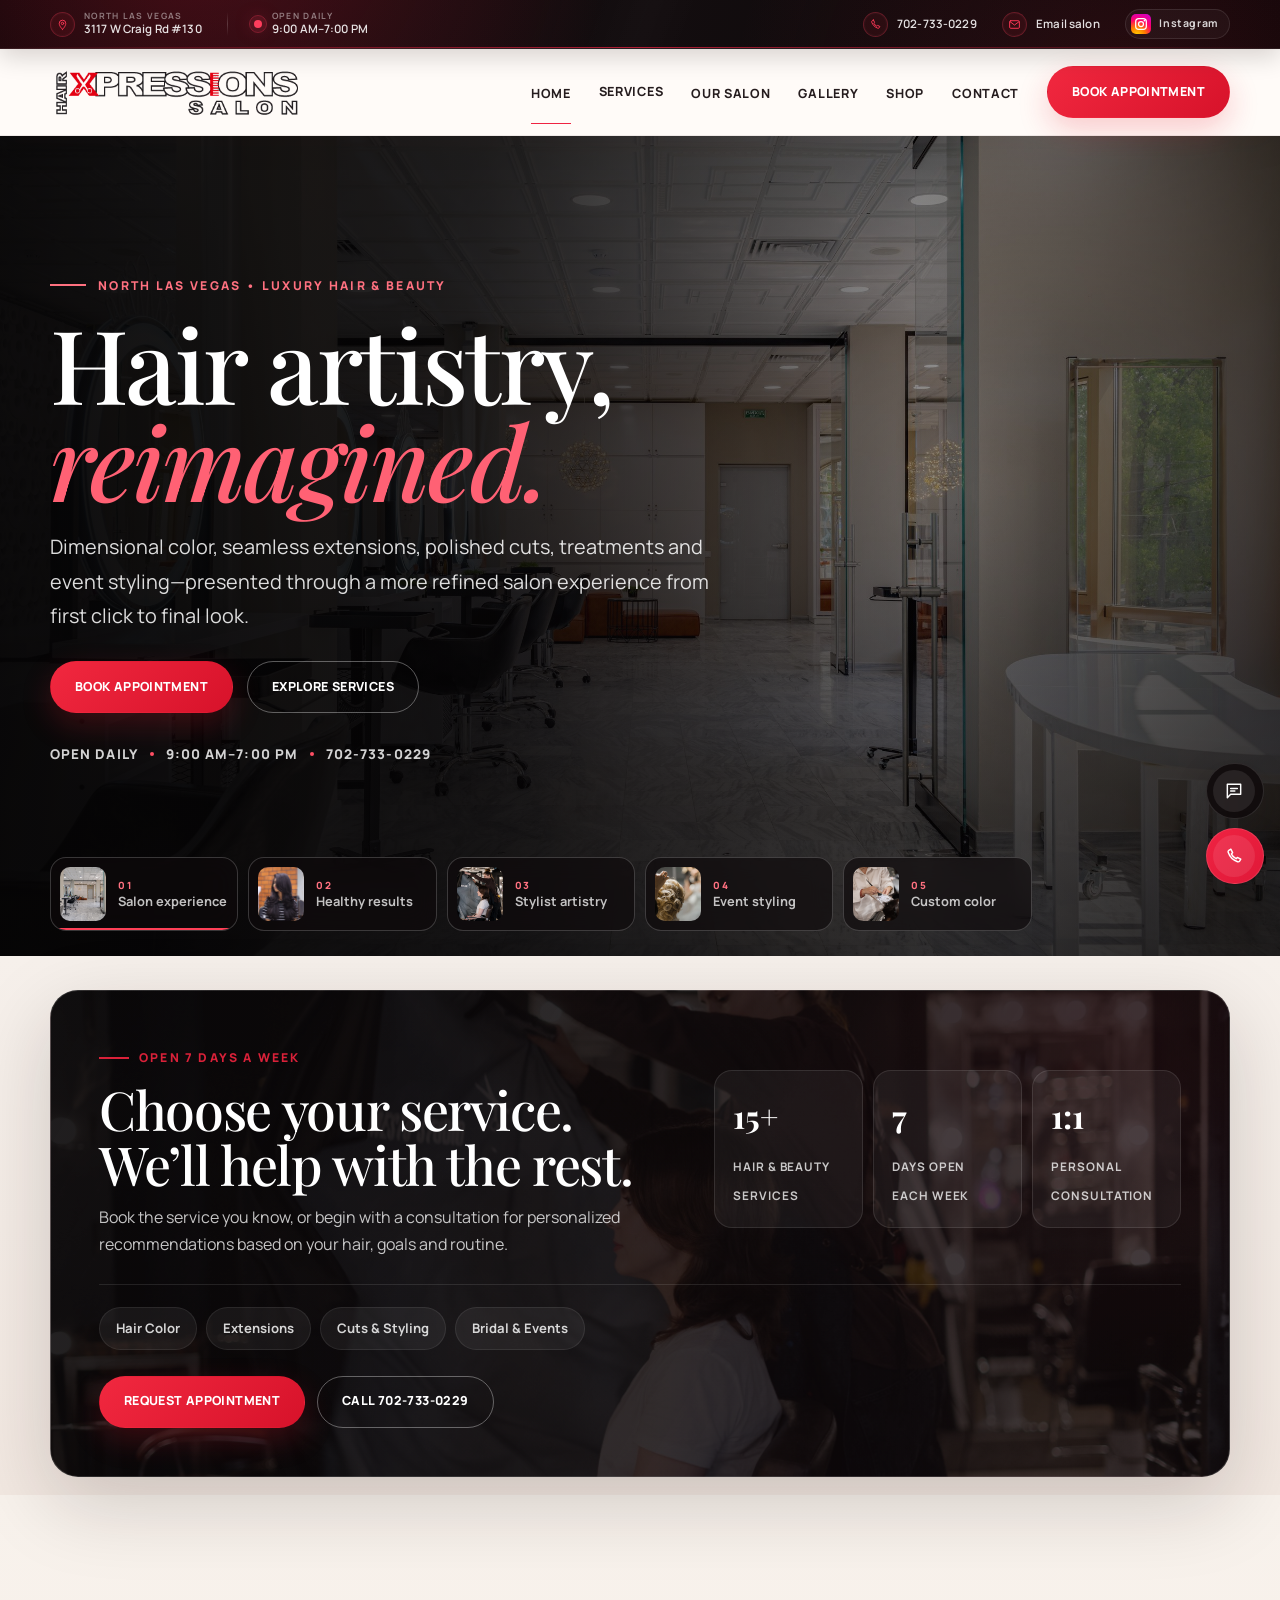
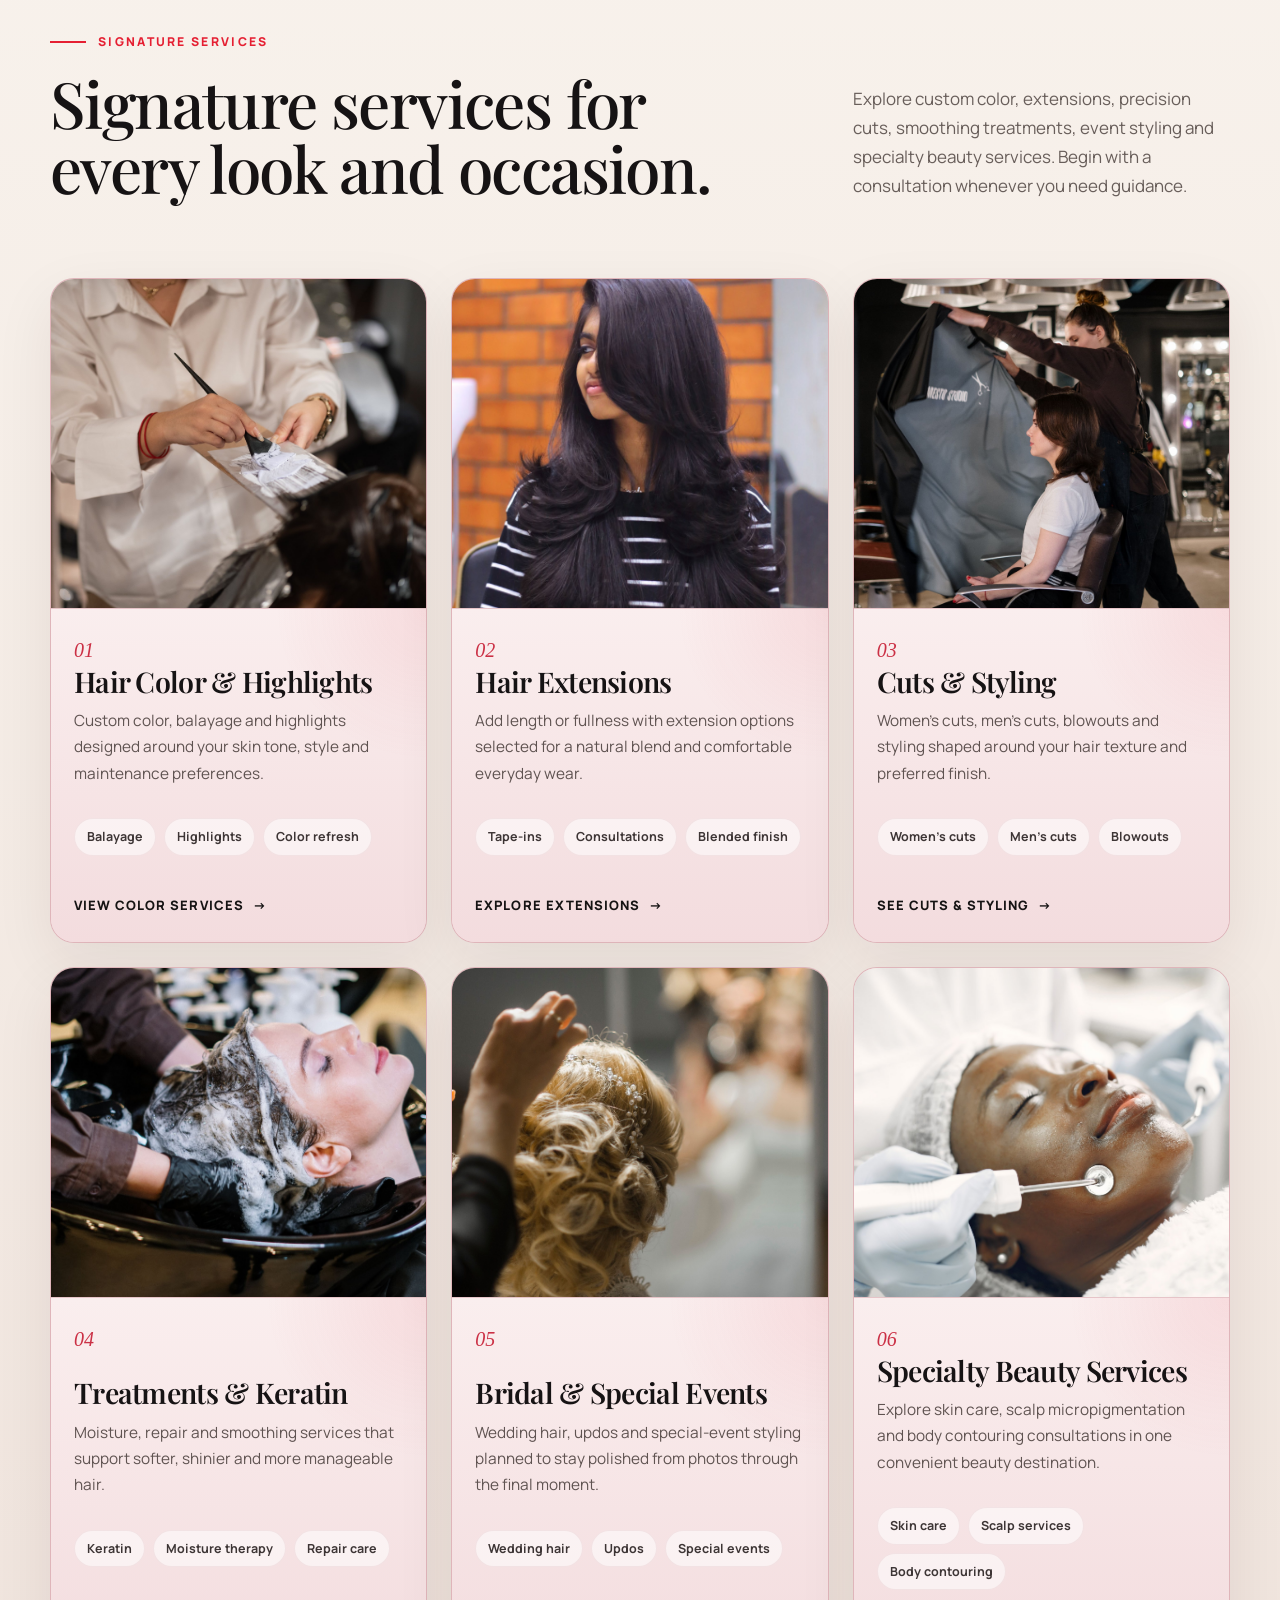
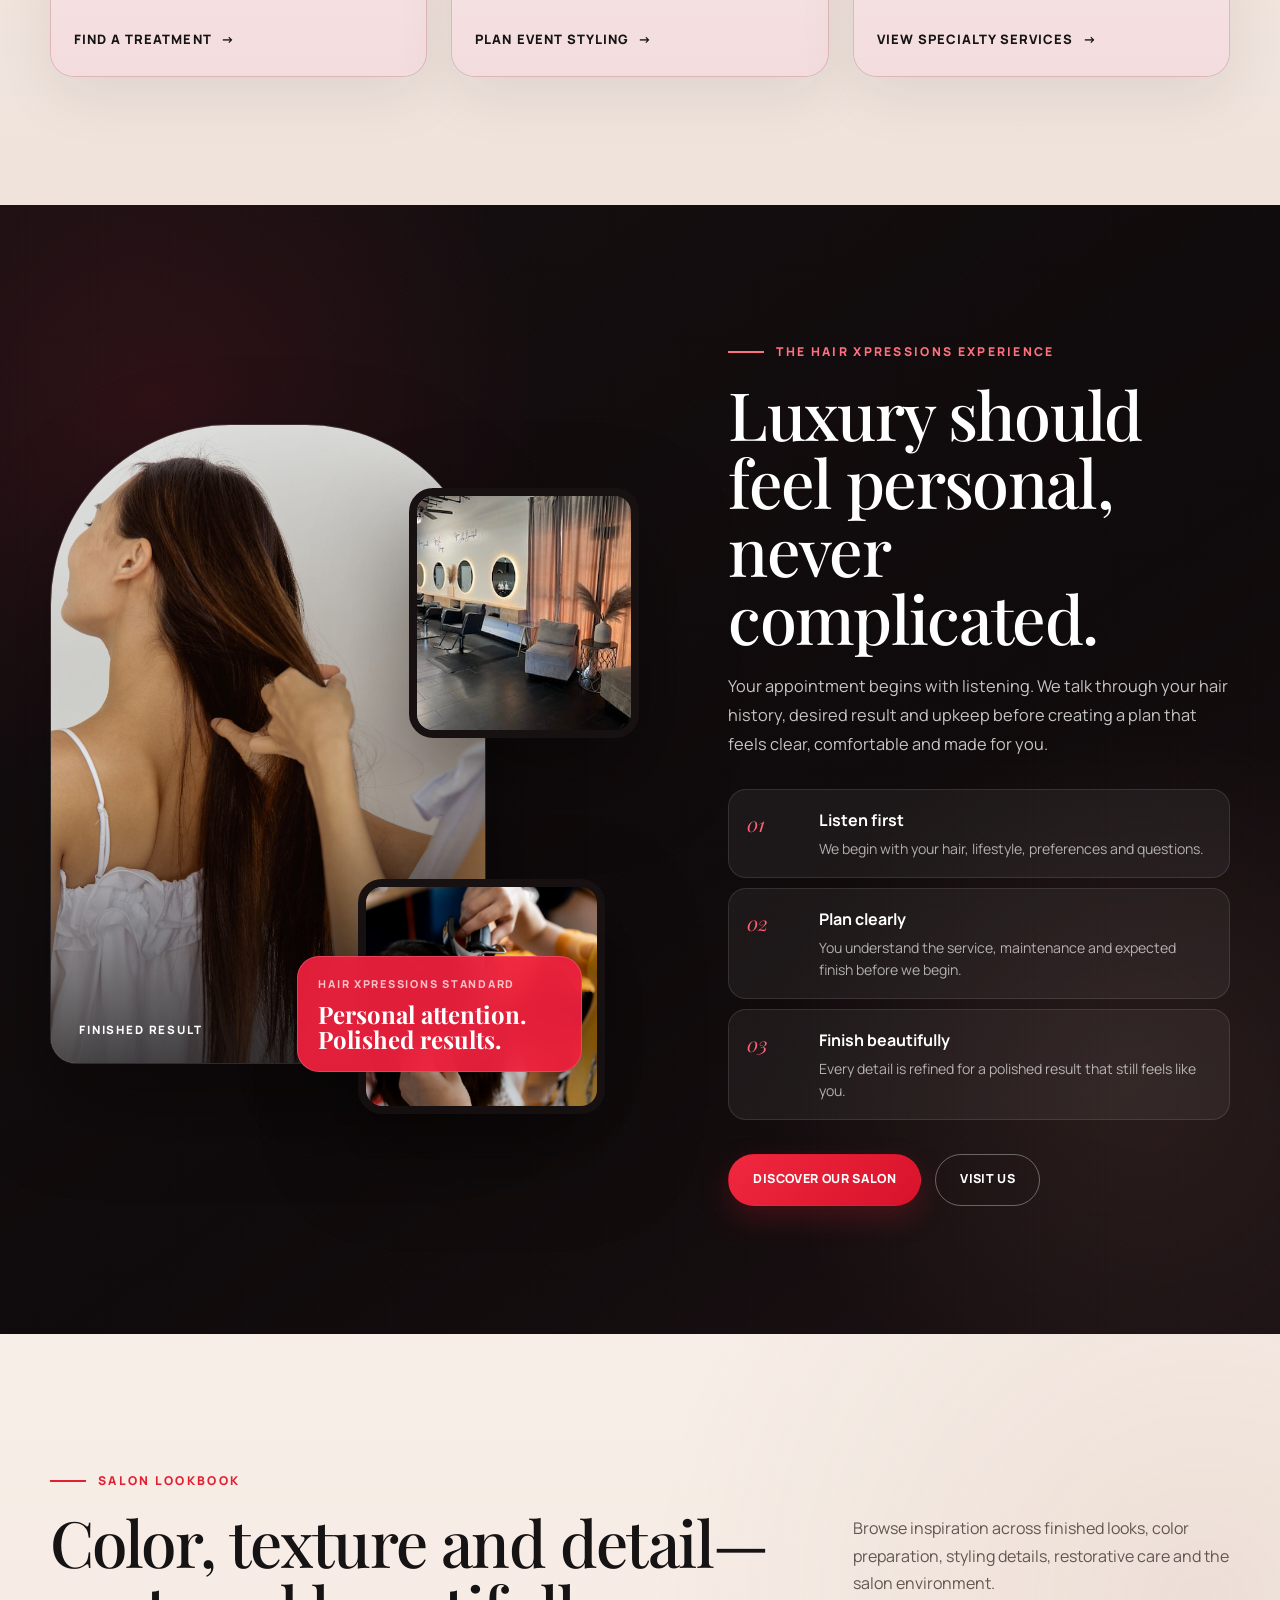
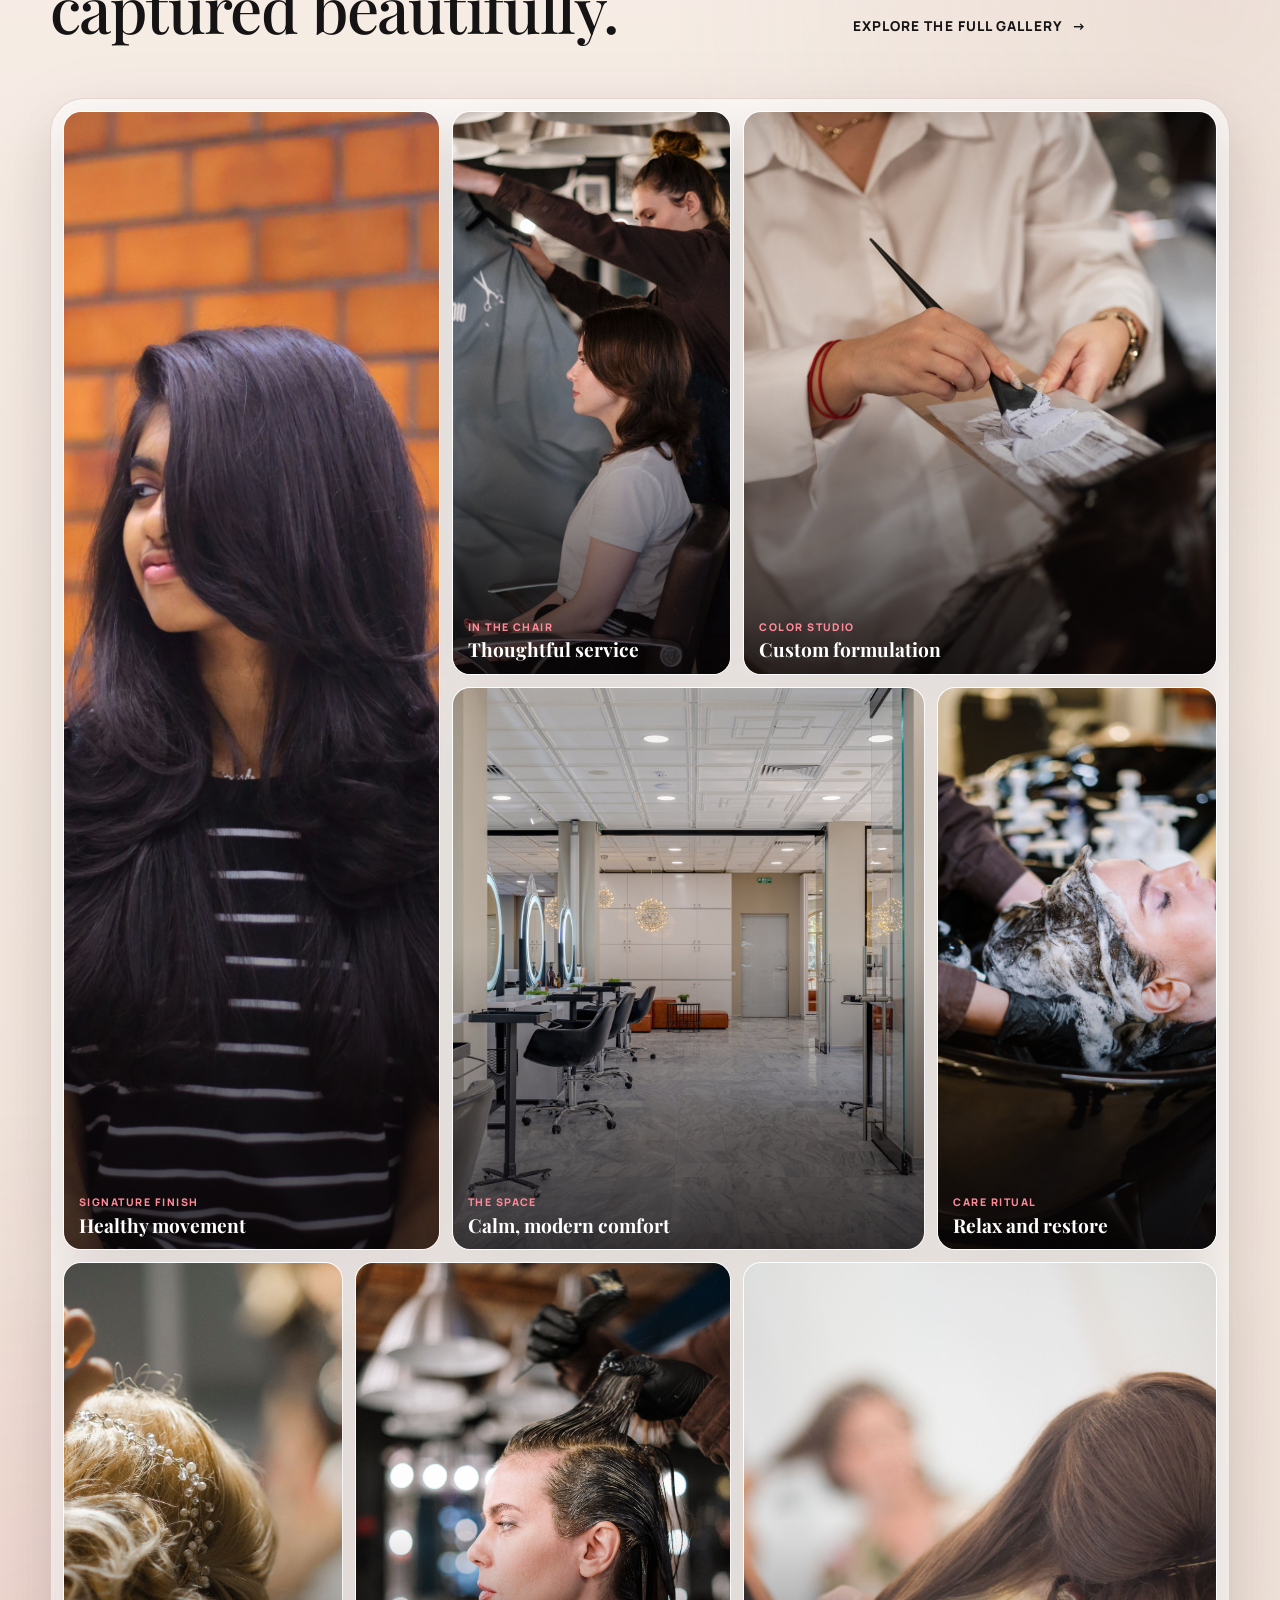
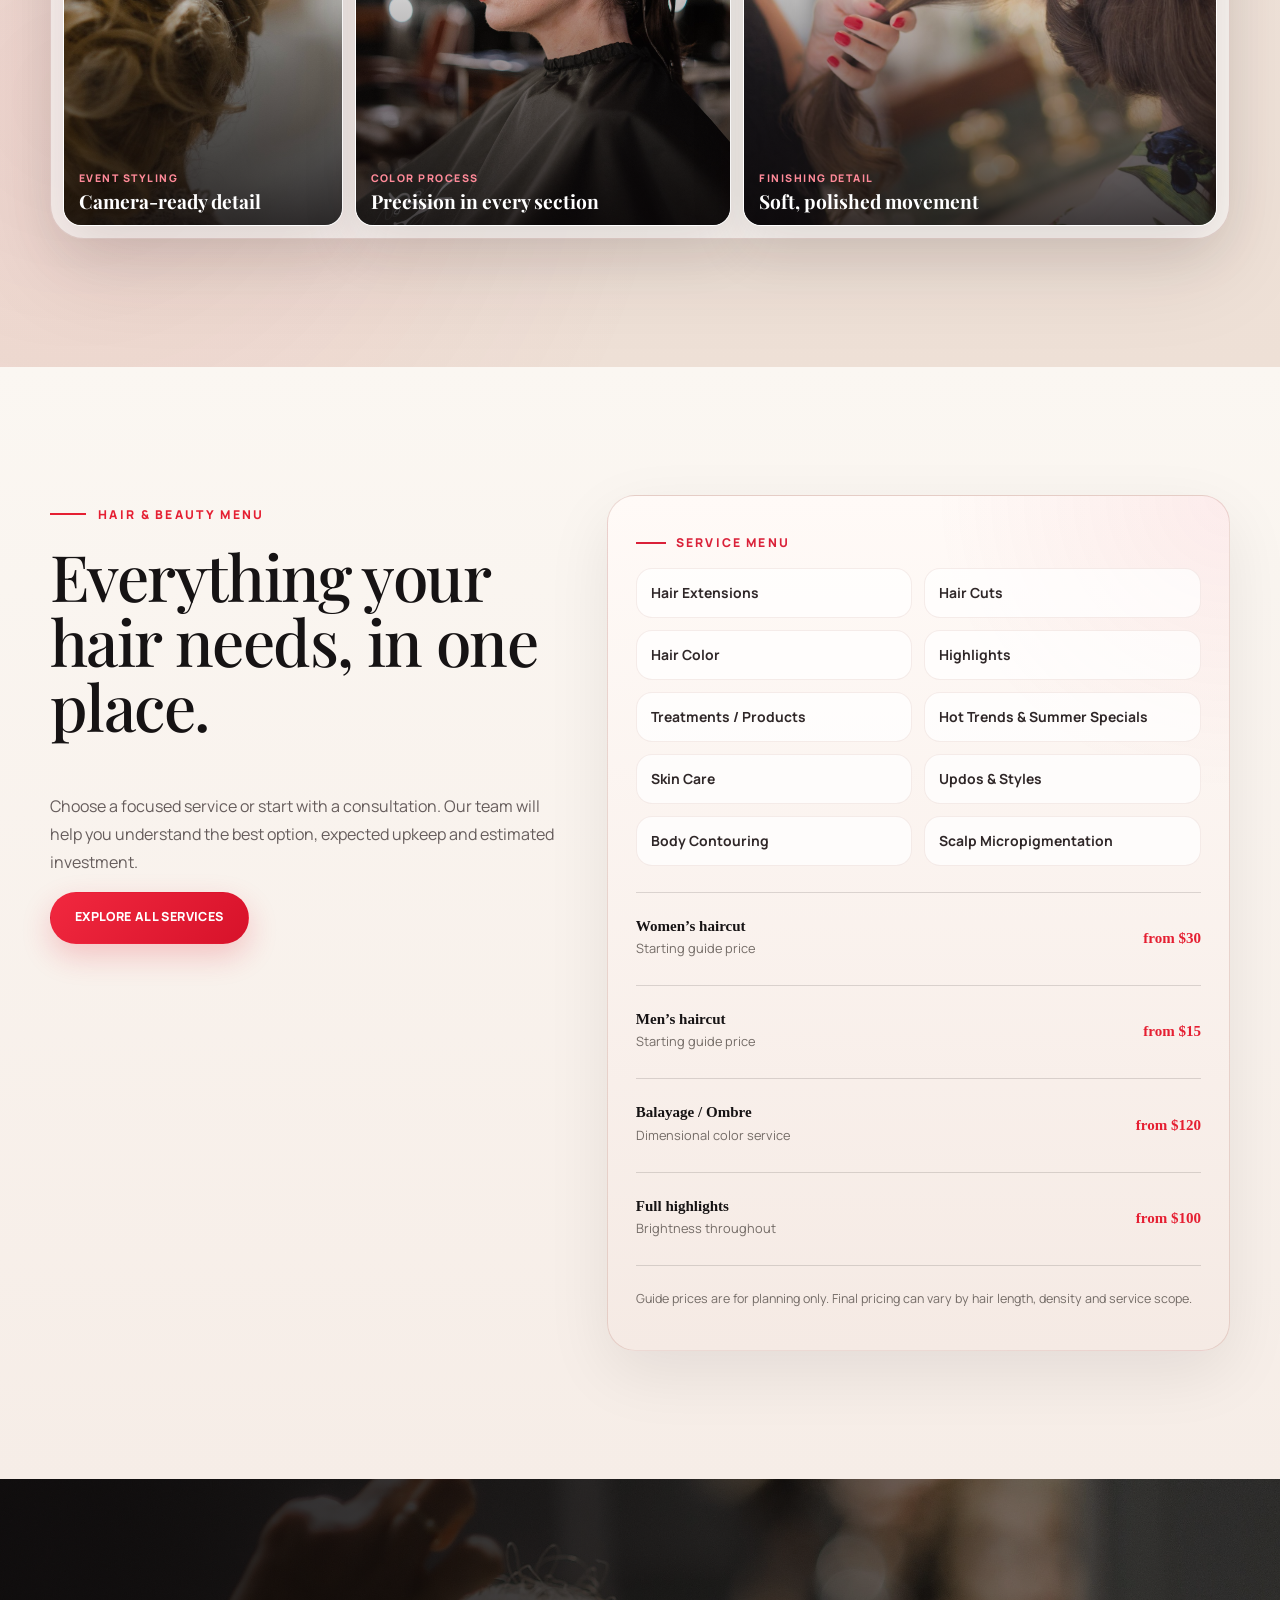
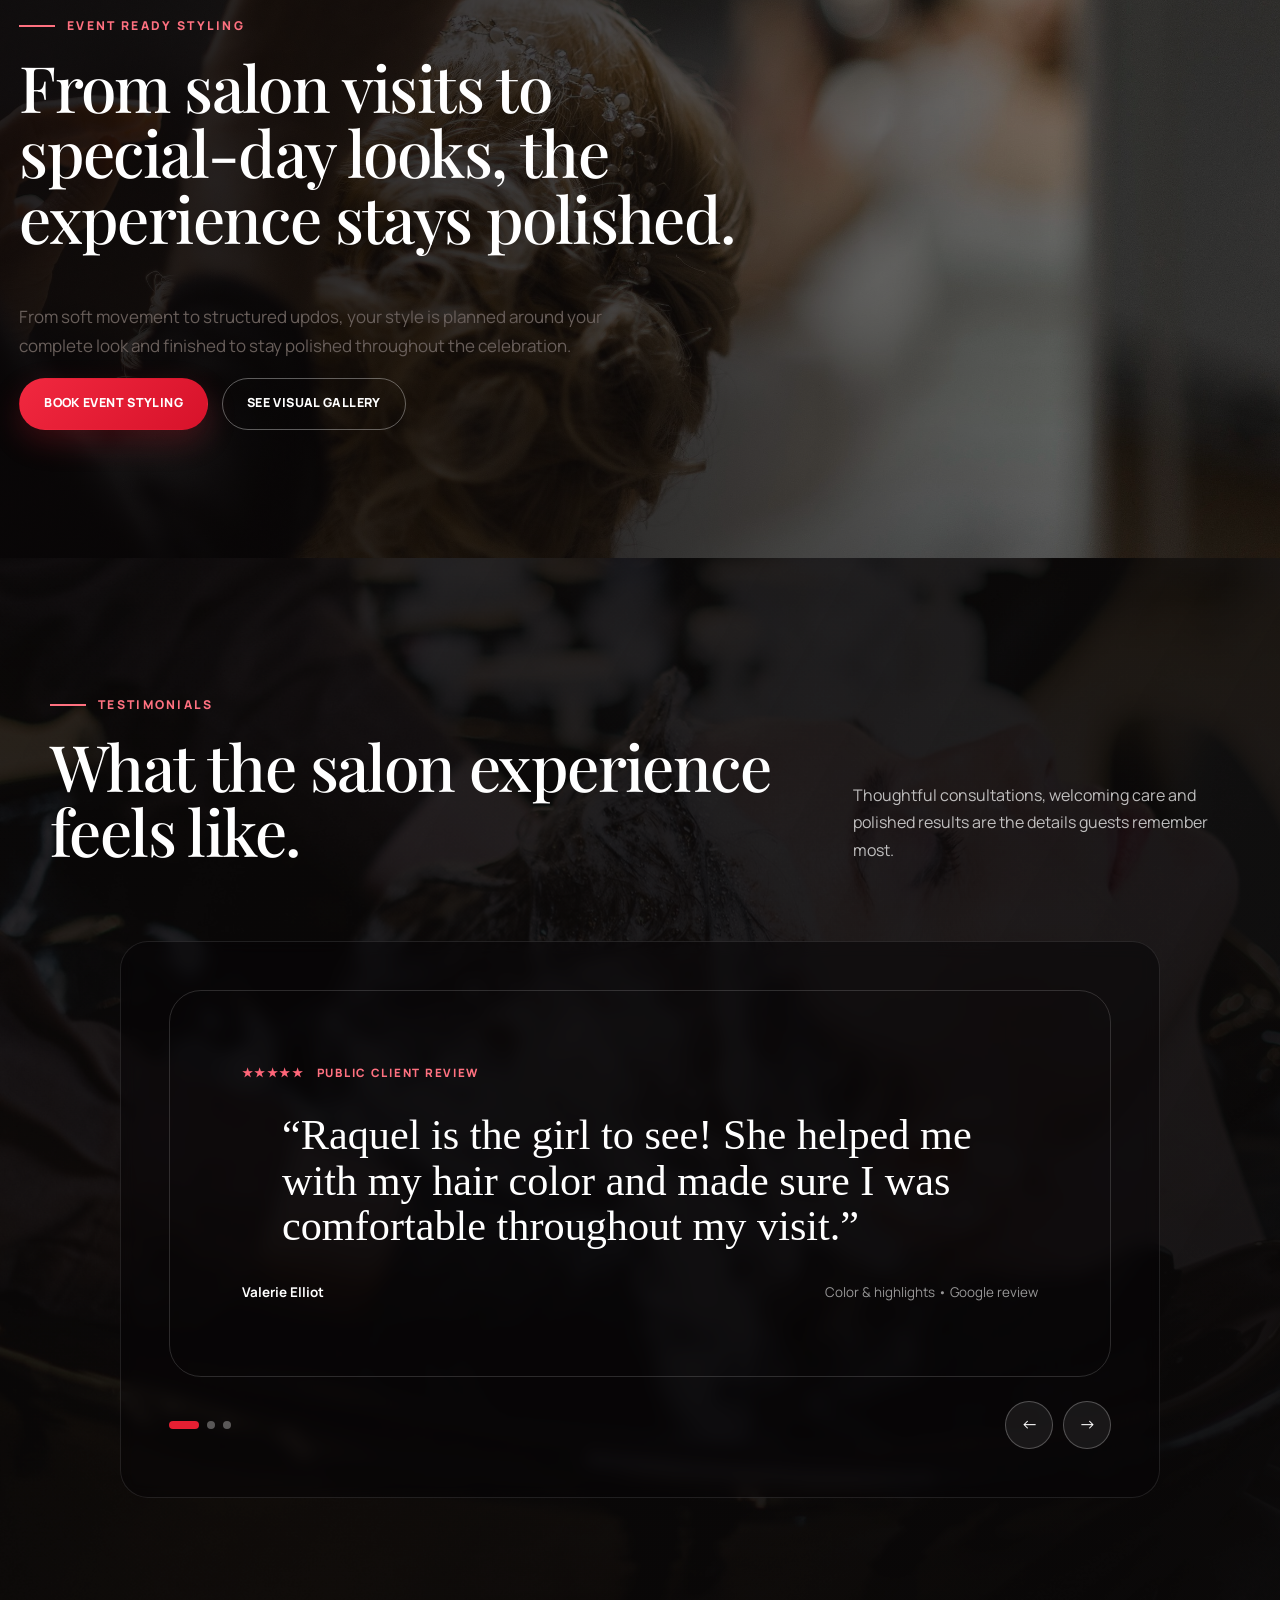
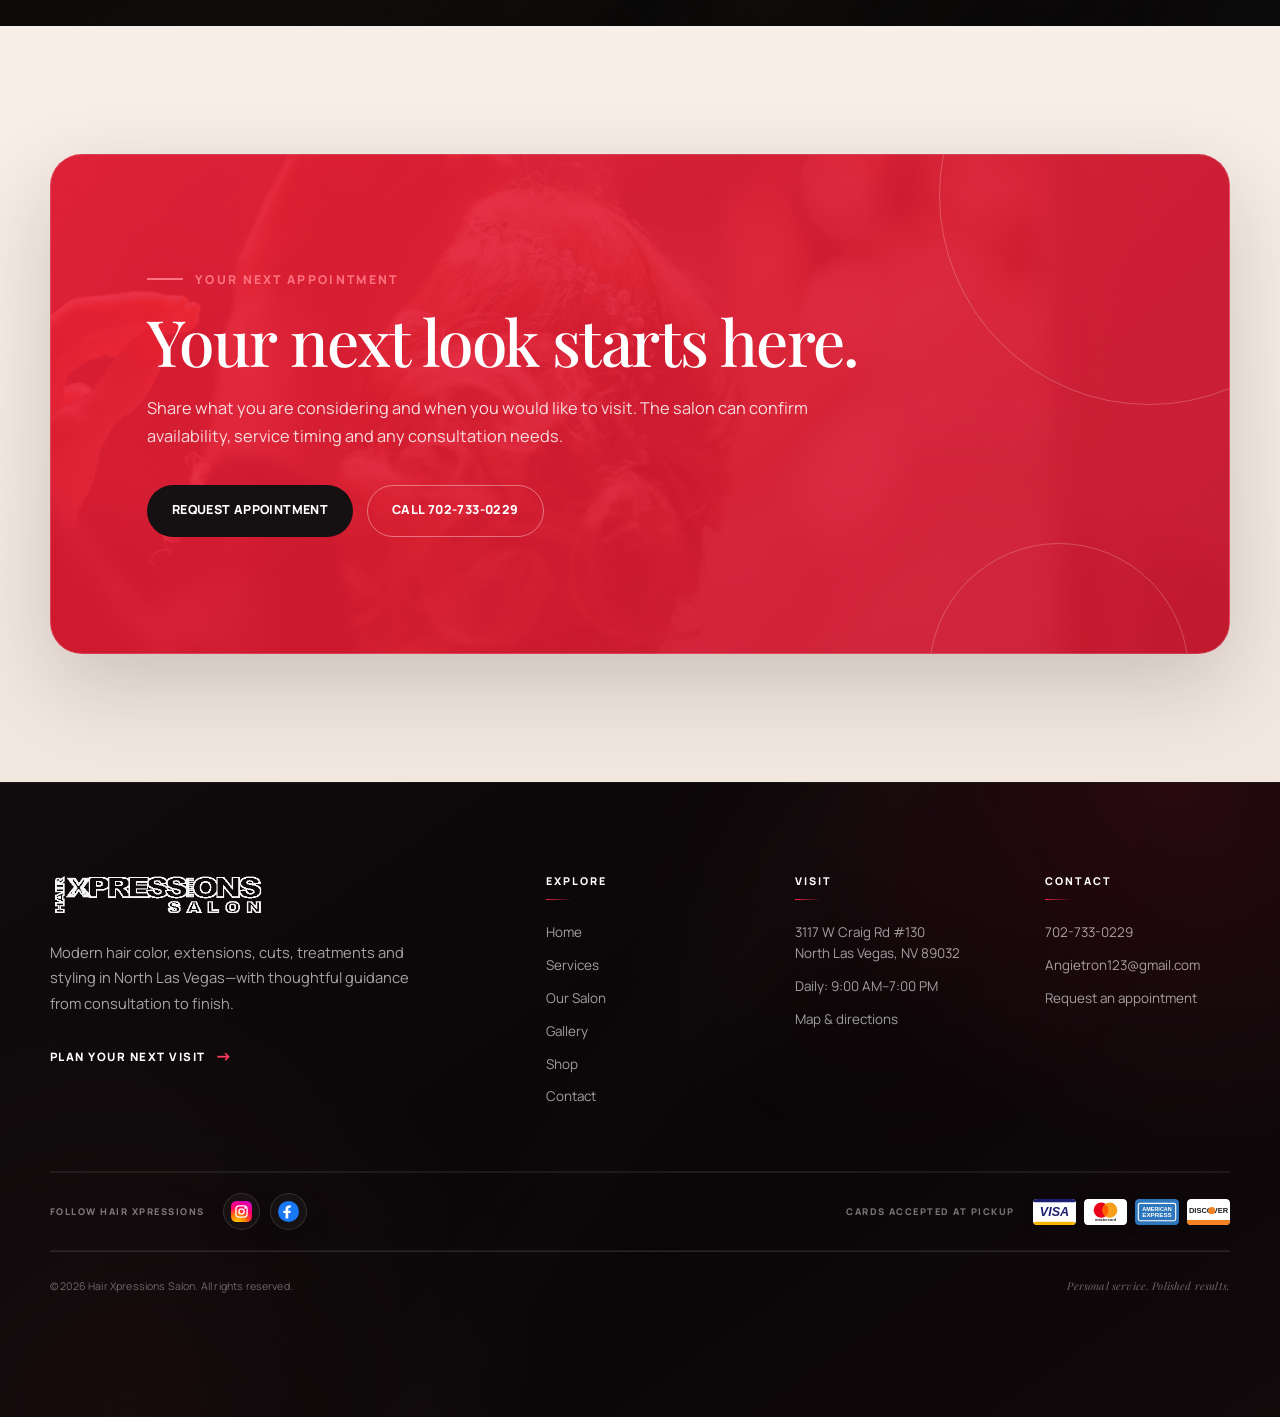
<file: index.html>
<!DOCTYPE html>

<html lang="en">
<head>
<meta charset="utf-8"/>
<meta content="width=device-width, initial-scale=1" name="viewport"/>
<title>Hair Xpressions Salon | Luxury Hair Color, Extensions &amp; Styling in North Las Vegas</title>
<meta content="Explore custom hair color, extensions, cuts, treatments, bridal styling and specialty beauty services at Hair Xpressions Salon in North Las Vegas." name="description"/>
<meta content="#131112" name="theme-color"/>
<link href="assets/images/logo.png" rel="icon" type="image/png"/>
<link as="image" href="assets/images/salon-interior.jpg" rel="preload"/>
<link href="https://fonts.googleapis.com" rel="preconnect"/>
<link crossorigin="" href="https://fonts.gstatic.com" rel="preconnect"/>
<link href="https://fonts.googleapis.com/css2?family=Playfair+Display:wght@500;600;700;800&amp;family=Manrope:wght@400;500;600;700;800&amp;display=swap" rel="stylesheet"/>
<link href="assets/css/style.css" rel="stylesheet"/><link href="assets/css/home-final.css" rel="stylesheet"/>
<script type="application/ld+json">
  {
    "@context": "https://schema.org",
    "@type": "HairSalon",
    "name": "Hair Xpressions Salon",
    "url": "https://www.hairxpressionssalon.net/",
    "telephone": "+1-702-733-0229",
    "email": "Angietron123@gmail.com",
    "address": {
      "@type": "PostalAddress",
      "streetAddress": "3117 W Craig Rd #130",
      "addressLocality": "North Las Vegas",
      "addressRegion": "NV",
      "postalCode": "89032",
      "addressCountry": "US"
    },
    "openingHours": "Mo-Su 09:00-19:00",
    "sameAs": [
      "https://www.instagram.com/hairxpressionssalon/",
      "https://www.facebook.com/HairXpressionsSalon/"
    ]
  }
  </script>
<link href="assets/css/global-final.css" rel="stylesheet"/></head>
<body data-page="home">
<a class="skip-link" href="#main-content">Skip to content</a>
<div class="topbar luxury-topbar global-topbar">
<div class="container topbar-inner">
<div class="topbar-cluster topbar-primary">
<a aria-label="View salon location and directions" class="topbar-item topbar-location" href="contact.html#directions">
<span aria-hidden="true" class="topbar-icon"><svg viewbox="0 0 24 24"><path d="M12 21s6-5.3 6-11a6 6 0 1 0-12 0c0 5.7 6 11 6 11Z"></path><circle cx="12" cy="10" r="2.2"></circle></svg></span>
<span class="topbar-copy"><small>North Las Vegas</small><strong>3117 W Craig Rd #130</strong></span>
</a>
<span aria-hidden="true" class="topbar-separator"></span>
<span class="topbar-item topbar-hours">
<span aria-hidden="true" class="topbar-status-dot"></span>
<span class="topbar-copy"><small>Open daily</small><strong>9:00 AM–7:00 PM</strong></span>
</span>
</div>
<div class="topbar-cluster topbar-actions">
<a class="topbar-item" href="tel:+17027330229">
<span aria-hidden="true" class="topbar-icon"><svg viewbox="0 0 24 24"><path d="M8.2 3.8 5.8 5.2c-.8.5-1.1 1.5-.8 2.4 1.8 5.3 6 9.5 11.3 11.3.9.3 1.9 0 2.4-.8l1.4-2.4-4.1-2-1.5 1.5c-2.5-1.1-4.6-3.2-5.7-5.7L10.3 8 8.2 3.8Z"></path></svg></span>
<span class="topbar-action-label">702-733-0229</span>
</a>
<a class="topbar-item topbar-email" href="mailto:Angietron123@gmail.com">
<span aria-hidden="true" class="topbar-icon"><svg viewbox="0 0 24 24"><rect height="14" rx="2" width="18" x="3" y="5"></rect><path d="m4 7 8 6 8-6"></path></svg></span>
<span class="topbar-action-label">Email salon</span>
</a>
<a aria-label="Hair Xpressions Salon on Instagram" class="topbar-social" href="https://www.instagram.com/hairxpressionssalon/" rel="noopener" target="_blank">
<img alt="" height="20" src="assets/images/brand-icons/instagram.svg" width="20"/>
<span>Instagram</span>
</a>
</div>
</div>
</div>
<header class="global-site-header site-header-luxury site-header">
<div class="container nav-inner">
<a aria-label="Hair Xpressions Salon home" class="brand" href="index.html">
<img alt="Hair Xpressions Salon" height="78" src="assets/images/logo.png" width="389"/>
</a>
<nav aria-label="Primary navigation" class="desktop-nav">
<ul class="nav-list">
<li><a data-nav="home" href="index.html">Home</a></li>
<li class="nav-has-dropdown">
<a aria-haspopup="true" class="nav-services-link" data-nav="services" href="services.html">
    Services 
</a>
<div aria-label="Services submenu" class="services-mega-menu">
<div class="mega-menu-intro">
<span class="mega-kicker">Hair &amp; beauty menu</span>
<h3>Find the right service faster.</h3>
<p>Explore color, extensions, cuts, treatments, event styling and specialty beauty services.</p>
<a class="mega-feature-link" href="book.html">Start with a consultation <span aria-hidden="true">→</span></a>
</div>
<div class="mega-menu-links"><a href="services.html"><span>Services Overview</span><span aria-hidden="true">→</span></a><a href="services.html#extensions"><span>Hair Extensions</span><span aria-hidden="true">→</span></a><a href="services.html#cuts"><span>Hair Cuts</span><span aria-hidden="true">→</span></a><a href="services.html#color"><span>Hair Color</span><span aria-hidden="true">→</span></a><a href="services.html#color"><span>Highlights</span><span aria-hidden="true">→</span></a><a href="services.html#treatments"><span>Treatments / Products</span><span aria-hidden="true">→</span></a><a href="services.html#events"><span>Hot Trends &amp; Summer Specials</span><span aria-hidden="true">→</span></a><a href="services.html#specialty"><span>Skin Care</span><span aria-hidden="true">→</span></a><a href="services.html#events"><span>Updos and Styles</span><span aria-hidden="true">→</span></a><a href="services.html#specialty"><span>Body Contouring</span><span aria-hidden="true">→</span></a><a href="services.html#specialty"><span>Scalp Micropigmentation</span><span aria-hidden="true">→</span></a></div>
</div>
</li>
<li><a data-nav="about" href="about.html">Our Salon</a></li>
<li><a data-nav="gallery" href="gallery.html">Gallery</a></li>
<li><a data-nav="shop" href="shop.html">Shop</a></li>
<li><a data-nav="contact" href="contact.html">Contact</a></li>
<li><a class="btn btn-primary" data-nav="book" href="book.html">Book appointment</a></li>
</ul>
</nav>
<button aria-controls="mobile-menu" aria-expanded="false" aria-label="Open menu" class="menu-toggle" type="button">
<span aria-hidden="true" class="menu-lines"></span>
</button>
</div>
</header>
<div aria-hidden="true" class="mobile-menu" id="mobile-menu">
<div class="mobile-menu-inner">
<nav aria-label="Mobile navigation">
<ul class="mobile-nav-list">
<li><a data-nav="home" href="index.html">Home</a></li>
<li class="mobile-services-item">
<details>
<summary>Services </summary>
<div class="mobile-service-links"><a href="services.html">Services Overview<span aria-hidden="true">→</span></a><a href="services.html#extensions">Hair Extensions<span aria-hidden="true">→</span></a><a href="services.html#cuts">Hair Cuts<span aria-hidden="true">→</span></a><a href="services.html#color">Hair Color<span aria-hidden="true">→</span></a><a href="services.html#color">Highlights<span aria-hidden="true">→</span></a><a href="services.html#treatments">Treatments / Products<span aria-hidden="true">→</span></a><a href="services.html#events">Hot Trends &amp; Summer Specials<span aria-hidden="true">→</span></a><a href="services.html#specialty">Skin Care<span aria-hidden="true">→</span></a><a href="services.html#events">Updos and Styles<span aria-hidden="true">→</span></a><a href="services.html#specialty">Body Contouring<span aria-hidden="true">→</span></a><a href="services.html#specialty">Scalp Micropigmentation<span aria-hidden="true">→</span></a></div>
</details>
</li>
<li><a data-nav="about" href="about.html">Our Salon</a></li>
<li><a data-nav="gallery" href="gallery.html">Gallery</a></li>
<li><a data-nav="shop" href="shop.html">Shop</a></li>
<li><a data-nav="contact" href="contact.html">Contact</a></li>
<li><a data-nav="book" href="book.html">Book</a></li>
</ul>
</nav>
<div class="mobile-menu-contact">
<span class="eyebrow eyebrow-light">Ready when you are</span>
<h3>Luxury service starts with a simple booking.</h3>
<div class="btn-row">
<a class="btn btn-primary" href="book.html">Request appointment</a>
<a class="btn btn-outline-light" href="tel:+17027330229">Call salon</a>
</div>
</div>
</div>
</div>
<main id="main-content">
<!-- HOME HERO: five-image auto slider with thumbnail navigation; high-resolution local images keep the moving hero crisp on retina displays. --><!-- FINAL HERO: continuously cycles through five salon/service images with a smooth cross-fade and slow zoom. --><section class="hero-luxury hero-luxury-refined">
<div aria-hidden="true" class="hero-slider">
<div class="hero-slide active" style="background-image:url('assets/images/salon-interior.jpg');background-position:50% 48%"></div><div class="hero-slide" style="background-image:url('assets/images/hair-result.jpg');background-position:50% 32%"></div><div class="hero-slide" style="background-image:url('assets/images/hero-salon.jpg');background-position:50% 45%"></div><div class="hero-slide" style="background-image:url('assets/images/bridal-style.jpg');background-position:50% 50%"></div><div class="hero-slide" style="background-image:url('assets/images/hair-color.jpg');background-position:50% 50%"></div></div>
<div class="hero-shade"></div>
<div class="container hero-luxury-grid hero-luxury-solo">
<div class="hero-copy-block reveal visible">
<span class="eyebrow eyebrow-light">North Las Vegas • Luxury Hair &amp; Beauty</span>
<h1>Hair artistry,<br/><em>reimagined.</em></h1>
<p class="hero-copy">Dimensional color, seamless extensions, polished cuts, treatments and event styling—presented through a more refined salon experience from first click to final look.</p>
<div class="btn-row">
<a class="btn btn-primary" href="book.html">Book appointment</a>
<a class="btn btn-outline-light" href="services.html">Explore services</a>
</div>
<div class="hero-trust-line">
<span>Open daily</span><i aria-hidden="true"></i><span>9:00 AM–7:00 PM</span><i aria-hidden="true"></i><a href="tel:+17027330229">702-733-0229</a>
</div>
</div>
</div>
<div class="container hero-slider-nav-wrap">
<div aria-label="Hero image navigation" class="hero-slider-nav hero-thumbnail-rail" role="tablist"><button aria-selected="true" class="hero-nav-dot active" data-hero-index="0" type="button"><img alt="" src="assets/images/salon-interior.jpg"/><span><small>01</small>Salon experience</span></button><button aria-selected="false" class="hero-nav-dot" data-hero-index="1" type="button"><img alt="" src="assets/images/hair-result.jpg"/><span><small>02</small>Healthy results</span></button><button aria-selected="false" class="hero-nav-dot" data-hero-index="2" type="button"><img alt="" src="assets/images/hero-salon.jpg"/><span><small>03</small>Stylist artistry</span></button><button aria-selected="false" class="hero-nav-dot" data-hero-index="3" type="button"><img alt="" src="assets/images/bridal-style.jpg"/><span><small>04</small>Event styling</span></button><button aria-selected="false" class="hero-nav-dot" data-hero-index="4" type="button"><img alt="" src="assets/images/hair-color.jpg"/><span><small>05</small>Custom color</span></button></div>
</div>
</section><!-- BOOKING CONCIERGE: primary booking summary displayed directly below the hero. --><!-- BOOKING CONCIERGE: guest-facing service shortcuts; keep this list intentionally limited to avoid visual clutter. --><section aria-label="Salon booking highlights" class="booking-concierge">
<div class="container">
<div class="booking-concierge-panel reveal">
<div class="concierge-heading">
<span class="panel-label">Open 7 days a week</span>
<h2>Choose your service. We’ll help with the rest.</h2>
<p>Book the service you know, or begin with a consultation for personalized recommendations based on your hair, goals and routine.</p>
</div>
<div class="concierge-stats">
<div><strong>15+</strong><span>Hair &amp; beauty services</span></div>
<div><strong>7</strong><span>Days open each week</span></div>
<div><strong>1:1</strong><span>Personal consultation</span></div>
</div>
<div class="concierge-services">
<a href="services.html#color">Hair Color</a>
<a href="services.html#extensions">Extensions</a>
<a href="services.html#cuts">Cuts &amp; Styling</a>
<a href="services.html#events">Bridal &amp; Events</a>
</div>
<div class="concierge-actions">
<a class="btn btn-primary" href="book.html">Request appointment</a>
<a class="btn btn-outline-light" href="tel:+17027330229">Call 702-733-0229</a>
</div>
</div>
</div>
</section>
<!-- SIGNATURE SERVICES: equal-height flex cards; the blush content panel must fill each card to the bottom. --><!-- SIGNATURE SERVICES: equal-height cards use a blush content panel; card links align to the bottom via flexbox. --><section class="section home-services-section">
<div class="container">
<div class="section-header reveal">
<div>
<span class="eyebrow">Signature services</span>
<h2>Signature services for every look and occasion.</h2>
</div>
<p>Explore custom color, extensions, precision cuts, smoothing treatments, event styling and specialty beauty services. Begin with a consultation whenever you need guidance.</p>
</div>
<div class="service-showcase-grid">
<article class="service-showcase-card reveal">
<div class="service-thumb"><img alt="Hair color products being prepared" loading="lazy" src="assets/images/hair-color.jpg"/></div>
<div class="service-card-copy">
<span class="service-number">01</span>
<h3>Hair Color &amp; Highlights</h3>
<p>Custom color, balayage and highlights designed around your skin tone, style and maintenance preferences.</p>
<ul class="mini-list"><li>Balayage</li><li>Highlights</li><li>Color refresh</li></ul>
<a class="text-link" href="services.html#color">View color services</a>
</div>
</article>
<article class="service-showcase-card reveal">
<div class="service-thumb"><img alt="Long dark hair result" loading="lazy" src="assets/images/hair-result.jpg"/></div>
<div class="service-card-copy">
<span class="service-number">02</span>
<h3>Hair Extensions</h3>
<p>Add length or fullness with extension options selected for a natural blend and comfortable everyday wear.</p>
<ul class="mini-list"><li>Tape-ins</li><li>Consultations</li><li>Blended finish</li></ul>
<a class="text-link" href="services.html#extensions">Explore extensions</a>
</div>
</article>
<article class="service-showcase-card reveal">
<div class="service-thumb"><img alt="Stylist working with a salon guest" loading="lazy" src="assets/images/hero-salon.jpg"/></div>
<div class="service-card-copy">
<span class="service-number">03</span>
<h3>Cuts &amp; Styling</h3>
<p>Women’s cuts, men’s cuts, blowouts and styling shaped around your hair texture and preferred finish.</p>
<ul class="mini-list"><li>Women’s cuts</li><li>Men’s cuts</li><li>Blowouts</li></ul>
<a class="text-link" href="services.html#cuts">See cuts &amp; styling</a>
</div>
</article>
<article class="service-showcase-card reveal">
<div class="service-thumb"><img alt="Hair treatment and wash experience" loading="lazy" src="assets/images/hair-wash.jpg"/></div>
<div class="service-card-copy">
<span class="service-number">04</span>
<h3>Treatments &amp; Keratin</h3>
<p>Moisture, repair and smoothing services that support softer, shinier and more manageable hair.</p>
<ul class="mini-list"><li>Keratin</li><li>Moisture therapy</li><li>Repair care</li></ul>
<a class="text-link" href="services.html#treatments">Find a treatment</a>
</div>
</article>
<article class="service-showcase-card reveal">
<div class="service-thumb"><img alt="Bridal hairstyle detail" loading="lazy" src="assets/images/bridal-style.jpg"/></div>
<div class="service-card-copy">
<span class="service-number">05</span>
<h3>Bridal &amp; Special Events</h3>
<p>Wedding hair, updos and special-event styling planned to stay polished from photos through the final moment.</p>
<ul class="mini-list"><li>Wedding hair</li><li>Updos</li><li>Special events</li></ul>
<a class="text-link" href="services.html#events">Plan event styling</a>
</div>
</article>
<article class="service-showcase-card reveal">
<div class="service-thumb"><img alt="Professional skincare treatment in a beauty setting" decoding="async" loading="lazy" src="assets/images/specialty-skincare.jpg"/></div>
<div class="service-card-copy">
<span class="service-number">06</span>
<h3>Specialty Beauty Services</h3>
<p>Explore skin care, scalp micropigmentation and body contouring consultations in one convenient beauty destination.</p>
<ul class="mini-list"><li>Skin care</li><li>Scalp services</li><li>Body contouring</li></ul>
<a class="text-link" href="services.html#specialty">View specialty services</a>
</div>
</article>
</div>
</div>
</section>
<!-- LUXURY STORY: editorial image composition and value-led salon positioning. --><!-- SALON EXPERIENCE: customer-focused brand story; layered photography and value cards adapt at tablet/mobile breakpoints. --><section class="section home-story-section home-story-v5">
<div class="container story-luxe-layout">
<div class="story-luxe-media reveal">
<div class="story-image-frame story-image-main">
<img alt="Long healthy hair being styled with a polished finish" decoding="async" loading="lazy" src="assets/images/story-finished-hair.jpg"/>
<span class="story-image-label">Finished result</span>
</div>
<div class="story-image-frame story-image-side">
<img alt="Hair Xpressions Salon interior in North Las Vegas" decoding="async" loading="lazy" src="assets/images/real-salon-interior.jpg"/>
</div>
<div class="story-image-frame story-image-detail">
<img alt="Close-up of a professional styling service" decoding="async" loading="lazy" src="assets/images/story-styling-detail.jpg"/>
</div>
<div class="story-signature-card">
<span>Hair Xpressions standard</span>
<strong>Personal attention. Polished results.</strong>
</div>
</div>
<div class="story-luxe-copy reveal">
<span class="eyebrow eyebrow-light">The Hair Xpressions experience</span>
<h2>Luxury should feel personal, never complicated.</h2>
<p>Your appointment begins with listening. We talk through your hair history, desired result and upkeep before creating a plan that feels clear, comfortable and made for you.</p>
<div class="story-value-grid">
<article><span>01</span><div><strong>Listen first</strong><p>We begin with your hair, lifestyle, preferences and questions.</p></div></article>
<article><span>02</span><div><strong>Plan clearly</strong><p>You understand the service, maintenance and expected finish before we begin.</p></div></article>
<article><span>03</span><div><strong>Finish beautifully</strong><p>Every detail is refined for a polished result that still feels like you.</p></div></article>
</div>
<div class="btn-row">
<a class="btn btn-primary" href="about.html">Discover our salon</a>
<a class="btn btn-outline-light" href="contact.html">Visit us</a>
</div>
</div>
</div>
</section>
<!-- LOOKBOOK: responsive editorial grid; image areas change at tablet and mobile breakpoints. --><!-- LOOKBOOK: eight visually distinct local images/crops; full lightbox support remains in main.js. --><section class="section home-lookbook-section home-lookbook-v5">
<div class="container">
<div class="section-header reveal lookbook-heading-v5">
<div>
<span class="eyebrow">Salon lookbook</span>
<h2>Color, texture and detail—captured beautifully.</h2>
</div>
<div>
<p>Browse inspiration across finished looks, color preparation, styling details, restorative care and the salon environment.</p>
<a class="text-link" href="gallery.html">Explore the full gallery</a>
</div>
</div>
<div class="lookbook-grid lookbook-grid-v5">
<button class="lookbook-item look-a reveal" data-lightbox-alt="Long polished hair result" data-lightbox-src="assets/images/hair-result.jpg" type="button">
<img alt="Long polished hair result" loading="lazy" src="assets/images/hair-result.jpg"/>
<span class="lookbook-caption"><small>Signature finish</small><strong>Healthy movement</strong></span>
</button>
<button class="lookbook-item look-b reveal" data-lightbox-alt="Stylist working with salon client" data-lightbox-src="assets/images/hero-salon.jpg" type="button">
<img alt="Stylist working with salon client" loading="lazy" src="assets/images/hero-salon.jpg"/>
<span class="lookbook-caption"><small>In the chair</small><strong>Thoughtful service</strong></span>
</button>
<button class="lookbook-item look-c reveal" data-lightbox-alt="Professional color preparation" data-lightbox-src="assets/images/hair-color.jpg" type="button">
<img alt="Professional color preparation" loading="lazy" src="assets/images/hair-color.jpg"/>
<span class="lookbook-caption"><small>Color studio</small><strong>Custom formulation</strong></span>
</button>
<button class="lookbook-item look-d reveal" data-lightbox-alt="Modern salon interior" data-lightbox-src="assets/images/salon-interior.jpg" type="button">
<img alt="Modern salon interior" loading="lazy" src="assets/images/salon-interior.jpg"/>
<span class="lookbook-caption"><small>The space</small><strong>Calm, modern comfort</strong></span>
</button>
<button class="lookbook-item look-e reveal" data-lightbox-alt="Relaxing wash and treatment" data-lightbox-src="assets/images/hair-wash.jpg" type="button">
<img alt="Relaxing wash and treatment" loading="lazy" src="assets/images/hair-wash.jpg"/>
<span class="lookbook-caption"><small>Care ritual</small><strong>Relax and restore</strong></span>
</button>
<button class="lookbook-item look-f reveal" data-lightbox-alt="Bridal updo detail" data-lightbox-src="assets/images/bridal-style.jpg" type="button">
<img alt="Bridal updo detail" loading="lazy" src="assets/images/bridal-style.jpg"/>
<span class="lookbook-caption"><small>Event styling</small><strong>Camera-ready detail</strong></span>
</button>
<button class="lookbook-item look-g reveal" data-lightbox-alt="Professional hair color application in salon" data-lightbox-src="assets/images/look-color-session.jpg" type="button">
<img alt="Professional hair color application in salon" decoding="async" loading="lazy" src="assets/images/look-color-session.jpg"/>
<span class="lookbook-caption"><small>Color process</small><strong>Precision in every section</strong></span>
</button>
<button class="lookbook-item look-h reveal" data-lightbox-alt="Stylist finishing a brunette salon look" data-lightbox-src="assets/images/look-styling-finish.jpg" type="button">
<img alt="Stylist finishing a brunette salon look" decoding="async" loading="lazy" src="assets/images/look-styling-finish.jpg"/>
<span class="lookbook-caption"><small>Finishing detail</small><strong>Soft, polished movement</strong></span>
</button>
</div>
</div>
</section>
<!-- SERVICE DIRECTORY: customer-facing overview plus guide pricing; confirm prices before production launch. --><section class="section service-directory-section">
<div class="container service-directory-layout">
<div class="service-directory-copy reveal">
<span class="eyebrow">Hair &amp; beauty menu</span>
<h2>Everything your hair needs, in one place.</h2>
<p>Choose a focused service or start with a consultation. Our team will help you understand the best option, expected upkeep and estimated investment.</p>
<a class="btn btn-primary" href="services.html">Explore all services</a>
</div>
<div class="service-directory-board reveal">
<span class="directory-label">Service menu</span>
<div class="directory-grid">
<span>Hair Extensions</span>
<span>Hair Cuts</span>
<span>Hair Color</span>
<span>Highlights</span>
<span>Treatments / Products</span>
<span>Hot Trends &amp; Summer Specials</span>
<span>Skin Care</span>
<span>Updos &amp; Styles</span>
<span>Body Contouring</span>
<span>Scalp Micropigmentation</span>
</div>
<ul class="price-list compact-price-list">
<li class="price-item">
<div><strong>Women’s haircut</strong><small>Starting guide price</small></div>
<span class="price-value">from $30</span>
</li>
<li class="price-item">
<div><strong>Men’s haircut</strong><small>Starting guide price</small></div>
<span class="price-value">from $15</span>
</li>
<li class="price-item">
<div><strong>Balayage / Ombre</strong><small>Dimensional color service</small></div>
<span class="price-value">from $120</span>
</li>
<li class="price-item">
<div><strong>Full highlights</strong><small>Brightness throughout</small></div>
<span class="price-value">from $100</span>
</li>
</ul>
<p class="price-note">Guide prices are for planning only. Final pricing can vary by hair length, density and service scope.</p>
</div>
</div>
</section>
<section class="section section-dark luxe-banner-section">
<div class="luxe-banner-bg"><img alt="Bridal styling detail" loading="lazy" src="assets/images/bridal-style.jpg"/></div>
<div class="container luxe-banner-copy reveal">
<span class="eyebrow eyebrow-light">Event ready styling</span>
<h2>From salon visits to special-day looks, the experience stays polished.</h2>
<p>From soft movement to structured updos, your style is planned around your complete look and finished to stay polished throughout the celebration.</p>
<div class="btn-row">
<a class="btn btn-primary" href="book.html?service=Bridal%20%26%20Special%20Event%20Styling">Book event styling</a>
<a class="btn btn-outline-light" href="gallery.html">See visual gallery</a>
</div>
</div>
</section>
<!-- TESTIMONIALS: real public review excerpts with accessible JavaScript slider controls; confirm owner approval before production launch. --><section class="section section-dark home-testimonials-section">
<div class="container">
<div class="section-header reveal">
<div>
<span class="eyebrow eyebrow-light">Testimonials</span>
<h2>What the salon experience feels like.</h2>
</div>
<p>Thoughtful consultations, welcoming care and polished results are the details guests remember most.</p>
</div>
<div class="testimonial-shell reveal" data-testimonial-slider="">
<div class="testimonial-track">
<article aria-hidden="false" class="testimonial-slide active">
<div class="testimonial-label"><span aria-label="Five star feedback" class="testimonial-stars">★★★★★</span> Public client review</div>
<blockquote>“Raquel is the girl to see! She helped me with my hair color and made sure I was comfortable throughout my visit.”</blockquote>
<div class="testimonial-meta"><strong>Valerie Elliot</strong><span>Color &amp; highlights • Google review</span></div>
</article>
<article aria-hidden="true" class="testimonial-slide">
<div class="testimonial-label"><span aria-label="Five star feedback" class="testimonial-stars">★★★★★</span> Public client review</div>
<blockquote>“Emily does a great job on my hair every time. Highly recommend this place.”</blockquote>
<div class="testimonial-meta"><strong>Mary Lavern Rucker</strong><span>Salon experience • Google review</span></div>
</article>
<article aria-hidden="true" class="testimonial-slide">
<div class="testimonial-label"><span aria-label="Five star feedback" class="testimonial-stars">★★★★★</span> Public client review</div>
<blockquote>“It is clean, beautiful, and professional. There is nothing like going to a place you can trust and rely on.”</blockquote>
<div class="testimonial-meta"><strong>Hair Xpressions client</strong><span>Trust &amp; care • Public review highlight</span></div>
</article>
</div>
<div class="slider-controls">
<div aria-label="Select testimonial" class="slider-dots" role="tablist">
<button aria-label="Show testimonial 1" aria-selected="true" class="slider-dot active" type="button"></button>
<button aria-label="Show testimonial 2" aria-selected="false" class="slider-dot" type="button"></button>
<button aria-label="Show testimonial 3" aria-selected="false" class="slider-dot" type="button"></button>
</div>
<div class="slider-arrows">
<button aria-label="Previous testimonial" class="slider-arrow" data-slider-prev="" type="button">←</button>
<button aria-label="Next testimonial" class="slider-arrow" data-slider-next="" type="button">→</button>
</div>
</div>
</div>
</div>
</section>
<!-- FINAL CTA: appointment and phone conversion block. --><!-- FINAL CTA: appointment-focused copy; no redesign/prototype language is shown to salon visitors. --><section class="section home-launch-section">
<div class="container">
<div class="cta-panel reveal">
<span class="eyebrow eyebrow-light">Your next appointment</span>
<h2>Your next look starts here.</h2>
<p>Share what you are considering and when you would like to visit. The salon can confirm availability, service timing and any consultation needs.</p>
<div class="btn-row">
<a class="btn btn-dark" href="book.html">Request appointment</a>
<a class="btn btn-outline-light" href="tel:+17027330229">Call 702-733-0229</a>
</div>
</div>
</div>
</section>
</main>
<!-- FOOTER: social/payment brand assets plus contact information; no duplicate booking button. --><footer class="site-footer global-site-footer home-footer-refined home-footer-v5">
<div aria-hidden="true" class="footer-ambient"></div>
<div class="container footer-main footer-main-refined">
<div class="footer-brand">
<a aria-label="Hair Xpressions Salon home" class="footer-logo-link" href="index.html"><img alt="Hair Xpressions Salon" height="78" src="assets/images/logo.png" width="389"/></a>
<p>Modern hair color, extensions, cuts, treatments and styling in North Las Vegas—with thoughtful guidance from consultation to finish.</p>
<a class="footer-book-link" href="book.html">Plan your next visit <span aria-hidden="true">→</span></a>
</div>
<div class="footer-col">
<h3>Explore</h3>
<ul class="footer-links">
<li><a href="index.html">Home</a></li>
<li><a href="services.html">Services</a></li>
<li><a href="about.html">Our Salon</a></li>
<li><a href="gallery.html">Gallery</a></li>
<li><a href="shop.html">Shop</a></li>
<li><a href="contact.html">Contact</a></li>
</ul>
</div>
<div class="footer-col">
<h3>Visit</h3>
<ul class="footer-links footer-visit-links">
<li><a href="contact.html#directions">3117 W Craig Rd #130<br/>North Las Vegas, NV 89032</a></li>
<li><span>Daily: 9:00 AM–7:00 PM</span></li>
<li><a href="contact.html#directions">Map &amp; directions</a></li>
</ul>
</div>
<div class="footer-col">
<h3>Contact</h3>
<ul class="footer-links">
<li><a href="tel:+17027330229">702-733-0229</a></li>
<li><a href="mailto:Angietron123@gmail.com">Angietron123@gmail.com</a></li>
<li><a href="book.html">Request an appointment</a></li>
</ul>
</div>
</div>
<div class="container footer-brand-strip">
<div class="footer-social-area">
<span class="footer-small-label">Follow Hair Xpressions</span>
<div class="social-logo-links">
<a aria-label="Instagram" href="https://www.instagram.com/hairxpressionssalon/" rel="noopener" target="_blank"><img alt="Instagram" src="assets/images/brand-icons/instagram.svg"/></a>
<a aria-label="Facebook" href="https://www.facebook.com/HairXpressionsSalon/" rel="noopener" target="_blank"><img alt="Facebook" src="assets/images/brand-icons/facebook.svg"/></a>
</div>
</div>
<div class="footer-payment-area">
<span class="footer-small-label">Cards accepted at pickup</span>
<div aria-label="Cards accepted at salon pickup" class="payment-logo-row">
<img alt="Visa" src="assets/images/brand-icons/visa.svg"/>
<img alt="Mastercard" src="assets/images/brand-icons/mastercard.svg"/>
<img alt="American Express" src="assets/images/brand-icons/amex.svg"/>
<img alt="Discover" src="assets/images/brand-icons/discover.svg"/>
</div>
</div>
</div>
<div class="container footer-bottom footer-bottom-refined">
<p>© <span data-current-year=""></span> Hair Xpressions Salon. All rights reserved.</p>
<p class="footer-signoff">Personal service. Polished results.</p>
</div>
</footer><div aria-label="Quick contact options" class="footer-contact-fab global-contact-fab">
<a class="fab-action fab-message" href="contact.html">
<span aria-hidden="true" class="fab-icon"><svg viewbox="0 0 24 24"><path d="M4 4h16v12H8l-4 4V4zm4 5h8M8 12h5"></path></svg></span>
<span><small>Questions or availability?</small><strong>Send a Message</strong></span>
</a>
<a class="fab-action fab-call" href="tel:+17027330229">
<span aria-hidden="true" class="fab-icon"><svg viewbox="0 0 24 24"><path d="M8.2 3.8 5.8 5.2c-.8.5-1.1 1.5-.8 2.4 1.8 5.3 6 9.5 11.3 11.3.9.3 1.9 0 2.4-.8l1.4-2.4-4.1-2-1.5 1.5c-2.5-1.1-4.6-3.2-5.7-5.7L10.3 8 8.2 3.8Z"></path></svg></span>
<span><small>Speak with the salon</small><strong>Call Now</strong></span>
</a>
</div>
<!-- FLOATING CONTACT: compact bottom-right message/call actions; responsive sizes are defined in CSS. -->
<div aria-hidden="true" aria-label="Image preview" aria-modal="true" class="lightbox" role="dialog">
<button aria-label="Close image preview" class="lightbox-close" type="button">×</button>
<img alt="Salon inspiration image" src="assets/images/hero-salon.jpg"/>
</div>
<script defer="" src="assets/js/main.js"></script>
</body>
</html>
</file>
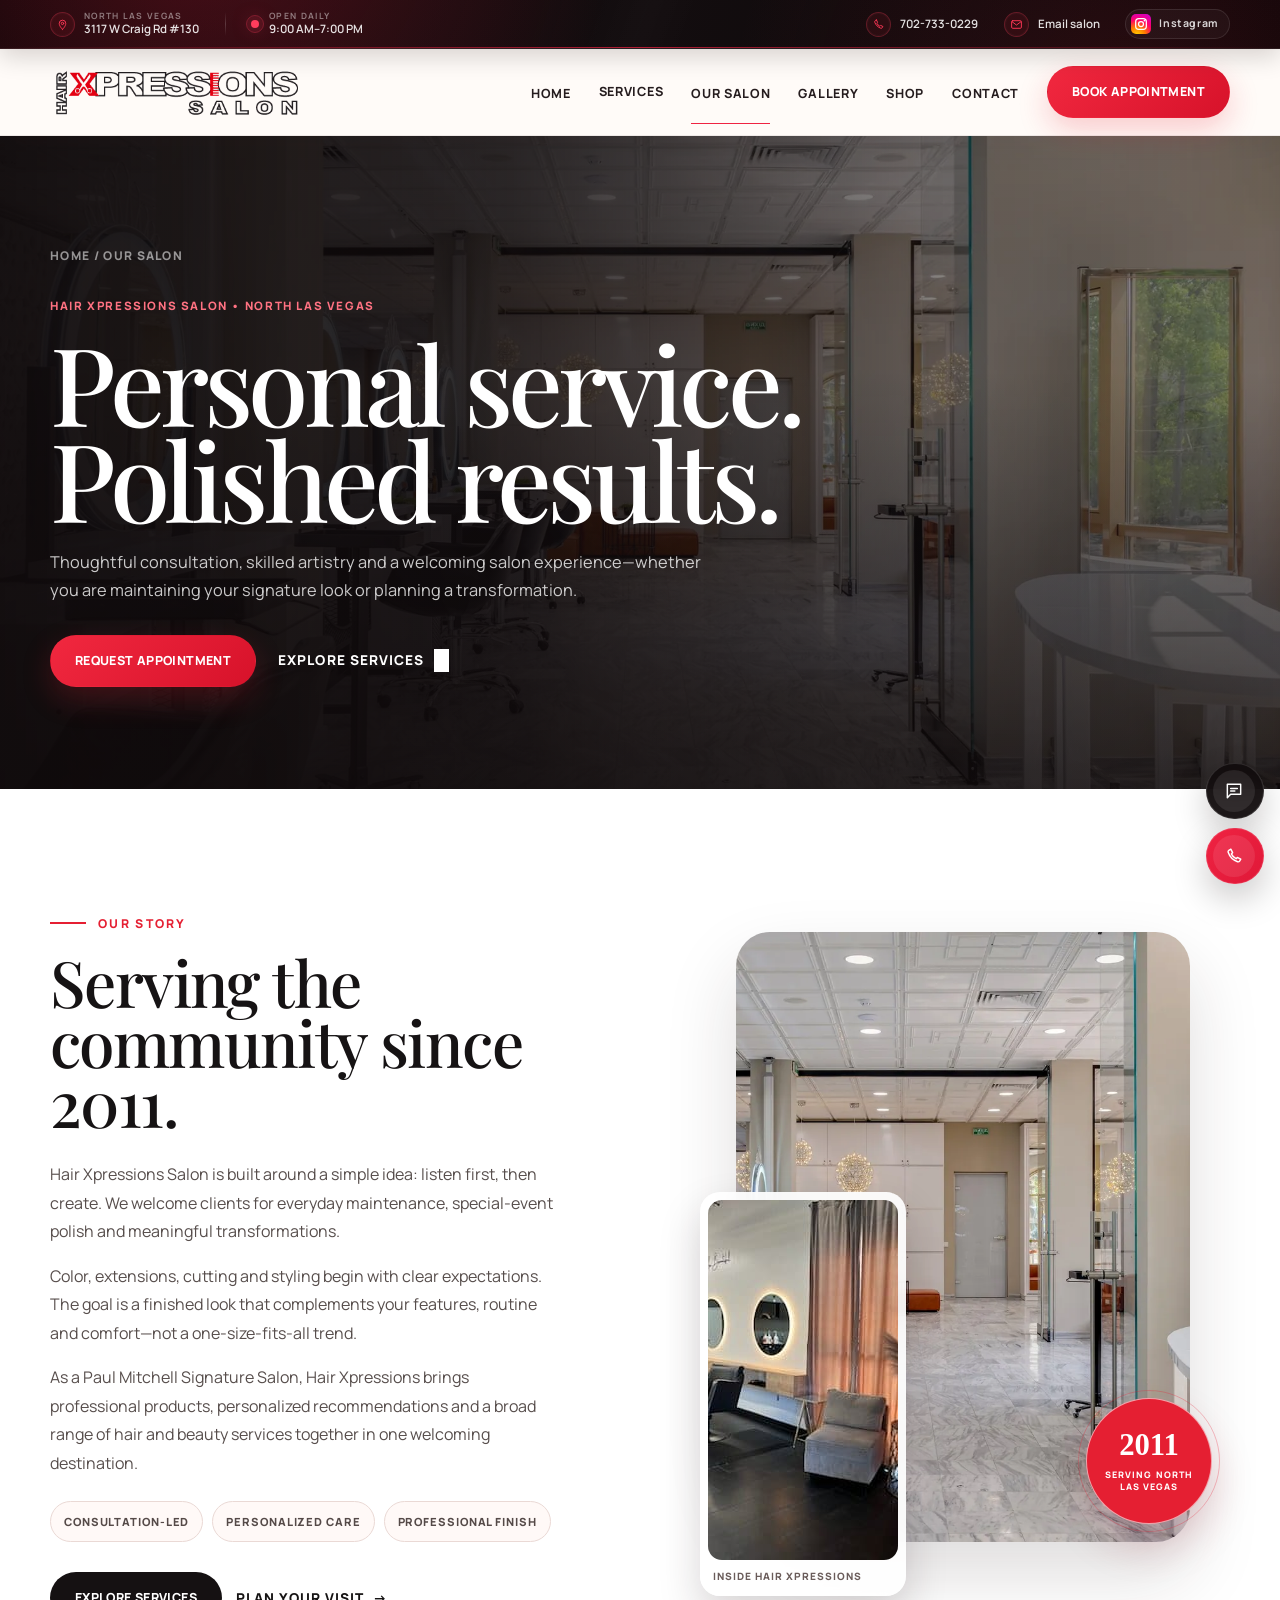
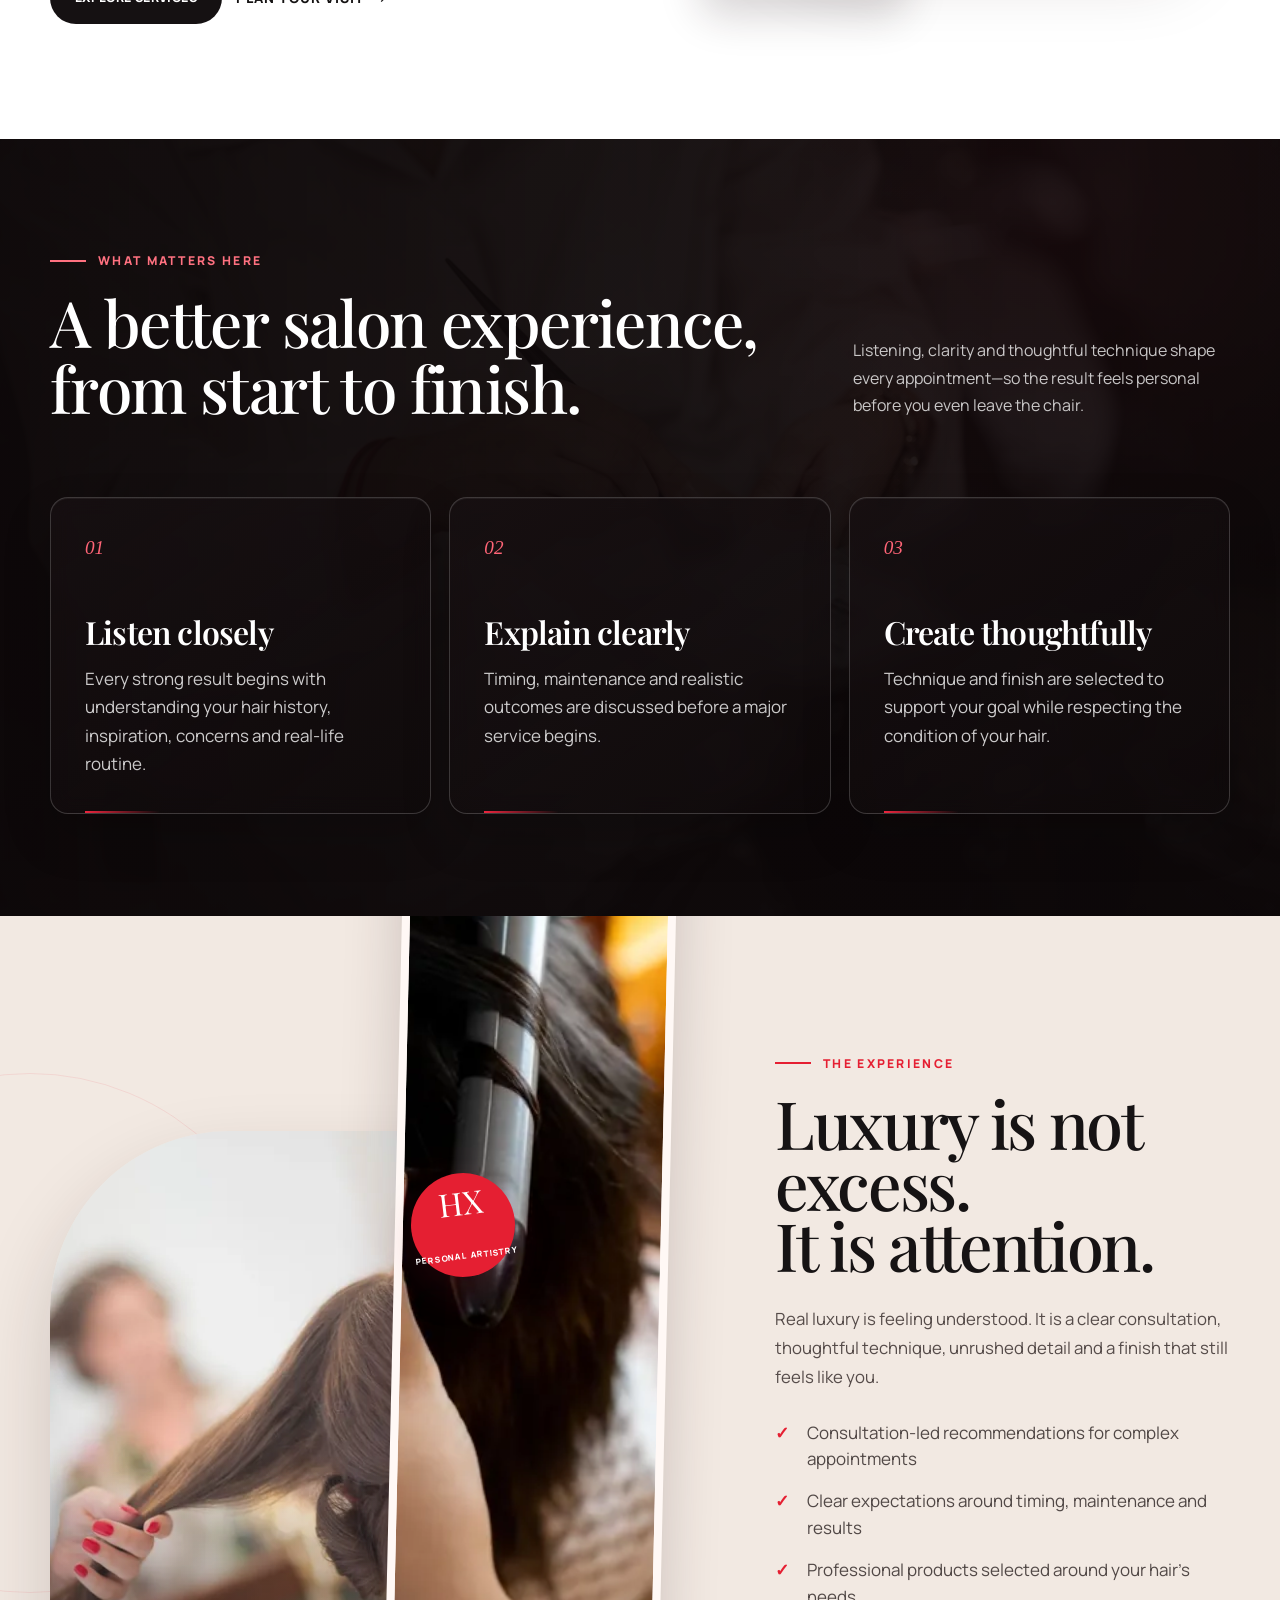
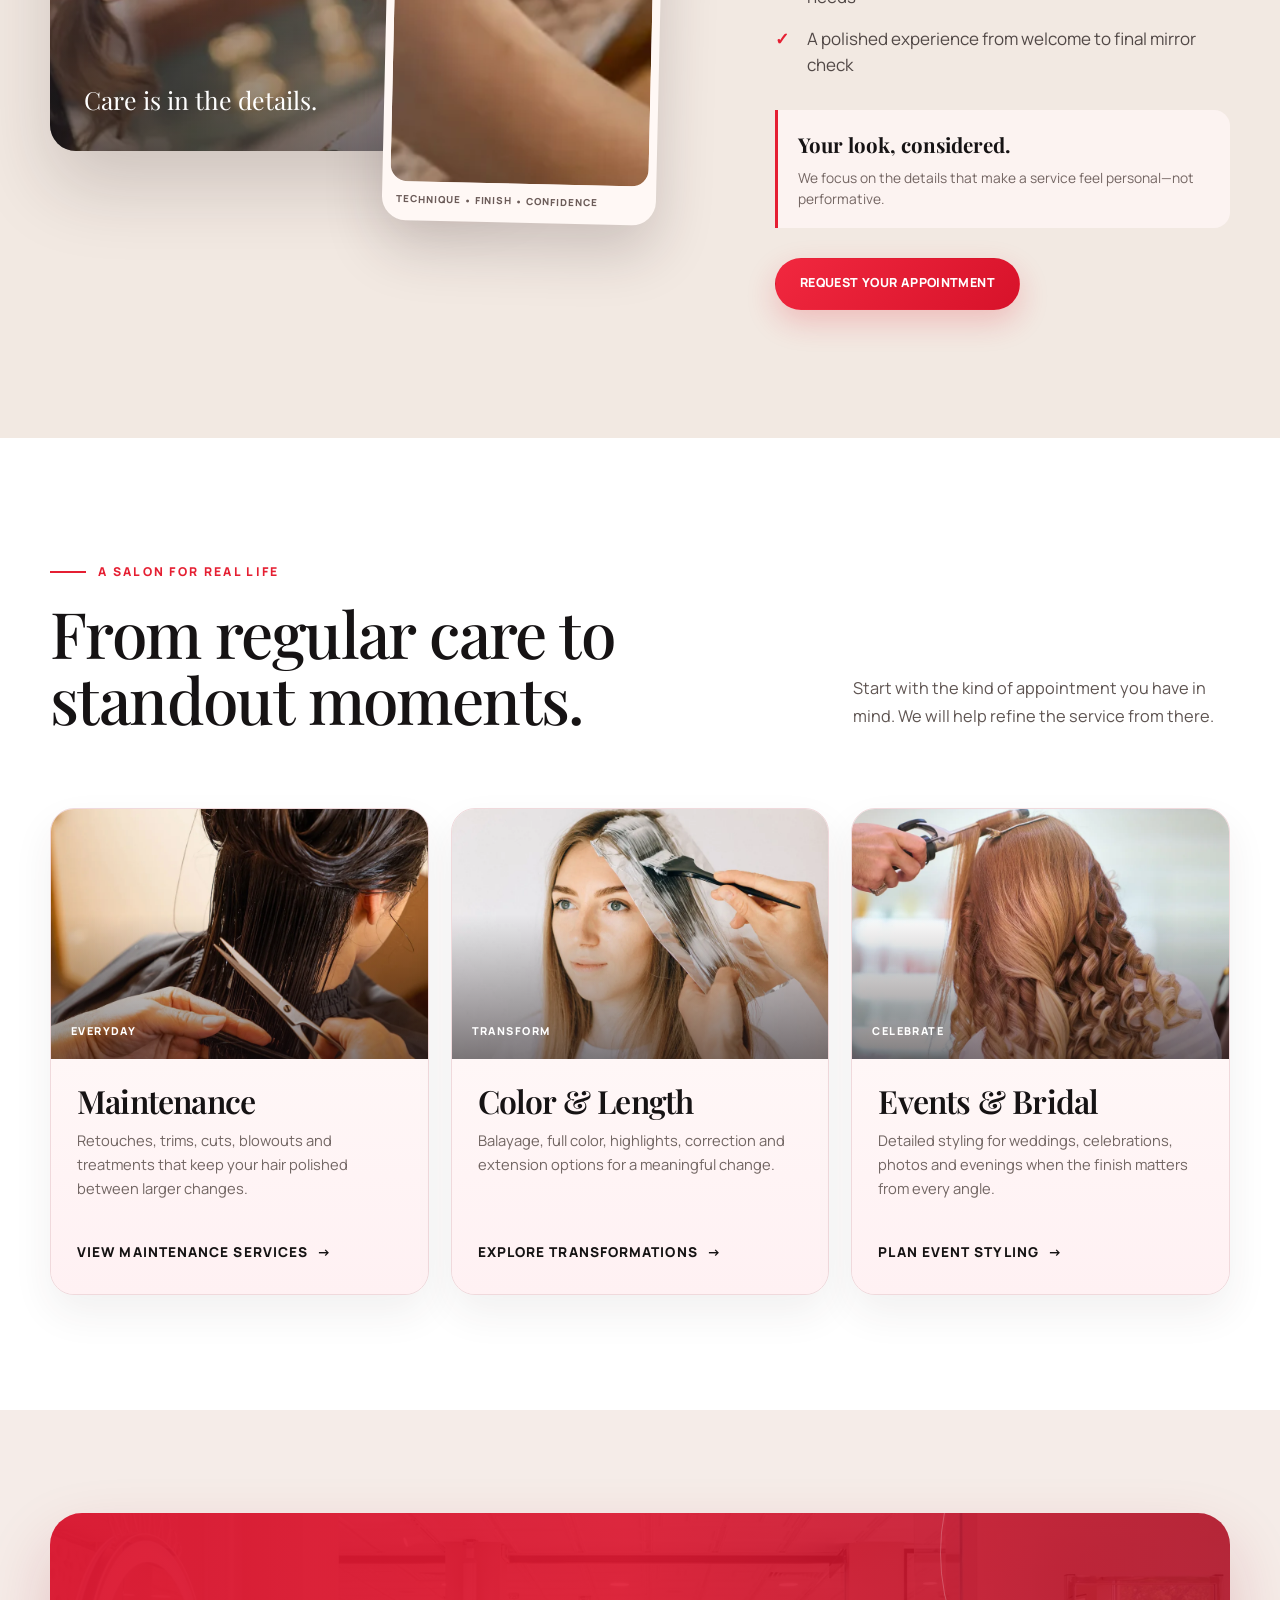
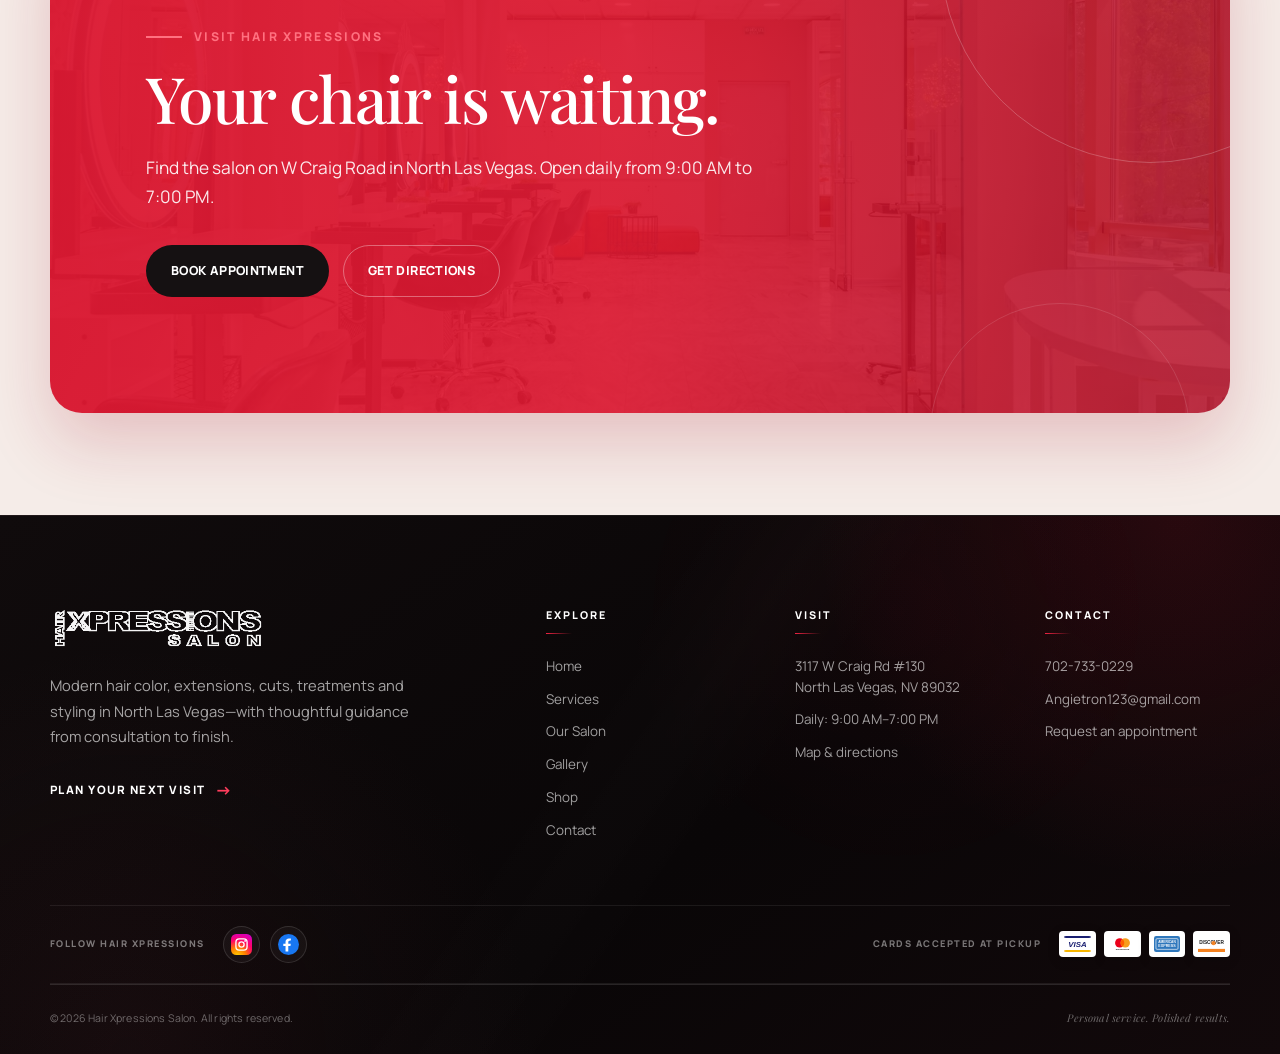
<file: about.html>
<!DOCTYPE html>

<html lang="en">
<head>
<meta charset="utf-8"/>
<meta content="width=device-width, initial-scale=1" name="viewport"/>
<title>Our Salon | Hair Xpressions Salon</title>
<meta content="Discover Hair Xpressions Salon, serving North Las Vegas with personalized hair color, extensions, cuts and styling since 2011." name="description"/>
<meta content="#151313" name="theme-color"/>
<link href="assets/images/logo.png" rel="icon" type="image/png"/>
<link href="https://fonts.googleapis.com" rel="preconnect"/><link crossorigin="" href="https://fonts.gstatic.com" rel="preconnect"/>
<link href="https://fonts.googleapis.com/css2?family=Playfair+Display:wght@500;600;700;800&amp;family=Manrope:wght@400;500;600;700;800&amp;display=swap" rel="stylesheet"/>
<link href="assets/css/style.css" rel="stylesheet"/><link href="assets/css/about-final.css" rel="stylesheet"/>
<link href="assets/css/global-final.css" rel="stylesheet"/></head>
<body data-page="about">
<a class="skip-link" href="#main-content">Skip to content</a>
<div class="topbar luxury-topbar global-topbar">
<div class="container topbar-inner">
<div class="topbar-cluster topbar-primary">
<a aria-label="View salon location and directions" class="topbar-item topbar-location" href="contact.html#directions">
<span aria-hidden="true" class="topbar-icon"><svg viewbox="0 0 24 24"><path d="M12 21s6-5.3 6-11a6 6 0 1 0-12 0c0 5.7 6 11 6 11Z"></path><circle cx="12" cy="10" r="2.2"></circle></svg></span>
<span class="topbar-copy"><small>North Las Vegas</small><strong>3117 W Craig Rd #130</strong></span>
</a>
<span aria-hidden="true" class="topbar-separator"></span>
<span class="topbar-item topbar-hours">
<span aria-hidden="true" class="topbar-status-dot"></span>
<span class="topbar-copy"><small>Open daily</small><strong>9:00 AM–7:00 PM</strong></span>
</span>
</div>
<div class="topbar-cluster topbar-actions">
<a class="topbar-item" href="tel:+17027330229">
<span aria-hidden="true" class="topbar-icon"><svg viewbox="0 0 24 24"><path d="M8.2 3.8 5.8 5.2c-.8.5-1.1 1.5-.8 2.4 1.8 5.3 6 9.5 11.3 11.3.9.3 1.9 0 2.4-.8l1.4-2.4-4.1-2-1.5 1.5c-2.5-1.1-4.6-3.2-5.7-5.7L10.3 8 8.2 3.8Z"></path></svg></span>
<span class="topbar-action-label">702-733-0229</span>
</a>
<a class="topbar-item topbar-email" href="mailto:Angietron123@gmail.com">
<span aria-hidden="true" class="topbar-icon"><svg viewbox="0 0 24 24"><rect height="14" rx="2" width="18" x="3" y="5"></rect><path d="m4 7 8 6 8-6"></path></svg></span>
<span class="topbar-action-label">Email salon</span>
</a>
<a aria-label="Hair Xpressions Salon on Instagram" class="topbar-social" href="https://www.instagram.com/hairxpressionssalon/" rel="noopener" target="_blank">
<img alt="" height="20" src="assets/images/brand-icons/instagram.svg" width="20"/>
<span>Instagram</span>
</a>
</div>
</div>
</div>
<header class="global-site-header site-header-luxury site-header"><div class="container nav-inner"><a aria-label="Hair Xpressions Salon home" class="brand" href="index.html"><img alt="Hair Xpressions Salon" height="78" src="assets/images/logo.png" width="389"/></a><nav aria-label="Primary navigation" class="desktop-nav"><ul class="nav-list"><li><a data-nav="home" href="index.html">Home</a></li><li class="nav-has-dropdown">
<a aria-haspopup="true" class="nav-services-link" data-nav="services" href="services.html">
    Services <span aria-hidden="true" class="nav-chevron">⌄</span>
</a>
<div aria-label="Services submenu" class="services-mega-menu">
<div class="mega-menu-intro">
<span class="mega-kicker">Hair &amp; beauty menu</span>
<h3>Find the right service faster.</h3>
<p>Explore color, extensions, cuts, treatments, event styling and specialty beauty services.</p>
<a class="mega-feature-link" href="book.html">Start with a consultation <span aria-hidden="true">→</span></a>
</div>
<div class="mega-menu-links"><a href="services.html"><span>Services Overview</span><span aria-hidden="true">→</span></a><a href="services.html#extensions"><span>Hair Extensions</span><span aria-hidden="true">→</span></a><a href="services.html#cuts"><span>Hair Cuts</span><span aria-hidden="true">→</span></a><a href="services.html#color"><span>Hair Color</span><span aria-hidden="true">→</span></a><a href="services.html#color"><span>Highlights</span><span aria-hidden="true">→</span></a><a href="services.html#treatments"><span>Treatments / Products</span><span aria-hidden="true">→</span></a><a href="services.html#events"><span>Hot Trends &amp; Summer Specials</span><span aria-hidden="true">→</span></a><a href="services.html#specialty"><span>Skin Care</span><span aria-hidden="true">→</span></a><a href="services.html#events"><span>Updos and Styles</span><span aria-hidden="true">→</span></a><a href="services.html#specialty"><span>Body Contouring</span><span aria-hidden="true">→</span></a><a href="services.html#specialty"><span>Scalp Micropigmentation</span><span aria-hidden="true">→</span></a></div>
</div>
</li><li><a data-nav="about" href="about.html">Our Salon</a></li><li><a data-nav="gallery" href="gallery.html">Gallery</a></li><li><a data-nav="shop" href="shop.html">Shop</a></li><li><a data-nav="contact" href="contact.html">Contact</a></li><li><a class="btn btn-primary" data-nav="book" href="book.html">Book appointment</a></li></ul></nav><button aria-controls="mobile-menu" aria-expanded="false" aria-label="Open menu" class="menu-toggle" type="button"><span aria-hidden="true" class="menu-lines"></span></button></div></header>
<div aria-hidden="true" class="mobile-menu" id="mobile-menu"><div class="mobile-menu-inner"><nav aria-label="Mobile navigation"><ul class="mobile-nav-list"><li><a data-nav="home" href="index.html">Home</a></li><li class="mobile-services-item">
<details>
<summary>Services <span aria-hidden="true">+</span></summary>
<div class="mobile-service-links"><a href="services.html">Services Overview<span aria-hidden="true">→</span></a><a href="services.html#extensions">Hair Extensions<span aria-hidden="true">→</span></a><a href="services.html#cuts">Hair Cuts<span aria-hidden="true">→</span></a><a href="services.html#color">Hair Color<span aria-hidden="true">→</span></a><a href="services.html#color">Highlights<span aria-hidden="true">→</span></a><a href="services.html#treatments">Treatments / Products<span aria-hidden="true">→</span></a><a href="services.html#events">Hot Trends &amp; Summer Specials<span aria-hidden="true">→</span></a><a href="services.html#specialty">Skin Care<span aria-hidden="true">→</span></a><a href="services.html#events">Updos and Styles<span aria-hidden="true">→</span></a><a href="services.html#specialty">Body Contouring<span aria-hidden="true">→</span></a><a href="services.html#specialty">Scalp Micropigmentation<span aria-hidden="true">→</span></a></div>
</details>
</li><li><a data-nav="about" href="about.html">Our Salon</a></li><li><a data-nav="gallery" href="gallery.html">Gallery</a></li><li><a data-nav="shop" href="shop.html">Shop</a></li><li><a data-nav="contact" href="contact.html">Contact</a></li><li><a data-nav="book" href="book.html">Book</a></li></ul></nav><div class="mobile-menu-contact"><span class="eyebrow eyebrow-light">Ready when you are</span><h3>Let’s plan your next look.</h3><div class="btn-row"><a class="btn btn-primary" href="book.html">Request appointment</a><a class="btn btn-outline-light" href="tel:+17027330229">Call salon</a></div></div></div></div>
<main id="main-content">
<!-- Our Salon hero: a single cinematic image keeps this page quieter than the animated Home/Services heroes. -->
<section class="page-hero about-hero">
<div class="page-hero-media about-hero-media">
<picture>
<source sizes="100vw" srcset="assets/images/about/hero-1600.webp 1600w, assets/images/about/hero-2400.webp 2400w" type="image/webp"/>
<img alt="Bright modern salon interior" fetchpriority="high" height="1586" src="assets/images/salon-interior.jpg" width="2400"/>
</picture>
</div>
<div class="page-hero-content about-hero-content">
<div class="breadcrumbs"><a href="index.html">Home</a> / Our Salon</div>
<span class="about-hero-kicker">Hair Xpressions Salon • North Las Vegas</span>
<h1>Personal service.<br/>Polished results.</h1>
<p>Thoughtful consultation, skilled artistry and a welcoming salon experience—whether you are maintaining your signature look or planning a transformation.</p>
<div class="about-hero-actions">
<a class="btn btn-primary" href="book.html">Request appointment</a>
<a class="text-link about-hero-link" href="services.html">Explore services</a>
</div>
</div>
</section>
<!-- Story: tighter editorial balance with an authentic salon inset and refined anniversary mark. -->
<section class="section section-white about-story-section">
<div class="container about-story-grid">
<div class="story-copy about-story-copy reveal">
<span class="eyebrow">Our story</span>
<h2>Serving the community since 2011.</h2>
<p>Hair Xpressions Salon is built around a simple idea: listen first, then create. We welcome clients for everyday maintenance, special-event polish and meaningful transformations.</p>
<p>Color, extensions, cutting and styling begin with clear expectations. The goal is a finished look that complements your features, routine and comfort—not a one-size-fits-all trend.</p>
<p>As a Paul Mitchell Signature Salon, Hair Xpressions brings professional products, personalized recommendations and a broad range of hair and beauty services together in one welcoming destination.</p>
<div aria-label="Salon values" class="about-story-points">
<span>Consultation-led</span><span>Personalized care</span><span>Professional finish</span>
</div>
<div class="btn-row mt-30"><a class="btn btn-dark" href="services.html">Explore services</a><a class="text-link" href="contact.html">Plan your visit</a></div>
</div>
<figure class="about-story-media reveal">
<picture>
<source sizes="(max-width: 1100px) 90vw, 46vw" srcset="assets/images/about/story-960.webp 960w, assets/images/about/story-1600.webp 1600w" type="image/webp"/>
<img alt="Contemporary styling stations inside the salon" height="1600" loading="lazy" src="assets/images/salon-space-detail.jpg" width="1600"/>
</picture>
<div class="about-story-authentic"><img alt="Hair Xpressions salon interior" height="360" loading="lazy" src="assets/images/real-salon-interior.jpg" width="480"/><span>Inside Hair Xpressions</span></div>
<div class="story-stamp about-story-stamp"><strong>2011</strong><span>Serving North Las Vegas</span></div>
</figure>
</div>
</section>
<!-- Values: richer contrast and subtle interaction while preserving the calm dark palette. -->
<section class="section section-dark about-values-section">
<div class="container">
<div class="section-header about-values-header reveal"><div><span class="eyebrow eyebrow-light">What matters here</span><h2>A better salon experience, from start to finish.</h2></div><p>Listening, clarity and thoughtful technique shape every appointment—so the result feels personal before you even leave the chair.</p></div>
<div class="values-grid about-values-grid">
<article class="value-card about-value-card reveal"><span>01</span><h3>Listen closely</h3><p>Every strong result begins with understanding your hair history, inspiration, concerns and real-life routine.</p><div aria-hidden="true" class="about-value-line"></div></article>
<article class="value-card about-value-card reveal"><span>02</span><h3>Explain clearly</h3><p>Timing, maintenance and realistic outcomes are discussed before a major service begins.</p><div aria-hidden="true" class="about-value-line"></div></article>
<article class="value-card about-value-card reveal"><span>03</span><h3>Create thoughtfully</h3><p>Technique and finish are selected to support your goal while respecting the condition of your hair.</p><div aria-hidden="true" class="about-value-line"></div></article>
</div>
</div>
</section>
<!-- Luxury editorial: one large human image plus a smaller craft detail replaces the narrow image strips. -->
<section class="section section-rose about-luxury-section">
<div class="container about-luxury-grid">
<div class="about-luxury-media reveal">
<figure class="about-luxury-main">
<picture><source sizes="(max-width: 1100px) 82vw, 48vw" srcset="assets/images/about/luxury-main-960.webp 960w, assets/images/about/luxury-main-1600.webp 1600w" type="image/webp"/><img alt="Stylist finishing a polished salon hairstyle" height="1365" loading="lazy" src="assets/images/look-styling-finish.jpg" width="2048"/></picture>
<figcaption>Care is in the details.</figcaption>
</figure>
<figure class="about-luxury-detail">
<picture><source sizes="(max-width: 680px) 45vw, 22vw" srcset="assets/images/about/luxury-detail-720.webp 720w, assets/images/about/luxury-detail-1200.webp 1200w" type="image/webp"/><img alt="Close-up of careful heat styling" height="1504" loading="lazy" src="assets/images/story-styling-detail.jpg" width="1003"/></picture>
<figcaption>Technique • Finish • Confidence</figcaption>
</figure>
<div aria-hidden="true" class="about-luxury-signature"><span>HX</span><small>Personal artistry</small></div>
</div>
<div class="editorial-copy about-luxury-copy reveal">
<span class="eyebrow">The experience</span>
<h2>Luxury is not excess.<br/>It is attention.</h2>
<p>Real luxury is feeling understood. It is a clear consultation, thoughtful technique, unrushed detail and a finish that still feels like you.</p>
<ul class="check-list about-check-list">
<li>Consultation-led recommendations for complex appointments</li>
<li>Clear expectations around timing, maintenance and results</li>
<li>Professional products selected around your hair’s needs</li>
<li>A polished experience from welcome to final mirror check</li>
</ul>
<div class="about-luxury-note"><strong>Your look, considered.</strong><span>We focus on the details that make a service feel personal—not performative.</span></div>
<a class="btn btn-primary" href="book.html">Request your appointment</a>
</div>
</div>
</section>
<!-- Service pathways: image-led cards make the choices emotional without duplicating the Services page. -->
<section class="section section-white about-pathways-section">
<div class="container">
<div class="section-header about-pathways-header reveal"><div><span class="eyebrow">A salon for real life</span><h2>From regular care to standout moments.</h2></div><p>Start with the kind of appointment you have in mind. We will help refine the service from there.</p></div>
<div class="about-pathway-grid">
<article class="about-pathway-card reveal">
<a aria-label="View maintenance services" class="about-pathway-image" href="services.html#cuts"><picture><source sizes="(max-width: 760px) 100vw, 33vw" srcset="assets/images/services/cut-women-960.webp 960w, assets/images/services/cut-women-1600.webp 1600w"/><img alt="Professional haircut in progress" height="1600" loading="lazy" src="assets/images/services/cut-women-1600.webp" width="1200"/></picture><span>Everyday</span></a>
<div class="about-pathway-copy"><h3>Maintenance</h3><p>Retouches, trims, cuts, blowouts and treatments that keep your hair polished between larger changes.</p><a class="text-link" href="services.html#cuts">View maintenance services</a></div>
</article>
<article class="about-pathway-card reveal">
<a aria-label="Explore color and length services" class="about-pathway-image" href="services.html#color"><picture><source sizes="(max-width: 760px) 100vw, 33vw" srcset="assets/images/services/color-highlights-960.webp 960w, assets/images/services/color-highlights-1600.webp 1600w"/><img alt="Professional hair color and highlights" height="1600" loading="lazy" src="assets/images/services/color-highlights-1600.webp" width="1200"/></picture><span>Transform</span></a>
<div class="about-pathway-copy"><h3>Color &amp; Length</h3><p>Balayage, full color, highlights, correction and extension options for a meaningful change.</p><a class="text-link" href="services.html#color">Explore transformations</a></div>
</article>
<article class="about-pathway-card reveal">
<a aria-label="Plan event and bridal styling" class="about-pathway-image" href="services.html#events"><picture><source sizes="(max-width: 760px) 100vw, 33vw" srcset="assets/images/services/event-styling-960.webp 960w, assets/images/services/event-styling-1600.webp 1600w"/><img alt="Elegant event hairstyle" height="1600" loading="lazy" src="assets/images/services/event-styling-1600.webp" width="1200"/></picture><span>Celebrate</span></a>
<div class="about-pathway-copy"><h3>Events &amp; Bridal</h3><p>Detailed styling for weddings, celebrations, photos and evenings when the finish matters from every angle.</p><a class="text-link" href="services.html#events">Plan event styling</a></div>
</article>
</div>
</div>
</section>
<section class="section about-cta-section"><div class="container"><div class="cta-panel about-cta-panel reveal"><span class="eyebrow eyebrow-light">Visit Hair Xpressions</span><h2>Your chair is waiting.</h2><p>Find the salon on W Craig Road in North Las Vegas. Open daily from 9:00 AM to 7:00 PM.</p><div class="btn-row"><a class="btn btn-dark" href="book.html">Book appointment</a><a class="btn btn-outline-light" href="contact.html">Get directions</a></div></div></div></section>
</main>
<!-- Footer: matches the approved Home / Services visual system. -->
<footer class="site-footer global-site-footer home-footer-refined home-footer-v5">
<div aria-hidden="true" class="footer-ambient"></div>
<div class="container footer-main footer-main-refined">
<div class="footer-brand">
<a aria-label="Hair Xpressions Salon home" class="footer-logo-link" href="index.html"><img alt="Hair Xpressions Salon" height="78" src="assets/images/logo.png" width="389"/></a>
<p>Modern hair color, extensions, cuts, treatments and styling in North Las Vegas—with thoughtful guidance from consultation to finish.</p>
<a class="footer-book-link" href="book.html">Plan your next visit <span aria-hidden="true">→</span></a>
</div>
<div class="footer-col">
<h3>Explore</h3>
<ul class="footer-links">
<li><a href="index.html">Home</a></li>
<li><a href="services.html">Services</a></li>
<li><a href="about.html">Our Salon</a></li>
<li><a href="gallery.html">Gallery</a></li>
<li><a href="shop.html">Shop</a></li>
<li><a href="contact.html">Contact</a></li>
</ul>
</div>
<div class="footer-col">
<h3>Visit</h3>
<ul class="footer-links footer-visit-links">
<li><a href="contact.html#directions">3117 W Craig Rd #130<br/>North Las Vegas, NV 89032</a></li>
<li><span>Daily: 9:00 AM–7:00 PM</span></li>
<li><a href="contact.html#directions">Map &amp; directions</a></li>
</ul>
</div>
<div class="footer-col">
<h3>Contact</h3>
<ul class="footer-links">
<li><a href="tel:+17027330229">702-733-0229</a></li>
<li><a href="mailto:Angietron123@gmail.com">Angietron123@gmail.com</a></li>
<li><a href="book.html">Request an appointment</a></li>
</ul>
</div>
</div>
<div class="container footer-brand-strip">
<div class="footer-social-area">
<span class="footer-small-label">Follow Hair Xpressions</span>
<div class="social-logo-links">
<a aria-label="Instagram" href="https://www.instagram.com/hairxpressionssalon/" rel="noopener" target="_blank"><img alt="Instagram" src="assets/images/brand-icons/instagram.svg"/></a>
<a aria-label="Facebook" href="https://www.facebook.com/HairXpressionsSalon/" rel="noopener" target="_blank"><img alt="Facebook" src="assets/images/brand-icons/facebook.svg"/></a>
</div>
</div>
<div class="footer-payment-area">
<span class="footer-small-label">Cards accepted at pickup</span>
<div aria-label="Cards accepted at salon pickup" class="payment-logo-row">
<img alt="Visa" src="assets/images/brand-icons/visa.svg"/>
<img alt="Mastercard" src="assets/images/brand-icons/mastercard.svg"/>
<img alt="American Express" src="assets/images/brand-icons/amex.svg"/>
<img alt="Discover" src="assets/images/brand-icons/discover.svg"/>
</div>
</div>
</div>
<div class="container footer-bottom footer-bottom-refined">
<p>© <span data-current-year=""></span> Hair Xpressions Salon. All rights reserved.</p>
<p class="footer-signoff">Personal service. Polished results.</p>
</div>
</footer><div aria-label="Quick contact options" class="footer-contact-fab global-contact-fab">
<a class="fab-action fab-message" href="contact.html">
<span aria-hidden="true" class="fab-icon"><svg viewbox="0 0 24 24"><path d="M4 4h16v12H8l-4 4V4zm4 5h8M8 12h5"></path></svg></span>
<span><small>Questions or availability?</small><strong>Send a Message</strong></span>
</a>
<a class="fab-action fab-call" href="tel:+17027330229">
<span aria-hidden="true" class="fab-icon"><svg viewbox="0 0 24 24"><path d="M8.2 3.8 5.8 5.2c-.8.5-1.1 1.5-.8 2.4 1.8 5.3 6 9.5 11.3 11.3.9.3 1.9 0 2.4-.8l1.4-2.4-4.1-2-1.5 1.5c-2.5-1.1-4.6-3.2-5.7-5.7L10.3 8 8.2 3.8Z"></path></svg></span>
<span><small>Speak with the salon</small><strong>Call Now</strong></span>
</a>
</div>
<!-- Quick contact: compact at rest, expands on desktop hover/focus and stays icon-only on mobile. -->

<script defer="" src="assets/js/main.js"></script>
</body>
</html>
</file>
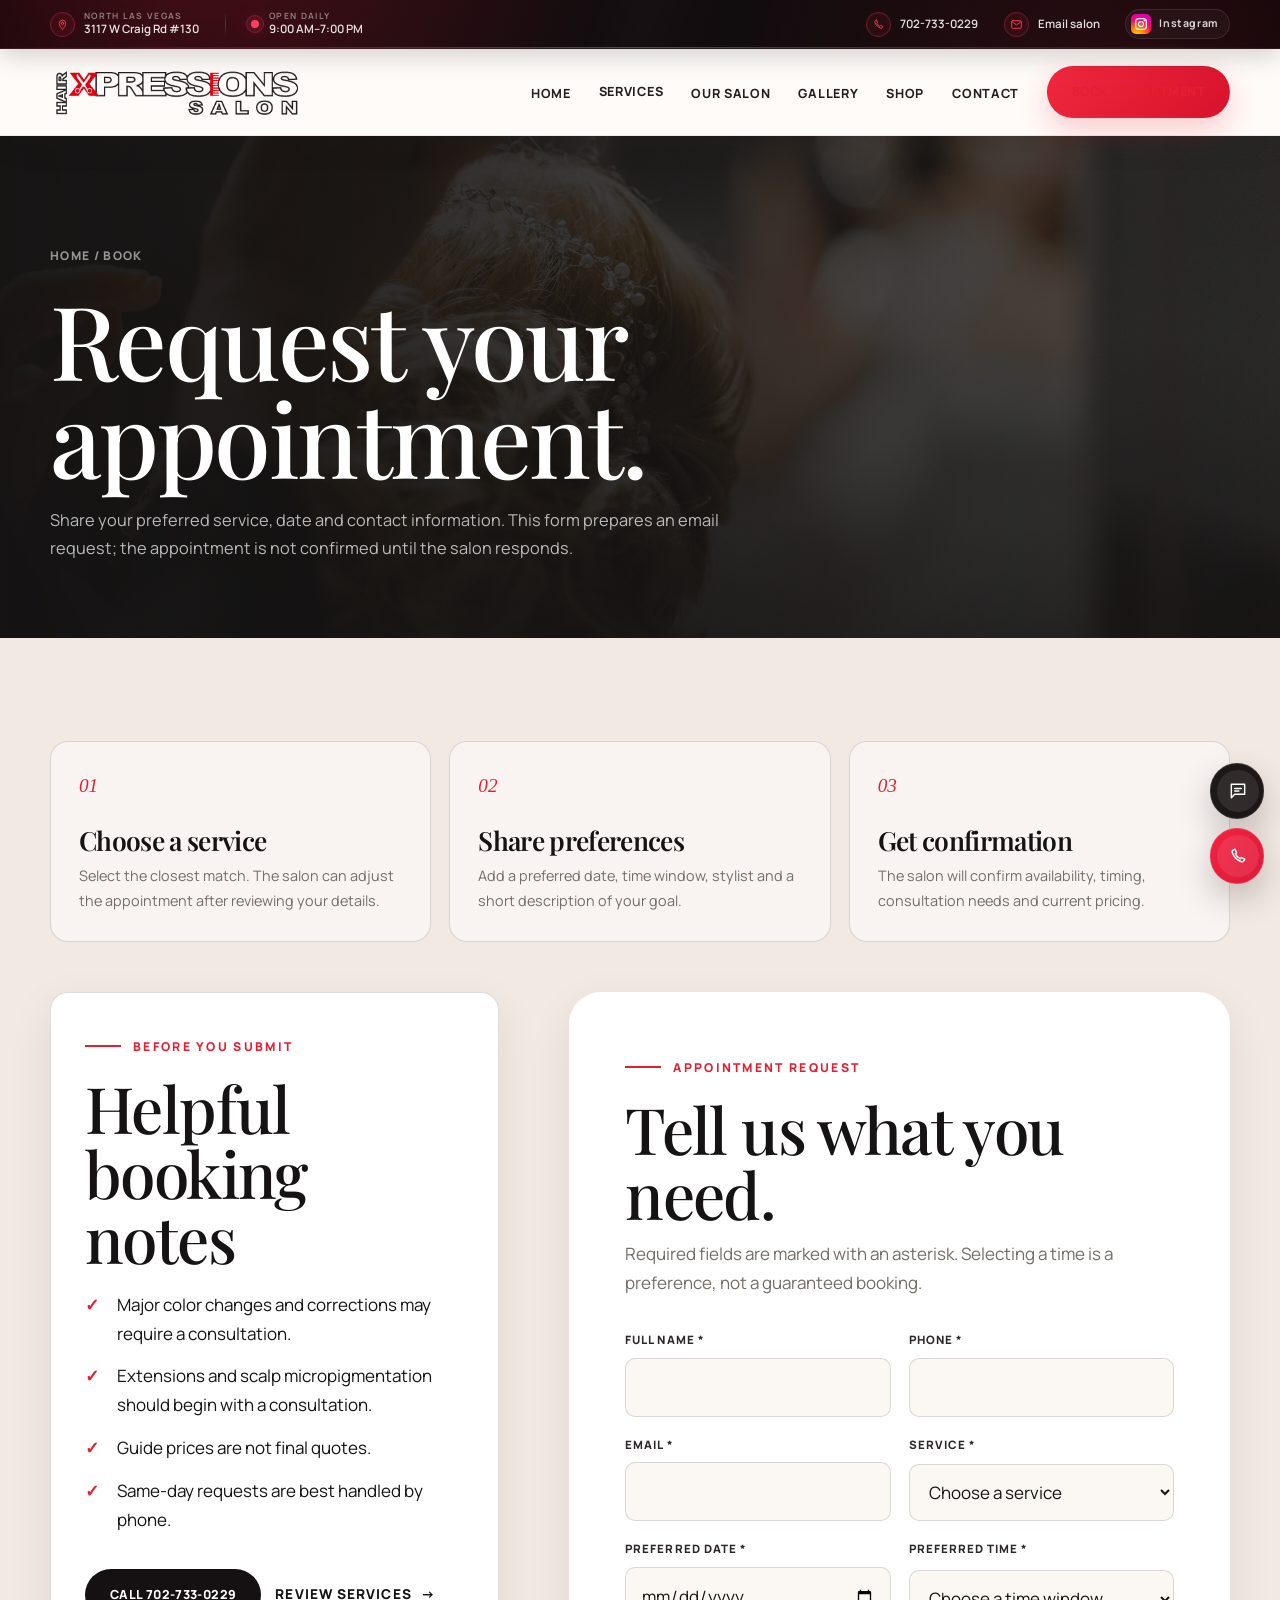
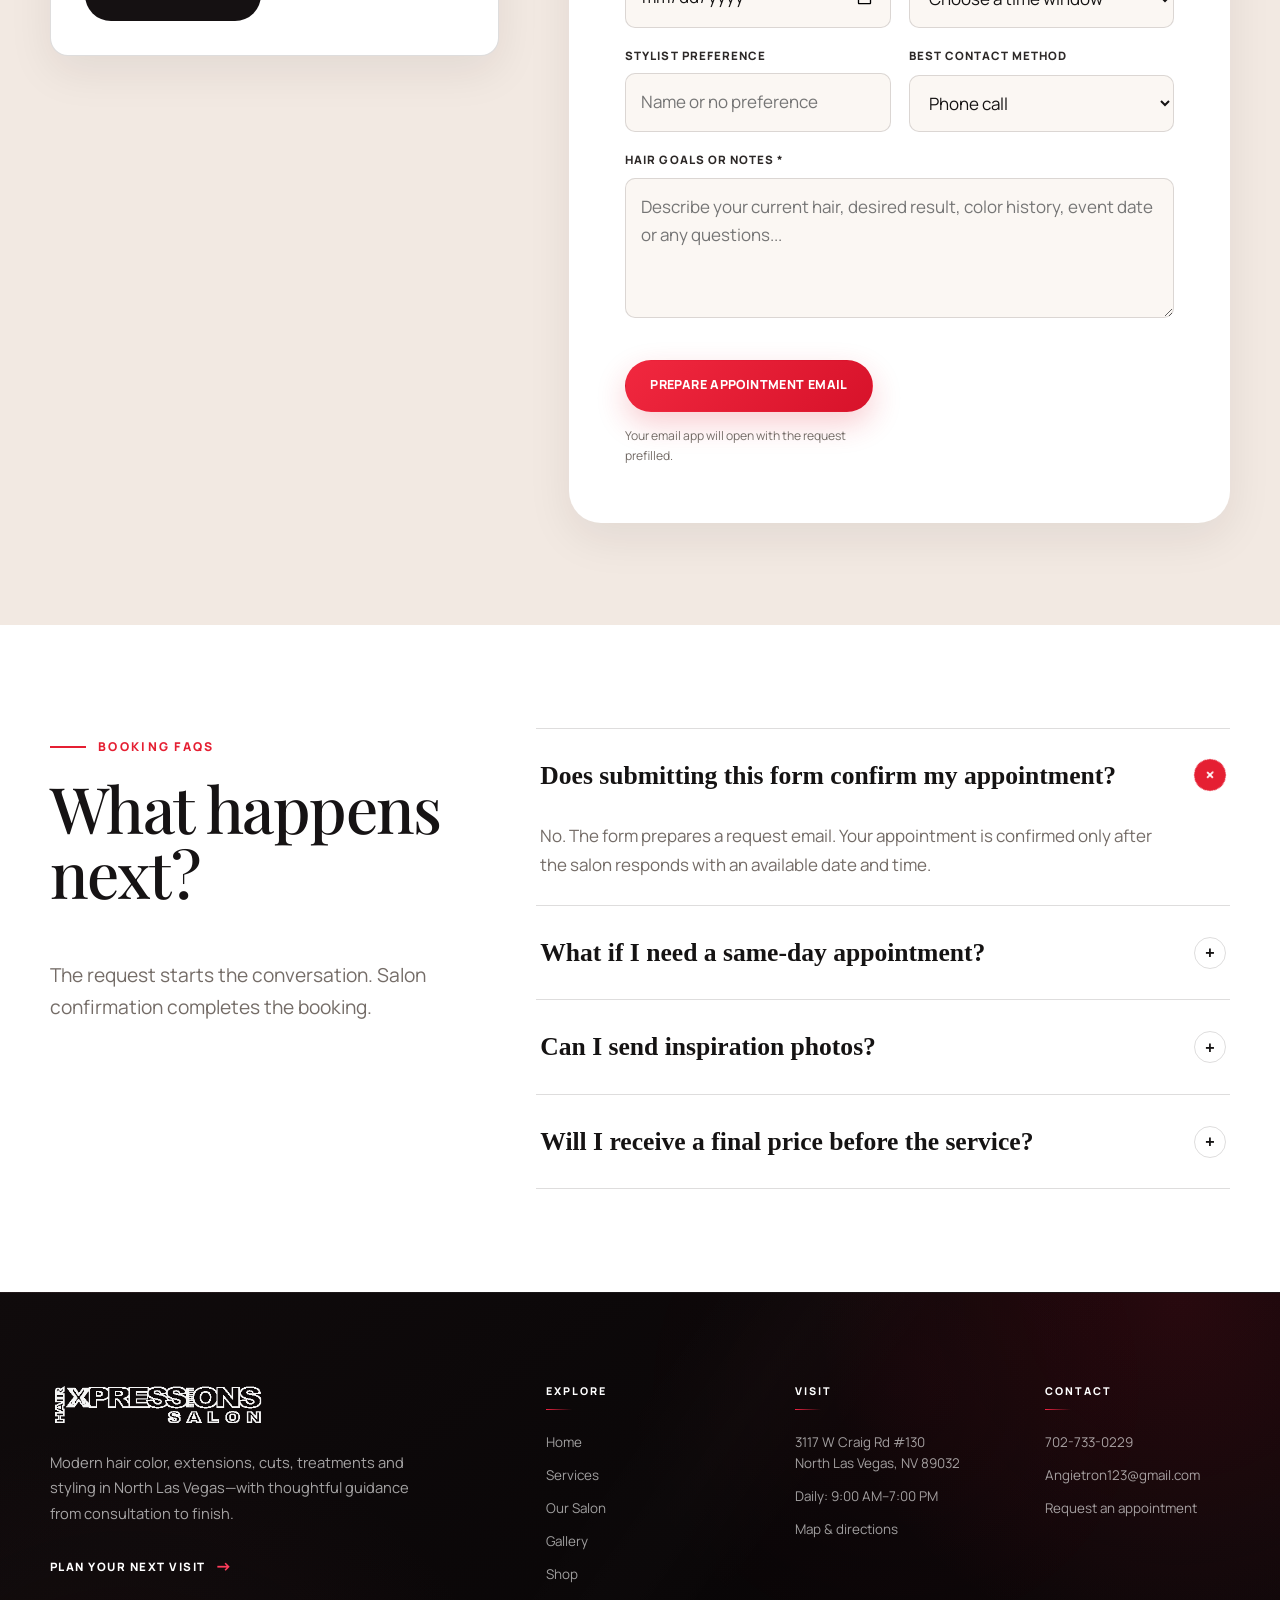
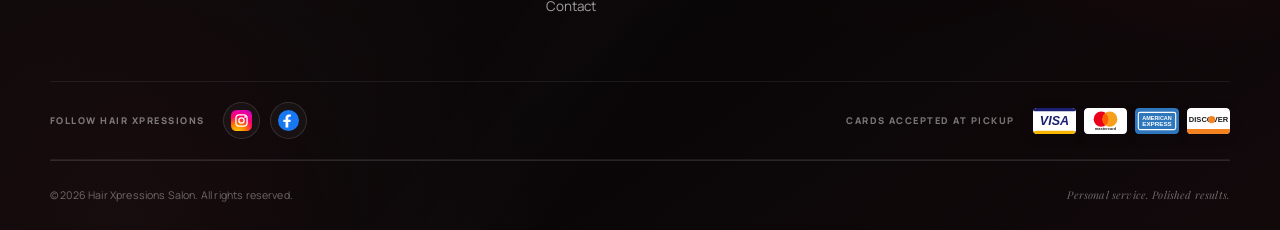
<file: book.html>
<!DOCTYPE html>

<html lang="en">
<head>
<meta charset="utf-8"/>
<meta content="width=device-width, initial-scale=1" name="viewport"/>
<title>Request an Appointment | Hair Xpressions Salon</title>
<meta content="Request a hair color, extension, haircut, treatment, bridal or specialty appointment at Hair Xpressions Salon in North Las Vegas." name="description"/>
<meta content="#151313" name="theme-color"/>
<link href="assets/images/logo.png" rel="icon" type="image/png"/>
<link href="https://fonts.googleapis.com" rel="preconnect"/><link crossorigin="" href="https://fonts.gstatic.com" rel="preconnect"/>
<link href="https://fonts.googleapis.com/css2?family=Playfair+Display:wght@500;600;700;800&amp;family=Manrope:wght@400;500;600;700;800&amp;display=swap" rel="stylesheet"/>
<link href="assets/css/style.css" rel="stylesheet"/>
<link href="assets/css/global-final.css" rel="stylesheet"/></head>
<body data-page="book">
<a class="skip-link" href="#main-content">Skip to content</a>
<div class="topbar luxury-topbar global-topbar">
<div class="container topbar-inner">
<div class="topbar-cluster topbar-primary">
<a aria-label="View salon location and directions" class="topbar-item topbar-location" href="contact.html#directions">
<span aria-hidden="true" class="topbar-icon"><svg viewbox="0 0 24 24"><path d="M12 21s6-5.3 6-11a6 6 0 1 0-12 0c0 5.7 6 11 6 11Z"></path><circle cx="12" cy="10" r="2.2"></circle></svg></span>
<span class="topbar-copy"><small>North Las Vegas</small><strong>3117 W Craig Rd #130</strong></span>
</a>
<span aria-hidden="true" class="topbar-separator"></span>
<span class="topbar-item topbar-hours">
<span aria-hidden="true" class="topbar-status-dot"></span>
<span class="topbar-copy"><small>Open daily</small><strong>9:00 AM–7:00 PM</strong></span>
</span>
</div>
<div class="topbar-cluster topbar-actions">
<a class="topbar-item" href="tel:+17027330229">
<span aria-hidden="true" class="topbar-icon"><svg viewbox="0 0 24 24"><path d="M8.2 3.8 5.8 5.2c-.8.5-1.1 1.5-.8 2.4 1.8 5.3 6 9.5 11.3 11.3.9.3 1.9 0 2.4-.8l1.4-2.4-4.1-2-1.5 1.5c-2.5-1.1-4.6-3.2-5.7-5.7L10.3 8 8.2 3.8Z"></path></svg></span>
<span class="topbar-action-label">702-733-0229</span>
</a>
<a class="topbar-item topbar-email" href="mailto:Angietron123@gmail.com">
<span aria-hidden="true" class="topbar-icon"><svg viewbox="0 0 24 24"><rect height="14" rx="2" width="18" x="3" y="5"></rect><path d="m4 7 8 6 8-6"></path></svg></span>
<span class="topbar-action-label">Email salon</span>
</a>
<a aria-label="Hair Xpressions Salon on Instagram" class="topbar-social" href="https://www.instagram.com/hairxpressionssalon/" rel="noopener" target="_blank">
<img alt="" height="20" src="assets/images/brand-icons/instagram.svg" width="20"/>
<span>Instagram</span>
</a>
</div>
</div>
</div>
<header class="global-site-header site-header-luxury site-header"><div class="container nav-inner"><a aria-label="Hair Xpressions Salon home" class="brand" href="index.html"><img alt="Hair Xpressions Salon" height="78" src="assets/images/logo.png" width="389"/></a><nav aria-label="Primary navigation" class="desktop-nav"><ul class="nav-list"><li><a data-nav="home" href="index.html">Home</a></li><li class="nav-has-dropdown">
<a aria-haspopup="true" class="nav-services-link" data-nav="services" href="services.html">
    Services <span aria-hidden="true" class="nav-chevron">⌄</span>
</a>
<div aria-label="Services submenu" class="services-mega-menu">
<div class="mega-menu-intro">
<span class="mega-kicker">Hair &amp; beauty menu</span>
<h3>Find the right service faster.</h3>
<p>Explore color, extensions, cuts, treatments, event styling and specialty beauty services.</p>
<a class="mega-feature-link" href="book.html">Start with a consultation <span aria-hidden="true">→</span></a>
</div>
<div class="mega-menu-links"><a href="services.html"><span>Services Overview</span><span aria-hidden="true">→</span></a><a href="services.html#extensions"><span>Hair Extensions</span><span aria-hidden="true">→</span></a><a href="services.html#cuts"><span>Hair Cuts</span><span aria-hidden="true">→</span></a><a href="services.html#color"><span>Hair Color</span><span aria-hidden="true">→</span></a><a href="services.html#color"><span>Highlights</span><span aria-hidden="true">→</span></a><a href="services.html#treatments"><span>Treatments / Products</span><span aria-hidden="true">→</span></a><a href="services.html#events"><span>Hot Trends &amp; Summer Specials</span><span aria-hidden="true">→</span></a><a href="services.html#specialty"><span>Skin Care</span><span aria-hidden="true">→</span></a><a href="services.html#events"><span>Updos and Styles</span><span aria-hidden="true">→</span></a><a href="services.html#specialty"><span>Body Contouring</span><span aria-hidden="true">→</span></a><a href="services.html#specialty"><span>Scalp Micropigmentation</span><span aria-hidden="true">→</span></a></div>
</div>
</li><li><a data-nav="about" href="about.html">Our Salon</a></li><li><a data-nav="gallery" href="gallery.html">Gallery</a></li><li><a data-nav="shop" href="shop.html">Shop</a></li><li><a data-nav="contact" href="contact.html">Contact</a></li><li><a class="btn btn-primary" data-nav="book" href="book.html">Book appointment</a></li></ul></nav><button aria-controls="mobile-menu" aria-expanded="false" aria-label="Open menu" class="menu-toggle" type="button"><span aria-hidden="true" class="menu-lines"></span></button></div></header>
<div aria-hidden="true" class="mobile-menu" id="mobile-menu"><div class="mobile-menu-inner"><nav aria-label="Mobile navigation"><ul class="mobile-nav-list"><li><a data-nav="home" href="index.html">Home</a></li><li class="mobile-services-item">
<details>
<summary>Services <span aria-hidden="true">+</span></summary>
<div class="mobile-service-links"><a href="services.html">Services Overview<span aria-hidden="true">→</span></a><a href="services.html#extensions">Hair Extensions<span aria-hidden="true">→</span></a><a href="services.html#cuts">Hair Cuts<span aria-hidden="true">→</span></a><a href="services.html#color">Hair Color<span aria-hidden="true">→</span></a><a href="services.html#color">Highlights<span aria-hidden="true">→</span></a><a href="services.html#treatments">Treatments / Products<span aria-hidden="true">→</span></a><a href="services.html#events">Hot Trends &amp; Summer Specials<span aria-hidden="true">→</span></a><a href="services.html#specialty">Skin Care<span aria-hidden="true">→</span></a><a href="services.html#events">Updos and Styles<span aria-hidden="true">→</span></a><a href="services.html#specialty">Body Contouring<span aria-hidden="true">→</span></a><a href="services.html#specialty">Scalp Micropigmentation<span aria-hidden="true">→</span></a></div>
</details>
</li><li><a data-nav="about" href="about.html">Our Salon</a></li><li><a data-nav="gallery" href="gallery.html">Gallery</a></li><li><a data-nav="shop" href="shop.html">Shop</a></li><li><a data-nav="contact" href="contact.html">Contact</a></li><li><a data-nav="book" href="book.html">Book</a></li></ul></nav><div class="mobile-menu-contact"><span class="eyebrow eyebrow-light">Ready when you are</span><h3>Let’s plan your next look.</h3><div class="btn-row"><a class="btn btn-primary" href="book.html">Request appointment</a><a class="btn btn-outline-light" href="tel:+17027330229">Call salon</a></div></div></div></div>
<main id="main-content">
<section class="page-hero">
<div class="page-hero-media"><img alt="Hair styling detail" height="1597" src="assets/images/bridal-style.jpg" width="2400"/></div>
<div class="page-hero-content"><div class="breadcrumbs"><a href="index.html">Home</a> / Book</div><h1>Request your appointment.</h1><p>Share your preferred service, date and contact information. This form prepares an email request; the appointment is not confirmed until the salon responds.</p></div>
</section>
<section class="section section-rose">
<div class="container">
<div class="booking-steps">
<article class="booking-step reveal"><span>01</span><h3>Choose a service</h3><p>Select the closest match. The salon can adjust the appointment after reviewing your details.</p></article>
<article class="booking-step reveal"><span>02</span><h3>Share preferences</h3><p>Add a preferred date, time window, stylist and a short description of your goal.</p></article>
<article class="booking-step reveal"><span>03</span><h3>Get confirmation</h3><p>The salon will confirm availability, timing, consultation needs and current pricing.</p></article>
</div>
<div class="contact-grid">
<aside class="contact-card reveal">
<span class="eyebrow">Before you submit</span>
<h2>Helpful booking notes</h2>
<ul class="check-list">
<li>Major color changes and corrections may require a consultation.</li>
<li>Extensions and scalp micropigmentation should begin with a consultation.</li>
<li>Guide prices are not final quotes.</li>
<li>Same-day requests are best handled by phone.</li>
</ul>
<div class="btn-row"><a class="btn btn-dark" href="tel:+17027330229">Call 702-733-0229</a><a class="text-link" href="services.html">Review services</a></div>
</aside>
<div class="form-card reveal">
<span class="eyebrow">Appointment request</span>
<h2>Tell us what you need.</h2>
<p>Required fields are marked with an asterisk. Selecting a time is a preference, not a guaranteed booking.</p>
<form class="form-grid" data-email-form="" data-form-type="Appointment request" data-recipient="Angietron123@gmail.com">
<div class="form-field"><label for="book-name">Full name *</label><input autocomplete="name" id="book-name" name="name" required="" type="text"/></div>
<div class="form-field"><label for="book-phone">Phone *</label><input autocomplete="tel" id="book-phone" name="phone" required="" type="tel"/></div>
<div class="form-field"><label for="book-email">Email *</label><input autocomplete="email" id="book-email" name="email" required="" type="email"/></div>
<div class="form-field"><label for="book-service">Service *</label><select id="book-service" name="service" required=""><option value="">Choose a service</option><option>Consultation</option><option>Hair Color / Highlights</option><option>Balayage / Ombre</option><option>Color Correction</option><option>Hair Extensions</option><option>Women’s Haircut</option><option>Men’s Haircut</option><option>Blowout / Styling</option><option>Treatment / Smoothing</option><option>Bridal &amp; Special Event Styling</option><option>Skin Care</option><option>Scalp Micropigmentation</option><option>Body Contouring</option><option>Other</option></select></div>
<div class="form-field"><label for="book-date">Preferred date *</label><input id="book-date" name="preferredDate" required="" type="date"/></div>
<div class="form-field"><label for="book-time">Preferred time *</label><select id="book-time" name="preferredTime" required=""><option value="">Choose a time window</option><option>9:00 AM–11:00 AM</option><option>11:00 AM–1:00 PM</option><option>1:00 PM–3:00 PM</option><option>3:00 PM–5:00 PM</option><option>5:00 PM–7:00 PM</option><option>Any available time</option></select></div>
<div class="form-field"><label for="book-stylist">Stylist preference</label><input id="book-stylist" name="stylistPreference" placeholder="Name or no preference" type="text"/></div>
<div class="form-field"><label for="book-contact">Best contact method</label><select id="book-contact" name="bestContactMethod"><option>Phone call</option><option>Text message</option><option>Email</option></select></div>
<div class="form-field full"><label for="book-message">Hair goals or notes *</label><textarea id="book-message" name="hairGoals" placeholder="Describe your current hair, desired result, color history, event date or any questions..." required=""></textarea></div>
<div aria-live="polite" class="form-status" role="status"></div>
<div class="form-actions full"><button class="btn btn-primary" type="submit">Prepare appointment email</button><p class="form-note">Your email app will open with the request prefilled.</p></div>
</form>
</div>
</div>
</div>
</section>
<section class="section section-white">
<div class="container faq-layout">
<div class="faq-intro reveal"><span class="eyebrow">Booking FAQs</span><h2>What happens next?</h2><p class="lead">The request starts the conversation. Salon confirmation completes the booking.</p></div>
<div class="faq-list reveal">
<div class="faq-item open"><button aria-expanded="true" class="faq-question" type="button">Does submitting this form confirm my appointment?<span aria-hidden="true" class="faq-icon">+</span></button><div class="faq-answer"><div class="faq-answer-inner"><p>No. The form prepares a request email. Your appointment is confirmed only after the salon responds with an available date and time.</p></div></div></div>
<div class="faq-item"><button aria-expanded="false" class="faq-question" type="button">What if I need a same-day appointment?<span aria-hidden="true" class="faq-icon">+</span></button><div class="faq-answer"><div class="faq-answer-inner"><p>Call 702-733-0229. Phone contact is the fastest way to check same-day openings or cancellations.</p></div></div></div>
<div class="faq-item"><button aria-expanded="false" class="faq-question" type="button">Can I send inspiration photos?<span aria-hidden="true" class="faq-icon">+</span></button><div class="faq-answer"><div class="faq-answer-inner"><p>This static form does not upload files. Mention that you have reference photos, then attach them when the email opens or bring them to your consultation.</p></div></div></div>
<div class="faq-item"><button aria-expanded="false" class="faq-question" type="button">Will I receive a final price before the service?<span aria-hidden="true" class="faq-icon">+</span></button><div class="faq-answer"><div class="faq-answer-inner"><p>Ask the salon to confirm current pricing. Complex services may need an in-person or photo consultation before an accurate quote is possible.</p></div></div></div>
</div>
</div>
</section>
</main>
<footer class="site-footer global-site-footer home-footer-refined home-footer-v5">
<div aria-hidden="true" class="footer-ambient"></div>
<div class="container footer-main footer-main-refined">
<div class="footer-brand">
<a aria-label="Hair Xpressions Salon home" class="footer-logo-link" href="index.html"><img alt="Hair Xpressions Salon" height="78" src="assets/images/logo.png" width="389"/></a>
<p>Modern hair color, extensions, cuts, treatments and styling in North Las Vegas—with thoughtful guidance from consultation to finish.</p>
<a class="footer-book-link" href="book.html">Plan your next visit <span aria-hidden="true">→</span></a>
</div>
<div class="footer-col">
<h3>Explore</h3>
<ul class="footer-links">
<li><a href="index.html">Home</a></li>
<li><a href="services.html">Services</a></li>
<li><a href="about.html">Our Salon</a></li>
<li><a href="gallery.html">Gallery</a></li>
<li><a href="shop.html">Shop</a></li>
<li><a href="contact.html">Contact</a></li>
</ul>
</div>
<div class="footer-col">
<h3>Visit</h3>
<ul class="footer-links footer-visit-links">
<li><a href="contact.html#directions">3117 W Craig Rd #130<br/>North Las Vegas, NV 89032</a></li>
<li><span>Daily: 9:00 AM–7:00 PM</span></li>
<li><a href="contact.html#directions">Map &amp; directions</a></li>
</ul>
</div>
<div class="footer-col">
<h3>Contact</h3>
<ul class="footer-links">
<li><a href="tel:+17027330229">702-733-0229</a></li>
<li><a href="mailto:Angietron123@gmail.com">Angietron123@gmail.com</a></li>
<li><a href="book.html">Request an appointment</a></li>
</ul>
</div>
</div>
<div class="container footer-brand-strip">
<div class="footer-social-area">
<span class="footer-small-label">Follow Hair Xpressions</span>
<div class="social-logo-links">
<a aria-label="Instagram" href="https://www.instagram.com/hairxpressionssalon/" rel="noopener" target="_blank"><img alt="Instagram" src="assets/images/brand-icons/instagram.svg"/></a>
<a aria-label="Facebook" href="https://www.facebook.com/HairXpressionsSalon/" rel="noopener" target="_blank"><img alt="Facebook" src="assets/images/brand-icons/facebook.svg"/></a>
</div>
</div>
<div class="footer-payment-area">
<span class="footer-small-label">Cards accepted at pickup</span>
<div aria-label="Cards accepted at salon pickup" class="payment-logo-row">
<img alt="Visa" src="assets/images/brand-icons/visa.svg"/>
<img alt="Mastercard" src="assets/images/brand-icons/mastercard.svg"/>
<img alt="American Express" src="assets/images/brand-icons/amex.svg"/>
<img alt="Discover" src="assets/images/brand-icons/discover.svg"/>
</div>
</div>
</div>
<div class="container footer-bottom footer-bottom-refined">
<p>© <span data-current-year=""></span> Hair Xpressions Salon. All rights reserved.</p>
<p class="footer-signoff">Personal service. Polished results.</p>
</div>
</footer><div aria-label="Quick contact options" class="footer-contact-fab global-contact-fab">
<a class="fab-action fab-message" href="contact.html">
<span aria-hidden="true" class="fab-icon"><svg viewbox="0 0 24 24"><path d="M4 4h16v12H8l-4 4V4zm4 5h8M8 12h5"></path></svg></span>
<span><small>Questions or availability?</small><strong>Send a Message</strong></span>
</a>
<a class="fab-action fab-call" href="tel:+17027330229">
<span aria-hidden="true" class="fab-icon"><svg viewbox="0 0 24 24"><path d="M8.2 3.8 5.8 5.2c-.8.5-1.1 1.5-.8 2.4 1.8 5.3 6 9.5 11.3 11.3.9.3 1.9 0 2.4-.8l1.4-2.4-4.1-2-1.5 1.5c-2.5-1.1-4.6-3.2-5.7-5.7L10.3 8 8.2 3.8Z"></path></svg></span>
<span><small>Speak with the salon</small><strong>Call Now</strong></span>
</a>
</div>
<script defer="" src="assets/js/main.js"></script>
</body>
</html>
</file>
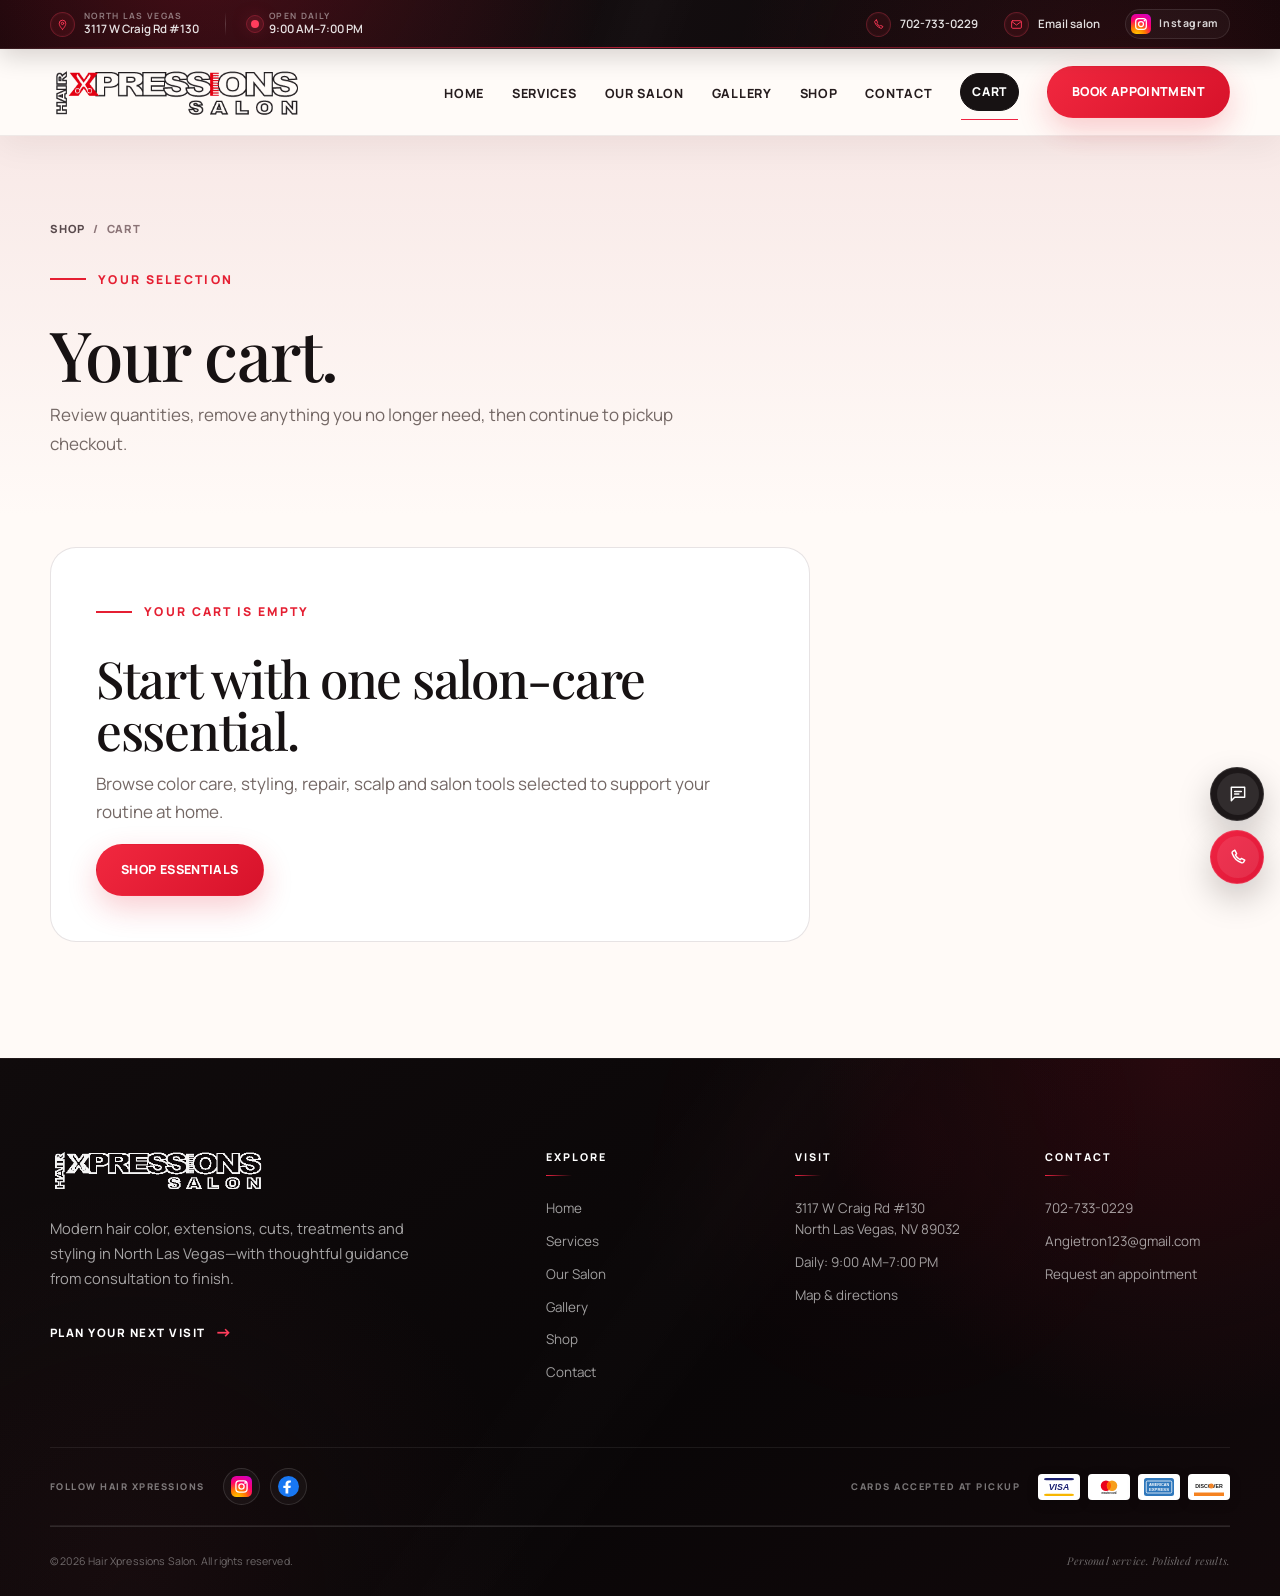
<file: cart.html>
<!DOCTYPE html>

<html lang="en">
<head>
<meta charset="utf-8"/><meta content="width=device-width, initial-scale=1" name="viewport"/>
<title>Your Cart | Hair Xpressions Salon</title>
<meta content="Review your Hair Xpressions salon-care cart before pickup checkout." name="description"/>
<meta content="noindex,follow" name="robots"/><meta content="#151313" name="theme-color"/>
<link href="assets/images/logo.png" rel="icon" type="image/png"/>
<link href="https://fonts.googleapis.com" rel="preconnect"/><link crossorigin="" href="https://fonts.gstatic.com" rel="preconnect"/>
<link href="https://fonts.googleapis.com/css2?family=Playfair+Display:wght@500;600;700;800&amp;family=Manrope:wght@400;500;600;700;800&amp;display=swap" rel="stylesheet"/>
<link href="assets/css/style.css" rel="stylesheet"/><link href="assets/css/shop-page.css" rel="stylesheet"/>
<link href="assets/css/global-final.css" rel="stylesheet"/></head>
<body data-page="cart">
<a class="skip-link" href="#main-content">Skip to content</a>
<!-- Cart header follows the approved site navigation and retains the live item count. -->
<div class="topbar luxury-topbar global-topbar">
<div class="container topbar-inner">
<div class="topbar-cluster topbar-primary">
<a aria-label="View salon location and directions" class="topbar-item topbar-location" href="contact.html#directions">
<span aria-hidden="true" class="topbar-icon"><svg viewbox="0 0 24 24"><path d="M12 21s6-5.3 6-11a6 6 0 1 0-12 0c0 5.7 6 11 6 11Z"></path><circle cx="12" cy="10" r="2.2"></circle></svg></span>
<span class="topbar-copy"><small>North Las Vegas</small><strong>3117 W Craig Rd #130</strong></span>
</a>
<span aria-hidden="true" class="topbar-separator"></span>
<span class="topbar-item topbar-hours">
<span aria-hidden="true" class="topbar-status-dot"></span>
<span class="topbar-copy"><small>Open daily</small><strong>9:00 AM–7:00 PM</strong></span>
</span>
</div>
<div class="topbar-cluster topbar-actions">
<a class="topbar-item" href="tel:+17027330229">
<span aria-hidden="true" class="topbar-icon"><svg viewbox="0 0 24 24"><path d="M8.2 3.8 5.8 5.2c-.8.5-1.1 1.5-.8 2.4 1.8 5.3 6 9.5 11.3 11.3.9.3 1.9 0 2.4-.8l1.4-2.4-4.1-2-1.5 1.5c-2.5-1.1-4.6-3.2-5.7-5.7L10.3 8 8.2 3.8Z"></path></svg></span>
<span class="topbar-action-label">702-733-0229</span>
</a>
<a class="topbar-item topbar-email" href="mailto:Angietron123@gmail.com">
<span aria-hidden="true" class="topbar-icon"><svg viewbox="0 0 24 24"><rect height="14" rx="2" width="18" x="3" y="5"></rect><path d="m4 7 8 6 8-6"></path></svg></span>
<span class="topbar-action-label">Email salon</span>
</a>
<a aria-label="Hair Xpressions Salon on Instagram" class="topbar-social" href="https://www.instagram.com/hairxpressionssalon/" rel="noopener" target="_blank">
<img alt="" height="20" src="assets/images/brand-icons/instagram.svg" width="20"/>
<span>Instagram</span>
</a>
</div>
</div>
</div>
<header class="global-site-header site-header-luxury site-header"><div class="container nav-inner"><a aria-label="Hair Xpressions Salon home" class="brand" href="index.html"><img alt="Hair Xpressions Salon" height="78" src="assets/images/logo.png" width="389"/></a><nav aria-label="Primary navigation" class="desktop-nav"><ul class="nav-list"><li><a href="index.html">Home</a></li><li><a href="services.html">Services</a></li><li><a href="about.html">Our Salon</a></li><li><a href="gallery.html">Gallery</a></li><li><a href="shop.html">Shop</a></li><li><a href="contact.html">Contact</a></li><li><a class="shop-bag-link is-current" href="cart.html">Cart <span data-cart-count="" hidden="">0</span></a></li><li><a class="btn btn-primary" href="book.html">Book appointment</a></li></ul></nav><button aria-controls="mobile-menu" aria-expanded="false" aria-label="Open menu" class="menu-toggle" type="button"><span aria-hidden="true" class="menu-lines"></span></button></div></header>
<div aria-hidden="true" class="mobile-menu" id="mobile-menu"><div class="mobile-menu-inner"><nav aria-label="Mobile navigation"><ul class="mobile-nav-list"><li><a href="index.html">Home</a></li><li><a href="services.html">Services</a></li><li><a href="about.html">Our Salon</a></li><li><a href="gallery.html">Gallery</a></li><li><a href="shop.html">Shop</a></li><li><a href="cart.html">Cart <span data-cart-count="" hidden="">0</span></a></li><li><a href="contact.html">Contact</a></li><li><a href="book.html">Book</a></li></ul></nav></div></div>
<main class="commerce-shell" id="main-content">
<!-- A compact editorial introduction keeps the products and totals above the fold. -->
<section class="commerce-hero commerce-hero-cart"><div class="container"><div class="breadcrumbs"><a href="shop.html">Shop</a><span aria-hidden="true">/</span><span>Cart</span></div><span class="eyebrow">Your selection</span><h1>Your cart.</h1><p>Review quantities, remove anything you no longer need, then continue to pickup checkout.</p></div></section>
<section class="cart-section"><div class="container cart-layout">
<div>
<div class="cart-empty" data-cart-empty="" hidden=""><span class="eyebrow">Your cart is empty</span><h2>Start with one salon-care essential.</h2><p>Browse color care, styling, repair, scalp and salon tools selected to support your routine at home.</p><a class="btn btn-primary" href="shop.html#favorites">Shop essentials</a></div>
<div aria-live="polite" class="cart-lines" data-cart-items=""></div>
</div>
<!-- The summary remains sticky on large screens and becomes a normal block on mobile. -->
<aside aria-label="Cart summary" class="cart-summary" data-cart-summary="" hidden="">
<div class="cart-summary-heading"><span class="eyebrow">Order summary</span><span class="cart-item-label" data-cart-item-label="">0 items</span></div>
<div class="cart-summary-row"><span>Subtotal</span><strong data-cart-subtotal="">$0.00</strong></div>
<div class="cart-summary-row muted"><span>Salon pickup</span><strong>Free</strong></div>
<p>Applicable tax, product availability and the final amount are confirmed before pickup.</p>
<div class="cart-summary-total"><span>Estimated total</span><strong data-cart-total="">$0.00</strong></div>
<a class="btn btn-primary btn-block" href="checkout.html">Continue to checkout</a>
<a class="cart-continue" href="shop.html#favorites">← Continue shopping</a>
</aside>
</div></section>
</main>
<footer class="site-footer global-site-footer home-footer-refined home-footer-v5">
<div aria-hidden="true" class="footer-ambient"></div>
<div class="container footer-main footer-main-refined">
<div class="footer-brand">
<a aria-label="Hair Xpressions Salon home" class="footer-logo-link" href="index.html"><img alt="Hair Xpressions Salon" height="78" src="assets/images/logo.png" width="389"/></a>
<p>Modern hair color, extensions, cuts, treatments and styling in North Las Vegas—with thoughtful guidance from consultation to finish.</p>
<a class="footer-book-link" href="book.html">Plan your next visit <span aria-hidden="true">→</span></a>
</div>
<div class="footer-col">
<h3>Explore</h3>
<ul class="footer-links">
<li><a href="index.html">Home</a></li>
<li><a href="services.html">Services</a></li>
<li><a href="about.html">Our Salon</a></li>
<li><a href="gallery.html">Gallery</a></li>
<li><a href="shop.html">Shop</a></li>
<li><a href="contact.html">Contact</a></li>
</ul>
</div>
<div class="footer-col">
<h3>Visit</h3>
<ul class="footer-links footer-visit-links">
<li><a href="contact.html#directions">3117 W Craig Rd #130<br/>North Las Vegas, NV 89032</a></li>
<li><span>Daily: 9:00 AM–7:00 PM</span></li>
<li><a href="contact.html#directions">Map &amp; directions</a></li>
</ul>
</div>
<div class="footer-col">
<h3>Contact</h3>
<ul class="footer-links">
<li><a href="tel:+17027330229">702-733-0229</a></li>
<li><a href="mailto:Angietron123@gmail.com">Angietron123@gmail.com</a></li>
<li><a href="book.html">Request an appointment</a></li>
</ul>
</div>
</div>
<div class="container footer-brand-strip">
<div class="footer-social-area">
<span class="footer-small-label">Follow Hair Xpressions</span>
<div class="social-logo-links">
<a aria-label="Instagram" href="https://www.instagram.com/hairxpressionssalon/" rel="noopener" target="_blank"><img alt="Instagram" src="assets/images/brand-icons/instagram.svg"/></a>
<a aria-label="Facebook" href="https://www.facebook.com/HairXpressionsSalon/" rel="noopener" target="_blank"><img alt="Facebook" src="assets/images/brand-icons/facebook.svg"/></a>
</div>
</div>
<div class="footer-payment-area">
<span class="footer-small-label">Cards accepted at pickup</span>
<div aria-label="Cards accepted at salon pickup" class="payment-logo-row">
<img alt="Visa" src="assets/images/brand-icons/visa.svg"/>
<img alt="Mastercard" src="assets/images/brand-icons/mastercard.svg"/>
<img alt="American Express" src="assets/images/brand-icons/amex.svg"/>
<img alt="Discover" src="assets/images/brand-icons/discover.svg"/>
</div>
</div>
</div>
<div class="container footer-bottom footer-bottom-refined">
<p>© <span data-current-year=""></span> Hair Xpressions Salon. All rights reserved.</p>
<p class="footer-signoff">Personal service. Polished results.</p>
</div>
</footer><div aria-label="Quick contact options" class="footer-contact-fab global-contact-fab">
<a class="fab-action fab-message" href="contact.html">
<span aria-hidden="true" class="fab-icon"><svg viewbox="0 0 24 24"><path d="M4 4h16v12H8l-4 4V4zm4 5h8M8 12h5"></path></svg></span>
<span><small>Questions or availability?</small><strong>Send a Message</strong></span>
</a>
<a class="fab-action fab-call" href="tel:+17027330229">
<span aria-hidden="true" class="fab-icon"><svg viewbox="0 0 24 24"><path d="M8.2 3.8 5.8 5.2c-.8.5-1.1 1.5-.8 2.4 1.8 5.3 6 9.5 11.3 11.3.9.3 1.9 0 2.4-.8l1.4-2.4-4.1-2-1.5 1.5c-2.5-1.1-4.6-3.2-5.7-5.7L10.3 8 8.2 3.8Z"></path></svg></span>
<span><small>Speak with the salon</small><strong>Call Now</strong></span>
</a>
</div>

<script defer="" src="assets/js/main.js"></script><script defer="" src="assets/js/shop-main.js"></script>
</body>
</html>
</file>
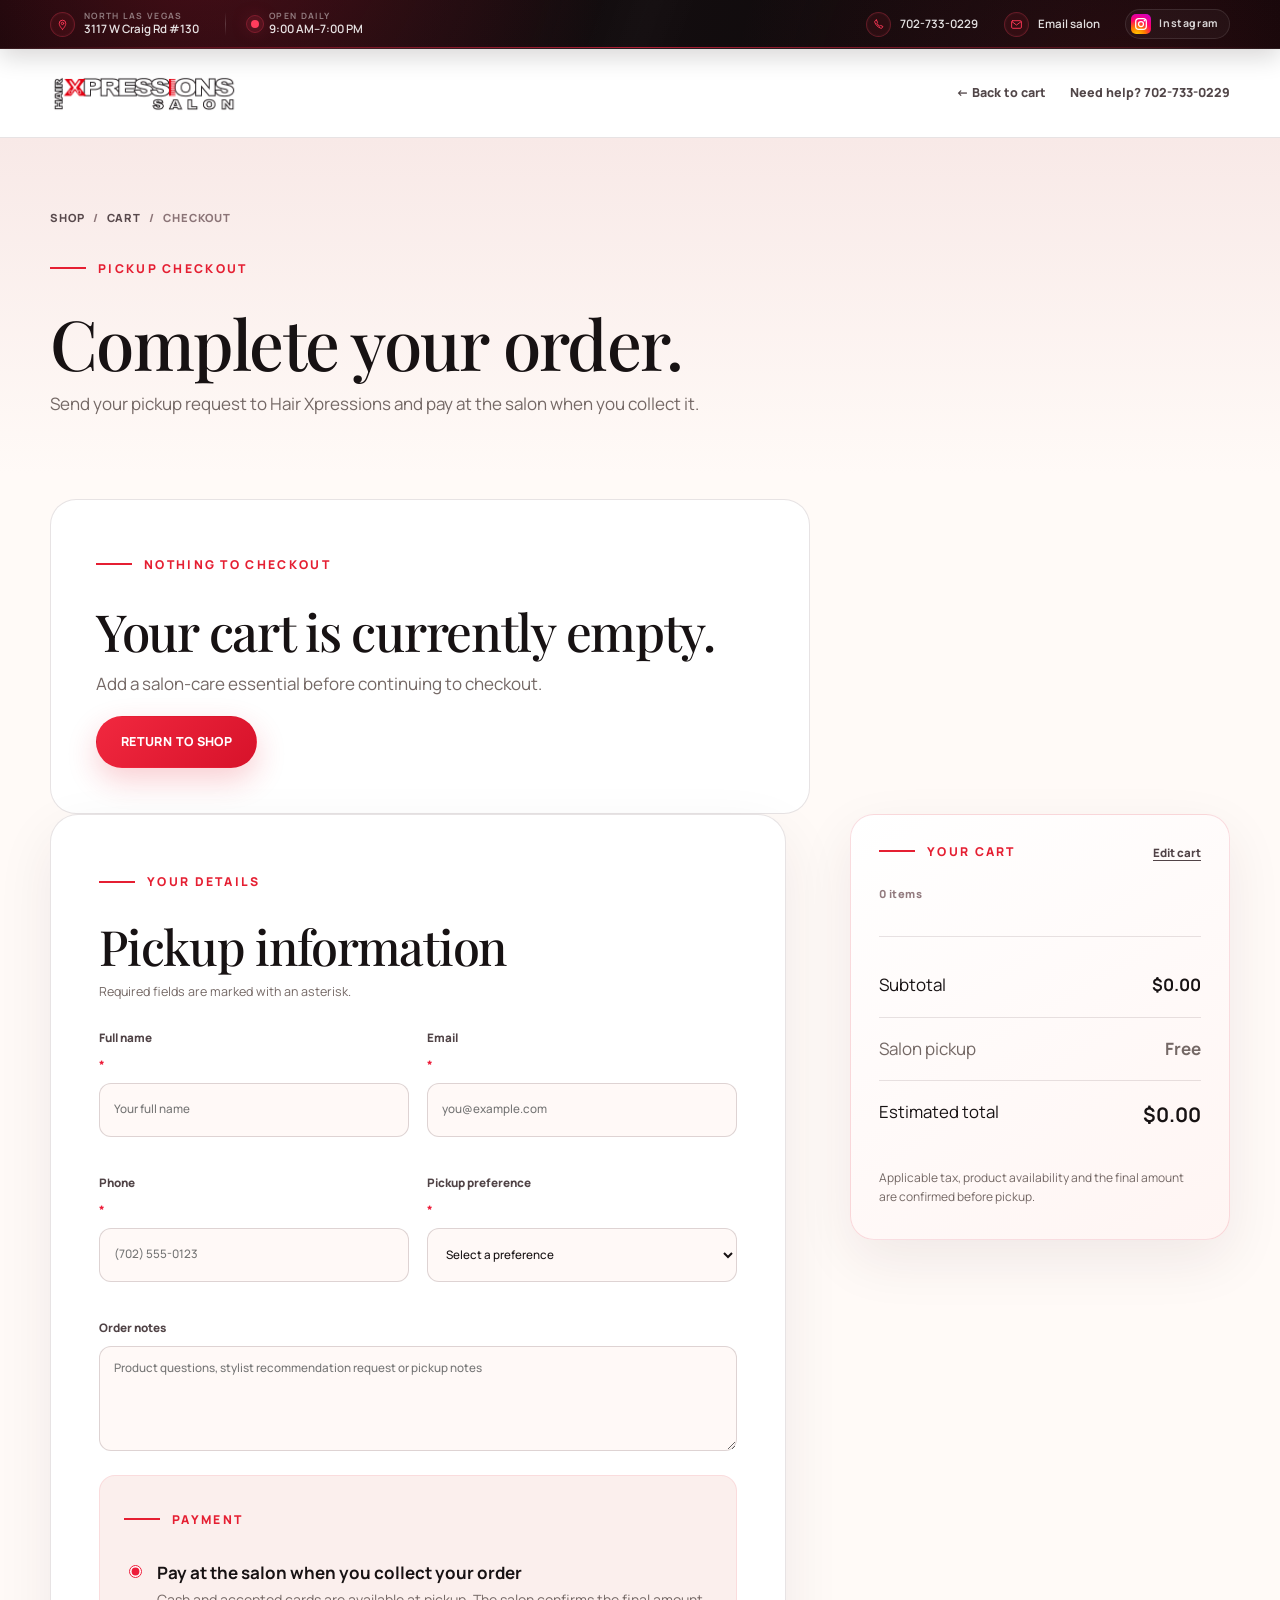
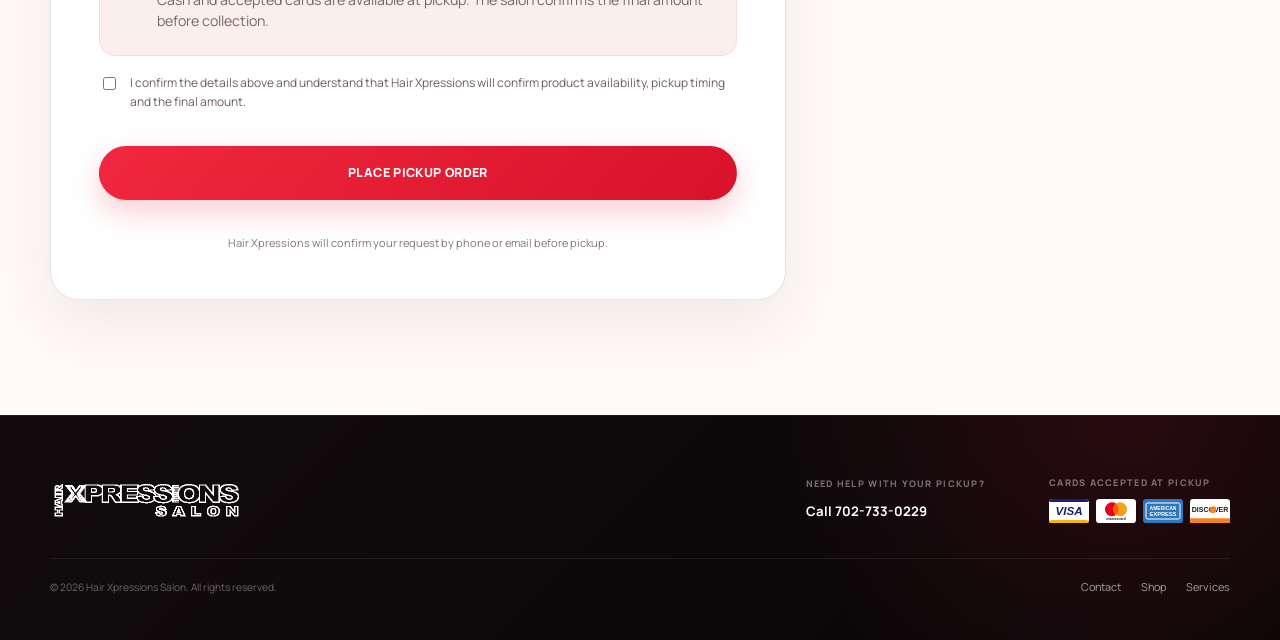
<file: checkout.html>
<!DOCTYPE html>

<html lang="en">
<head>
<meta charset="utf-8"/><meta content="width=device-width, initial-scale=1" name="viewport"/>
<title>Pickup Checkout | Hair Xpressions Salon</title>
<meta content="Complete a Hair Xpressions salon pickup request and pay when you collect your order." name="description"/><meta content="noindex,nofollow" name="robots"/><meta content="#151313" name="theme-color"/>
<link href="assets/images/logo.png" rel="icon" type="image/png"/>
<link href="https://fonts.googleapis.com" rel="preconnect"/><link crossorigin="" href="https://fonts.gstatic.com" rel="preconnect"/>
<link href="https://fonts.googleapis.com/css2?family=Playfair+Display:wght@500;600;700;800&amp;family=Manrope:wght@400;500;600;700;800&amp;display=swap" rel="stylesheet"/>
<link href="assets/css/style.css" rel="stylesheet"/><link href="assets/css/shop-page.css" rel="stylesheet"/>
<link href="assets/css/global-final.css" rel="stylesheet"/></head>
<body data-page="checkout">
<a class="skip-link" href="#main-content">Skip to content</a>
<!-- A simplified checkout header reduces distractions while preserving clear escape routes. -->
<div class="topbar luxury-topbar global-topbar">
<div class="container topbar-inner">
<div class="topbar-cluster topbar-primary">
<a aria-label="View salon location and directions" class="topbar-item topbar-location" href="contact.html#directions">
<span aria-hidden="true" class="topbar-icon"><svg viewbox="0 0 24 24"><path d="M12 21s6-5.3 6-11a6 6 0 1 0-12 0c0 5.7 6 11 6 11Z"></path><circle cx="12" cy="10" r="2.2"></circle></svg></span>
<span class="topbar-copy"><small>North Las Vegas</small><strong>3117 W Craig Rd #130</strong></span>
</a>
<span aria-hidden="true" class="topbar-separator"></span>
<span class="topbar-item topbar-hours">
<span aria-hidden="true" class="topbar-status-dot"></span>
<span class="topbar-copy"><small>Open daily</small><strong>9:00 AM–7:00 PM</strong></span>
</span>
</div>
<div class="topbar-cluster topbar-actions">
<a class="topbar-item" href="tel:+17027330229">
<span aria-hidden="true" class="topbar-icon"><svg viewbox="0 0 24 24"><path d="M8.2 3.8 5.8 5.2c-.8.5-1.1 1.5-.8 2.4 1.8 5.3 6 9.5 11.3 11.3.9.3 1.9 0 2.4-.8l1.4-2.4-4.1-2-1.5 1.5c-2.5-1.1-4.6-3.2-5.7-5.7L10.3 8 8.2 3.8Z"></path></svg></span>
<span class="topbar-action-label">702-733-0229</span>
</a>
<a class="topbar-item topbar-email" href="mailto:Angietron123@gmail.com">
<span aria-hidden="true" class="topbar-icon"><svg viewbox="0 0 24 24"><rect height="14" rx="2" width="18" x="3" y="5"></rect><path d="m4 7 8 6 8-6"></path></svg></span>
<span class="topbar-action-label">Email salon</span>
</a>
<a aria-label="Hair Xpressions Salon on Instagram" class="topbar-social" href="https://www.instagram.com/hairxpressionssalon/" rel="noopener" target="_blank">
<img alt="" height="20" src="assets/images/brand-icons/instagram.svg" width="20"/>
<span>Instagram</span>
</a>
</div>
</div>
</div><div class="checkout-top"><div class="container"><a aria-label="Hair Xpressions Salon home" class="checkout-brand" href="index.html"><img alt="Hair Xpressions Salon" height="78" src="assets/images/logo.png" width="389"/></a><div><a href="cart.html">← Back to cart</a><a href="tel:+17027330229">Need help? 702-733-0229</a></div></div></div>
<main class="commerce-shell checkout-shell" id="main-content">
<section class="commerce-hero compact commerce-hero-checkout"><div class="container"><div class="breadcrumbs"><a href="shop.html">Shop</a><span aria-hidden="true">/</span><a href="cart.html">Cart</a><span aria-hidden="true">/</span><span>Checkout</span></div><span class="eyebrow">Pickup checkout</span><h1>Complete your order.</h1><p>Send your pickup request to Hair Xpressions and pay at the salon when you collect it.</p></div></section>
<section class="checkout-section"><div class="container">
<div class="cart-empty" data-checkout-empty="" hidden=""><span class="eyebrow">Nothing to checkout</span><h2>Your cart is currently empty.</h2><p>Add a salon-care essential before continuing to checkout.</p><a class="btn btn-primary" href="shop.html#favorites">Return to shop</a></div>
<div class="checkout-layout" data-checkout-content="">
<!--
        PRODUCTION INTEGRATION NOTE:
        shop-main.js exposes one clearly marked submitPickupOrder() function.
        Connect that function to the salon's CRM, WooCommerce REST endpoint or
        another secure order service. Never collect raw card details in this form.
      -->
<form class="checkout-form" data-checkout-form="" novalidate="">
<span class="eyebrow">Your details</span><h2>Pickup information</h2>
<p class="checkout-form-intro">Required fields are marked with an asterisk.</p>
<div class="checkout-fields">
<label for="checkout-name">Full name <span aria-hidden="true">*</span><input autocomplete="name" id="checkout-name" name="name" placeholder="Your full name" required="" type="text"/><small aria-live="polite" class="field-error" data-error-for="name"></small></label>
<label for="checkout-email">Email <span aria-hidden="true">*</span><input autocomplete="email" id="checkout-email" name="email" placeholder="you@example.com" required="" type="email"/><small aria-live="polite" class="field-error" data-error-for="email"></small></label>
<label for="checkout-phone">Phone <span aria-hidden="true">*</span><input autocomplete="tel" id="checkout-phone" inputmode="tel" name="phone" placeholder="(702) 555-0123" required="" type="tel"/><small aria-live="polite" class="field-error" data-error-for="phone"></small></label>
<label for="checkout-pickup">Pickup preference <span aria-hidden="true">*</span><select id="checkout-pickup" name="pickup" required=""><option disabled="" selected="" value="">Select a preference</option><option value="As soon as available">As soon as available</option><option value="Call me to arrange pickup">Call me to arrange pickup</option><option value="Pickup this week">Pickup this week</option><option value="I need product guidance first">I need product guidance first</option></select><small aria-live="polite" class="field-error" data-error-for="pickup"></small></label>
<label class="full" for="checkout-notes">Order notes<textarea id="checkout-notes" name="notes" placeholder="Product questions, stylist recommendation request or pickup notes" rows="4"></textarea></label>
</div>
<div class="payment-choice"><span class="eyebrow">Payment</span><label><input checked="" name="payment" type="radio" value="pay-at-salon"/><span><strong>Pay at the salon when you collect your order</strong><small>Cash and accepted cards are available at pickup. The salon confirms the final amount before collection.</small></span></label></div>
<label class="checkout-consent"><input name="consent" required="" type="checkbox"/><span>I confirm the details above and understand that Hair Xpressions will confirm product availability, pickup timing and the final amount.</span></label>
<small aria-live="polite" class="field-error consent-error" data-error-for="consent"></small>
<button class="btn btn-primary btn-block checkout-submit" type="submit"><span data-submit-label="">Place pickup order</span><span aria-hidden="true" class="button-spinner"></span></button>
<p aria-live="polite" class="checkout-status" data-checkout-status="" role="status"></p>
<p class="checkout-secure-note">Hair Xpressions will confirm your request by phone or email before pickup.</p>
</form>
<aside aria-label="Order summary" class="checkout-summary">
<div class="checkout-summary-heading"><div><span class="eyebrow">Your cart</span><span class="cart-item-label" data-checkout-item-label="">0 items</span></div><a href="cart.html">Edit cart</a></div>
<div class="checkout-mini-list" data-checkout-items=""></div>
<div class="cart-summary-row"><span>Subtotal</span><strong data-checkout-subtotal="">$0.00</strong></div>
<div class="cart-summary-row muted"><span>Salon pickup</span><strong>Free</strong></div>
<div class="cart-summary-total"><span>Estimated total</span><strong data-checkout-total="">$0.00</strong></div>
<p>Applicable tax, product availability and the final amount are confirmed before pickup.</p>
</aside>
</div>
<!-- The confirmation state gives shoppers a reference, order recap and next steps. -->
<section class="order-success" data-order-success="" hidden="" tabindex="-1">
<span class="eyebrow">Pickup request created</span>
<h2>Thank you. Your order details are ready.</h2>
<p class="order-success-lead">Reference <strong data-order-id=""></strong>. Send the prepared request to Hair Xpressions so the team can confirm availability and pickup timing.</p>
<div class="order-success-grid">
<div><span>Pickup preference</span><strong data-order-pickup=""></strong></div>
<div><span>Estimated total</span><strong data-order-total=""></strong></div>
</div>
<div class="order-success-items" data-order-success-items=""></div>
<div class="btn-row"><a class="btn btn-primary" data-order-email="" href="mailto:Angietron123@gmail.com">Send request to salon</a><a class="btn btn-dark" href="tel:+17027330229">Call to confirm</a></div>
<p class="order-email-note">The first button opens your email app with the complete pickup request ready to send.</p>
<a class="text-link" href="shop.html">Continue shopping</a>
</section>
</div></section>
</main>
<footer class="checkout-footer global-checkout-footer">
<div class="container checkout-footer-inner">
<a aria-label="Hair Xpressions Salon home" class="checkout-footer-brand" href="index.html"><img alt="Hair Xpressions Salon" height="78" src="assets/images/logo.png" width="389"/></a>
<div class="checkout-footer-help"><span>Need help with your pickup?</span><a href="tel:+17027330229">Call 702-733-0229</a></div>
<div class="checkout-footer-payments"><span>Cards accepted at pickup</span><div class="payment-logo-row"><img alt="Visa" src="assets/images/brand-icons/visa.svg"/><img alt="Mastercard" src="assets/images/brand-icons/mastercard.svg"/><img alt="American Express" src="assets/images/brand-icons/amex.svg"/><img alt="Discover" src="assets/images/brand-icons/discover.svg"/></div></div>
</div>
<div class="container checkout-footer-bottom"><p>© <span data-current-year=""></span> Hair Xpressions Salon. All rights reserved.</p><div><a href="contact.html">Contact</a><a href="shop.html">Shop</a><a href="services.html">Services</a></div></div>
</footer>
<script defer="" src="assets/js/main.js"></script><script defer="" src="assets/js/shop-main.js"></script>
</body>
</html>
</file>
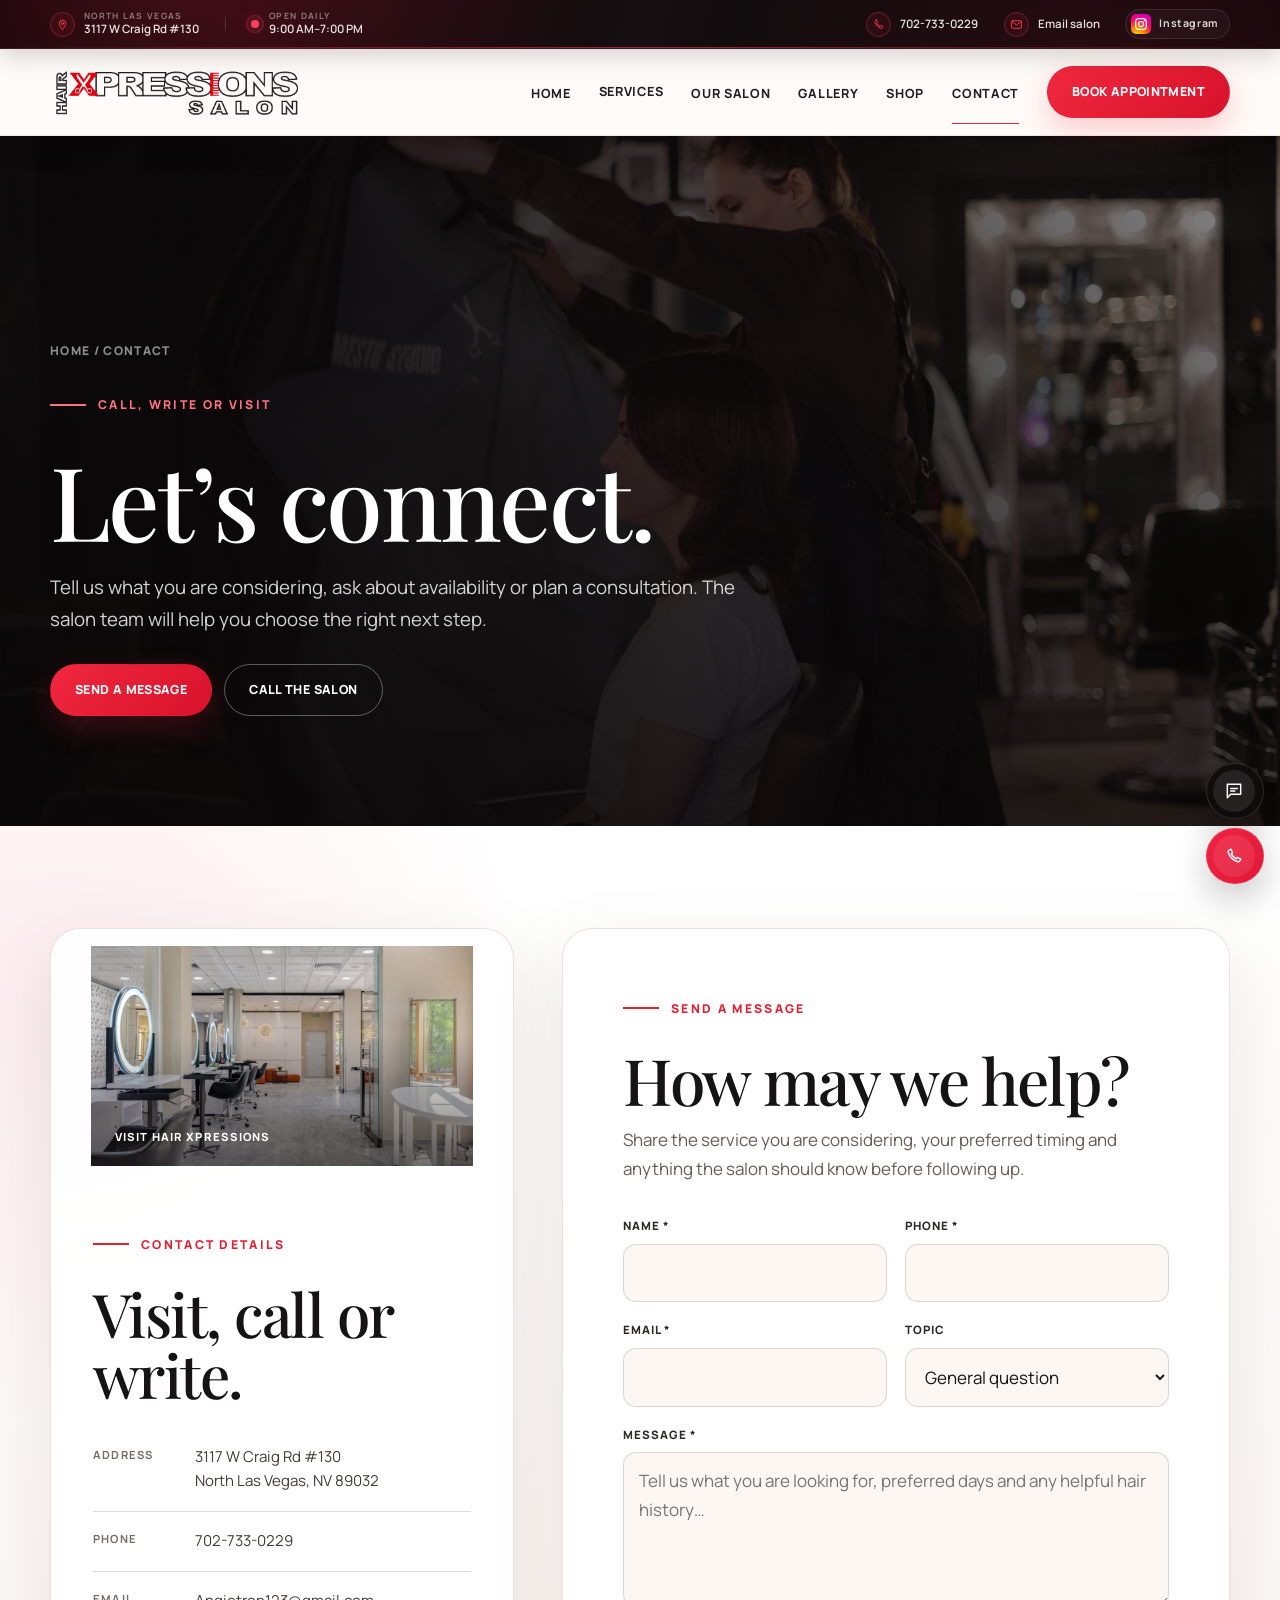
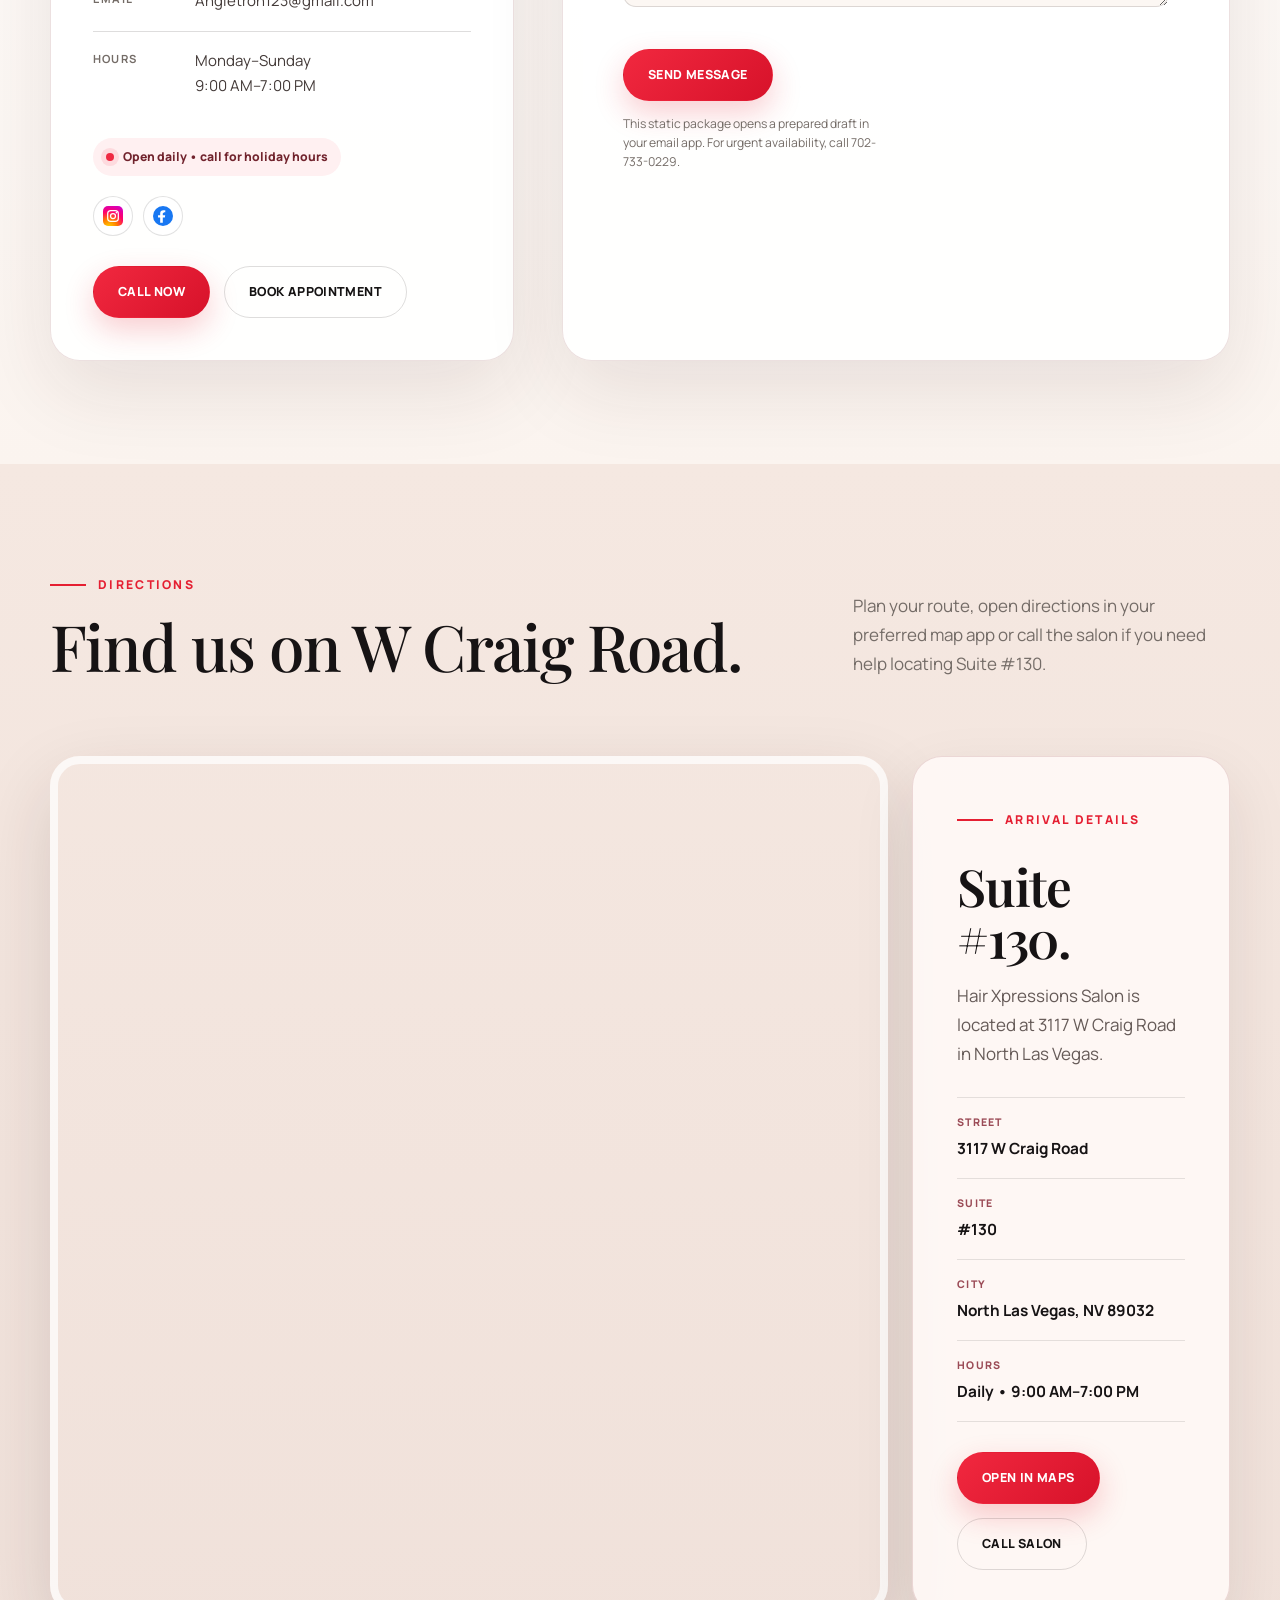
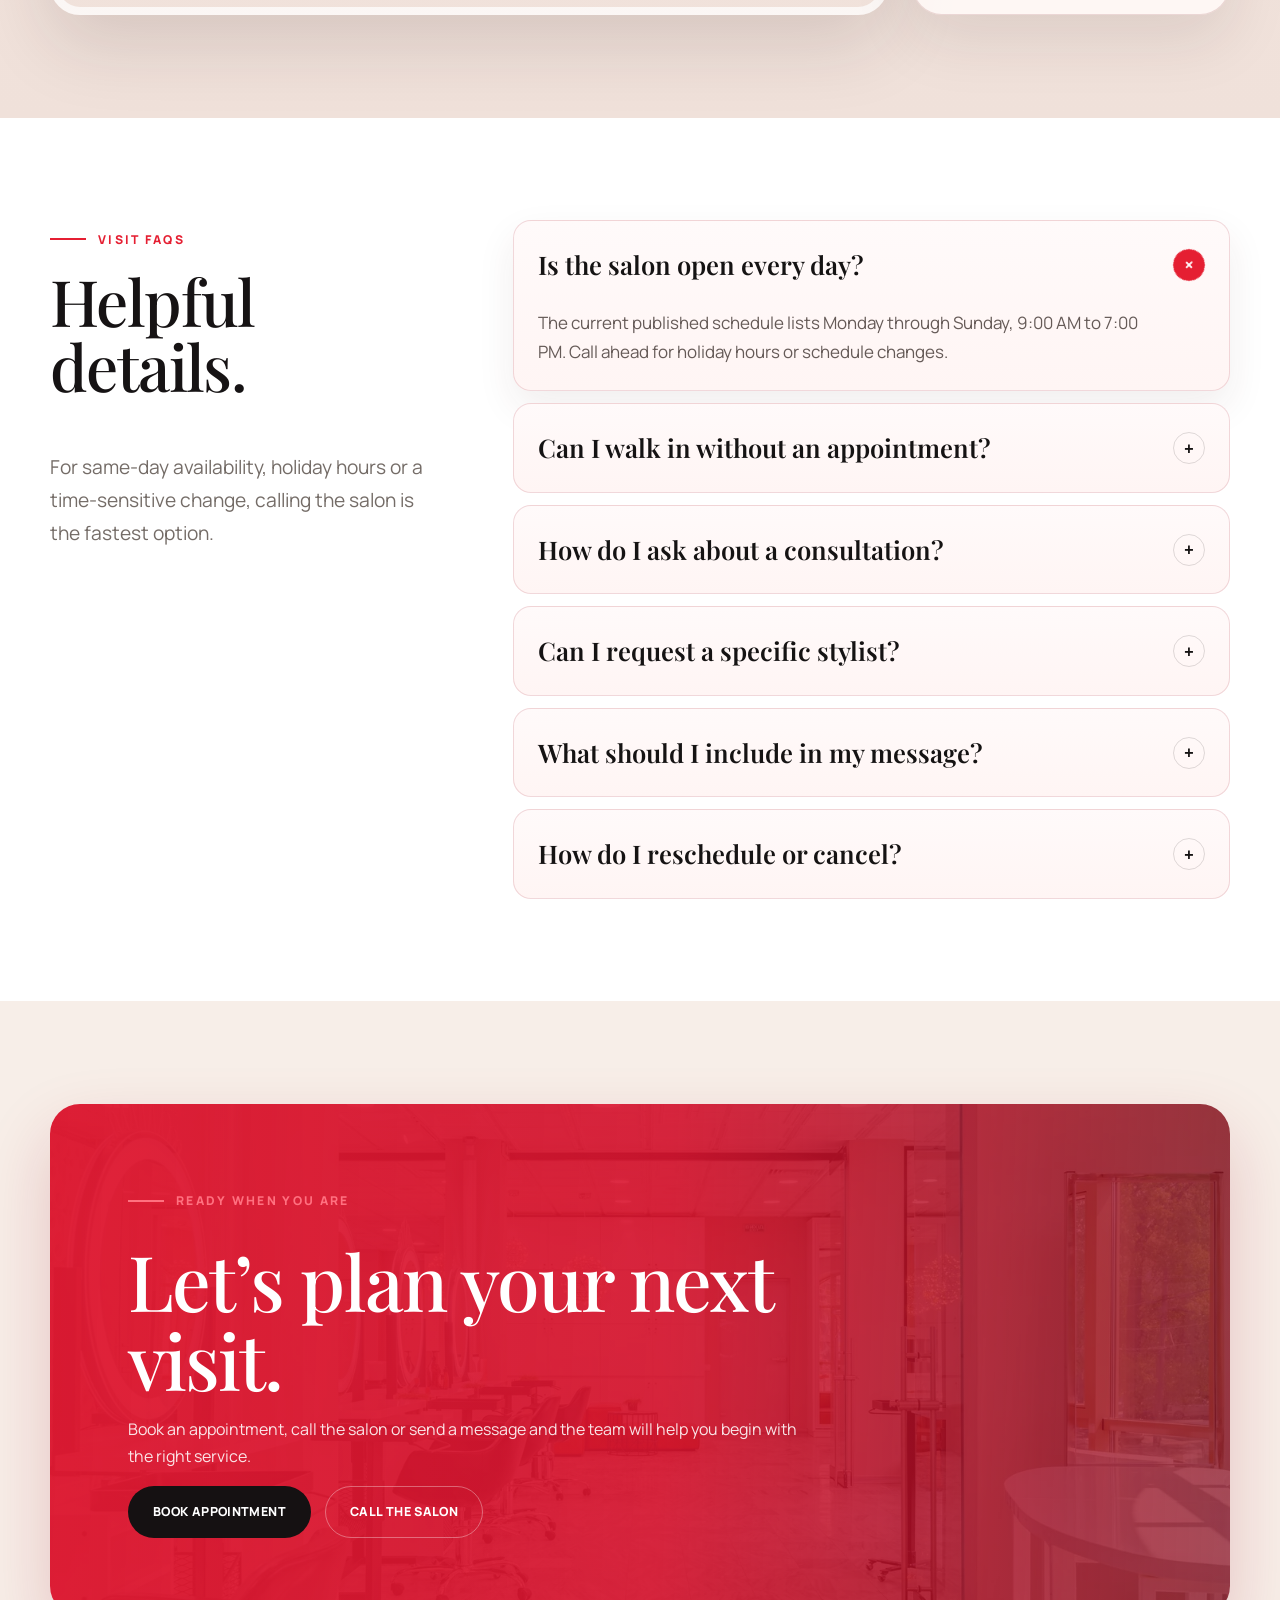
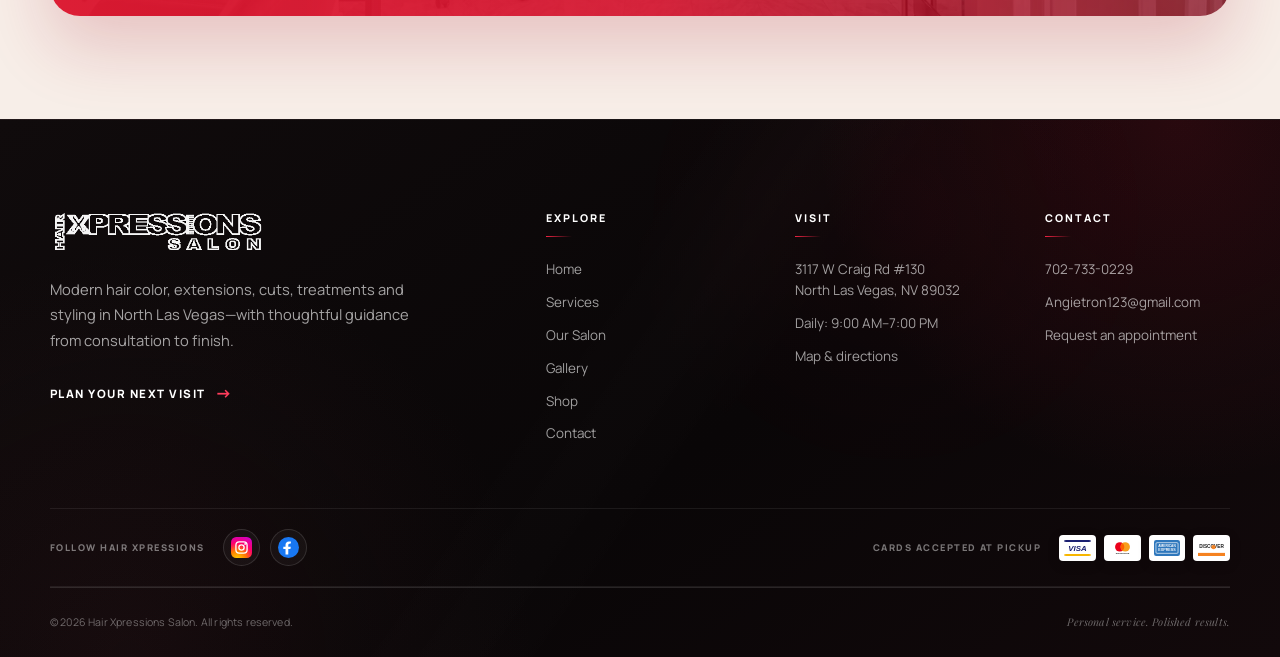
<file: contact.html>
<!DOCTYPE html>

<html lang="en">
<head>
<meta charset="utf-8"/>
<meta content="width=device-width, initial-scale=1" name="viewport"/>
<title>Contact &amp; Directions | Hair Xpressions Salon</title>
<meta content="Contact Hair Xpressions Salon at 702-733-0229 or visit 3117 W Craig Rd #130, North Las Vegas, NV 89032. Open daily 9 AM to 7 PM." name="description"/>
<meta content="#151313" name="theme-color"/>
<link href="assets/images/logo.png" rel="icon" type="image/png"/>
<link href="https://fonts.googleapis.com" rel="preconnect"/><link crossorigin="" href="https://fonts.gstatic.com" rel="preconnect"/>
<link href="https://fonts.googleapis.com/css2?family=Playfair+Display:wght@500;600;700;800&amp;family=Manrope:wght@400;500;600;700;800&amp;display=swap" rel="stylesheet"/>
<link href="assets/css/style.css" rel="stylesheet"/>
<link href="assets/css/contact-final.css" rel="stylesheet"/>
<link href="assets/css/global-final.css" rel="stylesheet"/></head>
<body data-page="contact">
<a class="skip-link" href="#main-content">Skip to content</a>
<div class="topbar luxury-topbar global-topbar">
<div class="container topbar-inner">
<div class="topbar-cluster topbar-primary">
<a aria-label="View salon location and directions" class="topbar-item topbar-location" href="contact.html#directions">
<span aria-hidden="true" class="topbar-icon"><svg viewbox="0 0 24 24"><path d="M12 21s6-5.3 6-11a6 6 0 1 0-12 0c0 5.7 6 11 6 11Z"></path><circle cx="12" cy="10" r="2.2"></circle></svg></span>
<span class="topbar-copy"><small>North Las Vegas</small><strong>3117 W Craig Rd #130</strong></span>
</a>
<span aria-hidden="true" class="topbar-separator"></span>
<span class="topbar-item topbar-hours">
<span aria-hidden="true" class="topbar-status-dot"></span>
<span class="topbar-copy"><small>Open daily</small><strong>9:00 AM–7:00 PM</strong></span>
</span>
</div>
<div class="topbar-cluster topbar-actions">
<a class="topbar-item" href="tel:+17027330229">
<span aria-hidden="true" class="topbar-icon"><svg viewbox="0 0 24 24"><path d="M8.2 3.8 5.8 5.2c-.8.5-1.1 1.5-.8 2.4 1.8 5.3 6 9.5 11.3 11.3.9.3 1.9 0 2.4-.8l1.4-2.4-4.1-2-1.5 1.5c-2.5-1.1-4.6-3.2-5.7-5.7L10.3 8 8.2 3.8Z"></path></svg></span>
<span class="topbar-action-label">702-733-0229</span>
</a>
<a class="topbar-item topbar-email" href="mailto:Angietron123@gmail.com">
<span aria-hidden="true" class="topbar-icon"><svg viewbox="0 0 24 24"><rect height="14" rx="2" width="18" x="3" y="5"></rect><path d="m4 7 8 6 8-6"></path></svg></span>
<span class="topbar-action-label">Email salon</span>
</a>
<a aria-label="Hair Xpressions Salon on Instagram" class="topbar-social" href="https://www.instagram.com/hairxpressionssalon/" rel="noopener" target="_blank">
<img alt="" height="20" src="assets/images/brand-icons/instagram.svg" width="20"/>
<span>Instagram</span>
</a>
</div>
</div>
</div>
<header class="global-site-header site-header-luxury site-header"><div class="container nav-inner"><a aria-label="Hair Xpressions Salon home" class="brand" href="index.html"><img alt="Hair Xpressions Salon" height="78" src="assets/images/logo.png" width="389"/></a><nav aria-label="Primary navigation" class="desktop-nav"><ul class="nav-list"><li><a data-nav="home" href="index.html">Home</a></li><li class="nav-has-dropdown">
<a aria-haspopup="true" class="nav-services-link" data-nav="services" href="services.html">
    Services <span aria-hidden="true" class="nav-chevron">⌄</span>
</a>
<div aria-label="Services submenu" class="services-mega-menu">
<div class="mega-menu-intro">
<span class="mega-kicker">Hair &amp; beauty menu</span>
<h3>Find the right service faster.</h3>
<p>Explore color, extensions, cuts, treatments, event styling and specialty beauty services.</p>
<a class="mega-feature-link" href="book.html">Start with a consultation <span aria-hidden="true">→</span></a>
</div>
<div class="mega-menu-links"><a href="services.html"><span>Services Overview</span><span aria-hidden="true">→</span></a><a href="services.html#extensions"><span>Hair Extensions</span><span aria-hidden="true">→</span></a><a href="services.html#cuts"><span>Hair Cuts</span><span aria-hidden="true">→</span></a><a href="services.html#color"><span>Hair Color</span><span aria-hidden="true">→</span></a><a href="services.html#color"><span>Highlights</span><span aria-hidden="true">→</span></a><a href="services.html#treatments"><span>Treatments / Products</span><span aria-hidden="true">→</span></a><a href="services.html#events"><span>Hot Trends &amp; Summer Specials</span><span aria-hidden="true">→</span></a><a href="services.html#specialty"><span>Skin Care</span><span aria-hidden="true">→</span></a><a href="services.html#events"><span>Updos and Styles</span><span aria-hidden="true">→</span></a><a href="services.html#specialty"><span>Body Contouring</span><span aria-hidden="true">→</span></a><a href="services.html#specialty"><span>Scalp Micropigmentation</span><span aria-hidden="true">→</span></a></div>
</div>
</li><li><a data-nav="about" href="about.html">Our Salon</a></li><li><a data-nav="gallery" href="gallery.html">Gallery</a></li><li><a data-nav="shop" href="shop.html">Shop</a></li><li><a data-nav="contact" href="contact.html">Contact</a></li><li><a class="btn btn-primary" data-nav="book" href="book.html">Book appointment</a></li></ul></nav><button aria-controls="mobile-menu" aria-expanded="false" aria-label="Open menu" class="menu-toggle" type="button"><span aria-hidden="true" class="menu-lines"></span></button></div></header>
<div aria-hidden="true" class="mobile-menu" id="mobile-menu"><div class="mobile-menu-inner"><nav aria-label="Mobile navigation"><ul class="mobile-nav-list"><li><a data-nav="home" href="index.html">Home</a></li><li class="mobile-services-item">
<details>
<summary>Services <span aria-hidden="true">+</span></summary>
<div class="mobile-service-links"><a href="services.html">Services Overview<span aria-hidden="true">→</span></a><a href="services.html#extensions">Hair Extensions<span aria-hidden="true">→</span></a><a href="services.html#cuts">Hair Cuts<span aria-hidden="true">→</span></a><a href="services.html#color">Hair Color<span aria-hidden="true">→</span></a><a href="services.html#color">Highlights<span aria-hidden="true">→</span></a><a href="services.html#treatments">Treatments / Products<span aria-hidden="true">→</span></a><a href="services.html#events">Hot Trends &amp; Summer Specials<span aria-hidden="true">→</span></a><a href="services.html#specialty">Skin Care<span aria-hidden="true">→</span></a><a href="services.html#events">Updos and Styles<span aria-hidden="true">→</span></a><a href="services.html#specialty">Body Contouring<span aria-hidden="true">→</span></a><a href="services.html#specialty">Scalp Micropigmentation<span aria-hidden="true">→</span></a></div>
</details>
</li><li><a data-nav="about" href="about.html">Our Salon</a></li><li><a data-nav="gallery" href="gallery.html">Gallery</a></li><li><a data-nav="shop" href="shop.html">Shop</a></li><li><a data-nav="contact" href="contact.html">Contact</a></li><li><a data-nav="book" href="book.html">Book</a></li></ul></nav><div class="mobile-menu-contact"><span class="eyebrow eyebrow-light">Ready when you are</span><h3>Let’s plan your next look.</h3><div class="btn-row"><a class="btn btn-primary" href="book.html">Request appointment</a><a class="btn btn-outline-light" href="tel:+17027330229">Call salon</a></div></div></div></div>
<main id="main-content">
<!-- =====================================================================
     CONTACT HERO
     Single high-resolution image with CSS-only cinematic movement. The image
     remains static when the visitor has reduced-motion enabled.
     ===================================================================== -->
<section class="contact-hero">
<div aria-hidden="true" class="contact-hero-media">
<picture>
<source media="(max-width: 760px)" srcset="assets/images/contact/hero-1600.webp"/>
<img alt="" fetchpriority="high" height="1600" src="assets/images/contact/hero-2400.webp" width="2400"/>
</picture>
</div>
<div class="contact-hero-content">
<div class="breadcrumbs"><a href="index.html">Home</a> / Contact</div>
<span class="eyebrow eyebrow-light">Call, write or visit</span>
<h1>Let’s connect.</h1>
<p>Tell us what you are considering, ask about availability or plan a consultation. The salon team will help you choose the right next step.</p>
<div class="contact-hero-actions">
<a class="btn btn-primary" href="#contact-form">Send a message</a>
<a class="btn btn-outline-light" href="tel:+17027330229">Call the salon</a>
</div>
</div>
</section>
<!-- =====================================================================
     CONTACT DETAILS + FORM
     The form currently uses a mailto fallback because this package is static.
     See assets/js/contact-main.js for the documented CRM integration point.
     ===================================================================== -->
<section class="section contact-connect-section" id="contact-form">
<div class="container contact-connect-grid">
<aside class="contact-detail-card reveal">
<figure class="contact-detail-media">
<picture>
<source sizes="(max-width: 1000px) 100vw, 38vw" srcset="assets/images/contact/details-960.webp 960w, assets/images/contact/details-1600.webp 1600w"/>
<img alt="Hair Xpressions Salon interior" decoding="async" height="1057" loading="lazy" src="assets/images/contact/details-1600.webp" width="1600"/>
</picture>
<figcaption>Visit Hair Xpressions</figcaption>
</figure>
<div class="contact-detail-copy">
<span class="eyebrow">Contact details</span>
<h2>Visit, call or write.</h2>
<ul class="contact-list">
<li><strong>Address</strong><a href="https://www.google.com/maps/search/?api=1&amp;query=3117+W+Craig+Rd+%23130+North+Las+Vegas+NV+89032" rel="noopener" target="_blank">3117 W Craig Rd #130<br/>North Las Vegas, NV 89032</a></li>
<li><strong>Phone</strong><a href="tel:+17027330229">702-733-0229</a></li>
<li><strong>Email</strong><a href="mailto:Angietron123@gmail.com">Angietron123@gmail.com</a></li>
<li><strong>Hours</strong><span>Monday–Sunday<br/>9:00 AM–7:00 PM</span></li>
</ul>
<span class="contact-status">Open daily • call for holiday hours</span>
<div aria-label="Social media" class="contact-social-row">
<a aria-label="Instagram" href="https://www.instagram.com/hairxpressionssalon/" rel="noopener" target="_blank"><img alt="" src="assets/images/brand-icons/instagram.svg"/></a>
<a aria-label="Facebook" href="https://www.facebook.com/HairXpressionsSalon/" rel="noopener" target="_blank"><img alt="" src="assets/images/brand-icons/facebook.svg"/></a>
</div>
<div class="btn-row mt-30">
<a class="btn btn-primary" href="tel:+17027330229">Call now</a>
<a class="btn btn-outline" href="book.html">Book appointment</a>
</div>
</div>
</aside>
<div class="contact-form-card reveal">
<span class="eyebrow">Send a message</span>
<h2>How may we help?</h2>
<p>Share the service you are considering, your preferred timing and anything the salon should know before following up.</p>
<form class="form-grid" data-contact-form="" data-recipient="Angietron123@gmail.com" novalidate="">
<!-- Honeypot field: keep hidden; replace the static mailto fallback with the production CRM endpoint when available. -->
<div aria-hidden="true" class="hp-field"><label for="contact-website">Website</label><input autocomplete="off" id="contact-website" name="website" tabindex="-1" type="text"/></div>
<div class="form-field"><label for="contact-name">Name *</label><input autocomplete="name" id="contact-name" name="name" required="" type="text"/></div>
<div class="form-field"><label for="contact-phone">Phone *</label><input autocomplete="tel" id="contact-phone" name="phone" required="" type="tel"/></div>
<div class="form-field"><label for="contact-email">Email *</label><input autocomplete="email" id="contact-email" name="email" required="" type="email"/></div>
<div class="form-field"><label for="contact-topic">Topic</label><select id="contact-topic" name="topic"><option>General question</option><option>Appointment availability</option><option>Hair color consultation</option><option>Extensions consultation</option><option>Bridal or special event</option><option>Product or shop question</option></select></div>
<div class="form-field full"><label for="contact-message">Message *</label><textarea id="contact-message" name="message" placeholder="Tell us what you are looking for, preferred days and any helpful hair history…" required=""></textarea></div>
<div aria-live="polite" class="form-status" role="status"></div>
<div class="form-actions full"><button class="btn btn-primary" type="submit">Send message</button><p class="form-note">This static package opens a prepared draft in your email app. For urgent availability, call 702-733-0229.</p></div>
</form>
</div>
</div>
</section>
<!-- =====================================================================
     DIRECTIONS
     The embedded map is paired with a compact arrival card so important visit
     details remain readable even when the map is difficult to use on mobile.
     ===================================================================== -->
<section class="section contact-directions" id="directions">
<div class="container">
<div class="section-header reveal"><div><span class="eyebrow">Directions</span><h2>Find us on W Craig Road.</h2></div><p>Plan your route, open directions in your preferred map app or call the salon if you need help locating Suite #130.</p></div>
<div class="directions-layout">
<div class="map-wrap contact-map reveal"><iframe loading="lazy" referrerpolicy="no-referrer-when-downgrade" src="https://www.google.com/maps?q=3117+W+Craig+Rd+%23130,+North+Las+Vegas,+NV+89032&amp;output=embed" title="Map showing Hair Xpressions Salon at 3117 W Craig Road, Suite 130"></iframe></div>
<aside class="arrival-card reveal">
<span class="eyebrow">Arrival details</span>
<h3>Suite #130.</h3>
<p>Hair Xpressions Salon is located at 3117 W Craig Road in North Las Vegas.</p>
<ul class="arrival-list">
<li><small>Street</small><strong>3117 W Craig Road</strong></li>
<li><small>Suite</small><strong>#130</strong></li>
<li><small>City</small><strong>North Las Vegas, NV 89032</strong></li>
<li><small>Hours</small><strong>Daily • 9:00 AM–7:00 PM</strong></li>
</ul>
<div class="btn-row"><a class="btn btn-primary" href="https://www.google.com/maps/search/?api=1&amp;query=3117+W+Craig+Rd+%23130+North+Las+Vegas+NV+89032" rel="noopener" target="_blank">Open in Maps</a><a class="btn btn-outline" href="tel:+17027330229">Call salon</a></div>
</aside>
</div>
</div>
</section>
<!-- =====================================================================
     VISIT FAQS
     Uses the shared accessible accordion behaviour in assets/js/main.js.
     ===================================================================== -->
<section class="section contact-faq-section">
<div class="container faq-layout contact-faq-layout">
<div class="faq-intro reveal"><span class="eyebrow">Visit FAQs</span><h2>Helpful details.</h2><p class="lead">For same-day availability, holiday hours or a time-sensitive change, calling the salon is the fastest option.</p></div>
<div class="faq-list contact-faq-list reveal">
<div class="faq-item open"><button aria-expanded="true" class="faq-question" type="button">Is the salon open every day?<span aria-hidden="true" class="faq-icon">+</span></button><div class="faq-answer"><div class="faq-answer-inner"><p>The current published schedule lists Monday through Sunday, 9:00 AM to 7:00 PM. Call ahead for holiday hours or schedule changes.</p></div></div></div>
<div class="faq-item"><button aria-expanded="false" class="faq-question" type="button">Can I walk in without an appointment?<span aria-hidden="true" class="faq-icon">+</span></button><div class="faq-answer"><div class="faq-answer-inner"><p>Availability varies by stylist and service. Calling ahead is the fastest way to confirm whether a walk-in can be accommodated.</p></div></div></div>
<div class="faq-item"><button aria-expanded="false" class="faq-question" type="button">How do I ask about a consultation?<span aria-hidden="true" class="faq-icon">+</span></button><div class="faq-answer"><div class="faq-answer-inner"><p>Use the message form, choose a consultation topic or request an appointment. Include the service you are considering and a brief summary of your hair history.</p></div></div></div>
<div class="faq-item"><button aria-expanded="false" class="faq-question" type="button">Can I request a specific stylist?<span aria-hidden="true" class="faq-icon">+</span></button><div class="faq-answer"><div class="faq-answer-inner"><p>Yes. Add the stylist’s name to your request. The salon can confirm that stylist’s availability when following up.</p></div></div></div>
<div class="faq-item"><button aria-expanded="false" class="faq-question" type="button">What should I include in my message?<span aria-hidden="true" class="faq-icon">+</span></button><div class="faq-answer"><div class="faq-answer-inner"><p>Share the service you are considering, preferred days or times and any helpful details about your current hair, previous color or extensions.</p></div></div></div>
<div class="faq-item"><button aria-expanded="false" class="faq-question" type="button">How do I reschedule or cancel?<span aria-hidden="true" class="faq-icon">+</span></button><div class="faq-answer"><div class="faq-answer-inner"><p>Call the salon as soon as possible so the team can review the appointment and help with the next available option.</p></div></div></div>
</div>
</div>
</section>
<!-- Final conversion point: image remains local and uses a brand-red overlay. -->
<section class="section contact-cta-section">
<div class="container"><div class="contact-cta-panel reveal"><span class="eyebrow eyebrow-light">Ready when you are</span><h2>Let’s plan your next visit.</h2><p>Book an appointment, call the salon or send a message and the team will help you begin with the right service.</p><div class="btn-row"><a class="btn btn-dark" href="book.html">Book appointment</a><a class="btn btn-outline-light" href="tel:+17027330229">Call the salon</a></div></div></div>
</section>
</main>
<!-- Footer: same approved hierarchy used throughout the completed pages. -->
<footer class="site-footer global-site-footer home-footer-refined home-footer-v5">
<div aria-hidden="true" class="footer-ambient"></div>
<div class="container footer-main footer-main-refined">
<div class="footer-brand">
<a aria-label="Hair Xpressions Salon home" class="footer-logo-link" href="index.html"><img alt="Hair Xpressions Salon" height="78" src="assets/images/logo.png" width="389"/></a>
<p>Modern hair color, extensions, cuts, treatments and styling in North Las Vegas—with thoughtful guidance from consultation to finish.</p>
<a class="footer-book-link" href="book.html">Plan your next visit <span aria-hidden="true">→</span></a>
</div>
<div class="footer-col">
<h3>Explore</h3>
<ul class="footer-links">
<li><a href="index.html">Home</a></li>
<li><a href="services.html">Services</a></li>
<li><a href="about.html">Our Salon</a></li>
<li><a href="gallery.html">Gallery</a></li>
<li><a href="shop.html">Shop</a></li>
<li><a href="contact.html">Contact</a></li>
</ul>
</div>
<div class="footer-col">
<h3>Visit</h3>
<ul class="footer-links footer-visit-links">
<li><a href="contact.html#directions">3117 W Craig Rd #130<br/>North Las Vegas, NV 89032</a></li>
<li><span>Daily: 9:00 AM–7:00 PM</span></li>
<li><a href="contact.html#directions">Map &amp; directions</a></li>
</ul>
</div>
<div class="footer-col">
<h3>Contact</h3>
<ul class="footer-links">
<li><a href="tel:+17027330229">702-733-0229</a></li>
<li><a href="mailto:Angietron123@gmail.com">Angietron123@gmail.com</a></li>
<li><a href="book.html">Request an appointment</a></li>
</ul>
</div>
</div>
<div class="container footer-brand-strip">
<div class="footer-social-area">
<span class="footer-small-label">Follow Hair Xpressions</span>
<div class="social-logo-links">
<a aria-label="Instagram" href="https://www.instagram.com/hairxpressionssalon/" rel="noopener" target="_blank"><img alt="Instagram" src="assets/images/brand-icons/instagram.svg"/></a>
<a aria-label="Facebook" href="https://www.facebook.com/HairXpressionsSalon/" rel="noopener" target="_blank"><img alt="Facebook" src="assets/images/brand-icons/facebook.svg"/></a>
</div>
</div>
<div class="footer-payment-area">
<span class="footer-small-label">Cards accepted at pickup</span>
<div aria-label="Cards accepted at salon pickup" class="payment-logo-row">
<img alt="Visa" src="assets/images/brand-icons/visa.svg"/>
<img alt="Mastercard" src="assets/images/brand-icons/mastercard.svg"/>
<img alt="American Express" src="assets/images/brand-icons/amex.svg"/>
<img alt="Discover" src="assets/images/brand-icons/discover.svg"/>
</div>
</div>
</div>
<div class="container footer-bottom footer-bottom-refined">
<p>© <span data-current-year=""></span> Hair Xpressions Salon. All rights reserved.</p>
<p class="footer-signoff">Personal service. Polished results.</p>
</div>
</footer><div aria-label="Quick contact options" class="footer-contact-fab global-contact-fab">
<a class="fab-action fab-message" href="contact.html">
<span aria-hidden="true" class="fab-icon"><svg viewbox="0 0 24 24"><path d="M4 4h16v12H8l-4 4V4zm4 5h8M8 12h5"></path></svg></span>
<span><small>Questions or availability?</small><strong>Send a Message</strong></span>
</a>
<a class="fab-action fab-call" href="tel:+17027330229">
<span aria-hidden="true" class="fab-icon"><svg viewbox="0 0 24 24"><path d="M8.2 3.8 5.8 5.2c-.8.5-1.1 1.5-.8 2.4 1.8 5.3 6 9.5 11.3 11.3.9.3 1.9 0 2.4-.8l1.4-2.4-4.1-2-1.5 1.5c-2.5-1.1-4.6-3.2-5.7-5.7L10.3 8 8.2 3.8Z"></path></svg></span>
<span><small>Speak with the salon</small><strong>Call Now</strong></span>
</a>
</div>
<!-- Quick contact controls match Services / Our Salon / Gallery / Shop. -->

<script defer="" src="assets/js/main.js"></script>
<script defer="" src="assets/js/contact-main.js"></script>
</body>
</html>
</file>
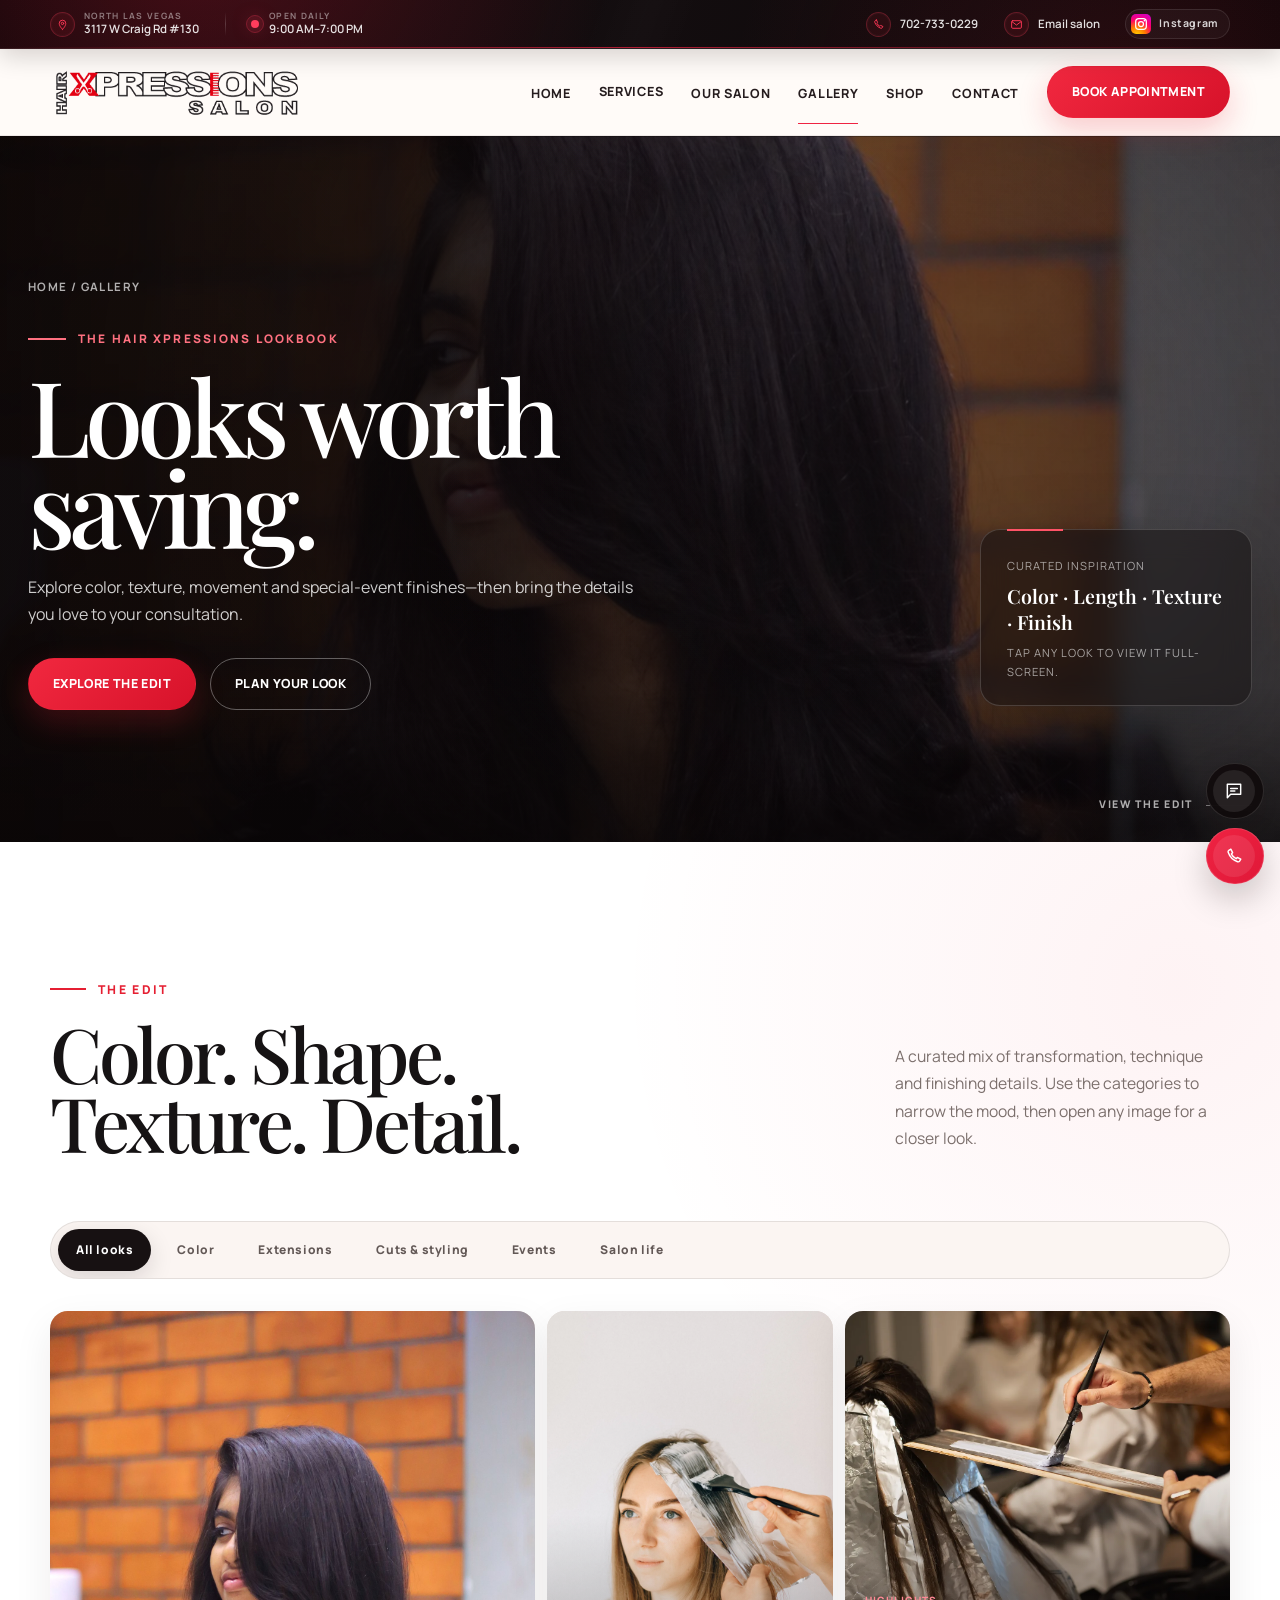
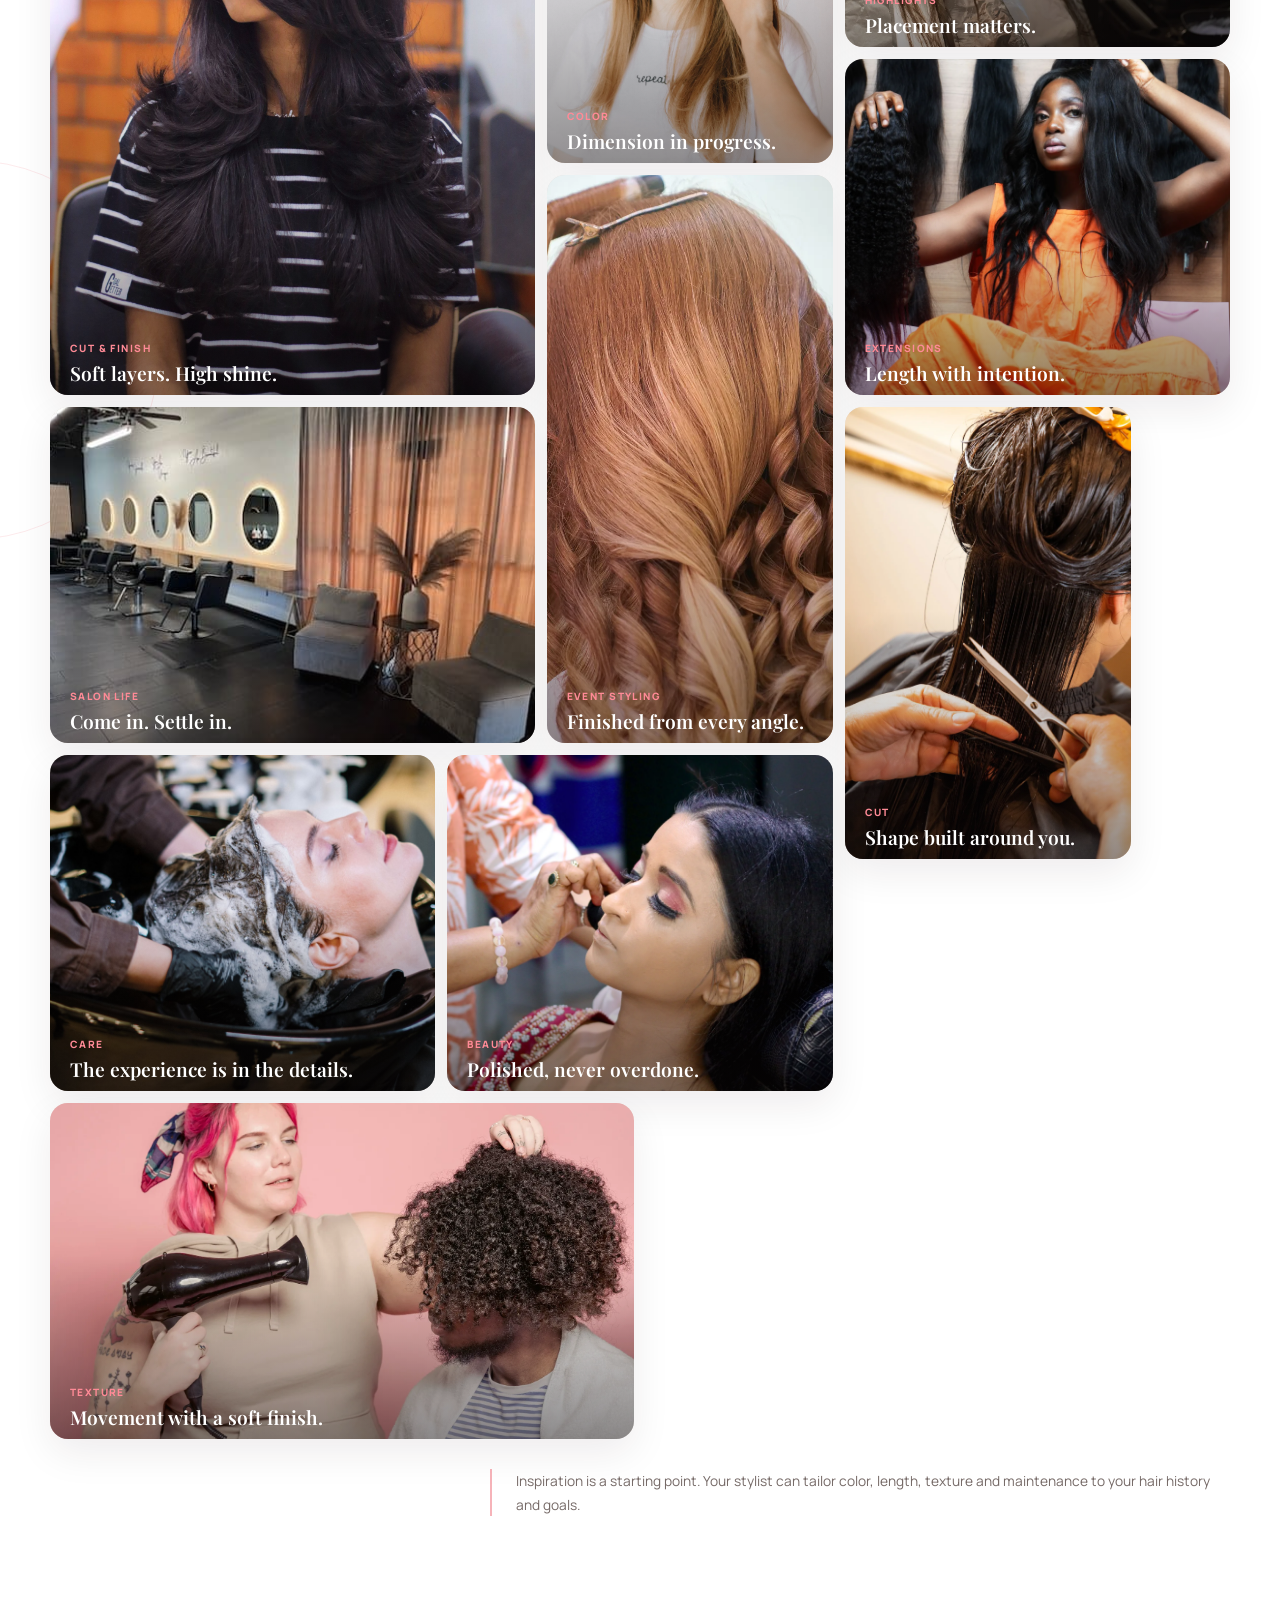
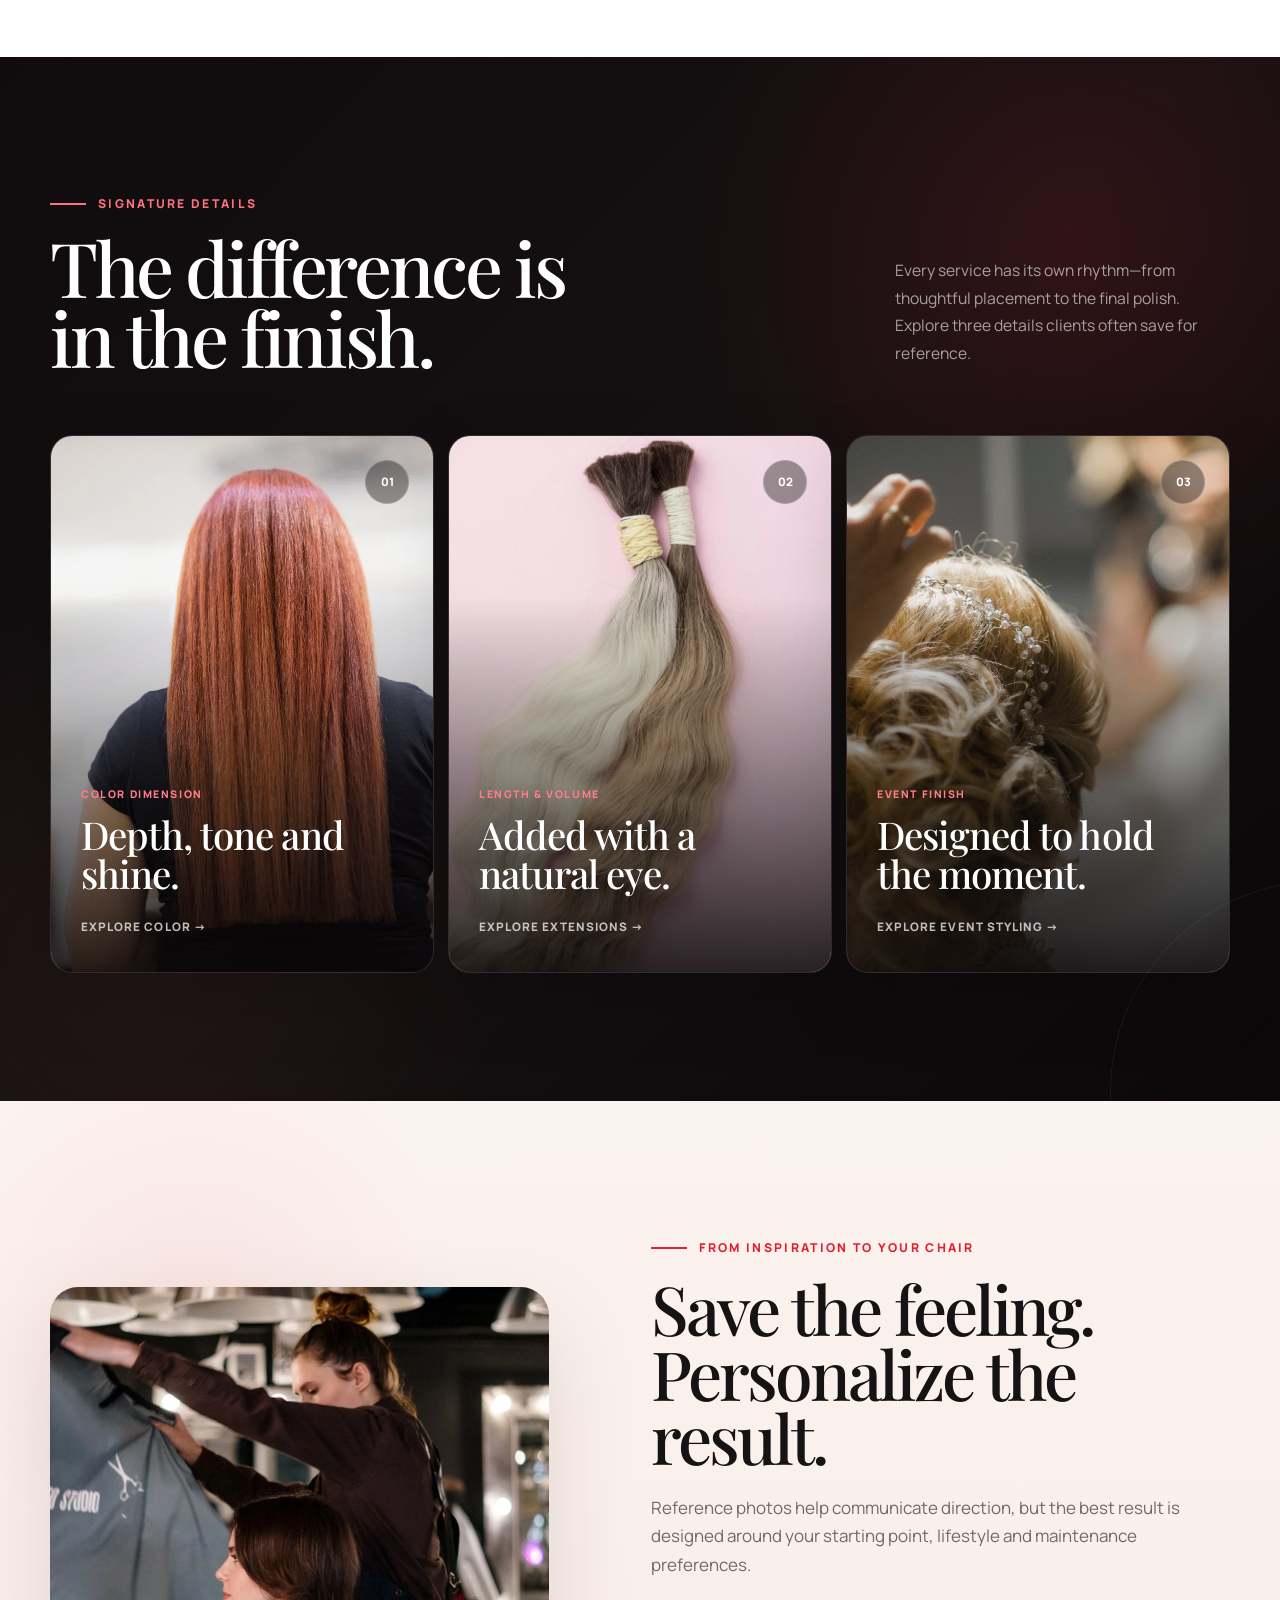
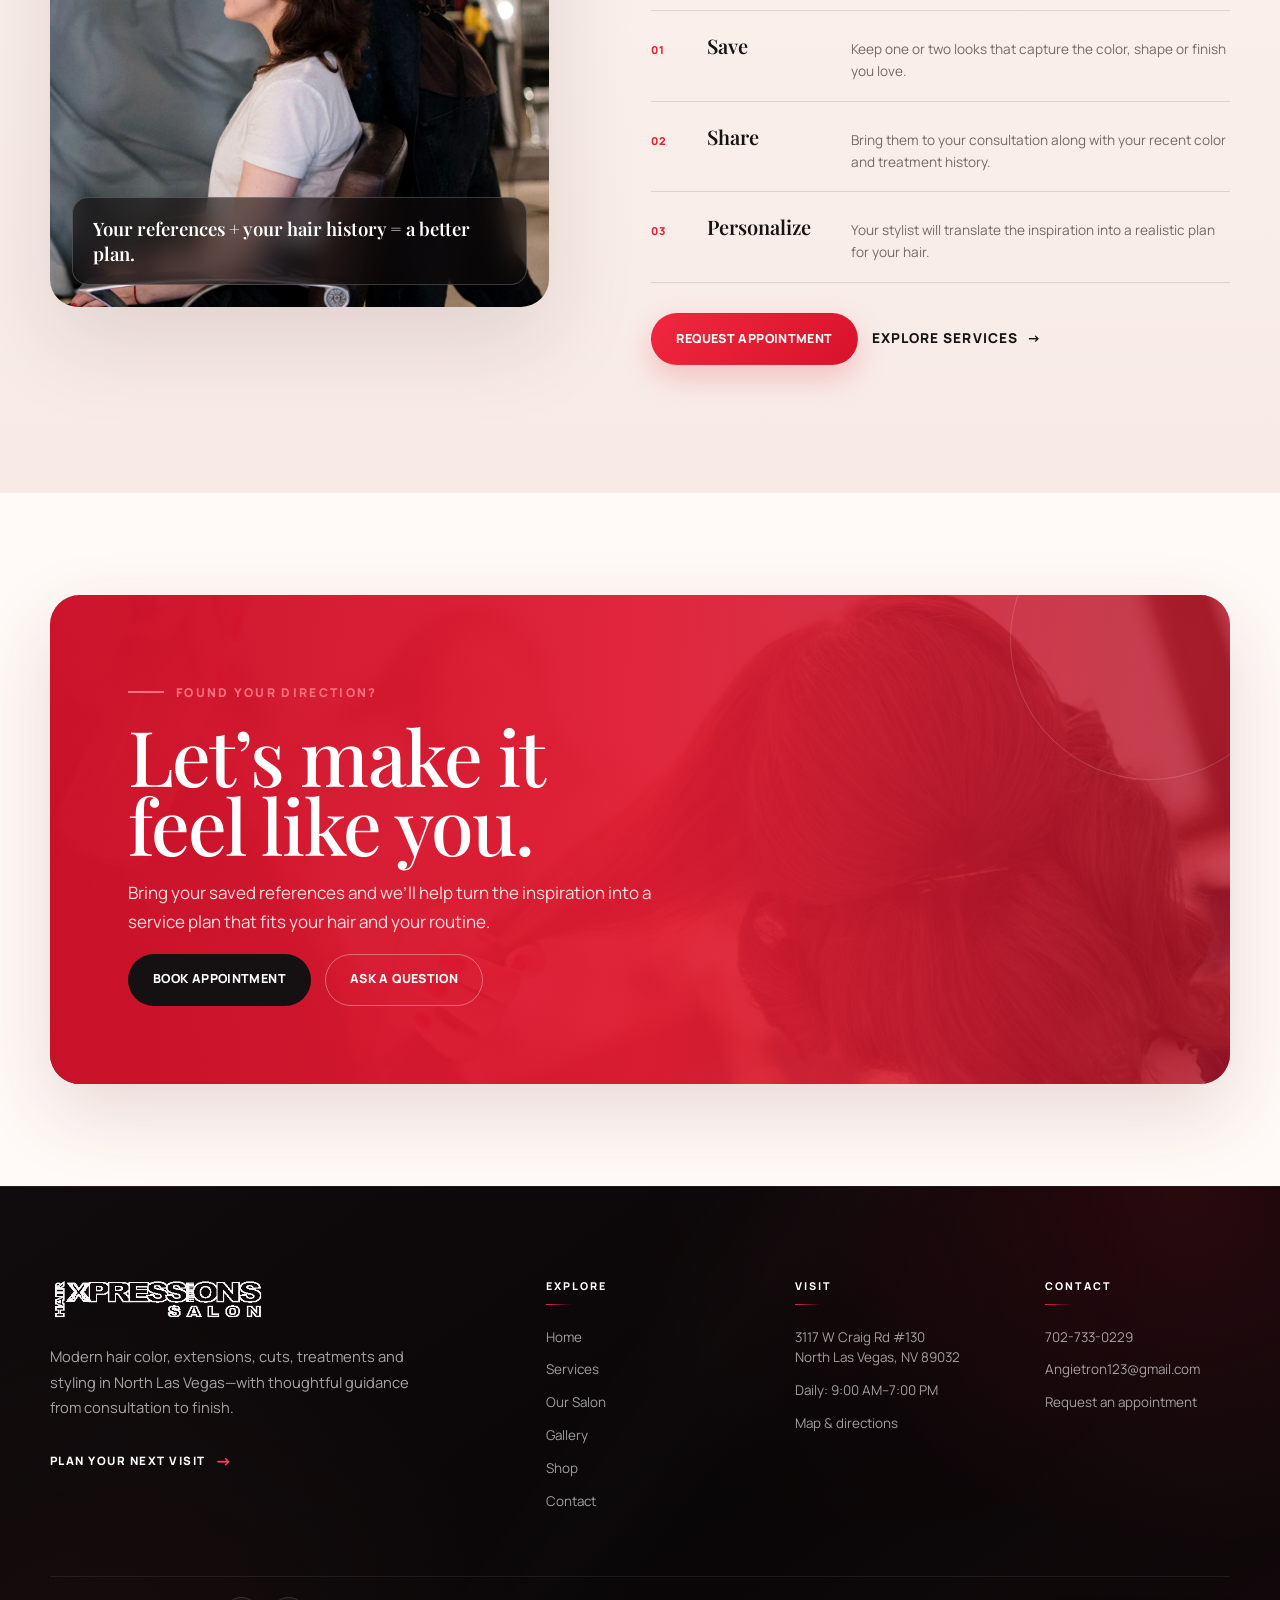
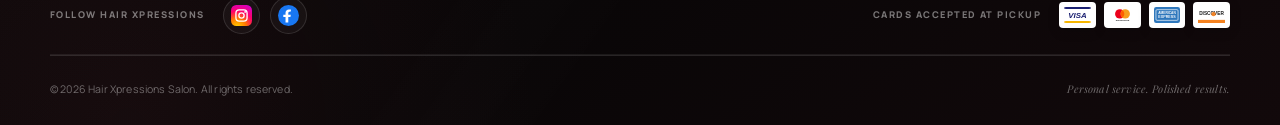
<file: gallery.html>
<!DOCTYPE html>

<html lang="en">
<head>
<meta charset="utf-8"/>
<meta content="width=device-width, initial-scale=1" name="viewport"/>
<title>Gallery | Hair Xpressions Salon</title>
<meta content="Explore Hair Xpressions Salon inspiration for color, extensions, cuts, styling, bridal looks and salon life in North Las Vegas." name="description"/>
<meta content="#151313" name="theme-color"/>
<link href="assets/images/logo.png" rel="icon" type="image/png"/>
<link href="https://fonts.googleapis.com" rel="preconnect"/>
<link crossorigin="" href="https://fonts.gstatic.com" rel="preconnect"/>
<link href="https://fonts.googleapis.com/css2?family=Playfair+Display:wght@500;600;700;800&amp;family=Manrope:wght@400;500;600;700;800&amp;display=swap" rel="stylesheet"/>
<link href="assets/css/style.css" rel="stylesheet"/>
<!-- Gallery-specific layer: intentionally isolated so approved Home, Services and Our Salon pages remain untouched. -->
<link href="assets/css/gallery-final.css" rel="stylesheet"/>
<link href="assets/css/global-final.css" rel="stylesheet"/></head>
<body data-page="gallery">
<a class="skip-link" href="#main-content">Skip to content</a>
<!-- Global header: mirrors the approved navigation pattern used across the site. -->
<div class="topbar luxury-topbar global-topbar">
<div class="container topbar-inner">
<div class="topbar-cluster topbar-primary">
<a aria-label="View salon location and directions" class="topbar-item topbar-location" href="contact.html#directions">
<span aria-hidden="true" class="topbar-icon"><svg viewbox="0 0 24 24"><path d="M12 21s6-5.3 6-11a6 6 0 1 0-12 0c0 5.7 6 11 6 11Z"></path><circle cx="12" cy="10" r="2.2"></circle></svg></span>
<span class="topbar-copy"><small>North Las Vegas</small><strong>3117 W Craig Rd #130</strong></span>
</a>
<span aria-hidden="true" class="topbar-separator"></span>
<span class="topbar-item topbar-hours">
<span aria-hidden="true" class="topbar-status-dot"></span>
<span class="topbar-copy"><small>Open daily</small><strong>9:00 AM–7:00 PM</strong></span>
</span>
</div>
<div class="topbar-cluster topbar-actions">
<a class="topbar-item" href="tel:+17027330229">
<span aria-hidden="true" class="topbar-icon"><svg viewbox="0 0 24 24"><path d="M8.2 3.8 5.8 5.2c-.8.5-1.1 1.5-.8 2.4 1.8 5.3 6 9.5 11.3 11.3.9.3 1.9 0 2.4-.8l1.4-2.4-4.1-2-1.5 1.5c-2.5-1.1-4.6-3.2-5.7-5.7L10.3 8 8.2 3.8Z"></path></svg></span>
<span class="topbar-action-label">702-733-0229</span>
</a>
<a class="topbar-item topbar-email" href="mailto:Angietron123@gmail.com">
<span aria-hidden="true" class="topbar-icon"><svg viewbox="0 0 24 24"><rect height="14" rx="2" width="18" x="3" y="5"></rect><path d="m4 7 8 6 8-6"></path></svg></span>
<span class="topbar-action-label">Email salon</span>
</a>
<a aria-label="Hair Xpressions Salon on Instagram" class="topbar-social" href="https://www.instagram.com/hairxpressionssalon/" rel="noopener" target="_blank">
<img alt="" height="20" src="assets/images/brand-icons/instagram.svg" width="20"/>
<span>Instagram</span>
</a>
</div>
</div>
</div>
<header class="global-site-header site-header-luxury site-header"><div class="container nav-inner"><a aria-label="Hair Xpressions Salon home" class="brand" href="index.html"><img alt="Hair Xpressions Salon" height="78" src="assets/images/logo.png" width="389"/></a><nav aria-label="Primary navigation" class="desktop-nav"><ul class="nav-list"><li><a data-nav="home" href="index.html">Home</a></li><li class="nav-has-dropdown">
<a aria-haspopup="true" class="nav-services-link" data-nav="services" href="services.html">Services <span aria-hidden="true" class="nav-chevron">⌄</span></a>
<div aria-label="Services submenu" class="services-mega-menu">
<div class="mega-menu-intro"><span class="mega-kicker">Hair &amp; beauty menu</span><h3>Find the right service faster.</h3><p>Explore color, extensions, cuts, treatments, event styling and specialty beauty services.</p><a class="mega-feature-link" href="book.html">Start with a consultation <span aria-hidden="true">→</span></a></div>
<div class="mega-menu-links"><a href="services.html"><span>Services Overview</span><span aria-hidden="true">→</span></a><a href="services.html#extensions"><span>Hair Extensions</span><span aria-hidden="true">→</span></a><a href="services.html#cuts"><span>Hair Cuts</span><span aria-hidden="true">→</span></a><a href="services.html#color"><span>Hair Color</span><span aria-hidden="true">→</span></a><a href="services.html#color"><span>Highlights</span><span aria-hidden="true">→</span></a><a href="services.html#treatments"><span>Treatments / Products</span><span aria-hidden="true">→</span></a><a href="services.html#events"><span>Hot Trends &amp; Summer Specials</span><span aria-hidden="true">→</span></a><a href="services.html#specialty"><span>Skin Care</span><span aria-hidden="true">→</span></a><a href="services.html#events"><span>Updos and Styles</span><span aria-hidden="true">→</span></a><a href="services.html#specialty"><span>Body Contouring</span><span aria-hidden="true">→</span></a><a href="services.html#specialty"><span>Scalp Micropigmentation</span><span aria-hidden="true">→</span></a></div>
</div>
</li><li><a data-nav="about" href="about.html">Our Salon</a></li><li><a data-nav="gallery" href="gallery.html">Gallery</a></li><li><a data-nav="shop" href="shop.html">Shop</a></li><li><a data-nav="contact" href="contact.html">Contact</a></li><li><a class="btn btn-primary" data-nav="book" href="book.html">Book appointment</a></li></ul></nav><button aria-controls="mobile-menu" aria-expanded="false" aria-label="Open menu" class="menu-toggle" type="button"><span aria-hidden="true" class="menu-lines"></span></button></div></header>
<div aria-hidden="true" class="mobile-menu" id="mobile-menu"><div class="mobile-menu-inner"><nav aria-label="Mobile navigation"><ul class="mobile-nav-list"><li><a data-nav="home" href="index.html">Home</a></li><li class="mobile-services-item"><details><summary>Services <span aria-hidden="true">+</span></summary><div class="mobile-service-links"><a href="services.html">Services Overview<span aria-hidden="true">→</span></a><a href="services.html#extensions">Hair Extensions<span aria-hidden="true">→</span></a><a href="services.html#cuts">Hair Cuts<span aria-hidden="true">→</span></a><a href="services.html#color">Hair Color<span aria-hidden="true">→</span></a><a href="services.html#color">Highlights<span aria-hidden="true">→</span></a><a href="services.html#treatments">Treatments / Products<span aria-hidden="true">→</span></a><a href="services.html#events">Hot Trends &amp; Summer Specials<span aria-hidden="true">→</span></a><a href="services.html#specialty">Skin Care<span aria-hidden="true">→</span></a><a href="services.html#events">Updos and Styles<span aria-hidden="true">→</span></a><a href="services.html#specialty">Body Contouring<span aria-hidden="true">→</span></a><a href="services.html#specialty">Scalp Micropigmentation<span aria-hidden="true">→</span></a></div></details></li><li><a data-nav="about" href="about.html">Our Salon</a></li><li><a data-nav="gallery" href="gallery.html">Gallery</a></li><li><a data-nav="shop" href="shop.html">Shop</a></li><li><a data-nav="contact" href="contact.html">Contact</a></li><li><a data-nav="book" href="book.html">Book</a></li></ul></nav><div class="mobile-menu-contact"><span class="eyebrow eyebrow-light">Ready when you are</span><h3>Let’s plan your next look.</h3><div class="btn-row"><a class="btn btn-primary" href="book.html">Request appointment</a><a class="btn btn-outline-light" href="tel:+17027330229">Call salon</a></div></div></div></div>
<main id="main-content">
<!-- Cinematic hero: one strong image, subtle motion, no slider controls to keep the gallery editorial and calm. -->
<section class="gallery-hero">
<div aria-hidden="true" class="gallery-hero-media">
<img alt="" height="2400" src="assets/images/hair-result.jpg" width="1600"/>
</div>
<div aria-hidden="true" class="gallery-hero-shade"></div>
<div class="container gallery-hero-inner">
<div class="gallery-hero-copy reveal">
<div class="breadcrumbs"><a href="index.html">Home</a> / Gallery</div>
<span class="gallery-kicker">The Hair Xpressions Lookbook</span>
<h1>Looks worth<br/>saving.</h1>
<p>Explore color, texture, movement and special-event finishes—then bring the details you love to your consultation.</p>
<div class="btn-row"><a class="btn btn-primary" href="#gallery-edit">Explore the edit</a><a class="btn btn-outline-light" href="book.html">Plan your look</a></div>
</div>
<div aria-label="Gallery categories" class="gallery-hero-note reveal">
<span>Curated inspiration</span>
<strong>Color · Length · Texture · Finish</strong>
<small>Tap any look to view it full-screen.</small>
</div>
</div>
<a aria-label="Scroll to gallery" class="gallery-scroll-cue" href="#gallery-edit"><span>View the edit</span><i aria-hidden="true"></i></a>
</section>
<!-- THE EDIT: premium masonry-style portfolio with client-friendly category filters. -->
<section class="gallery-edit-section" id="gallery-edit">
<div class="container">
<div class="gallery-editorial-head reveal">
<div><span class="eyebrow">The edit</span><h2>Color. Shape.<br/>Texture. Detail.</h2></div>
<p>A curated mix of transformation, technique and finishing details. Use the categories to narrow the mood, then open any image for a closer look.</p>
</div>
<div aria-label="Filter gallery" class="gallery-filter-wrap reveal">
<button class="gallery-filter is-active" data-gallery-filter="all" type="button">All looks</button>
<button class="gallery-filter" data-gallery-filter="color" type="button">Color</button>
<button class="gallery-filter" data-gallery-filter="extensions" type="button">Extensions</button>
<button class="gallery-filter" data-gallery-filter="cuts" type="button">Cuts &amp; styling</button>
<button class="gallery-filter" data-gallery-filter="events" type="button">Events</button>
<button class="gallery-filter" data-gallery-filter="salon" type="button">Salon life</button>
</div>
<div class="gallery-luxe-grid" data-gallery-grid="">
<button class="gallery-luxe-card gallery-luxe-card--feature reveal" data-gallery-category="cuts" data-lightbox-alt="Long layered dark hairstyle" data-lightbox-src="assets/images/hair-result.jpg" type="button">
<img alt="Long layered dark hairstyle" height="2400" loading="eager" src="assets/images/hair-result.jpg" width="1600"/>
<span class="gallery-card-overlay"><small>Cut &amp; finish</small><strong>Soft layers. High shine.</strong></span>
</button>
<button class="gallery-luxe-card gallery-luxe-card--portrait reveal" data-gallery-category="color" data-lightbox-alt="Professional highlights application" data-lightbox-src="assets/images/services/color-highlights-1600.webp" type="button">
<picture><source media="(max-width: 760px)" srcset="assets/images/services/color-highlights-960.webp"/><img alt="Professional highlights application" height="1600" loading="lazy" src="assets/images/services/color-highlights-1600.webp" width="1200"/></picture>
<span class="gallery-card-overlay"><small>Color</small><strong>Dimension in progress.</strong></span>
</button>
<button class="gallery-luxe-card gallery-luxe-card--landscape reveal" data-gallery-category="color" data-lightbox-alt="Hair color foiling technique" data-lightbox-src="assets/images/services/color-foils-1600.webp" type="button">
<picture><source media="(max-width: 760px)" srcset="assets/images/services/color-foils-960.webp"/><img alt="Hair color foiling technique" height="1067" loading="lazy" src="assets/images/services/color-foils-1600.webp" width="1600"/></picture>
<span class="gallery-card-overlay"><small>Highlights</small><strong>Placement matters.</strong></span>
</button>
<button class="gallery-luxe-card gallery-luxe-card--square reveal" data-gallery-category="extensions" data-lightbox-alt="Sew-in hair extensions" data-lightbox-src="assets/images/services/extensions-sewin-1600.webp" type="button">
<picture><source media="(max-width: 760px)" srcset="assets/images/services/extensions-sewin-960.webp"/><img alt="Sew-in hair extensions" height="1600" loading="lazy" src="assets/images/services/extensions-sewin-1600.webp" width="1200"/></picture>
<span class="gallery-card-overlay"><small>Extensions</small><strong>Length with intention.</strong></span>
</button>
<button class="gallery-luxe-card gallery-luxe-card--tall reveal" data-gallery-category="events" data-lightbox-alt="Elegant curled event hairstyle" data-lightbox-src="assets/images/services/event-styling-1600.webp" type="button">
<picture><source media="(max-width: 760px)" srcset="assets/images/services/event-styling-960.webp"/><img alt="Elegant curled event hairstyle" height="1067" loading="lazy" src="assets/images/services/event-styling-1600.webp" width="1600"/></picture>
<span class="gallery-card-overlay"><small>Event styling</small><strong>Finished from every angle.</strong></span>
</button>
<button class="gallery-luxe-card gallery-luxe-card--salon reveal" data-gallery-category="salon" data-lightbox-alt="Hair Xpressions salon interior" data-lightbox-src="assets/images/real-salon-interior.jpg" type="button">
<img alt="Hair Xpressions salon interior" height="1536" loading="lazy" src="assets/images/real-salon-interior.jpg" width="2048"/>
<span class="gallery-card-overlay"><small>Salon life</small><strong>Come in. Settle in.</strong></span>
</button>
<button class="gallery-luxe-card gallery-luxe-card--portrait reveal" data-gallery-category="cuts" data-lightbox-alt="Professional haircut in progress" data-lightbox-src="assets/images/services/cut-women-1600.webp" type="button">
<picture><source media="(max-width: 760px)" srcset="assets/images/services/cut-women-960.webp"/><img alt="Professional haircut in progress" height="1600" loading="lazy" src="assets/images/services/cut-women-1600.webp" width="1200"/></picture>
<span class="gallery-card-overlay"><small>Cut</small><strong>Shape built around you.</strong></span>
</button>
<button class="gallery-luxe-card gallery-luxe-card--landscape reveal" data-gallery-category="salon" data-lightbox-alt="Relaxing shampoo service" data-lightbox-src="assets/images/hair-wash.jpg" type="button">
<img alt="Relaxing shampoo service" height="2400" loading="lazy" src="assets/images/hair-wash.jpg" width="1600"/>
<span class="gallery-card-overlay"><small>Care</small><strong>The experience is in the details.</strong></span>
</button>
<button class="gallery-luxe-card gallery-luxe-card--square reveal" data-gallery-category="events" data-lightbox-alt="Professional special-event makeup" data-lightbox-src="assets/images/services/event-makeup-1600.webp" type="button">
<picture><source media="(max-width: 760px)" srcset="assets/images/services/event-makeup-960.webp"/><img alt="Professional special-event makeup" height="1600" loading="lazy" src="assets/images/services/event-makeup-1600.webp" width="1200"/></picture>
<span class="gallery-card-overlay"><small>Beauty</small><strong>Polished, never overdone.</strong></span>
</button>
<button class="gallery-luxe-card gallery-luxe-card--wide reveal" data-gallery-category="cuts" data-lightbox-alt="Press and curl styling" data-lightbox-src="assets/images/services/styling-press-curl-1600.webp" type="button">
<picture><source media="(max-width: 760px)" srcset="assets/images/services/styling-press-curl-960.webp"/><img alt="Press and curl styling" height="1067" loading="lazy" src="assets/images/services/styling-press-curl-1600.webp" width="1600"/></picture>
<span class="gallery-card-overlay"><small>Texture</small><strong>Movement with a soft finish.</strong></span>
</button>
</div>
<p class="gallery-edit-note reveal">Inspiration is a starting point. Your stylist can tailor color, length, texture and maintenance to your hair history and goals.</p>
</div>
</section>
<!-- Editorial collection: image-led rather than generic text boxes, keeping the page luxurious and visual. -->
<section class="gallery-collections-section">
<div class="container">
<div class="gallery-dark-head reveal"><div><span class="eyebrow eyebrow-light">Signature details</span><h2>The difference is<br/>in the finish.</h2></div><p>Every service has its own rhythm—from thoughtful placement to the final polish. Explore three details clients often save for reference.</p></div>
<div class="gallery-collection-grid">
<a class="gallery-collection-card reveal" href="services.html#color">
<picture><source media="(max-width: 760px)" srcset="assets/images/services/color-finished-straight-960.webp"/><img alt="Glossy finished color" height="1067" loading="lazy" src="assets/images/services/color-finished-straight-1600.webp" width="1600"/></picture>
<span class="gallery-collection-number">01</span><div><small>Color dimension</small><h3>Depth, tone and shine.</h3><span class="gallery-arrow">Explore color →</span></div>
</a>
<a class="gallery-collection-card reveal" href="services.html#extensions">
<picture><source media="(max-width: 760px)" srcset="assets/images/services/extensions-bonded-960.webp"/><img alt="Premium bonded hair extensions" height="1600" loading="lazy" src="assets/images/services/extensions-bonded-1600.webp" width="1200"/></picture>
<span class="gallery-collection-number">02</span><div><small>Length &amp; volume</small><h3>Added with a natural eye.</h3><span class="gallery-arrow">Explore extensions →</span></div>
</a>
<a class="gallery-collection-card reveal" href="services.html#events">
<img alt="Elegant bridal updo detail" height="1597" loading="lazy" src="assets/images/bridal-style.jpg" width="2400"/>
<span class="gallery-collection-number">03</span><div><small>Event finish</small><h3>Designed to hold the moment.</h3><span class="gallery-arrow">Explore event styling →</span></div>
</a>
</div>
</div>
</section>
<!-- Consultation bridge: turns gallery inspiration into a clear next step without repeating the Services page. -->
<section class="gallery-consult-section">
<div class="container gallery-consult-grid">
<div class="gallery-consult-visual reveal">
<picture><source media="(max-width: 760px)" srcset="assets/images/services/consultation-planning-960.webp"/><img alt="Stylist and client discussing a hair plan" height="1000" loading="lazy" src="assets/images/services/consultation-planning-1500.webp" width="1500"/></picture>
<span class="gallery-consult-caption">Your references + your hair history = a better plan.</span>
</div>
<div class="gallery-consult-copy reveal">
<span class="eyebrow">From inspiration to your chair</span>
<h2>Save the feeling.<br/>Personalize the result.</h2>
<p>Reference photos help communicate direction, but the best result is designed around your starting point, lifestyle and maintenance preferences.</p>
<div class="gallery-consult-steps">
<div><span>01</span><strong>Save</strong><p>Keep one or two looks that capture the color, shape or finish you love.</p></div>
<div><span>02</span><strong>Share</strong><p>Bring them to your consultation along with your recent color and treatment history.</p></div>
<div><span>03</span><strong>Personalize</strong><p>Your stylist will translate the inspiration into a realistic plan for your hair.</p></div>
</div>
<div class="btn-row"><a class="btn btn-primary" href="book.html">Request appointment</a><a class="text-link" href="services.html">Explore services</a></div>
</div>
</div>
</section>
<!-- Photographic CTA: same brand red language as the approved pages, with more gallery-appropriate depth. -->
<section class="gallery-cta-section">
<div class="container">
<div class="gallery-cta reveal">
<div aria-hidden="true" class="gallery-cta-media"><img alt="" height="1467" loading="lazy" src="assets/images/look-styling-finish.jpg" width="2200"/></div>
<div aria-hidden="true" class="gallery-cta-overlay"></div>
<div class="gallery-cta-copy"><span class="eyebrow eyebrow-light">Found your direction?</span><h2>Let’s make it<br/>feel like you.</h2><p>Bring your saved references and we’ll help turn the inspiration into a service plan that fits your hair and your routine.</p><div class="btn-row"><a class="btn btn-dark" href="book.html">Book appointment</a><a class="btn btn-outline-light" href="contact.html">Ask a question</a></div></div>
</div>
</div>
</section>
</main>
<!-- Footer: exact visual system used by the approved Home / Services / Our Salon pages. -->
<footer class="site-footer global-site-footer home-footer-refined home-footer-v5">
<div aria-hidden="true" class="footer-ambient"></div>
<div class="container footer-main footer-main-refined">
<div class="footer-brand">
<a aria-label="Hair Xpressions Salon home" class="footer-logo-link" href="index.html"><img alt="Hair Xpressions Salon" height="78" src="assets/images/logo.png" width="389"/></a>
<p>Modern hair color, extensions, cuts, treatments and styling in North Las Vegas—with thoughtful guidance from consultation to finish.</p>
<a class="footer-book-link" href="book.html">Plan your next visit <span aria-hidden="true">→</span></a>
</div>
<div class="footer-col">
<h3>Explore</h3>
<ul class="footer-links">
<li><a href="index.html">Home</a></li>
<li><a href="services.html">Services</a></li>
<li><a href="about.html">Our Salon</a></li>
<li><a href="gallery.html">Gallery</a></li>
<li><a href="shop.html">Shop</a></li>
<li><a href="contact.html">Contact</a></li>
</ul>
</div>
<div class="footer-col">
<h3>Visit</h3>
<ul class="footer-links footer-visit-links">
<li><a href="contact.html#directions">3117 W Craig Rd #130<br/>North Las Vegas, NV 89032</a></li>
<li><span>Daily: 9:00 AM–7:00 PM</span></li>
<li><a href="contact.html#directions">Map &amp; directions</a></li>
</ul>
</div>
<div class="footer-col">
<h3>Contact</h3>
<ul class="footer-links">
<li><a href="tel:+17027330229">702-733-0229</a></li>
<li><a href="mailto:Angietron123@gmail.com">Angietron123@gmail.com</a></li>
<li><a href="book.html">Request an appointment</a></li>
</ul>
</div>
</div>
<div class="container footer-brand-strip">
<div class="footer-social-area">
<span class="footer-small-label">Follow Hair Xpressions</span>
<div class="social-logo-links">
<a aria-label="Instagram" href="https://www.instagram.com/hairxpressionssalon/" rel="noopener" target="_blank"><img alt="Instagram" src="assets/images/brand-icons/instagram.svg"/></a>
<a aria-label="Facebook" href="https://www.facebook.com/HairXpressionsSalon/" rel="noopener" target="_blank"><img alt="Facebook" src="assets/images/brand-icons/facebook.svg"/></a>
</div>
</div>
<div class="footer-payment-area">
<span class="footer-small-label">Cards accepted at pickup</span>
<div aria-label="Cards accepted at salon pickup" class="payment-logo-row">
<img alt="Visa" src="assets/images/brand-icons/visa.svg"/>
<img alt="Mastercard" src="assets/images/brand-icons/mastercard.svg"/>
<img alt="American Express" src="assets/images/brand-icons/amex.svg"/>
<img alt="Discover" src="assets/images/brand-icons/discover.svg"/>
</div>
</div>
</div>
<div class="container footer-bottom footer-bottom-refined">
<p>© <span data-current-year=""></span> Hair Xpressions Salon. All rights reserved.</p>
<p class="footer-signoff">Personal service. Polished results.</p>
</div>
</footer><div aria-label="Quick contact options" class="footer-contact-fab global-contact-fab">
<a class="fab-action fab-message" href="contact.html">
<span aria-hidden="true" class="fab-icon"><svg viewbox="0 0 24 24"><path d="M4 4h16v12H8l-4 4V4zm4 5h8M8 12h5"></path></svg></span>
<span><small>Questions or availability?</small><strong>Send a Message</strong></span>
</a>
<a class="fab-action fab-call" href="tel:+17027330229">
<span aria-hidden="true" class="fab-icon"><svg viewbox="0 0 24 24"><path d="M8.2 3.8 5.8 5.2c-.8.5-1.1 1.5-.8 2.4 1.8 5.3 6 9.5 11.3 11.3.9.3 1.9 0 2.4-.8l1.4-2.4-4.1-2-1.5 1.5c-2.5-1.1-4.6-3.2-5.7-5.7L10.3 8 8.2 3.8Z"></path></svg></span>
<span><small>Speak with the salon</small><strong>Call Now</strong></span>
</a>
</div>
<!-- Quick contact: compact at rest, expands on desktop hover/focus and remains icon-only on small screens. -->

<!-- Shared lightbox is driven by main.js; gallery-main.js only handles category filtering. -->
<div aria-hidden="true" aria-label="Image preview" aria-modal="true" class="lightbox" role="dialog"><button aria-label="Close image preview" class="lightbox-close" type="button">×</button><img alt="Salon inspiration image" src="assets/images/hair-result.jpg"/></div>
<script defer="" src="assets/js/main.js"></script>
<script defer="" src="assets/js/gallery-main.js"></script>
</body>
</html>
</file>
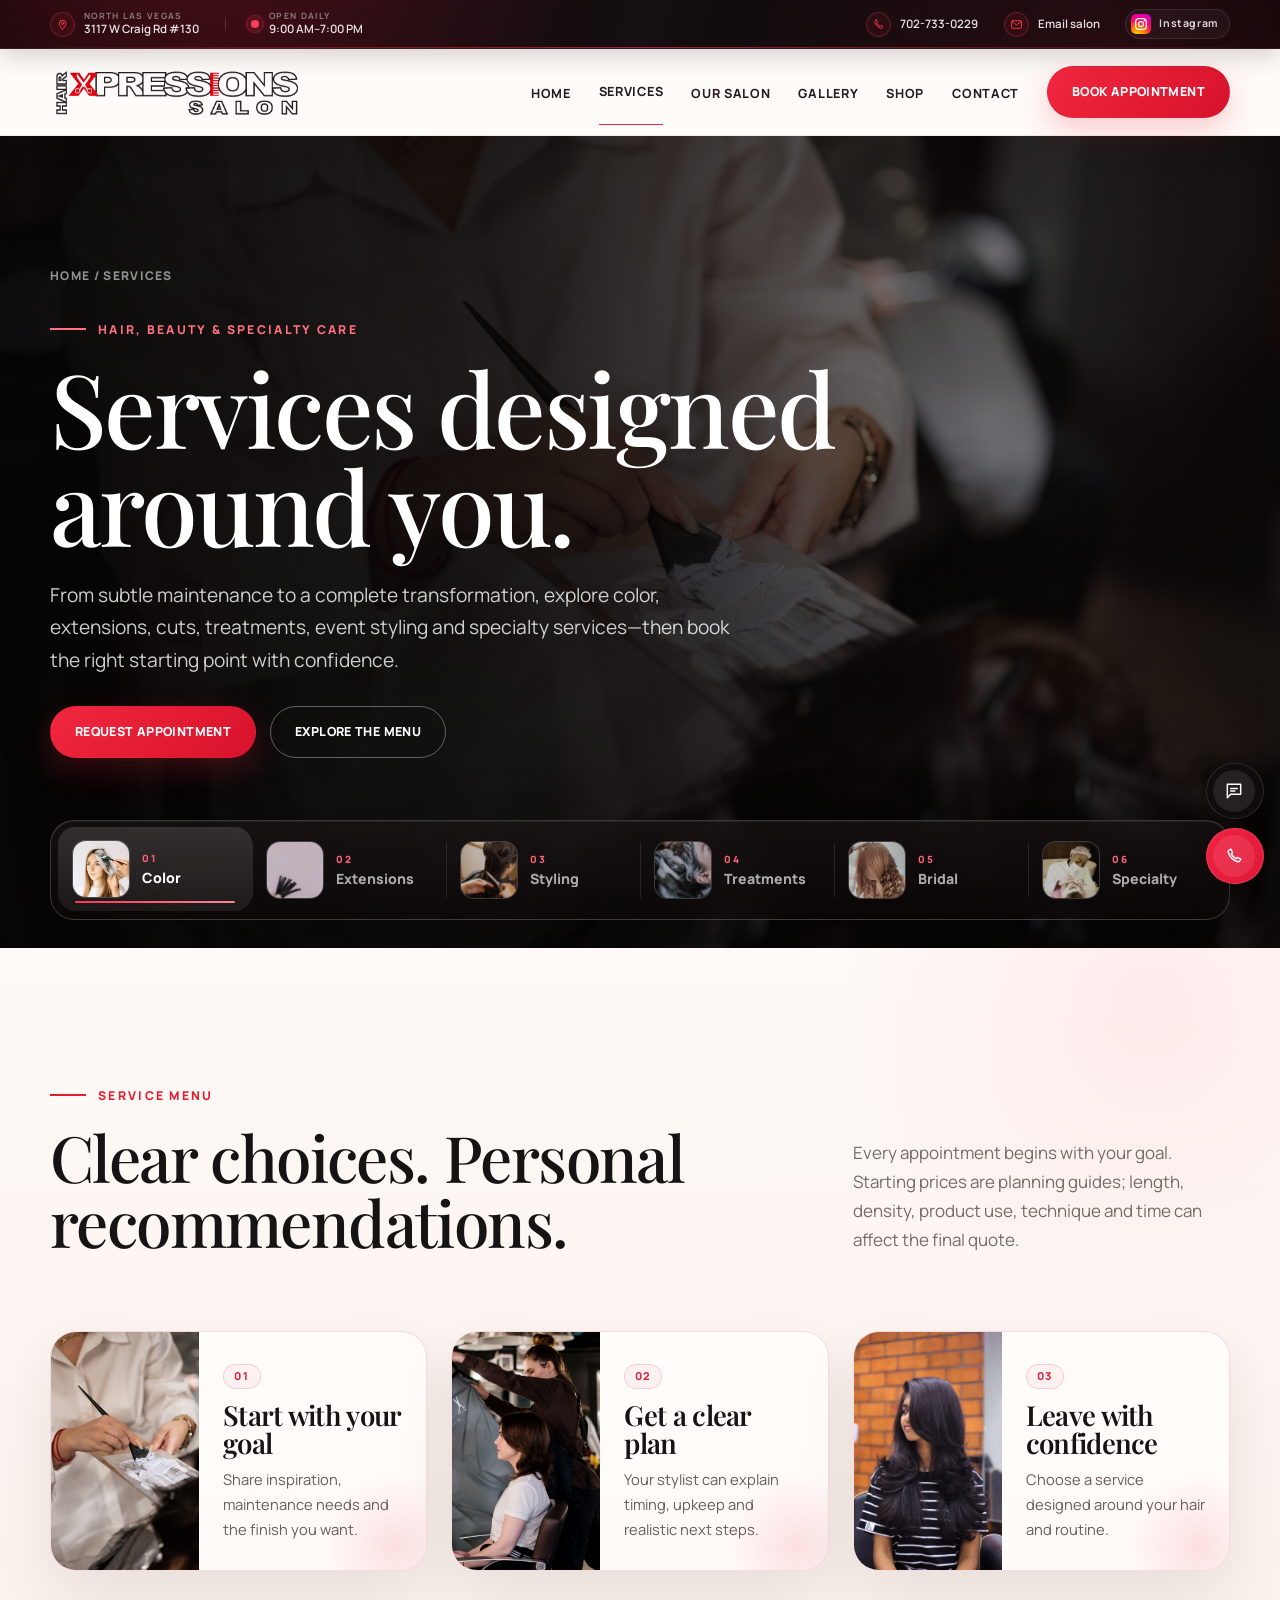
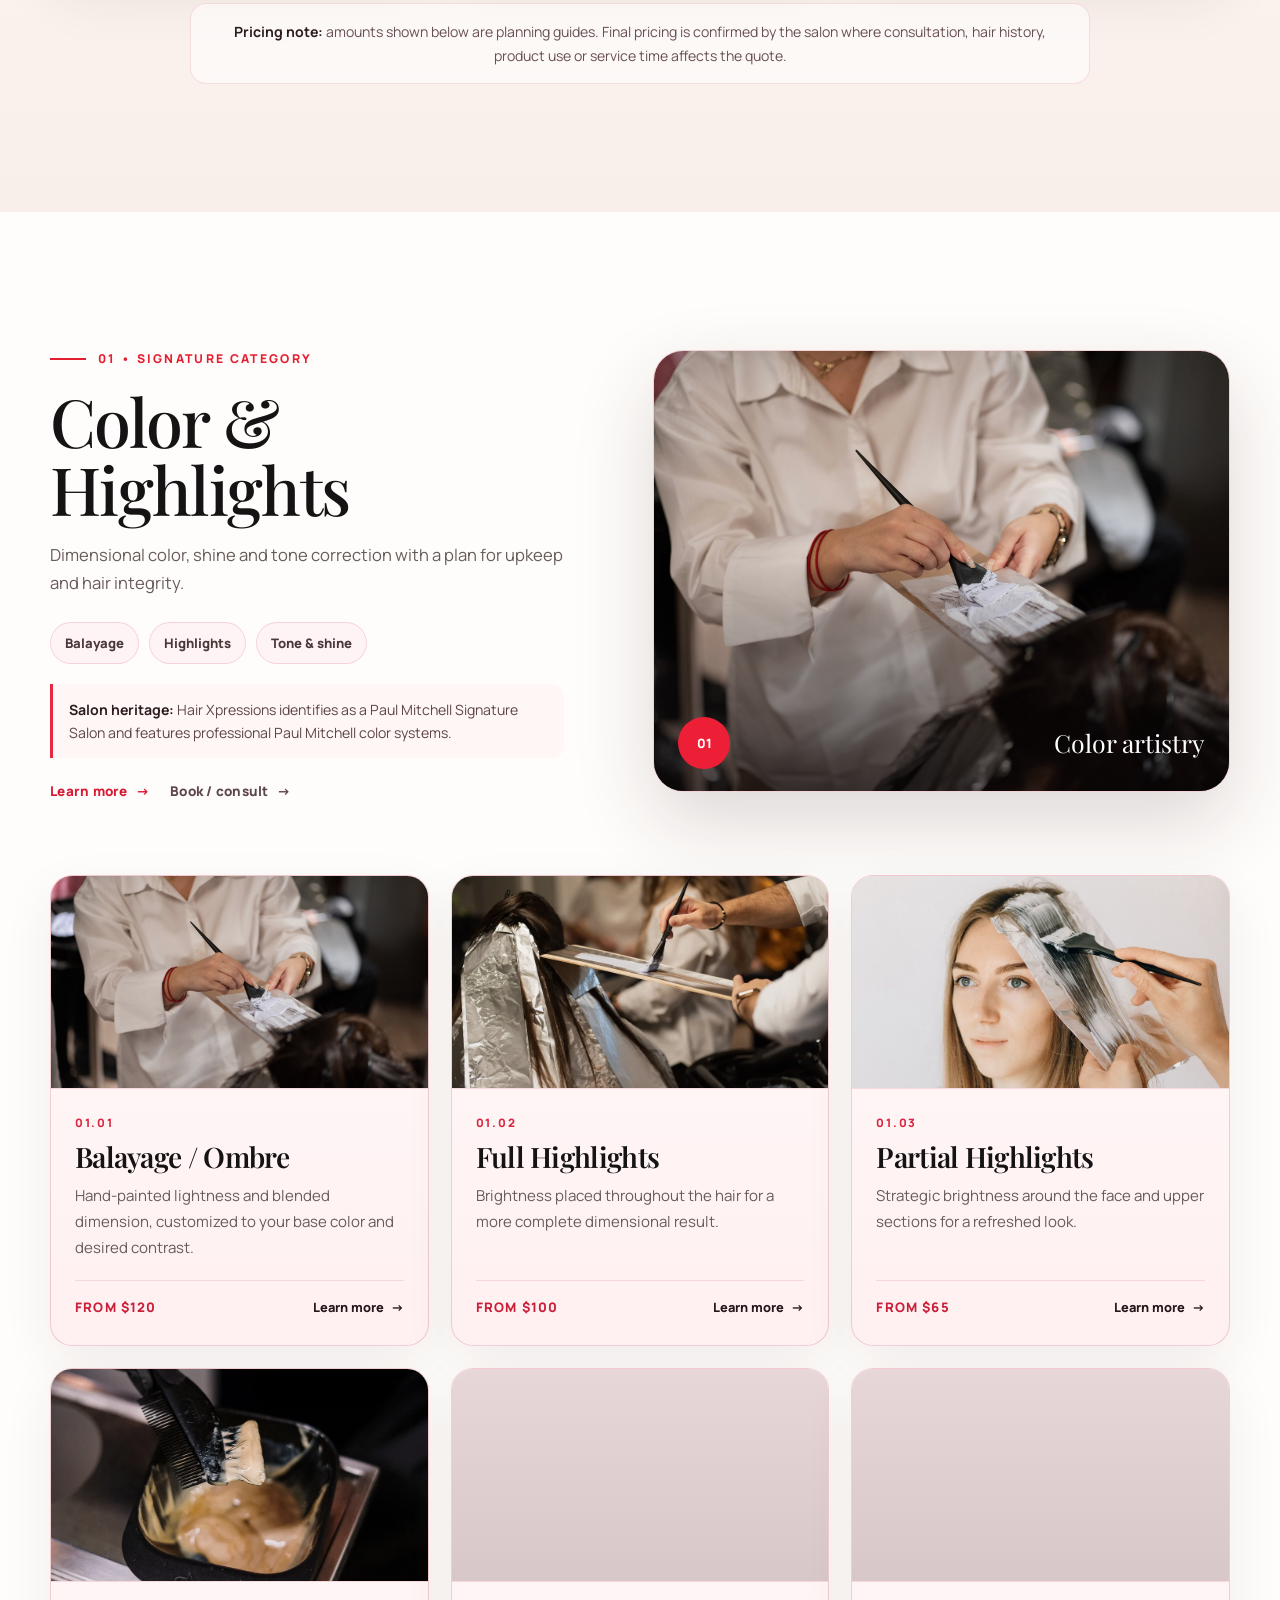
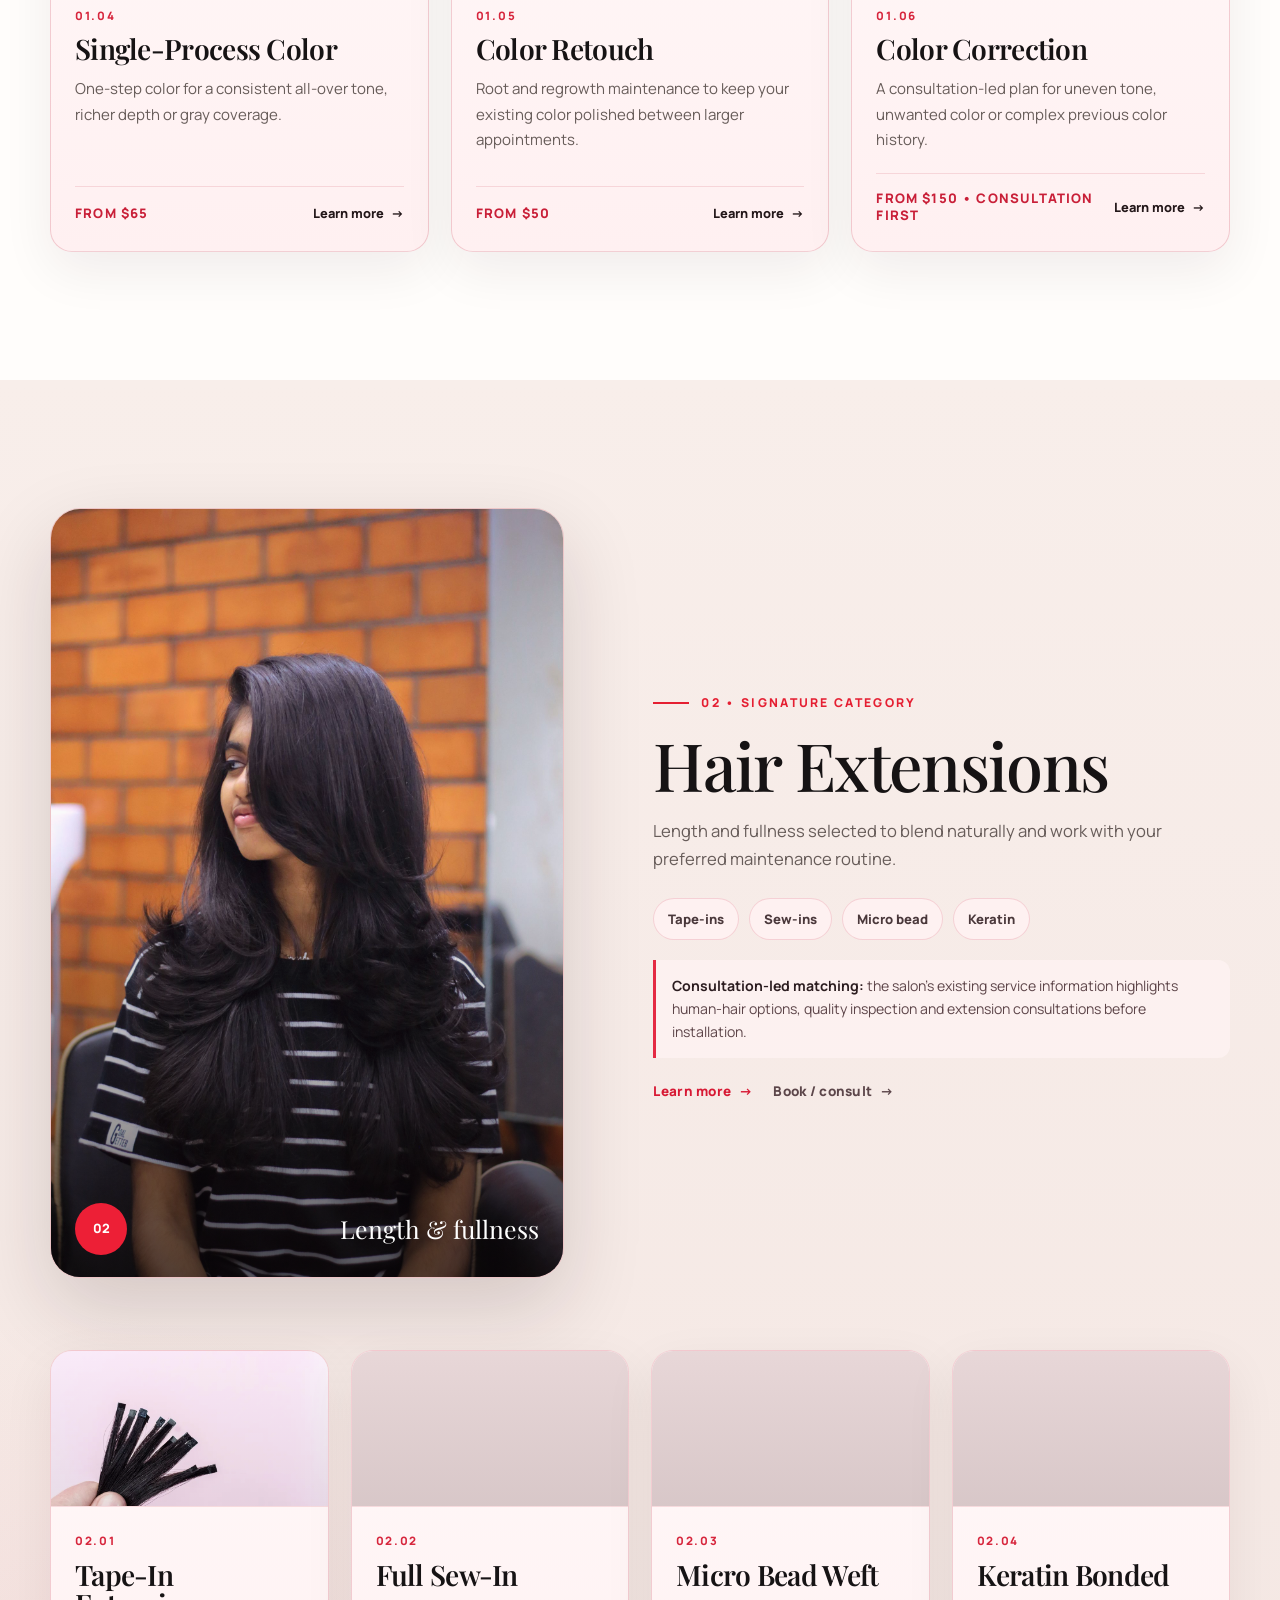
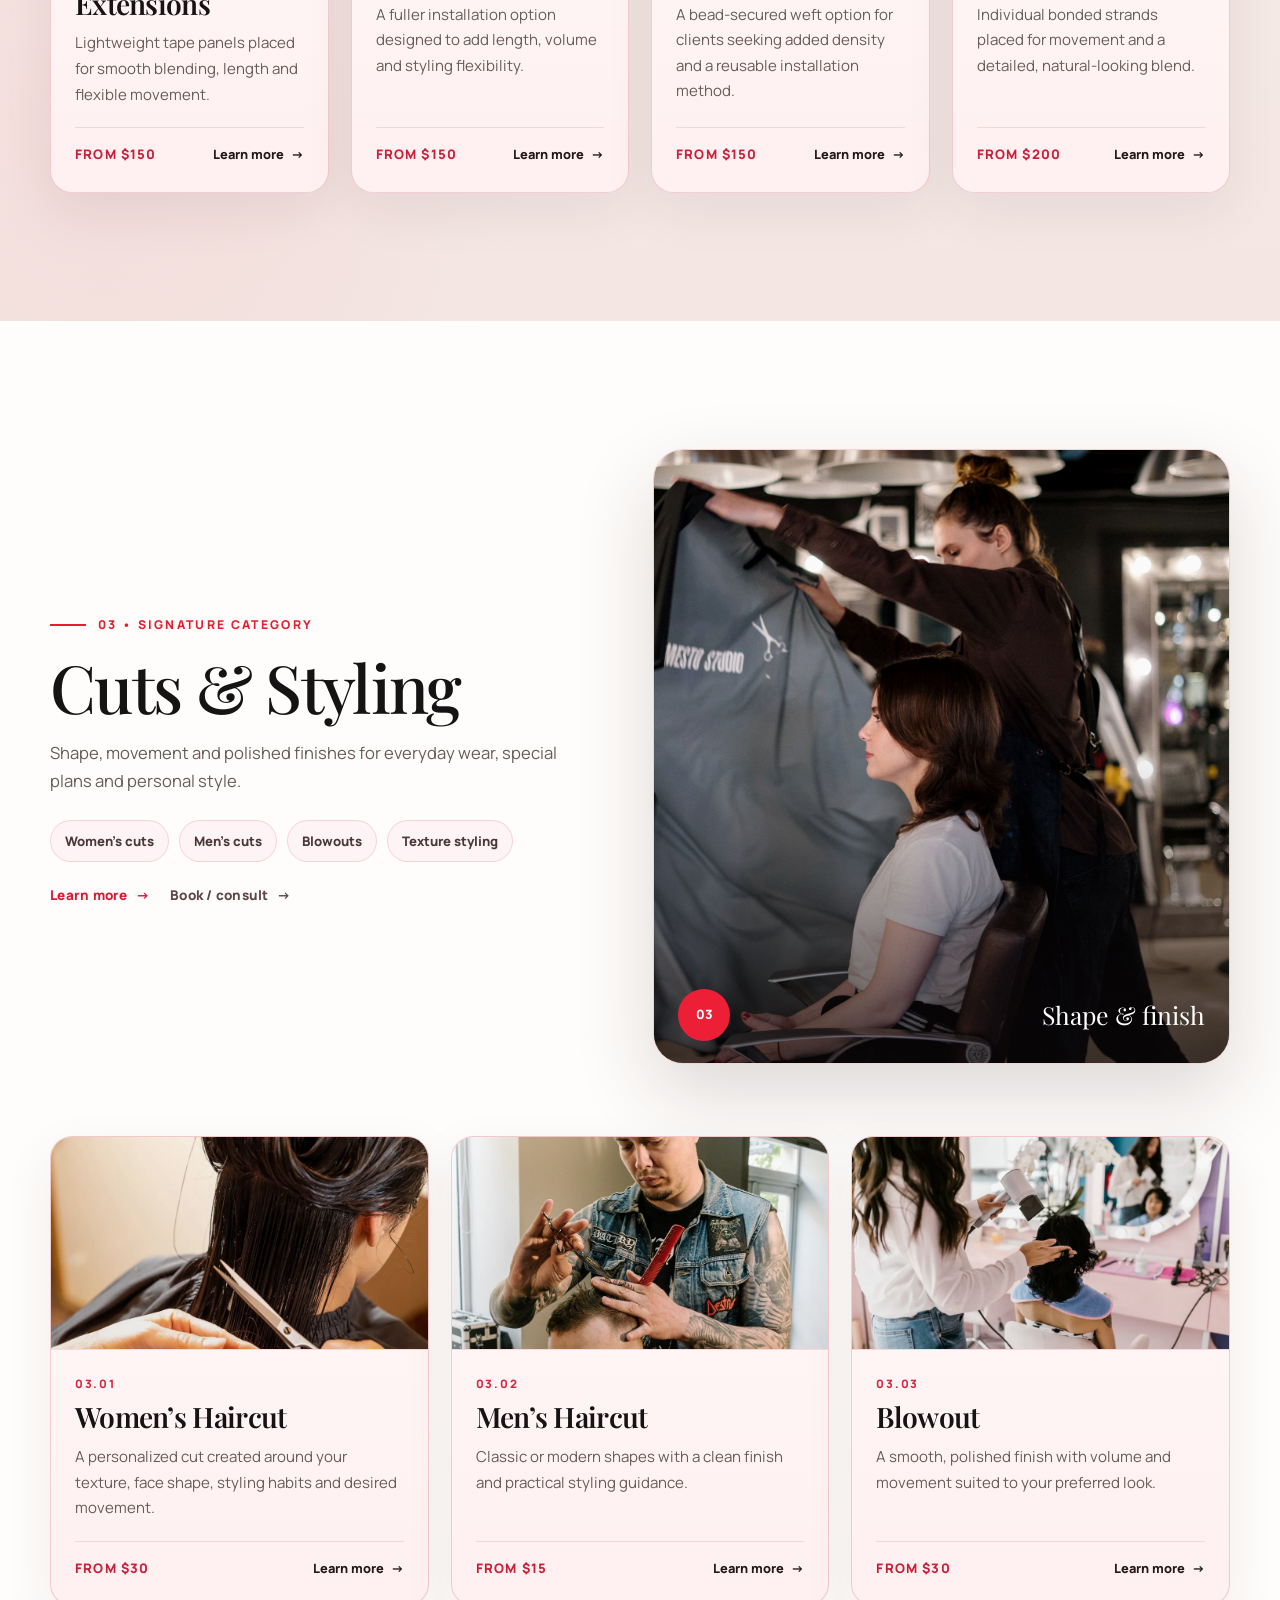
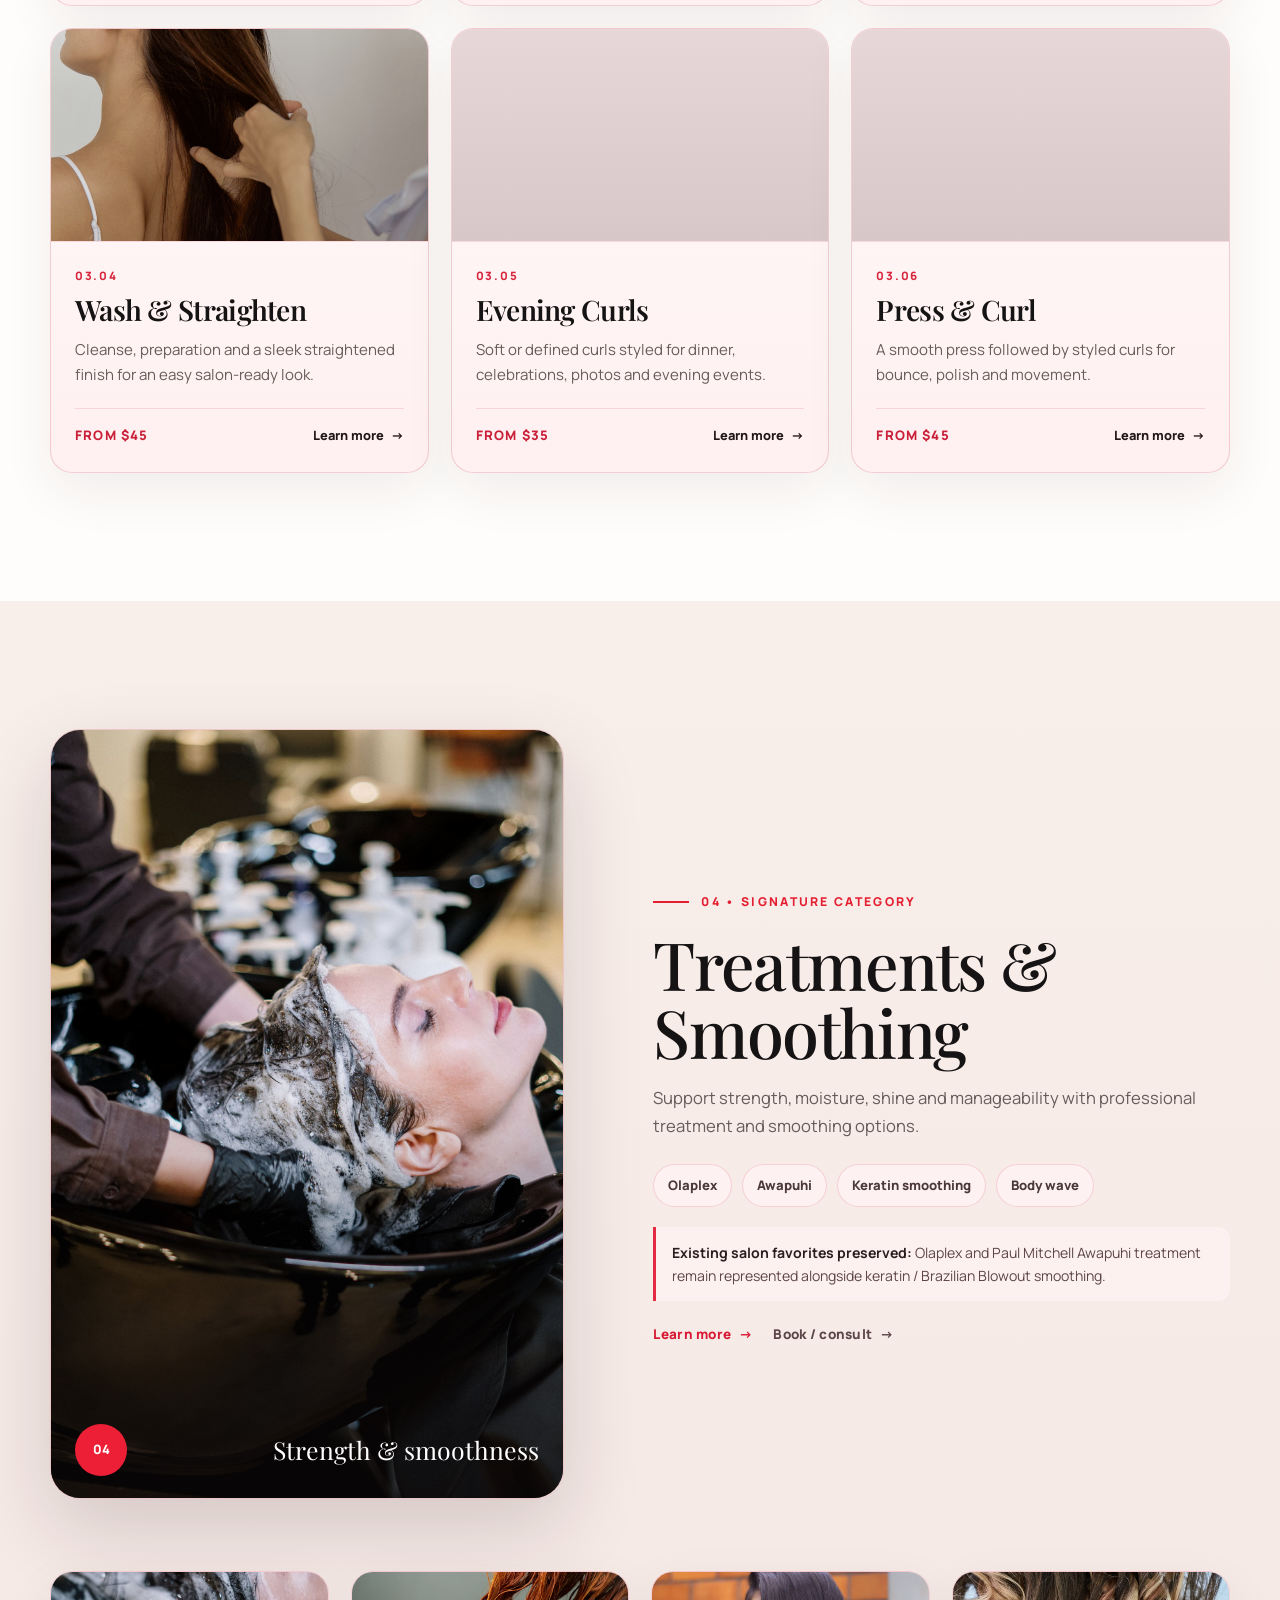
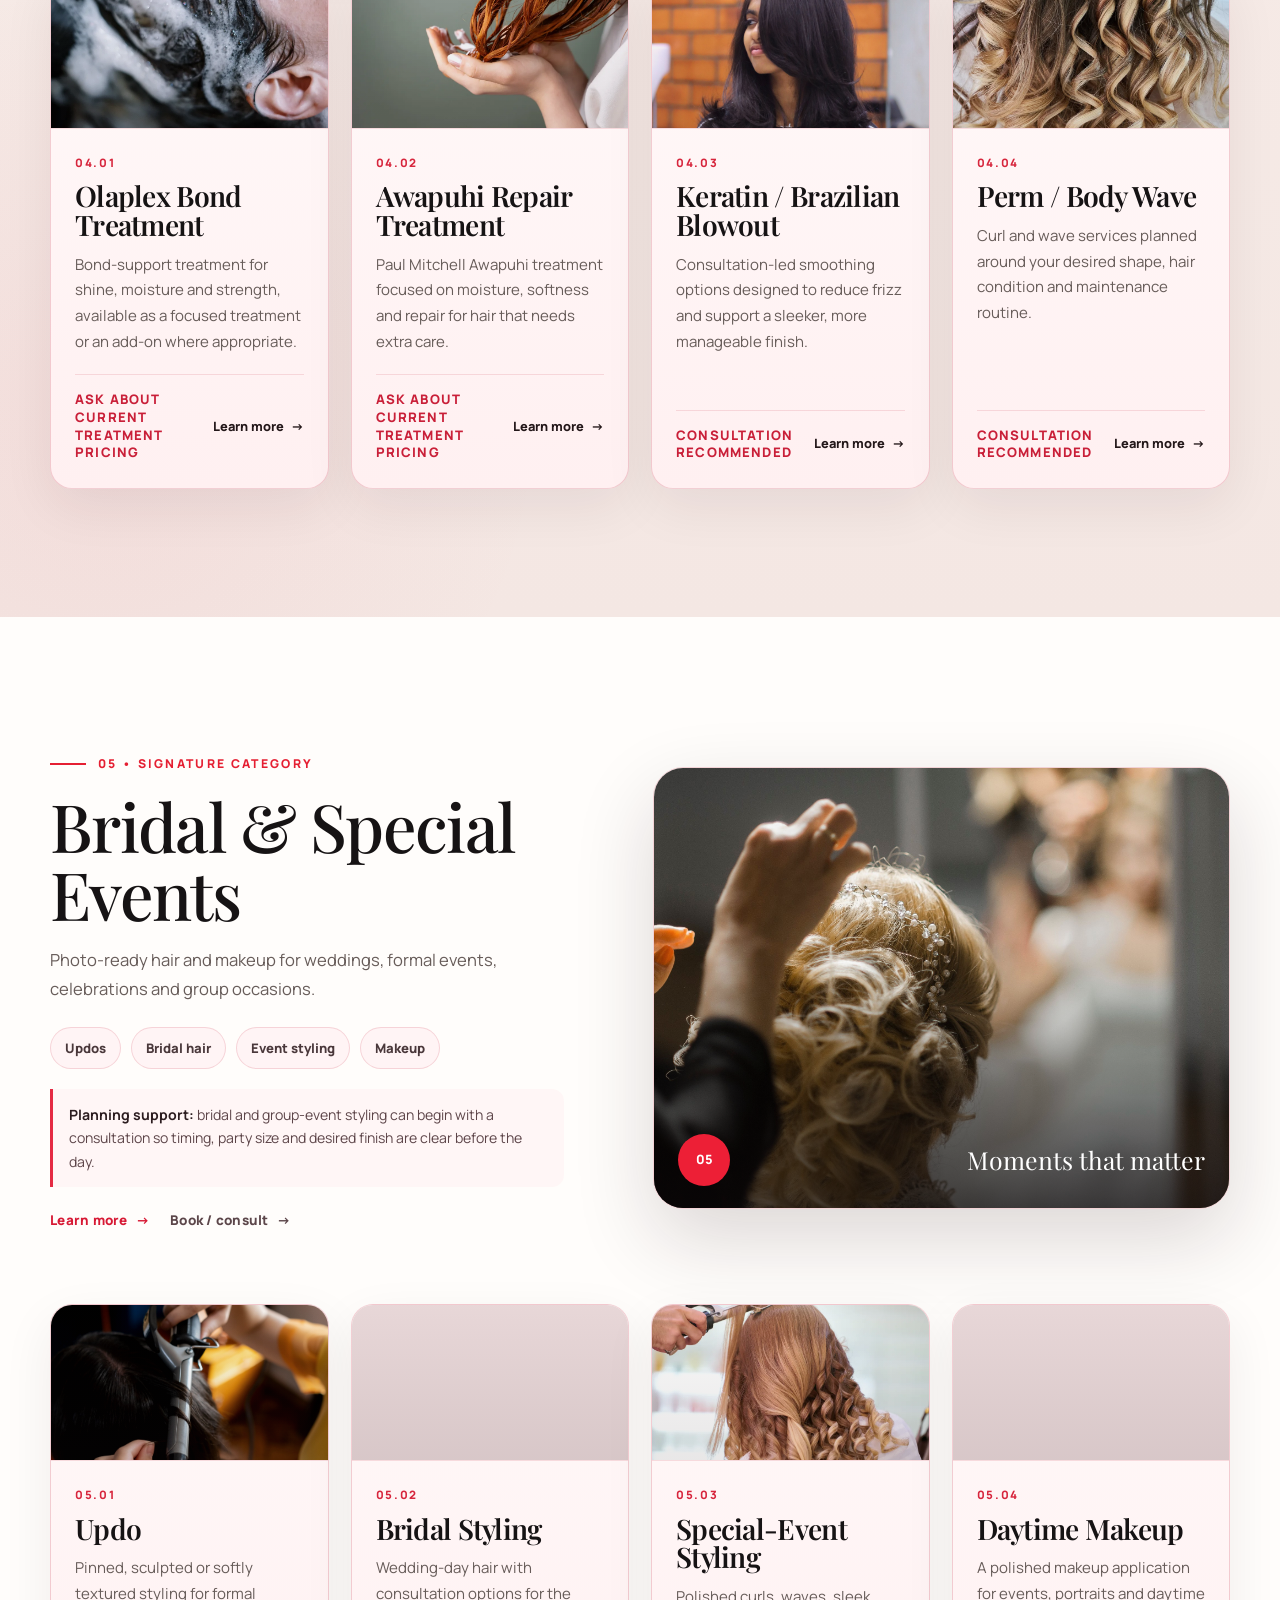
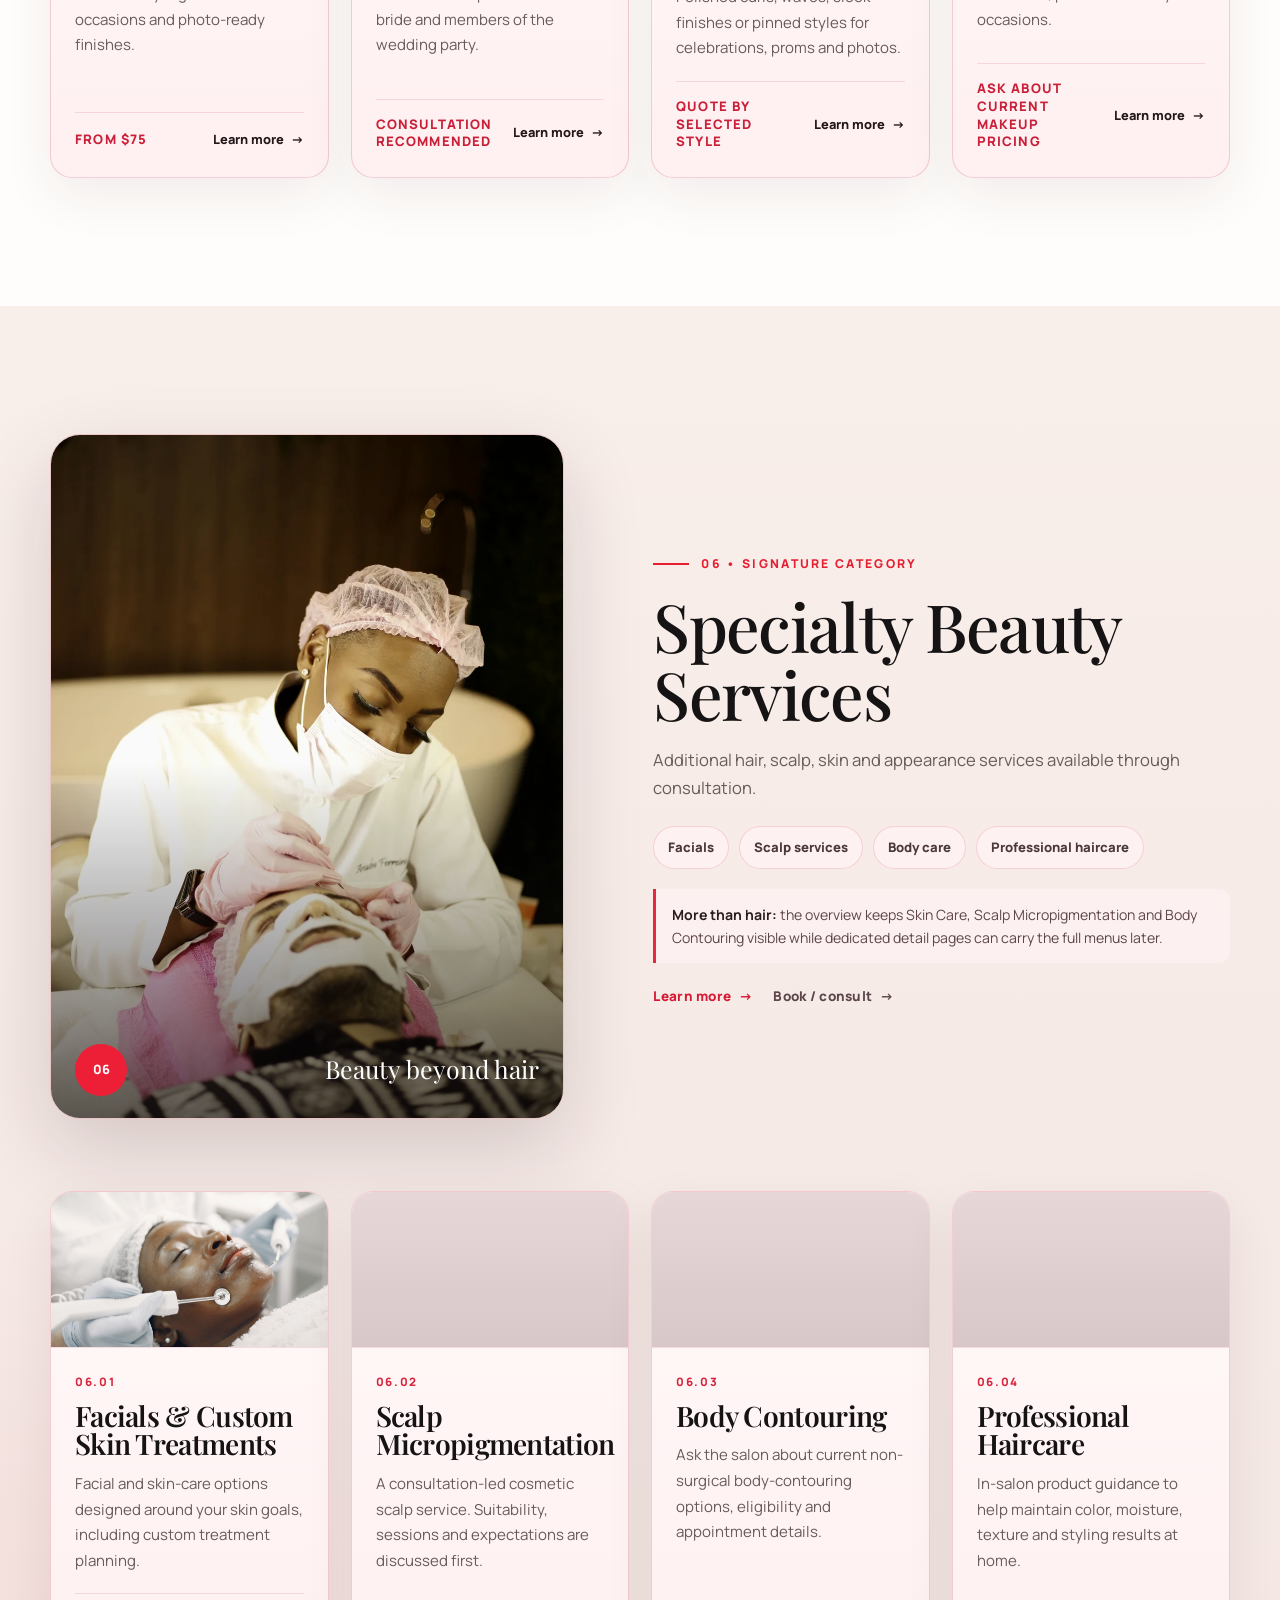
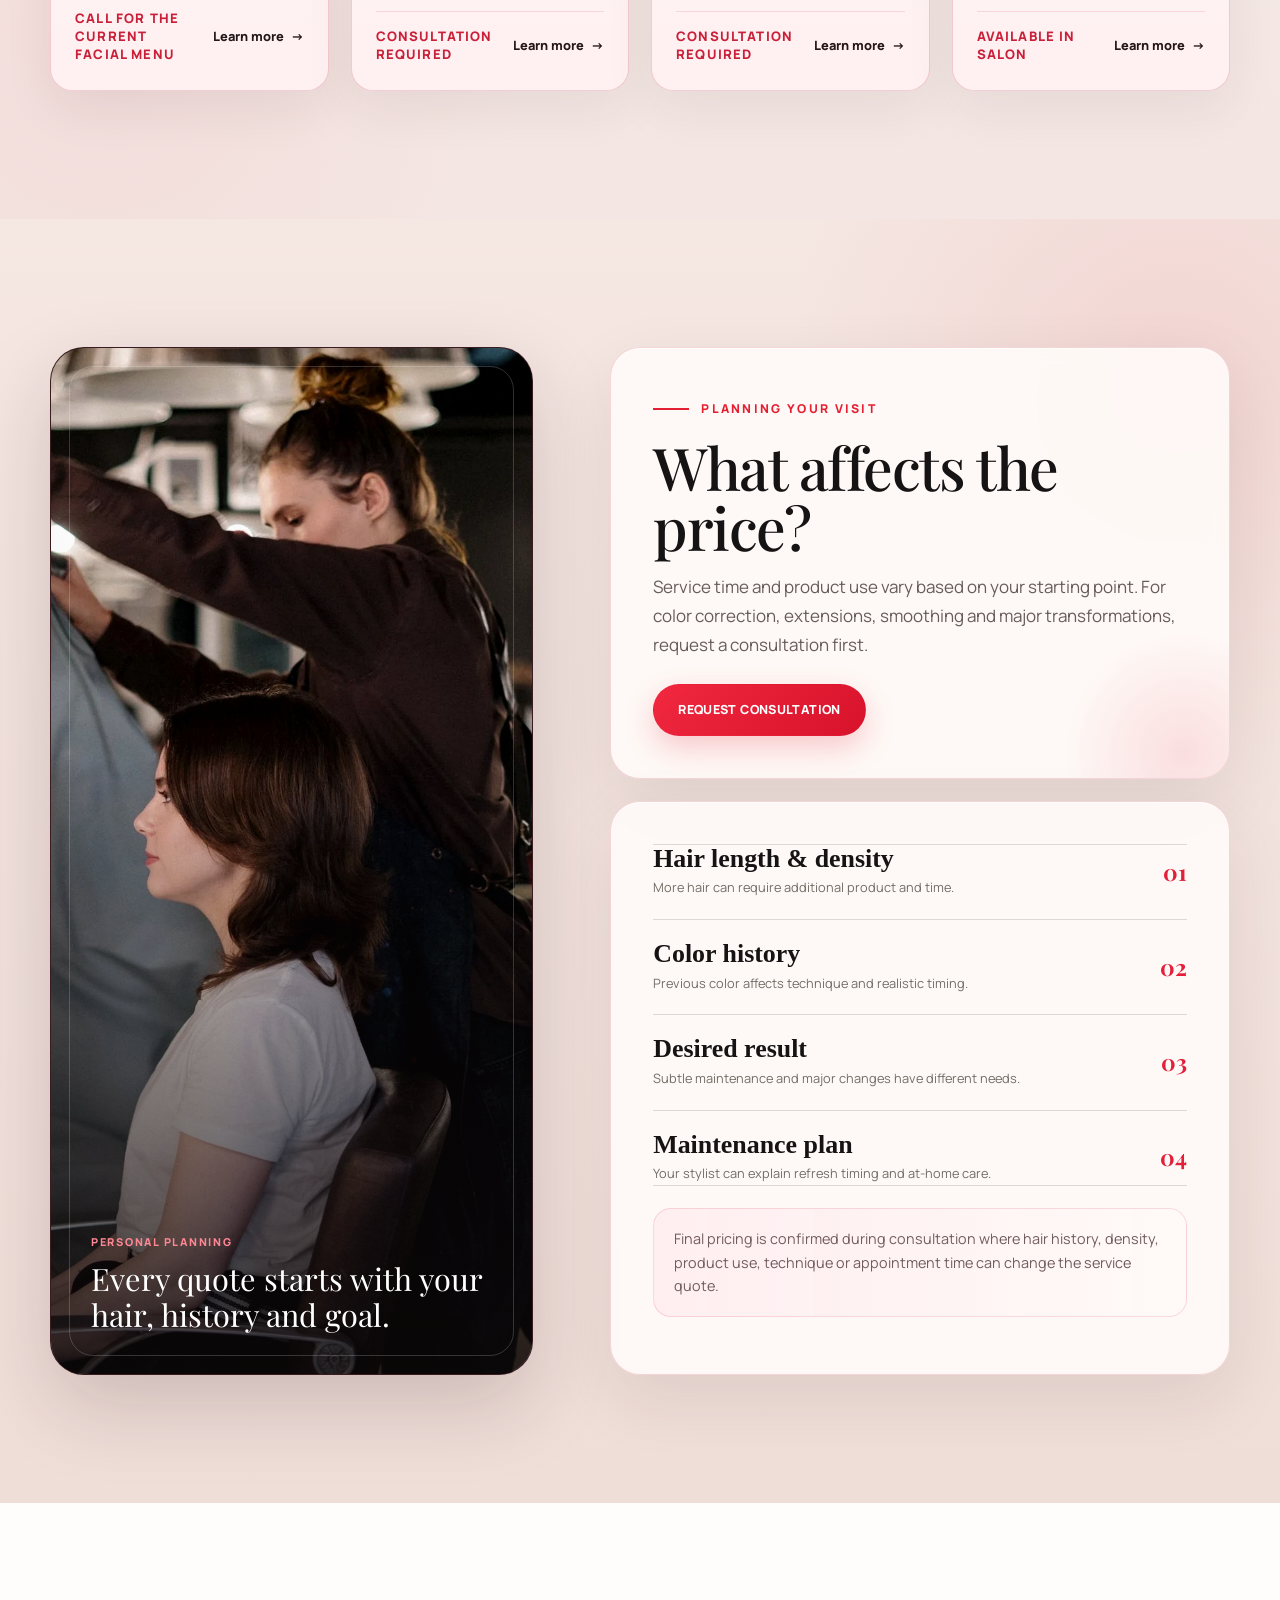
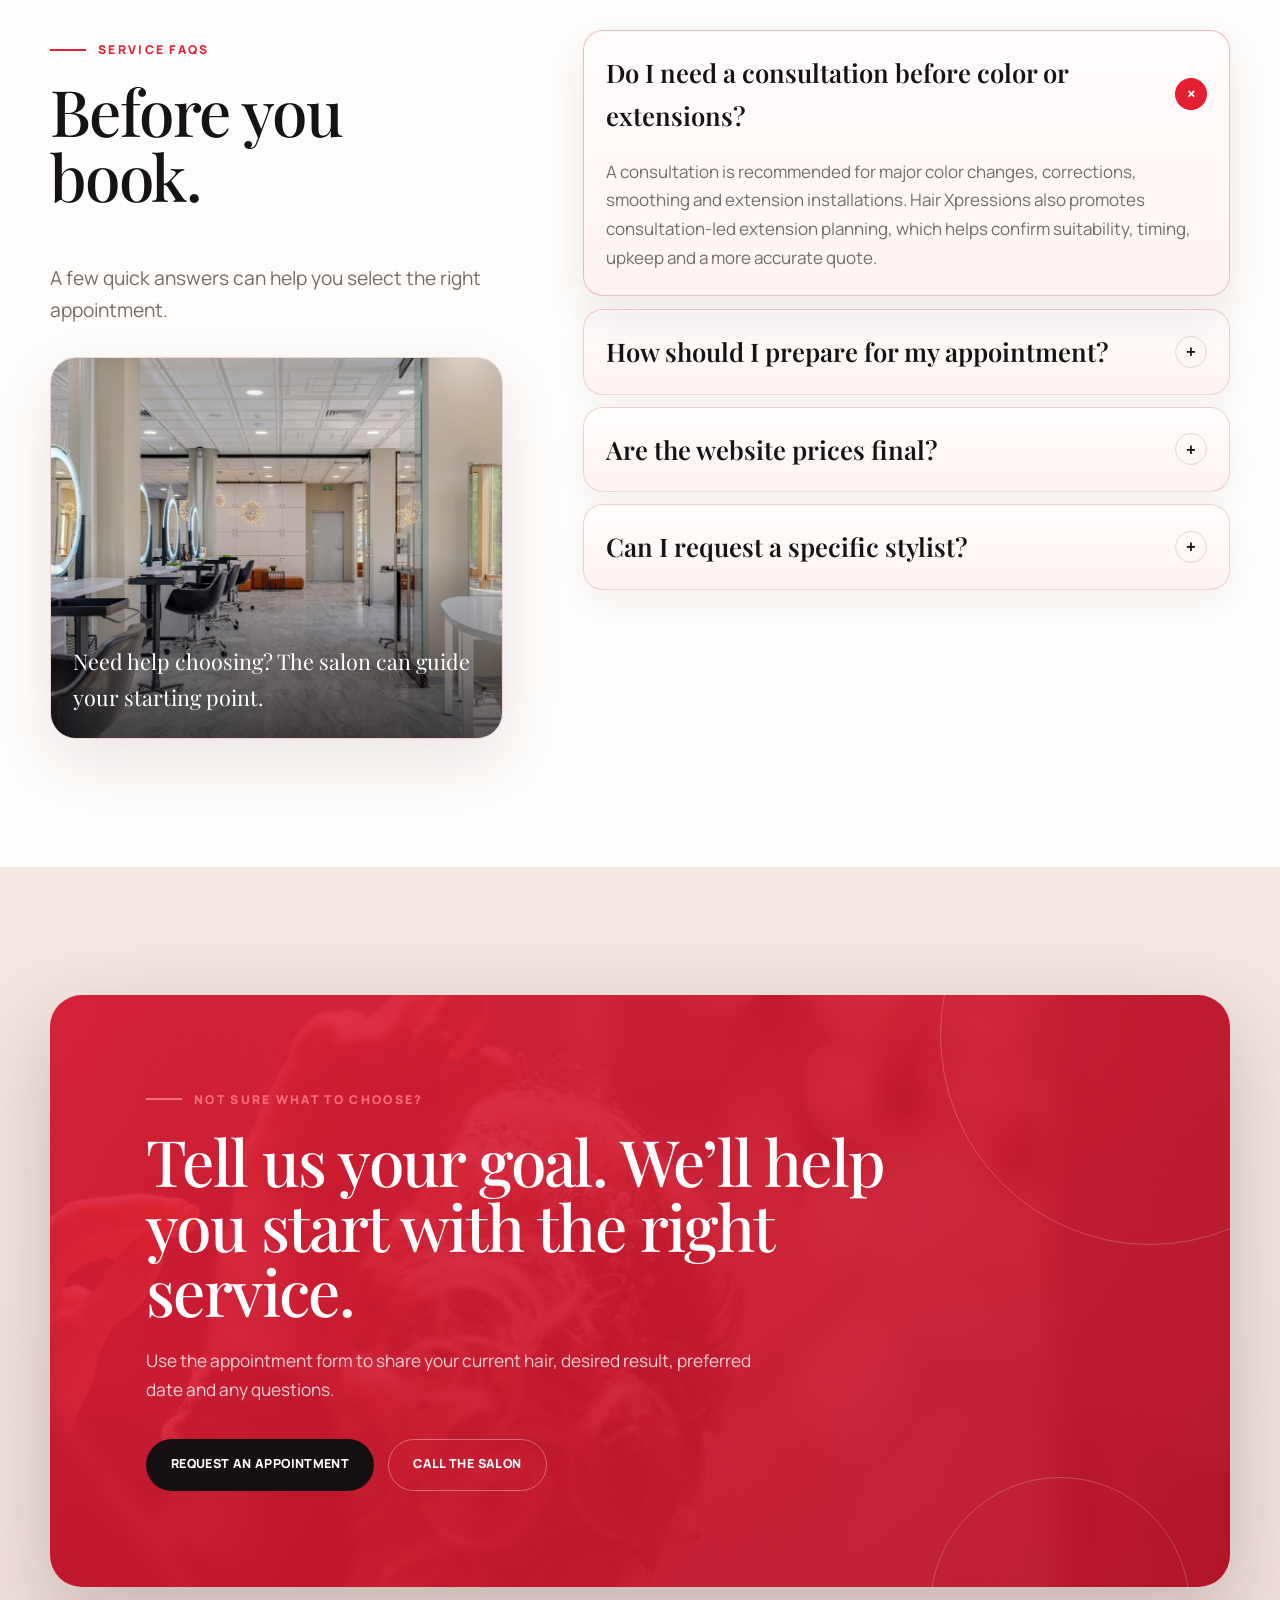
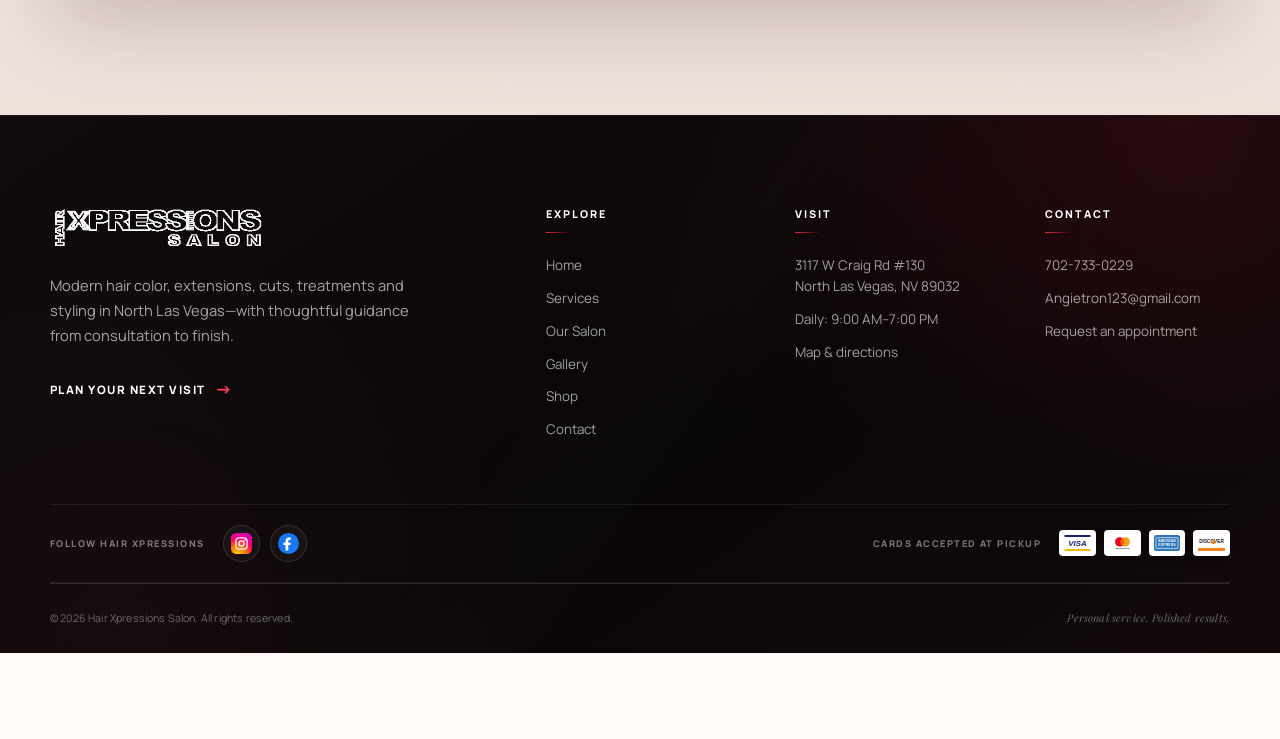
<file: services.html>
<!DOCTYPE html>

<html lang="en">
<head>
<meta charset="utf-8"/>
<meta content="width=device-width, initial-scale=1" name="viewport"/>
<title>Salon Services | Hair Xpressions Salon</title>
<meta content="Explore haircuts, color, highlights, extensions, treatments, bridal styling, skin care and specialty services at Hair Xpressions Salon in North Las Vegas." name="description"/>
<meta content="#151313" name="theme-color"/>
<link href="assets/images/logo.png" rel="icon" type="image/png"/>
<link href="https://fonts.googleapis.com" rel="preconnect"/>
<link crossorigin="" href="https://fonts.gstatic.com" rel="preconnect"/>
<link href="https://fonts.googleapis.com/css2?family=Playfair+Display:wght@500;600;700;800&amp;family=Manrope:wght@400;500;600;700;800&amp;display=swap" rel="stylesheet"/>
<link href="assets/css/style.css" rel="stylesheet"/><link href="assets/css/service-final.css" rel="stylesheet"/>
<link href="assets/css/global-final.css" rel="stylesheet"/></head>
<body data-page="services">
<a class="skip-link" href="#main-content">Skip to content</a>
<div class="topbar luxury-topbar global-topbar">
<div class="container topbar-inner">
<div class="topbar-cluster topbar-primary">
<a aria-label="View salon location and directions" class="topbar-item topbar-location" href="contact.html#directions">
<span aria-hidden="true" class="topbar-icon"><svg viewbox="0 0 24 24"><path d="M12 21s6-5.3 6-11a6 6 0 1 0-12 0c0 5.7 6 11 6 11Z"></path><circle cx="12" cy="10" r="2.2"></circle></svg></span>
<span class="topbar-copy"><small>North Las Vegas</small><strong>3117 W Craig Rd #130</strong></span>
</a>
<span aria-hidden="true" class="topbar-separator"></span>
<span class="topbar-item topbar-hours">
<span aria-hidden="true" class="topbar-status-dot"></span>
<span class="topbar-copy"><small>Open daily</small><strong>9:00 AM–7:00 PM</strong></span>
</span>
</div>
<div class="topbar-cluster topbar-actions">
<a class="topbar-item" href="tel:+17027330229">
<span aria-hidden="true" class="topbar-icon"><svg viewbox="0 0 24 24"><path d="M8.2 3.8 5.8 5.2c-.8.5-1.1 1.5-.8 2.4 1.8 5.3 6 9.5 11.3 11.3.9.3 1.9 0 2.4-.8l1.4-2.4-4.1-2-1.5 1.5c-2.5-1.1-4.6-3.2-5.7-5.7L10.3 8 8.2 3.8Z"></path></svg></span>
<span class="topbar-action-label">702-733-0229</span>
</a>
<a class="topbar-item topbar-email" href="mailto:Angietron123@gmail.com">
<span aria-hidden="true" class="topbar-icon"><svg viewbox="0 0 24 24"><rect height="14" rx="2" width="18" x="3" y="5"></rect><path d="m4 7 8 6 8-6"></path></svg></span>
<span class="topbar-action-label">Email salon</span>
</a>
<a aria-label="Hair Xpressions Salon on Instagram" class="topbar-social" href="https://www.instagram.com/hairxpressionssalon/" rel="noopener" target="_blank">
<img alt="" height="20" src="assets/images/brand-icons/instagram.svg" width="20"/>
<span>Instagram</span>
</a>
</div>
</div>
</div>
<header class="global-site-header site-header-luxury site-header">
<div class="container nav-inner">
<a aria-label="Hair Xpressions Salon home" class="brand" href="index.html">
<img alt="Hair Xpressions Salon" height="78" src="assets/images/logo.png" width="389"/>
</a>
<nav aria-label="Primary navigation" class="desktop-nav">
<ul class="nav-list">
<li><a data-nav="home" href="index.html">Home</a></li>
<li class="nav-has-dropdown">
<a aria-haspopup="true" class="nav-services-link" data-nav="services" href="services.html">
    Services 
</a>
<div aria-label="Services submenu" class="services-mega-menu">
<div class="mega-menu-intro">
<span class="mega-kicker">Hair &amp; beauty menu</span>
<h3>Find the right service faster.</h3>
<p>Explore color, extensions, cuts, treatments, event styling and specialty beauty services.</p>
<a class="mega-feature-link" href="book.html">Start with a consultation <span aria-hidden="true">→</span></a>
</div>
<div class="mega-menu-links"><a href="services.html"><span>Services Overview</span><span aria-hidden="true">→</span></a><a href="services.html#extensions"><span>Hair Extensions</span><span aria-hidden="true">→</span></a><a href="services.html#cuts"><span>Hair Cuts</span><span aria-hidden="true">→</span></a><a href="services.html#color"><span>Hair Color</span><span aria-hidden="true">→</span></a><a href="services.html#color"><span>Highlights</span><span aria-hidden="true">→</span></a><a href="services.html#treatments"><span>Treatments / Products</span><span aria-hidden="true">→</span></a><a href="services.html#events"><span>Hot Trends &amp; Summer Specials</span><span aria-hidden="true">→</span></a><a href="services.html#specialty"><span>Skin Care</span><span aria-hidden="true">→</span></a><a href="services.html#events"><span>Updos and Styles</span><span aria-hidden="true">→</span></a><a href="services.html#specialty"><span>Body Contouring</span><span aria-hidden="true">→</span></a><a href="services.html#specialty"><span>Scalp Micropigmentation</span><span aria-hidden="true">→</span></a></div>
</div>
</li>
<li><a data-nav="about" href="about.html">Our Salon</a></li>
<li><a data-nav="gallery" href="gallery.html">Gallery</a></li>
<li><a data-nav="shop" href="shop.html">Shop</a></li>
<li><a data-nav="contact" href="contact.html">Contact</a></li>
<li><a class="btn btn-primary" data-nav="book" href="book.html">Book appointment</a></li>
</ul>
</nav>
<button aria-controls="mobile-menu" aria-expanded="false" aria-label="Open menu" class="menu-toggle" type="button">
<span aria-hidden="true" class="menu-lines"></span>
</button>
</div>
</header>
<div aria-hidden="true" class="mobile-menu" id="mobile-menu">
<div class="mobile-menu-inner">
<nav aria-label="Mobile navigation">
<ul class="mobile-nav-list">
<li><a data-nav="home" href="index.html">Home</a></li>
<li class="mobile-services-item">
<details>
<summary>Services </summary>
<div class="mobile-service-links"><a href="services.html">Services Overview<span aria-hidden="true">→</span></a><a href="services.html#extensions">Hair Extensions<span aria-hidden="true">→</span></a><a href="services.html#cuts">Hair Cuts<span aria-hidden="true">→</span></a><a href="services.html#color">Hair Color<span aria-hidden="true">→</span></a><a href="services.html#color">Highlights<span aria-hidden="true">→</span></a><a href="services.html#treatments">Treatments / Products<span aria-hidden="true">→</span></a><a href="services.html#events">Hot Trends &amp; Summer Specials<span aria-hidden="true">→</span></a><a href="services.html#specialty">Skin Care<span aria-hidden="true">→</span></a><a href="services.html#events">Updos and Styles<span aria-hidden="true">→</span></a><a href="services.html#specialty">Body Contouring<span aria-hidden="true">→</span></a><a href="services.html#specialty">Scalp Micropigmentation<span aria-hidden="true">→</span></a></div>
</details>
</li>
<li><a data-nav="about" href="about.html">Our Salon</a></li>
<li><a data-nav="gallery" href="gallery.html">Gallery</a></li>
<li><a data-nav="shop" href="shop.html">Shop</a></li>
<li><a data-nav="contact" href="contact.html">Contact</a></li>
<li><a data-nav="book" href="book.html">Book</a></li>
</ul>
</nav>
<div class="mobile-menu-contact">
<span class="eyebrow eyebrow-light">Ready when you are</span>
<h3>Luxury service starts with a simple booking.</h3>
<div class="btn-row">
<a class="btn btn-primary" href="book.html">Request appointment</a>
<a class="btn btn-outline-light" href="tel:+17027330229">Call salon</a>
</div>
</div>
</div>
</div>
<main id="main-content">
<!-- ====================================================================== -->
<!-- SERVICES OVERVIEW PAGE                                                 -->
<!-- This page is intentionally self-contained in service-final.css.        -->
<!-- Home page assets/markup are not modified by this Services update.      -->
<!-- ====================================================================== -->
<!-- SERVICES HERO: six service-led images cross-fade via main.js. -->
<section class="services-hero" data-services-hero="">
<div aria-hidden="true" class="services-hero-slider">
<div class="services-hero-slide active" style="background-image:url('assets/images/hair-color.jpg');background-position:50% 52%"></div>
<div class="services-hero-slide" style="background-image:url('assets/images/hair-result.jpg');background-position:50% 30%"></div>
<div class="services-hero-slide" style="background-image:url('assets/images/stylist-work-detail.jpg');background-position:50% 44%"></div>
<div class="services-hero-slide" style="background-image:url('assets/images/hair-wash.jpg');background-position:50% 42%"></div>
<div class="services-hero-slide" style="background-image:url('assets/images/bridal-style.jpg');background-position:50% 46%"></div>
<div class="services-hero-slide" style="background-image:url('assets/images/services/specialty-facial-2400.webp');background-position:50% 34%"></div>
</div>
<div class="services-hero-overlay"></div>
<div class="container services-hero-content">
<div class="services-hero-copy">
<div class="breadcrumbs"><a href="index.html">Home</a> / Services</div>
<span class="eyebrow eyebrow-light">Hair, beauty &amp; specialty care</span>
<h1>Services designed around you.</h1>
<p>From subtle maintenance to a complete transformation, explore color, extensions, cuts, treatments, event styling and specialty services—then book the right starting point with confidence.</p>
<div class="btn-row">
<a class="btn btn-primary" href="book.html">Request appointment</a>
<a class="btn btn-outline-light" href="#service-menu">Explore the menu</a>
</div>
</div>
</div>
<!-- Premium slider navigation: six controls map 1:1 to the animated backgrounds above. -->
<!--
      HERO CATEGORY NAVIGATION
      Six editorial thumbnail controls mirror the six hero backgrounds.
      Images use responsive WebP sources where available so the control remains
      crisp on high-density/retina displays without loading oversized assets.
    -->
<div aria-label="Select hero image" class="container services-hero-controls" role="tablist">
<button aria-label="Show hair color image" aria-selected="true" class="services-hero-dot active" data-service-hero-index="0" type="button">
<span class="services-hero-dot-thumb"><img alt="" aria-hidden="true" sizes="64px" src="assets/images/services/color-highlights-960.webp" srcset="assets/images/services/color-highlights-960.webp 960w, assets/images/services/color-highlights-1600.webp 1600w"/></span>
<span class="services-hero-dot-copy"><small>01</small><strong>Color</strong></span>
</button>
<button aria-label="Show hair extensions image" aria-selected="false" class="services-hero-dot" data-service-hero-index="1" type="button">
<span class="services-hero-dot-thumb"><img alt="" aria-hidden="true" sizes="64px" src="assets/images/services/extensions-tape-960.webp" srcset="assets/images/services/extensions-tape-960.webp 960w, assets/images/services/extensions-tape-1600.webp 1600w"/></span>
<span class="services-hero-dot-copy"><small>02</small><strong>Extensions</strong></span>
</button>
<button aria-label="Show hair styling image" aria-selected="false" class="services-hero-dot" data-service-hero-index="2" type="button">
<span class="services-hero-dot-thumb"><img alt="" aria-hidden="true" sizes="64px" src="assets/images/services/cut-women-960.webp" srcset="assets/images/services/cut-women-960.webp 960w, assets/images/services/cut-women-1600.webp 1600w"/></span>
<span class="services-hero-dot-copy"><small>03</small><strong>Styling</strong></span>
</button>
<button aria-label="Show hair treatment image" aria-selected="false" class="services-hero-dot" data-service-hero-index="3" type="button">
<span class="services-hero-dot-thumb"><img alt="" aria-hidden="true" sizes="64px" src="assets/images/services/treatment-olaplex-960.webp" srcset="assets/images/services/treatment-olaplex-960.webp 960w, assets/images/services/treatment-olaplex-1600.webp 1600w"/></span>
<span class="services-hero-dot-copy"><small>04</small><strong>Treatments</strong></span>
</button>
<button aria-label="Show bridal styling image" aria-selected="false" class="services-hero-dot" data-service-hero-index="4" type="button">
<span class="services-hero-dot-thumb"><img alt="" aria-hidden="true" sizes="64px" src="assets/images/services/event-styling-960.webp" srcset="assets/images/services/event-styling-960.webp 960w, assets/images/services/event-styling-1600.webp 1600w"/></span>
<span class="services-hero-dot-copy"><small>05</small><strong>Bridal</strong></span>
</button>
<button aria-label="Show specialty beauty image" aria-selected="false" class="services-hero-dot" data-service-hero-index="5" type="button">
<span class="services-hero-dot-thumb"><img alt="" aria-hidden="true" sizes="64px" src="assets/images/services/specialty-facial-960.webp" srcset="assets/images/services/specialty-facial-960.webp 960w, assets/images/services/specialty-facial-1600.webp 1600w"/></span>
<span class="services-hero-dot-copy"><small>06</small><strong>Specialty</strong></span>
</button>
</div>
</section>
<section class="services-menu" id="service-menu">
<!-- SERVICE INTRO: explains pricing and the consultation path before the long menu. -->
<div class="services-menu-intro">
<div class="container">
<div class="section-header reveal">
<div>
<span class="eyebrow">Service menu</span>
<h2>Clear choices. Personal recommendations.</h2>
</div>
<p>Every appointment begins with your goal. Starting prices are planning guides; length, density, product use, technique and time can affect the final quote.</p>
</div>
<div class="service-benefit-grid">
<article class="service-benefit-card reveal">
<img alt="Professional color consultation" decoding="async" loading="lazy" sizes="(max-width:680px) 110px, (max-width:1100px) 180px, 132px" src="assets/images/hair-color.jpg" style="object-position:50% 42%"/>
<div><span>01</span><h3>Start with your goal</h3><p>Share inspiration, maintenance needs and the finish you want.</p></div>
</article>
<article class="service-benefit-card reveal">
<img alt="Stylist consulting a salon guest" decoding="async" loading="lazy" sizes="(max-width:680px) 110px, (max-width:1100px) 180px, 132px" src="assets/images/stylist-work-detail.jpg" style="object-position:50% 42%"/>
<div><span>02</span><h3>Get a clear plan</h3><p>Your stylist can explain timing, upkeep and realistic next steps.</p></div>
</article>
<article class="service-benefit-card reveal">
<img alt="Finished healthy-looking hairstyle" decoding="async" loading="lazy" sizes="(max-width:680px) 110px, (max-width:1100px) 180px, 132px" src="assets/images/hair-result.jpg" style="object-position:50% 32%"/>
<div><span>03</span><h3>Leave with confidence</h3><p>Choose a service designed around your hair and routine.</p></div>
</article>
</div>
<p class="service-menu-price-note reveal"><strong>Pricing note:</strong> amounts shown below are planning guides. Final pricing is confirmed by the salon where consultation, hair history, product use or service time affects the quote.</p>
</div>
</div>
<!-- ==================================================================== -->
<!-- CATEGORY 01: COLOR & HIGHLIGHTS                                      -->
<!-- ==================================================================== -->
<section class="service-showcase-section service-showcase-base" id="color">
<div class="container">
<div class="service-showcase-head reveal">
<div class="service-category-copy">
<span class="eyebrow">01 • Signature category</span>
<h2>Color &amp; Highlights</h2>
<p>Dimensional color, shine and tone correction with a plan for upkeep and hair integrity.</p>
<div class="service-category-tags"><span>Balayage</span><span>Highlights</span><span>Tone &amp; shine</span></div>
<p class="service-trust-note"><strong>Salon heritage:</strong> Hair Xpressions identifies as a Paul Mitchell Signature Salon and features professional Paul Mitchell color systems.</p>
<!-- Developer note: update the Learn more URL when a dedicated category detail page is created. -->
<div class="service-category-actions">
<a class="service-text-link" href="contact.html#main-content">Learn more <span aria-hidden="true">→</span></a>
<a class="service-text-link service-text-link-muted" href="book.html#main-content">Book / consult <span aria-hidden="true">→</span></a>
</div>
</div>
<figure class="service-category-image">
<img alt="Professional dimensional hair color result" decoding="async" loading="lazy" sizes="(max-width: 680px) 100vw, (max-width: 1100px) 50vw, 48vw" src="assets/images/hair-color.jpg" style="object-position:50% 42%"/>
<figcaption><span>01</span>Color artistry</figcaption>
</figure>
</div>
<!-- Each card now uses service-specific photography rather than one repeated crop. -->
<div class="service-card-grid">
<article class="service-image-card reveal">
<div class="service-card-image"><img alt="Dimensional balayage hair color result" decoding="async" loading="lazy" sizes="(max-width:680px) 100vw, (max-width:1100px) 50vw, 33vw" src="assets/images/hair-color.jpg" style="object-position:50% 28%"/></div>
<div class="service-card-body">
<span class="service-card-index">01.01</span>
<h3>Balayage / Ombre</h3>
<p>Hand-painted lightness and blended dimension, customized to your base color and desired contrast.</p>
<div class="service-card-meta">
<div class="service-detail-price">From $120</div>
<a aria-label="Learn more about Balayage / Ombre" class="service-card-link" href="contact.html#main-content">Learn more <span aria-hidden="true">→</span></a>
</div>
</div>
</article>
<article class="service-image-card reveal">
<div class="service-card-image"><img alt="Hair stylist applying full foil highlights" decoding="async" loading="lazy" sizes="(max-width: 680px) 100vw, (max-width: 1100px) 50vw, 33vw" src="assets/images/services/color-foils-960.webp" srcset="assets/images/services/color-foils-960.webp 960w, assets/images/services/color-foils-1600.webp 1600w" style="object-position:50% 52%"/></div>
<div class="service-card-body">
<span class="service-card-index">01.02</span>
<h3>Full Highlights</h3>
<p>Brightness placed throughout the hair for a more complete dimensional result.</p>
<div class="service-card-meta">
<div class="service-detail-price">From $100</div>
<a aria-label="Learn more about Full Highlights" class="service-card-link" href="contact.html#main-content">Learn more <span aria-hidden="true">→</span></a>
</div>
</div>
</article>
<article class="service-image-card reveal">
<div class="service-card-image"><img alt="Face-framing highlight application with foils" decoding="async" loading="lazy" sizes="(max-width: 680px) 100vw, (max-width: 1100px) 50vw, 33vw" src="assets/images/services/color-highlights-960.webp" srcset="assets/images/services/color-highlights-960.webp 960w, assets/images/services/color-highlights-1600.webp 1600w" style="object-position:50% 42%"/></div>
<div class="service-card-body">
<span class="service-card-index">01.03</span>
<h3>Partial Highlights</h3>
<p>Strategic brightness around the face and upper sections for a refreshed look.</p>
<div class="service-card-meta">
<div class="service-detail-price">From $65</div>
<a aria-label="Learn more about Partial Highlights" class="service-card-link" href="contact.html#main-content">Learn more <span aria-hidden="true">→</span></a>
</div>
</div>
</article>
<article class="service-image-card reveal">
<div class="service-card-image"><img alt="Professional hair color being mixed in a salon bowl" decoding="async" loading="lazy" sizes="(max-width: 680px) 100vw, (max-width: 1100px) 50vw, 33vw" src="assets/images/services/color-mixing-960.webp" srcset="assets/images/services/color-mixing-960.webp 960w, assets/images/services/color-mixing-1600.webp 1600w" style="object-position:50% 58%"/></div>
<div class="service-card-body">
<span class="service-card-index">01.04</span>
<h3>Single-Process Color</h3>
<p>One-step color for a consistent all-over tone, richer depth or gray coverage.</p>
<div class="service-card-meta">
<div class="service-detail-price">From $65</div>
<a aria-label="Learn more about Single-Process Color" class="service-card-link" href="contact.html#main-content">Learn more <span aria-hidden="true">→</span></a>
</div>
</div>
</article>
<article class="service-image-card reveal">
<div class="service-card-image"><img alt="Professional root color application" decoding="async" loading="lazy" sizes="(max-width:680px) 100vw, (max-width:1100px) 50vw, 33vw" src="assets/images/look-color-session.jpg" style="object-position:50% 44%"/></div>
<div class="service-card-body">
<span class="service-card-index">01.05</span>
<h3>Color Retouch</h3>
<p>Root and regrowth maintenance to keep your existing color polished between larger appointments.</p>
<div class="service-card-meta">
<div class="service-detail-price">From $50</div>
<a aria-label="Learn more about Color Retouch" class="service-card-link" href="contact.html#main-content">Learn more <span aria-hidden="true">→</span></a>
</div>
</div>
</article>
<article class="service-image-card reveal">
<div class="service-card-image"><img alt="Glossy finished hair after professional color service" decoding="async" loading="lazy" sizes="(max-width: 680px) 100vw, (max-width: 1100px) 50vw, 33vw" src="assets/images/services/color-finished-straight-960.webp" srcset="assets/images/services/color-finished-straight-960.webp 960w, assets/images/services/color-finished-straight-1600.webp 1600w" style="object-position:50% 45%"/></div>
<div class="service-card-body">
<span class="service-card-index">01.06</span>
<h3>Color Correction</h3>
<p>A consultation-led plan for uneven tone, unwanted color or complex previous color history.</p>
<div class="service-card-meta">
<div class="service-detail-price">From $150 • consultation first</div>
<a aria-label="Learn more about Color Correction" class="service-card-link" href="contact.html#main-content">Learn more <span aria-hidden="true">→</span></a>
</div>
</div>
</article>
</div>
</div>
</section>
<!-- ==================================================================== -->
<!-- CATEGORY 02: HAIR EXTENSIONS                                         -->
<!-- Four cards use a 4-column desktop / 2-column tablet / 1-column mobile -->
<!-- grid to remove the previous 3+1 orphan layout.                       -->
<!-- ==================================================================== -->
<section class="service-showcase-section service-showcase-alt" id="extensions">
<div class="container">
<div class="service-showcase-head reveal">
<div class="service-category-copy">
<span class="eyebrow">02 • Signature category</span>
<h2>Hair Extensions</h2>
<p>Length and fullness selected to blend naturally and work with your preferred maintenance routine.</p>
<div class="service-category-tags"><span>Tape-ins</span><span>Sew-ins</span><span>Micro bead</span><span>Keratin</span></div>
<p class="service-trust-note"><strong>Consultation-led matching:</strong> the salon’s existing service information highlights human-hair options, quality inspection and extension consultations before installation.</p>
<!-- Developer note: update the Learn more URL when a dedicated category detail page is created. -->
<div class="service-category-actions">
<a class="service-text-link" href="contact.html#main-content">Learn more <span aria-hidden="true">→</span></a>
<a class="service-text-link service-text-link-muted" href="book.html#main-content">Book / consult <span aria-hidden="true">→</span></a>
</div>
</div>
<figure class="service-category-image">
<img alt="Long polished hair extension result" decoding="async" loading="lazy" sizes="(max-width: 680px) 100vw, (max-width: 1100px) 50vw, 48vw" src="assets/images/hair-result.jpg" style="object-position:50% 30%"/>
<figcaption><span>02</span>Length &amp; fullness</figcaption>
</figure>
</div>
<div class="service-card-grid service-card-grid-four">
<article class="service-image-card reveal">
<div class="service-card-image"><img alt="Tape-in hair extension panels" decoding="async" loading="lazy" sizes="(max-width:680px) 100vw, (max-width:1240px) 50vw, 25vw" src="assets/images/services/extensions-tape-960.webp" srcset="assets/images/services/extensions-tape-960.webp 960w, assets/images/services/extensions-tape-1600.webp 1600w" style="object-position:50% 70%"/></div>
<div class="service-card-body">
<span class="service-card-index">02.01</span>
<h3>Tape-In Extensions</h3>
<p>Lightweight tape panels placed for smooth blending, length and flexible movement.</p>
<div class="service-card-meta">
<div class="service-detail-price">From $150</div>
<a aria-label="Learn more about Tape-In Extensions" class="service-card-link" href="contact.html#main-content">Learn more <span aria-hidden="true">→</span></a>
</div>
</div>
</article>
<article class="service-image-card reveal">
<div class="service-card-image"><img alt="Long hair extension result with added length and fullness" decoding="async" loading="lazy" sizes="(max-width:680px) 100vw, (max-width:1240px) 50vw, 25vw" src="assets/images/services/extensions-sewin-960.webp" srcset="assets/images/services/extensions-sewin-960.webp 960w, assets/images/services/extensions-sewin-1600.webp 1600w" style="object-position:50% 30%"/></div>
<div class="service-card-body">
<span class="service-card-index">02.02</span>
<h3>Full Sew-In</h3>
<p>A fuller installation option designed to add length, volume and styling flexibility.</p>
<div class="service-card-meta">
<div class="service-detail-price">From $150</div>
<a aria-label="Learn more about Full Sew-In" class="service-card-link" href="contact.html#main-content">Learn more <span aria-hidden="true">→</span></a>
</div>
</div>
</article>
<article class="service-image-card reveal">
<div class="service-card-image"><img alt="Micro bead hair extension tools and beads" decoding="async" loading="lazy" sizes="(max-width:680px) 100vw, (max-width:1240px) 50vw, 25vw" src="assets/images/services/extensions-microbead-960.webp" srcset="assets/images/services/extensions-microbead-960.webp 960w, assets/images/services/extensions-microbead-1600.webp 1600w" style="object-position:50% 54%"/></div>
<div class="service-card-body">
<span class="service-card-index">02.03</span>
<h3>Micro Bead Weft</h3>
<p>A bead-secured weft option for clients seeking added density and a reusable installation method.</p>
<div class="service-card-meta">
<div class="service-detail-price">From $150</div>
<a aria-label="Learn more about Micro Bead Weft" class="service-card-link" href="contact.html#main-content">Learn more <span aria-hidden="true">→</span></a>
</div>
</div>
</article>
<article class="service-image-card reveal">
<div class="service-card-image"><img alt="Premium blonde hair extension strands" decoding="async" loading="lazy" sizes="(max-width:680px) 100vw, (max-width:1240px) 50vw, 25vw" src="assets/images/services/extensions-bonded-960.webp" srcset="assets/images/services/extensions-bonded-960.webp 960w, assets/images/services/extensions-bonded-1600.webp 1600w" style="object-position:50% 42%"/></div>
<div class="service-card-body">
<span class="service-card-index">02.04</span>
<h3>Keratin Bonded</h3>
<p>Individual bonded strands placed for movement and a detailed, natural-looking blend.</p>
<div class="service-card-meta">
<div class="service-detail-price">From $200</div>
<a aria-label="Learn more about Keratin Bonded" class="service-card-link" href="contact.html#main-content">Learn more <span aria-hidden="true">→</span></a>
</div>
</div>
</article>
</div>
</div>
</section>
<!-- ==================================================================== -->
<!-- CATEGORY 03: CUTS & STYLING                                          -->
<!-- ==================================================================== -->
<section class="service-showcase-section service-showcase-base" id="cuts">
<div class="container">
<div class="service-showcase-head reveal">
<div class="service-category-copy">
<span class="eyebrow">03 • Signature category</span>
<h2>Cuts &amp; Styling</h2>
<p>Shape, movement and polished finishes for everyday wear, special plans and personal style.</p>
<div class="service-category-tags"><span>Women’s cuts</span><span>Men’s cuts</span><span>Blowouts</span><span>Texture styling</span></div>
<!-- Developer note: update the Learn more URL when a dedicated category detail page is created. -->
<div class="service-category-actions">
<a class="service-text-link" href="contact.html#main-content">Learn more <span aria-hidden="true">→</span></a>
<a class="service-text-link service-text-link-muted" href="book.html#main-content">Book / consult <span aria-hidden="true">→</span></a>
</div>
</div>
<figure class="service-category-image">
<img alt="Stylist working with a salon guest" decoding="async" loading="lazy" sizes="(max-width: 680px) 100vw, (max-width: 1100px) 50vw, 48vw" src="assets/images/stylist-work-detail.jpg" style="object-position:50% 44%"/>
<figcaption><span>03</span>Shape &amp; finish</figcaption>
</figure>
</div>
<div class="service-card-grid">
<article class="service-image-card reveal">
<div class="service-card-image"><img alt="Professional women’s haircut in a salon" decoding="async" loading="lazy" sizes="(max-width: 680px) 100vw, (max-width: 1100px) 50vw, 33vw" src="assets/images/services/cut-women-960.webp" srcset="assets/images/services/cut-women-960.webp 960w, assets/images/services/cut-women-1600.webp 1600w" style="object-position:50% 45%"/></div>
<div class="service-card-body">
<span class="service-card-index">03.01</span>
<h3>Women’s Haircut</h3>
<p>A personalized cut created around your texture, face shape, styling habits and desired movement.</p>
<div class="service-card-meta">
<div class="service-detail-price">From $30</div>
<a aria-label="Learn more about Women’s Haircut" class="service-card-link" href="contact.html#main-content">Learn more <span aria-hidden="true">→</span></a>
</div>
</div>
</article>
<article class="service-image-card reveal">
<div class="service-card-image"><img alt="Professional men’s haircut in a barber chair" decoding="async" loading="lazy" sizes="(max-width: 680px) 100vw, (max-width: 1100px) 50vw, 33vw" src="assets/images/services/cut-men-960.webp" srcset="assets/images/services/cut-men-960.webp 960w, assets/images/services/cut-men-1600.webp 1600w" style="object-position:50% 35%"/></div>
<div class="service-card-body">
<span class="service-card-index">03.02</span>
<h3>Men’s Haircut</h3>
<p>Classic or modern shapes with a clean finish and practical styling guidance.</p>
<div class="service-card-meta">
<div class="service-detail-price">From $15</div>
<a aria-label="Learn more about Men’s Haircut" class="service-card-link" href="contact.html#main-content">Learn more <span aria-hidden="true">→</span></a>
</div>
</div>
</article>
<article class="service-image-card reveal">
<div class="service-card-image"><img alt="Stylist blow-drying a salon client’s hair" decoding="async" loading="lazy" sizes="(max-width: 680px) 100vw, (max-width: 1100px) 50vw, 33vw" src="assets/images/services/styling-blowout-960.webp" srcset="assets/images/services/styling-blowout-960.webp 960w, assets/images/services/styling-blowout-1600.webp 1600w" style="object-position:50% 50%"/></div>
<div class="service-card-body">
<span class="service-card-index">03.03</span>
<h3>Blowout</h3>
<p>A smooth, polished finish with volume and movement suited to your preferred look.</p>
<div class="service-card-meta">
<div class="service-detail-price">From $30</div>
<a aria-label="Learn more about Blowout" class="service-card-link" href="contact.html#main-content">Learn more <span aria-hidden="true">→</span></a>
</div>
</div>
</article>
<article class="service-image-card reveal">
<div class="service-card-image"><img alt="Smooth straight hair salon finish" decoding="async" loading="lazy" sizes="(max-width:680px) 100vw, (max-width:1100px) 50vw, 33vw" src="assets/images/story-finished-hair.jpg" style="object-position:50% 40%"/></div>
<div class="service-card-body">
<span class="service-card-index">03.04</span>
<h3>Wash &amp; Straighten</h3>
<p>Cleanse, preparation and a sleek straightened finish for an easy salon-ready look.</p>
<div class="service-card-meta">
<div class="service-detail-price">From $45</div>
<a aria-label="Learn more about Wash &amp;amp; Straighten" class="service-card-link" href="contact.html#main-content">Learn more <span aria-hidden="true">→</span></a>
</div>
</div>
</article>
<article class="service-image-card reveal">
<div class="service-card-image"><img alt="Stylist finishing an evening hairstyle" decoding="async" loading="lazy" sizes="(max-width: 680px) 100vw, (max-width: 1100px) 50vw, 33vw" src="assets/images/services/styling-evening-960.webp" srcset="assets/images/services/styling-evening-960.webp 960w, assets/images/services/styling-evening-1600.webp 1600w" style="object-position:50% 42%"/></div>
<div class="service-card-body">
<span class="service-card-index">03.05</span>
<h3>Evening Curls</h3>
<p>Soft or defined curls styled for dinner, celebrations, photos and evening events.</p>
<div class="service-card-meta">
<div class="service-detail-price">From $35</div>
<a aria-label="Learn more about Evening Curls" class="service-card-link" href="contact.html#main-content">Learn more <span aria-hidden="true">→</span></a>
</div>
</div>
</article>
<article class="service-image-card reveal">
<div class="service-card-image"><img alt="Stylist blow-drying and shaping textured curly hair" decoding="async" loading="lazy" sizes="(max-width: 680px) 100vw, (max-width: 1100px) 50vw, 33vw" src="assets/images/services/styling-press-curl-960.webp" srcset="assets/images/services/styling-press-curl-960.webp 960w, assets/images/services/styling-press-curl-1600.webp 1600w" style="object-position:50% 50%"/></div>
<div class="service-card-body">
<span class="service-card-index">03.06</span>
<h3>Press &amp; Curl</h3>
<p>A smooth press followed by styled curls for bounce, polish and movement.</p>
<div class="service-card-meta">
<div class="service-detail-price">From $45</div>
<a aria-label="Learn more about Press &amp;amp; Curl" class="service-card-link" href="contact.html#main-content">Learn more <span aria-hidden="true">→</span></a>
</div>
</div>
</article>
</div>
</div>
</section>
<!-- ==================================================================== -->
<!-- CATEGORY 04: TREATMENTS & SMOOTHING                                  -->
<!-- Existing Hair Xpressions content is preserved here by including both -->
<!-- Olaplex and Awapuhi, plus the salon's keratin/Brazilian smoothing.   -->
<!-- ==================================================================== -->
<section class="service-showcase-section service-showcase-alt" id="treatments">
<div class="container">
<div class="service-showcase-head reveal">
<div class="service-category-copy">
<span class="eyebrow">04 • Signature category</span>
<h2>Treatments &amp; Smoothing</h2>
<p>Support strength, moisture, shine and manageability with professional treatment and smoothing options.</p>
<div class="service-category-tags"><span>Olaplex</span><span>Awapuhi</span><span>Keratin smoothing</span><span>Body wave</span></div>
<p class="service-trust-note"><strong>Existing salon favorites preserved:</strong> Olaplex and Paul Mitchell Awapuhi treatment remain represented alongside keratin / Brazilian Blowout smoothing.</p>
<!-- Developer note: update the Learn more URL when a dedicated category detail page is created. -->
<div class="service-category-actions">
<a class="service-text-link" href="contact.html#main-content">Learn more <span aria-hidden="true">→</span></a>
<a class="service-text-link service-text-link-muted" href="book.html#main-content">Book / consult <span aria-hidden="true">→</span></a>
</div>
</div>
<figure class="service-category-image">
<img alt="Relaxing professional hair treatment at the wash basin" decoding="async" loading="lazy" sizes="(max-width: 680px) 100vw, (max-width: 1100px) 50vw, 48vw" src="assets/images/hair-wash.jpg" style="object-position:50% 42%"/>
<figcaption><span>04</span>Strength &amp; smoothness</figcaption>
</figure>
</div>
<div class="service-card-grid service-card-grid-four">
<article class="service-image-card reveal">
<div class="service-card-image"><img alt="Professional salon hair treatment at the wash basin" decoding="async" loading="lazy" sizes="(max-width:680px) 100vw, (max-width:1240px) 50vw, 25vw" src="assets/images/services/treatment-olaplex-960.webp" srcset="assets/images/services/treatment-olaplex-960.webp 960w, assets/images/services/treatment-olaplex-1600.webp 1600w" style="object-position:50% 48%"/></div>
<div class="service-card-body">
<span class="service-card-index">04.01</span>
<h3>Olaplex Bond Treatment</h3>
<p>Bond-support treatment for shine, moisture and strength, available as a focused treatment or an add-on where appropriate.</p>
<div class="service-card-meta">
<div class="service-detail-price">Ask about current treatment pricing</div>
<a aria-label="Learn more about Olaplex Bond Treatment" class="service-card-link" href="contact.html#main-content">Learn more <span aria-hidden="true">→</span></a>
</div>
</div>
</article>
<article class="service-image-card reveal">
<div class="service-card-image"><img alt="Conditioning repair treatment applied to hair" decoding="async" loading="lazy" sizes="(max-width:680px) 100vw, (max-width:1240px) 50vw, 25vw" src="assets/images/services/treatment-awapuhi-960.webp" srcset="assets/images/services/treatment-awapuhi-960.webp 960w, assets/images/services/treatment-awapuhi-1600.webp 1600w" style="object-position:50% 52%"/></div>
<div class="service-card-body">
<span class="service-card-index">04.02</span>
<h3>Awapuhi Repair Treatment</h3>
<p>Paul Mitchell Awapuhi treatment focused on moisture, softness and repair for hair that needs extra care.</p>
<div class="service-card-meta">
<div class="service-detail-price">Ask about current treatment pricing</div>
<a aria-label="Learn more about Awapuhi Repair Treatment" class="service-card-link" href="contact.html#main-content">Learn more <span aria-hidden="true">→</span></a>
</div>
</div>
</article>
<article class="service-image-card reveal">
<div class="service-card-image"><img alt="Smooth glossy hair after a keratin smoothing service" decoding="async" loading="lazy" sizes="(max-width:680px) 100vw, (max-width:1240px) 50vw, 25vw" src="assets/images/hair-result.jpg" style="object-position:50% 34%"/></div>
<div class="service-card-body">
<span class="service-card-index">04.03</span>
<h3>Keratin / Brazilian Blowout</h3>
<p>Consultation-led smoothing options designed to reduce frizz and support a sleeker, more manageable finish.</p>
<div class="service-card-meta">
<div class="service-detail-price">Consultation recommended</div>
<a aria-label="Learn more about Keratin / Brazilian Blowout" class="service-card-link" href="contact.html#main-content">Learn more <span aria-hidden="true">→</span></a>
</div>
</div>
</article>
<article class="service-image-card reveal">
<div class="service-card-image"><img alt="Defined curls and body-wave texture" decoding="async" loading="lazy" sizes="(max-width:680px) 100vw, (max-width:1240px) 50vw, 25vw" src="assets/images/services/treatment-perm-960.webp" srcset="assets/images/services/treatment-perm-960.webp 960w, assets/images/services/treatment-perm-1600.webp 1600w" style="object-position:50% 42%"/></div>
<div class="service-card-body">
<span class="service-card-index">04.04</span>
<h3>Perm / Body Wave</h3>
<p>Curl and wave services planned around your desired shape, hair condition and maintenance routine.</p>
<div class="service-card-meta">
<div class="service-detail-price">Consultation recommended</div>
<a aria-label="Learn more about Perm / Body Wave" class="service-card-link" href="contact.html#main-content">Learn more <span aria-hidden="true">→</span></a>
</div>
</div>
</article>
</div>
</div>
</section>
<!-- ==================================================================== -->
<!-- CATEGORY 05: BRIDAL & SPECIAL EVENTS                                 -->
<!-- ==================================================================== -->
<section class="service-showcase-section service-showcase-base" id="events">
<div class="container">
<div class="service-showcase-head reveal">
<div class="service-category-copy">
<span class="eyebrow">05 • Signature category</span>
<h2>Bridal &amp; Special Events</h2>
<p>Photo-ready hair and makeup for weddings, formal events, celebrations and group occasions.</p>
<div class="service-category-tags"><span>Updos</span><span>Bridal hair</span><span>Event styling</span><span>Makeup</span></div>
<p class="service-trust-note"><strong>Planning support:</strong> bridal and group-event styling can begin with a consultation so timing, party size and desired finish are clear before the day.</p>
<!-- Developer note: update the Learn more URL when a dedicated category detail page is created. -->
<div class="service-category-actions">
<a class="service-text-link" href="contact.html#main-content">Learn more <span aria-hidden="true">→</span></a>
<a class="service-text-link service-text-link-muted" href="book.html#main-content">Book / consult <span aria-hidden="true">→</span></a>
</div>
</div>
<figure class="service-category-image">
<img alt="Elegant bridal hairstyle for a special event" decoding="async" loading="lazy" sizes="(max-width: 680px) 100vw, (max-width: 1100px) 50vw, 48vw" src="assets/images/bridal-style.jpg" style="object-position:50% 46%"/>
<figcaption><span>05</span>Moments that matter</figcaption>
</figure>
</div>
<div class="service-card-grid service-card-grid-four">
<article class="service-image-card reveal">
<div class="service-card-image"><img alt="Detailed formal updo hairstyle" decoding="async" loading="lazy" sizes="(max-width:680px) 100vw, (max-width:1240px) 50vw, 25vw" src="assets/images/story-styling-detail.jpg" style="object-position:50% 42%"/></div>
<div class="service-card-body">
<span class="service-card-index">05.01</span>
<h3>Updo</h3>
<p>Pinned, sculpted or softly textured styling for formal occasions and photo-ready finishes.</p>
<div class="service-card-meta">
<div class="service-detail-price">From $75</div>
<a aria-label="Learn more about Updo" class="service-card-link" href="contact.html#main-content">Learn more <span aria-hidden="true">→</span></a>
</div>
</div>
</article>
<article class="service-image-card reveal">
<div class="service-card-image"><img alt="Bridal hair styling finish" decoding="async" loading="lazy" sizes="(max-width:680px) 100vw, (max-width:1240px) 50vw, 25vw" src="assets/images/look-styling-finish.jpg" style="object-position:50% 42%"/></div>
<div class="service-card-body">
<span class="service-card-index">05.02</span>
<h3>Bridal Styling</h3>
<p>Wedding-day hair with consultation options for the bride and members of the wedding party.</p>
<div class="service-card-meta">
<div class="service-detail-price">Consultation recommended</div>
<a aria-label="Learn more about Bridal Styling" class="service-card-link" href="contact.html#main-content">Learn more <span aria-hidden="true">→</span></a>
</div>
</div>
</article>
<article class="service-image-card reveal">
<div class="service-card-image"><img alt="Special-event curls being styled in a salon" decoding="async" loading="lazy" sizes="(max-width:680px) 100vw, (max-width:1240px) 50vw, 25vw" src="assets/images/services/event-styling-960.webp" srcset="assets/images/services/event-styling-960.webp 960w, assets/images/services/event-styling-1600.webp 1600w" style="object-position:50% 48%"/></div>
<div class="service-card-body">
<span class="service-card-index">05.03</span>
<h3>Special-Event Styling</h3>
<p>Polished curls, waves, sleek finishes or pinned styles for celebrations, proms and photos.</p>
<div class="service-card-meta">
<div class="service-detail-price">Quote by selected style</div>
<a aria-label="Learn more about Special-Event Styling" class="service-card-link" href="contact.html#main-content">Learn more <span aria-hidden="true">→</span></a>
</div>
</div>
</article>
<article class="service-image-card reveal">
<div class="service-card-image"><img alt="Professional makeup application for a special event" decoding="async" loading="lazy" sizes="(max-width:680px) 100vw, (max-width:1240px) 50vw, 25vw" src="assets/images/services/event-makeup-960.webp" srcset="assets/images/services/event-makeup-960.webp 960w, assets/images/services/event-makeup-1600.webp 1600w" style="object-position:50% 35%"/></div>
<div class="service-card-body">
<span class="service-card-index">05.04</span>
<h3>Daytime Makeup</h3>
<p>A polished makeup application for events, portraits and daytime occasions.</p>
<div class="service-card-meta">
<div class="service-detail-price">Ask about current makeup pricing</div>
<a aria-label="Learn more about Daytime Makeup" class="service-card-link" href="contact.html#main-content">Learn more <span aria-hidden="true">→</span></a>
</div>
</div>
</article>
</div>
</div>
</section>
<!-- ==================================================================== -->
<!-- CATEGORY 06: SPECIALTY BEAUTY                                        -->
<!-- Service-relevant imagery replaces the repeated empty-room photos.    -->
<!-- ==================================================================== -->
<section class="service-showcase-section service-showcase-alt" id="specialty">
<div class="container">
<div class="service-showcase-head reveal">
<div class="service-category-copy">
<span class="eyebrow">06 • Signature category</span>
<h2>Specialty Beauty Services</h2>
<p>Additional hair, scalp, skin and appearance services available through consultation.</p>
<div class="service-category-tags"><span>Facials</span><span>Scalp services</span><span>Body care</span><span>Professional haircare</span></div>
<p class="service-trust-note"><strong>More than hair:</strong> the overview keeps Skin Care, Scalp Micropigmentation and Body Contouring visible while dedicated detail pages can carry the full menus later.</p>
<!-- Developer note: update the Learn more URL when a dedicated category detail page is created. -->
<div class="service-category-actions">
<a class="service-text-link" href="contact.html#main-content">Learn more <span aria-hidden="true">→</span></a>
<a class="service-text-link service-text-link-muted" href="book.html#main-content">Book / consult <span aria-hidden="true">→</span></a>
</div>
</div>
<figure class="service-category-image service-category-image-specialty">
<img alt="Professional specialty facial treatment" decoding="async" loading="lazy" sizes="(max-width:1100px) 100vw, 48vw" src="assets/images/services/specialty-facial-960.webp" srcset="assets/images/services/specialty-facial-960.webp 960w, assets/images/services/specialty-facial-1600.webp 1600w" style="object-position:50% 36%"/>
<figcaption><span>06</span>Beauty beyond hair</figcaption>
</figure>
</div>
<div class="service-card-grid service-card-grid-four">
<article class="service-image-card reveal">
<div class="service-card-image"><img alt="Professional facial and custom skin treatment" decoding="async" loading="lazy" sizes="(max-width:680px) 100vw, (max-width:1240px) 50vw, 25vw" src="assets/images/specialty-skincare.jpg" style="object-position:50% 48%"/></div>
<div class="service-card-body">
<span class="service-card-index">06.01</span>
<h3>Facials &amp; Custom Skin Treatments</h3>
<p>Facial and skin-care options designed around your skin goals, including custom treatment planning.</p>
<div class="service-card-meta">
<div class="service-detail-price">Call for the current facial menu</div>
<a aria-label="Learn more about Facials &amp;amp; Custom Skin Treatments" class="service-card-link" href="contact.html#main-content">Learn more <span aria-hidden="true">→</span></a>
</div>
</div>
</article>
<article class="service-image-card reveal">
<div class="service-card-image"><img alt="Scalp micropigmentation treatment in progress" decoding="async" loading="lazy" sizes="(max-width:680px) 100vw, (max-width:1240px) 50vw, 25vw" src="assets/images/services/specialty-smp-960.webp" srcset="assets/images/services/specialty-smp-960.webp 960w, assets/images/services/specialty-smp-1600.webp 1600w" style="object-position:50% 40%"/></div>
<div class="service-card-body">
<span class="service-card-index">06.02</span>
<h3>Scalp Micropigmentation</h3>
<p>A consultation-led cosmetic scalp service. Suitability, sessions and expectations are discussed first.</p>
<div class="service-card-meta">
<div class="service-detail-price">Consultation required</div>
<a aria-label="Learn more about Scalp Micropigmentation" class="service-card-link" href="contact.html#main-content">Learn more <span aria-hidden="true">→</span></a>
</div>
</div>
</article>
<article class="service-image-card reveal">
<div class="service-card-image"><img alt="Professional non-surgical body contouring treatment" decoding="async" loading="lazy" sizes="(max-width:680px) 100vw, (max-width:1240px) 50vw, 25vw" src="assets/images/services/specialty-body-960.webp" srcset="assets/images/services/specialty-body-960.webp 960w, assets/images/services/specialty-body-1600.webp 1600w" style="object-position:50% 46%"/></div>
<div class="service-card-body">
<span class="service-card-index">06.03</span>
<h3>Body Contouring</h3>
<p>Ask the salon about current non-surgical body-contouring options, eligibility and appointment details.</p>
<div class="service-card-meta">
<div class="service-detail-price">Consultation required</div>
<a aria-label="Learn more about Body Contouring" class="service-card-link" href="contact.html#main-content">Learn more <span aria-hidden="true">→</span></a>
</div>
</div>
</article>
<article class="service-image-card reveal">
<div class="service-card-image"><img alt="Professional salon haircare and treatment products" decoding="async" loading="lazy" sizes="(max-width:680px) 100vw, (max-width:1240px) 50vw, 25vw" src="assets/images/services/specialty-products-960.webp" srcset="assets/images/services/specialty-products-960.webp 960w, assets/images/services/specialty-products-1600.webp 1600w" style="object-position:50% 50%"/></div>
<div class="service-card-body">
<span class="service-card-index">06.04</span>
<h3>Professional Haircare</h3>
<p>In-salon product guidance to help maintain color, moisture, texture and styling results at home.</p>
<div class="service-card-meta">
<div class="service-detail-price">Available in salon</div>
<a aria-label="Learn more about Professional Haircare" class="service-card-link" href="contact.html#main-content">Learn more <span aria-hidden="true">→</span></a>
</div>
</div>
</article>
</div>
</div>
</section>
</section>
<!-- PRICING FACTORS: the stacked content column prevents cards from overlapping. -->
<section class="section service-pricing-section" id="pricing">
<div class="container service-price-layout">
<figure class="service-price-image reveal">
<picture>
<source srcset="assets/images/services/consultation-planning-960.webp 960w, assets/images/services/consultation-planning-1500.webp 1500w" type="image/webp"/>
<img alt="Stylist planning a personalized salon service with a guest" decoding="async" loading="lazy" sizes="(max-width:1100px) 100vw, 42vw" src="assets/images/stylist-work-detail.jpg" style="object-position:54% 42%"/>
</picture>
<figcaption><span>Personal planning</span>Every quote starts with your hair, history and goal.</figcaption>
</figure>
<!-- Dedicated stack: each card occupies its own row with no shared grid cell. -->
<div class="service-price-content">
<div class="price-intro reveal">
<span class="eyebrow">Planning your visit</span>
<h2>What affects the price?</h2>
<p>Service time and product use vary based on your starting point. For color correction, extensions, smoothing and major transformations, request a consultation first.</p>
<a class="btn btn-primary" href="book.html">Request consultation</a>
</div>
<div class="service-price-factor-card reveal">
<ul class="price-list service-price-factors">
<li class="price-item"><div><strong>Hair length &amp; density</strong><small>More hair can require additional product and time.</small></div><span class="price-value">01</span></li>
<li class="price-item"><div><strong>Color history</strong><small>Previous color affects technique and realistic timing.</small></div><span class="price-value">02</span></li>
<li class="price-item"><div><strong>Desired result</strong><small>Subtle maintenance and major changes have different needs.</small></div><span class="price-value">03</span></li>
<li class="price-item"><div><strong>Maintenance plan</strong><small>Your stylist can explain refresh timing and at-home care.</small></div><span class="price-value">04</span></li>
</ul>
<p class="price-note">Final pricing is confirmed during consultation where hair history, density, product use, technique or appointment time can change the service quote.</p>
</div>
</div>
</div>
</section>
<!-- FAQ: accordion behavior remains in the shared main.js; no new dependency added. -->
<section class="section service-faq-section">
<div class="container service-faq-layout">
<div class="faq-intro reveal">
<span class="eyebrow">Service FAQs</span>
<h2>Before you book.</h2>
<p class="lead">A few quick answers can help you select the right appointment.</p>
<figure class="service-faq-image">
<img alt="Modern Hair Xpressions salon interior" decoding="async" loading="lazy" sizes="(max-width:820px) 100vw, 42vw" src="assets/images/salon-interior.jpg" style="object-position:50% 48%"/>
<figcaption>Need help choosing? The salon can guide your starting point.</figcaption>
</figure>
</div>
<div class="faq-list reveal">
<div class="faq-item open">
<button aria-expanded="true" class="faq-question" type="button">Do I need a consultation before color or extensions?<span aria-hidden="true" class="faq-icon">+</span></button>
<div class="faq-answer"><div class="faq-answer-inner"><p>A consultation is recommended for major color changes, corrections, smoothing and extension installations. Hair Xpressions also promotes consultation-led extension planning, which helps confirm suitability, timing, upkeep and a more accurate quote.</p></div></div>
</div>
<div class="faq-item">
<button aria-expanded="false" class="faq-question" type="button">How should I prepare for my appointment?<span aria-hidden="true" class="faq-icon">+</span></button>
<div class="faq-answer"><div class="faq-answer-inner"><p>Bring clear inspiration photos and share your recent color or treatment history. The salon can confirm whether your hair should arrive clean, dry or prepared in another way for the selected service.</p></div></div>
</div>
<div class="faq-item">
<button aria-expanded="false" class="faq-question" type="button">Are the website prices final?<span aria-hidden="true" class="faq-icon">+</span></button>
<div class="faq-answer"><div class="faq-answer-inner"><p>No. They are planning guides. Final pricing can change with hair length, density, product, technique and service time. Confirm the quote with the salon before the appointment begins.</p></div></div>
</div>
<div class="faq-item">
<button aria-expanded="false" class="faq-question" type="button">Can I request a specific stylist?<span aria-hidden="true" class="faq-icon">+</span></button>
<div class="faq-answer"><div class="faq-answer-inner"><p>Yes. Add the stylist’s name to your request. If you do not have a preference, the salon can help match your service with an available professional.</p></div></div>
</div>
</div>
</div>
</section>
<!-- FINAL CTA: preserves the same visual language as the approved Home page. -->
<section class="section service-final-cta-section">
<div class="container">
<div class="cta-panel service-final-cta reveal">
<span class="eyebrow eyebrow-light">Not sure what to choose?</span>
<h2>Tell us your goal. We’ll help you start with the right service.</h2>
<p>Use the appointment form to share your current hair, desired result, preferred date and any questions.</p>
<div class="btn-row">
<a class="btn btn-dark" href="book.html">Request an appointment</a>
<a class="btn btn-outline-light" href="tel:+17027330229">Call the salon</a>
</div>
</div>
</div>
</section>
</main>
<footer class="site-footer global-site-footer home-footer-refined home-footer-v5">
<div aria-hidden="true" class="footer-ambient"></div>
<div class="container footer-main footer-main-refined">
<div class="footer-brand">
<a aria-label="Hair Xpressions Salon home" class="footer-logo-link" href="index.html"><img alt="Hair Xpressions Salon" height="78" src="assets/images/logo.png" width="389"/></a>
<p>Modern hair color, extensions, cuts, treatments and styling in North Las Vegas—with thoughtful guidance from consultation to finish.</p>
<a class="footer-book-link" href="book.html">Plan your next visit <span aria-hidden="true">→</span></a>
</div>
<div class="footer-col">
<h3>Explore</h3>
<ul class="footer-links">
<li><a href="index.html">Home</a></li>
<li><a href="services.html">Services</a></li>
<li><a href="about.html">Our Salon</a></li>
<li><a href="gallery.html">Gallery</a></li>
<li><a href="shop.html">Shop</a></li>
<li><a href="contact.html">Contact</a></li>
</ul>
</div>
<div class="footer-col">
<h3>Visit</h3>
<ul class="footer-links footer-visit-links">
<li><a href="contact.html#directions">3117 W Craig Rd #130<br/>North Las Vegas, NV 89032</a></li>
<li><span>Daily: 9:00 AM–7:00 PM</span></li>
<li><a href="contact.html#directions">Map &amp; directions</a></li>
</ul>
</div>
<div class="footer-col">
<h3>Contact</h3>
<ul class="footer-links">
<li><a href="tel:+17027330229">702-733-0229</a></li>
<li><a href="mailto:Angietron123@gmail.com">Angietron123@gmail.com</a></li>
<li><a href="book.html">Request an appointment</a></li>
</ul>
</div>
</div>
<div class="container footer-brand-strip">
<div class="footer-social-area">
<span class="footer-small-label">Follow Hair Xpressions</span>
<div class="social-logo-links">
<a aria-label="Instagram" href="https://www.instagram.com/hairxpressionssalon/" rel="noopener" target="_blank"><img alt="Instagram" src="assets/images/brand-icons/instagram.svg"/></a>
<a aria-label="Facebook" href="https://www.facebook.com/HairXpressionsSalon/" rel="noopener" target="_blank"><img alt="Facebook" src="assets/images/brand-icons/facebook.svg"/></a>
</div>
</div>
<div class="footer-payment-area">
<span class="footer-small-label">Cards accepted at pickup</span>
<div aria-label="Cards accepted at salon pickup" class="payment-logo-row">
<img alt="Visa" src="assets/images/brand-icons/visa.svg"/>
<img alt="Mastercard" src="assets/images/brand-icons/mastercard.svg"/>
<img alt="American Express" src="assets/images/brand-icons/amex.svg"/>
<img alt="Discover" src="assets/images/brand-icons/discover.svg"/>
</div>
</div>
</div>
<div class="container footer-bottom footer-bottom-refined">
<p>© <span data-current-year=""></span> Hair Xpressions Salon. All rights reserved.</p>
<p class="footer-signoff">Personal service. Polished results.</p>
</div>
</footer><div aria-label="Quick contact options" class="footer-contact-fab global-contact-fab">
<a class="fab-action fab-message" href="contact.html">
<span aria-hidden="true" class="fab-icon"><svg viewbox="0 0 24 24"><path d="M4 4h16v12H8l-4 4V4zm4 5h8M8 12h5"></path></svg></span>
<span><small>Questions or availability?</small><strong>Send a Message</strong></span>
</a>
<a class="fab-action fab-call" href="tel:+17027330229">
<span aria-hidden="true" class="fab-icon"><svg viewbox="0 0 24 24"><path d="M8.2 3.8 5.8 5.2c-.8.5-1.1 1.5-.8 2.4 1.8 5.3 6 9.5 11.3 11.3.9.3 1.9 0 2.4-.8l1.4-2.4-4.1-2-1.5 1.5c-2.5-1.1-4.6-3.2-5.7-5.7L10.3 8 8.2 3.8Z"></path></svg></span>
<span><small>Speak with the salon</small><strong>Call Now</strong></span>
</a>
</div>
<script defer="" src="assets/js/service-main.js"></script>
</body>
</html>
</file>
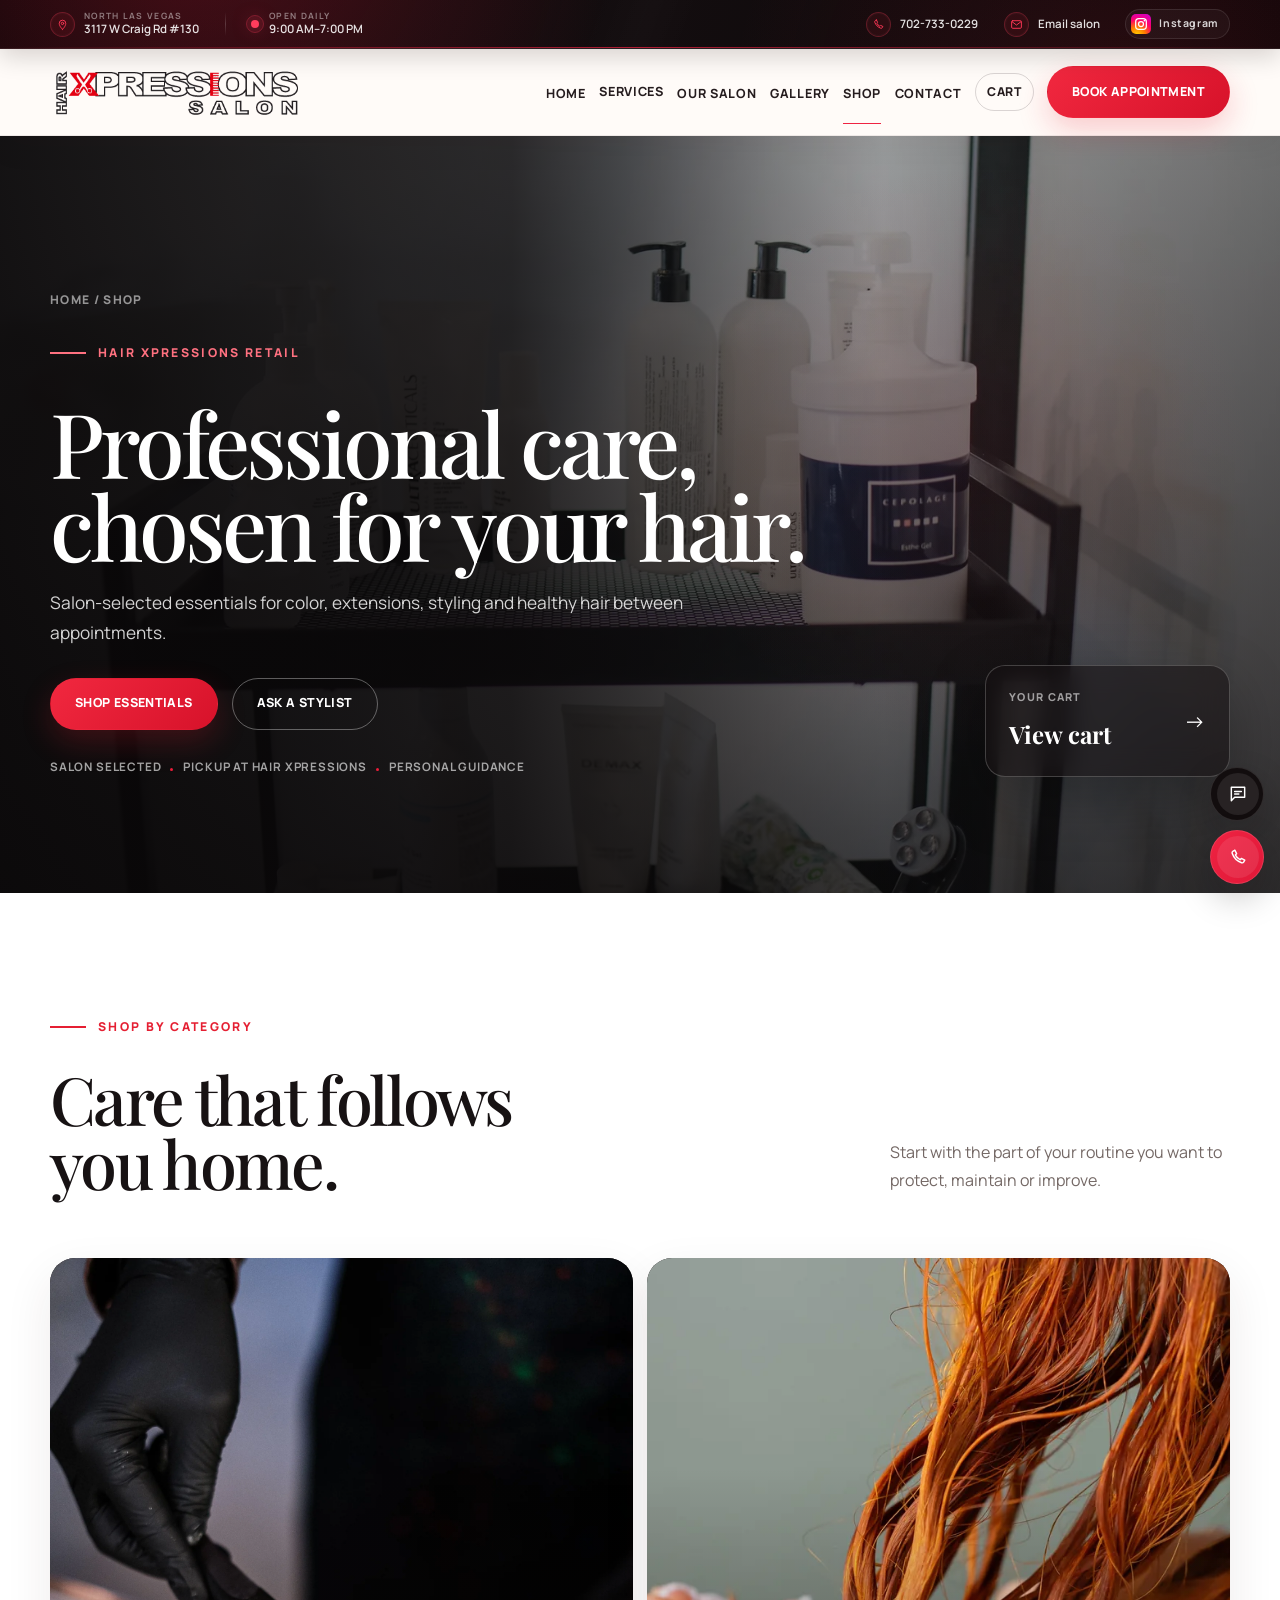
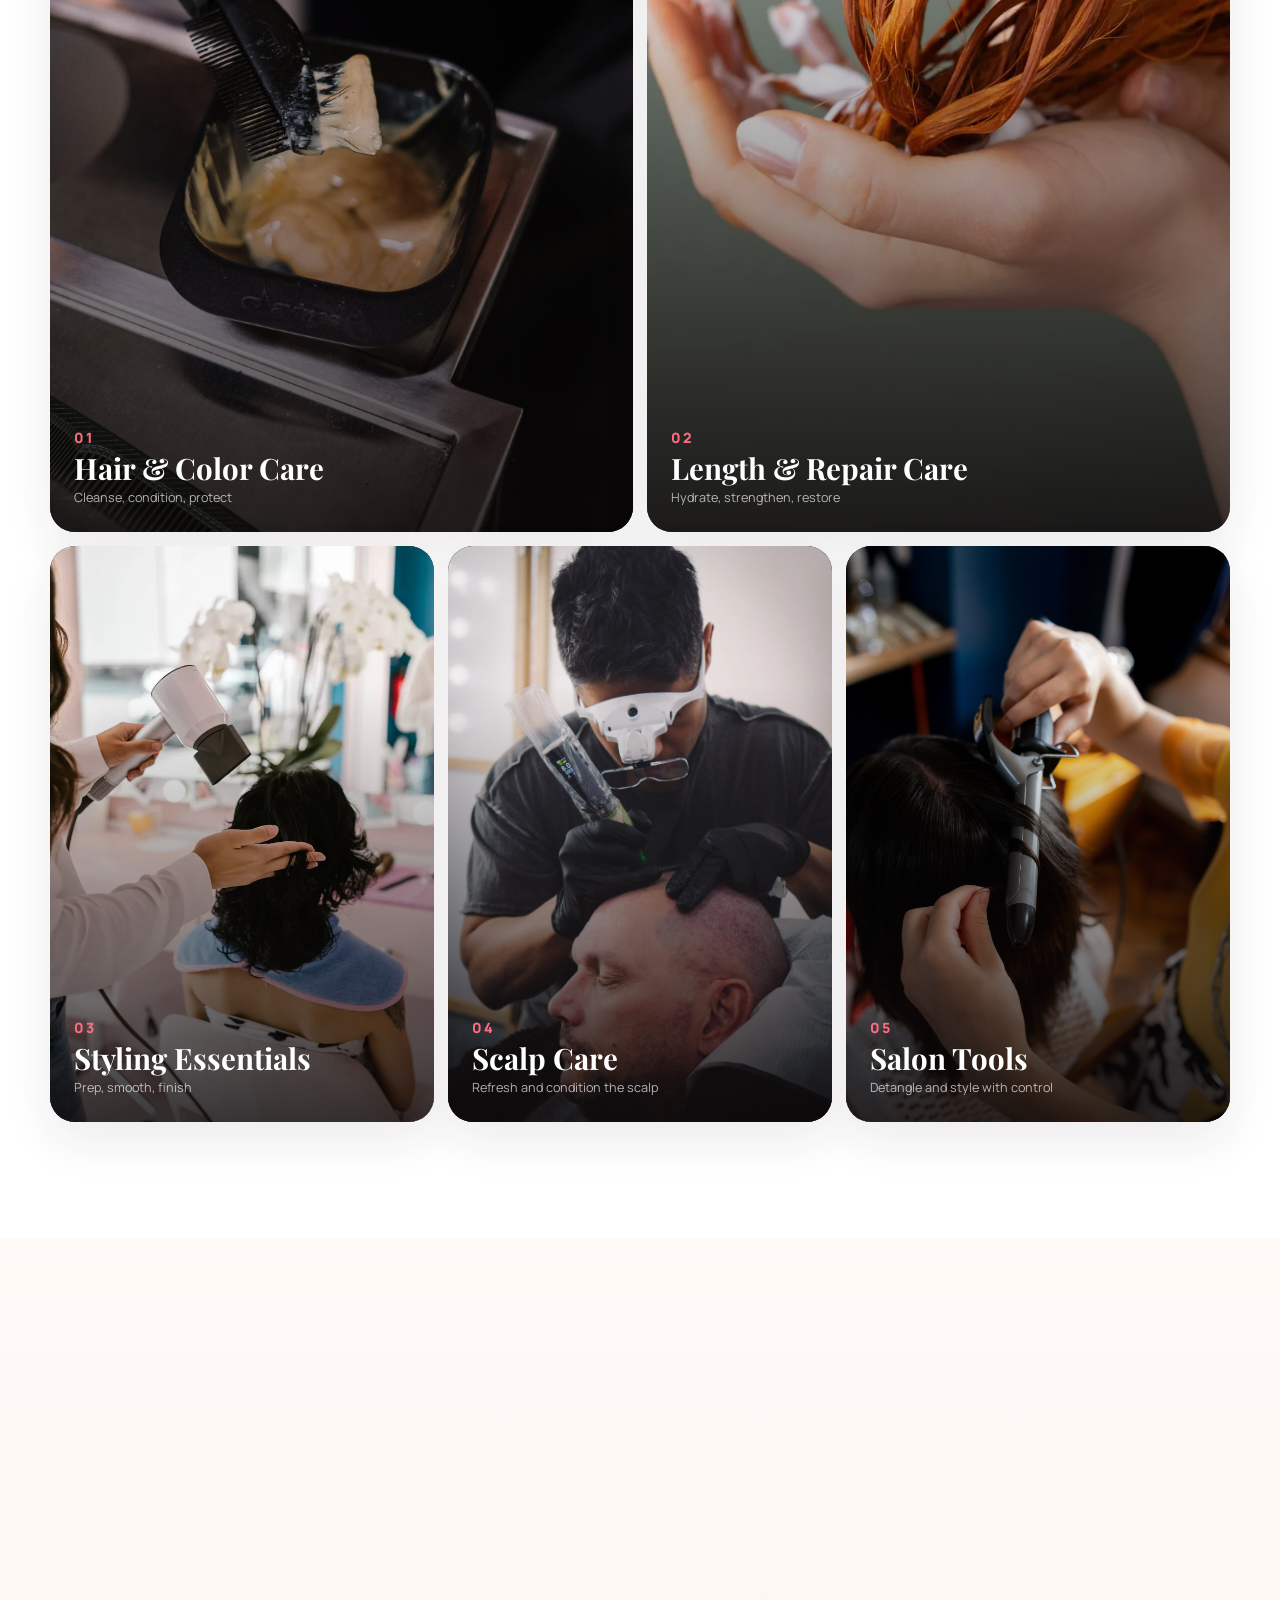
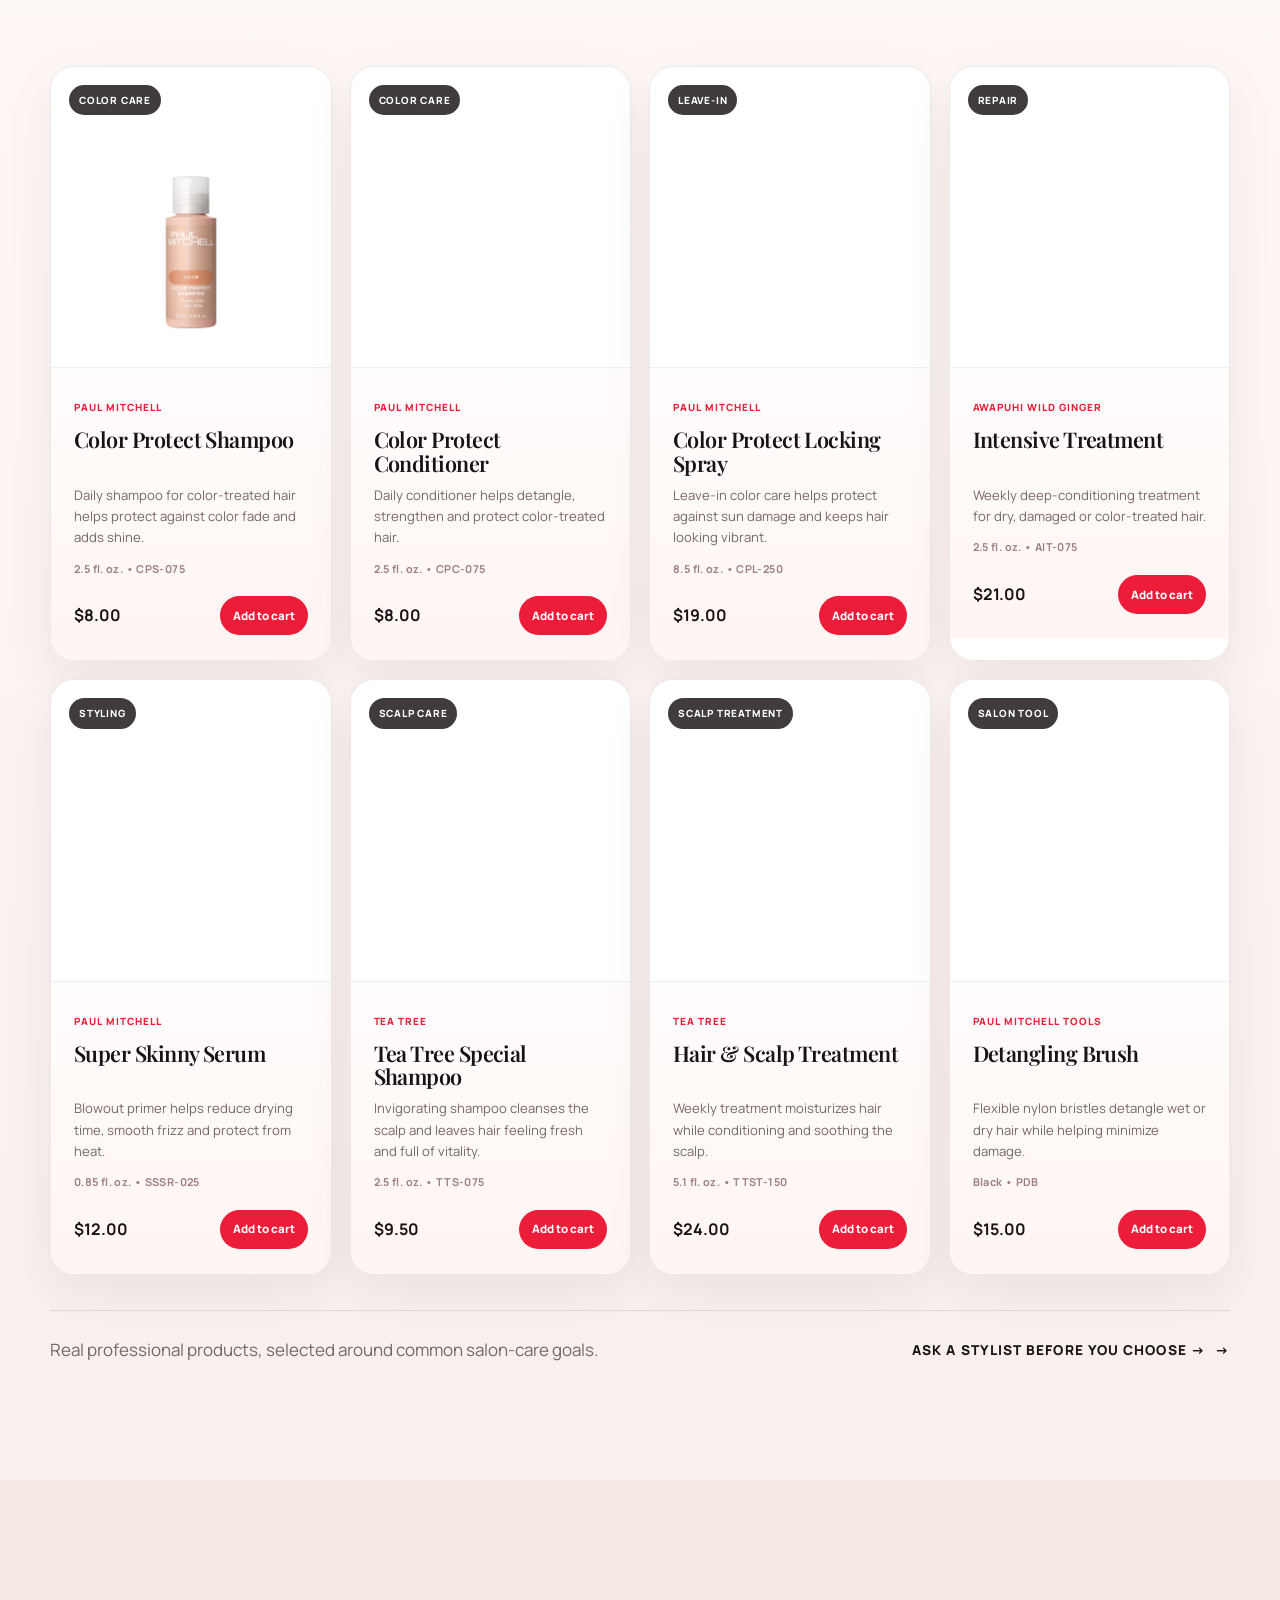
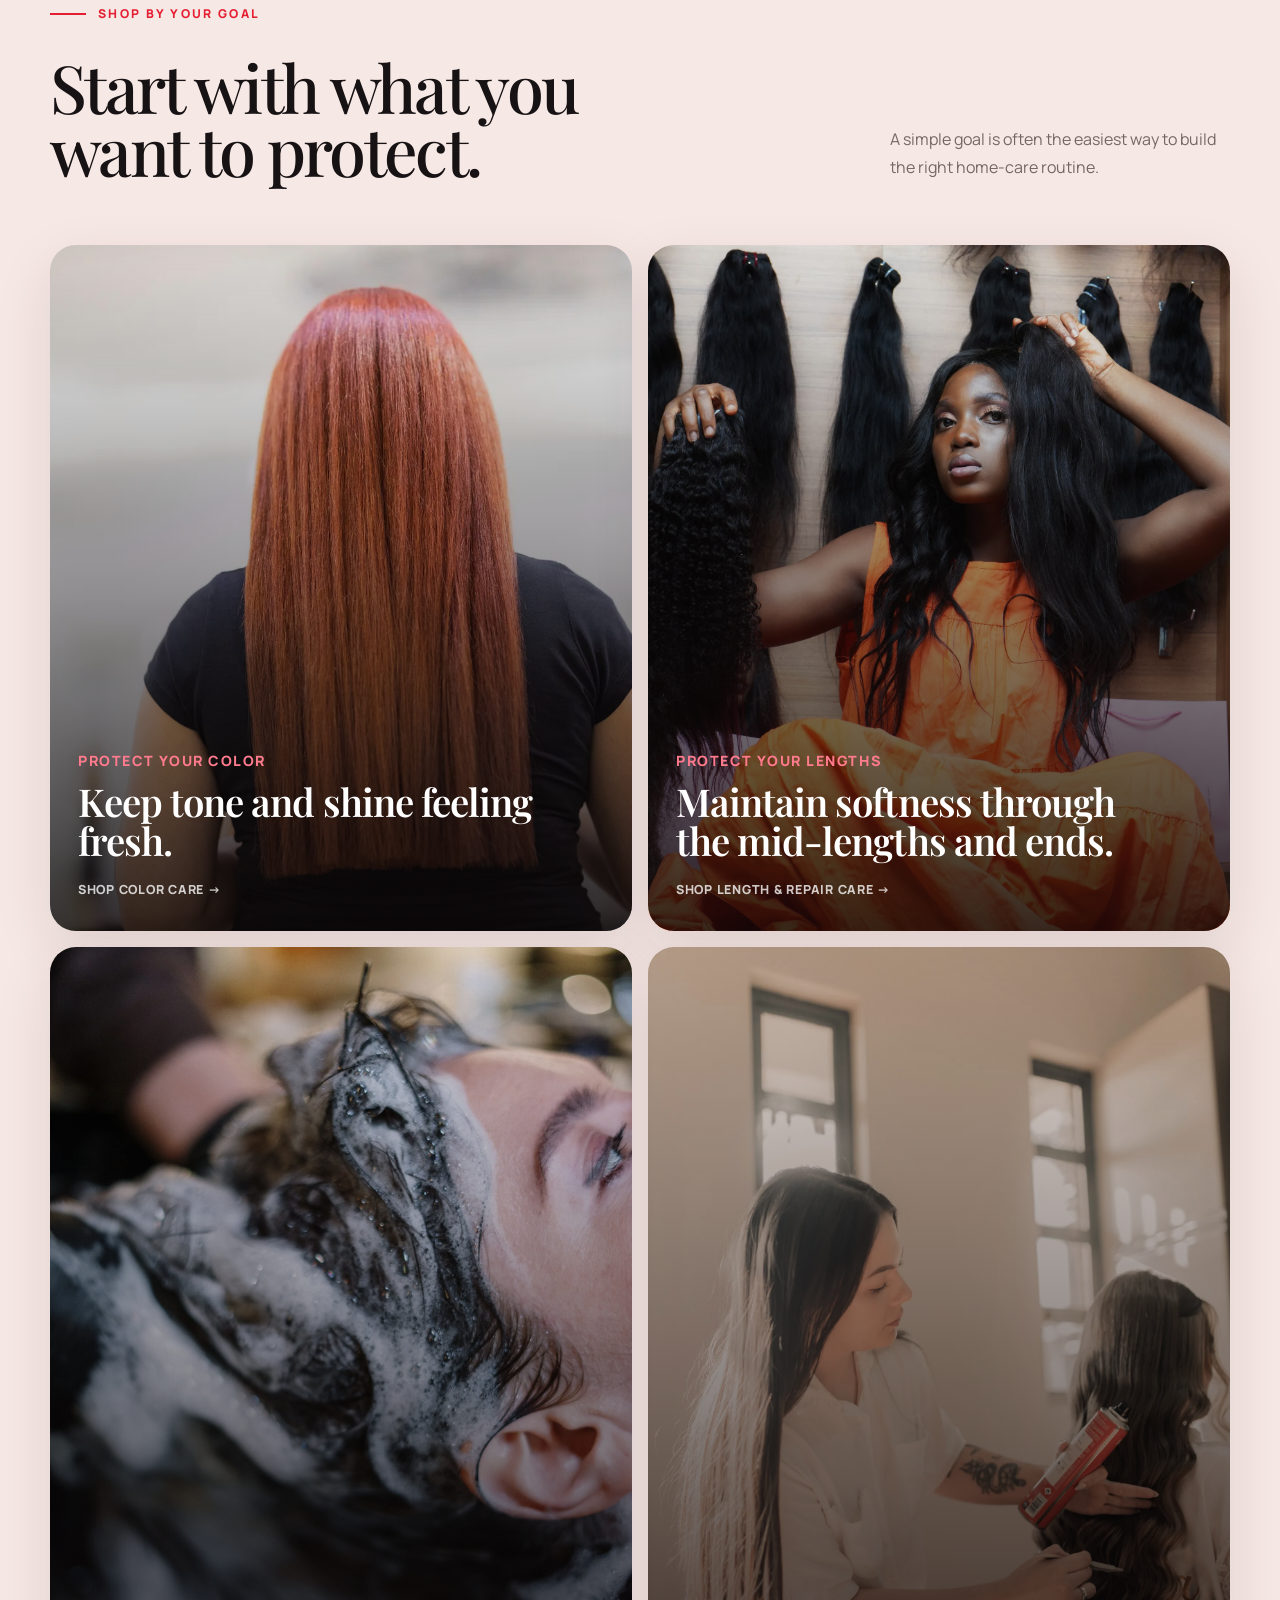
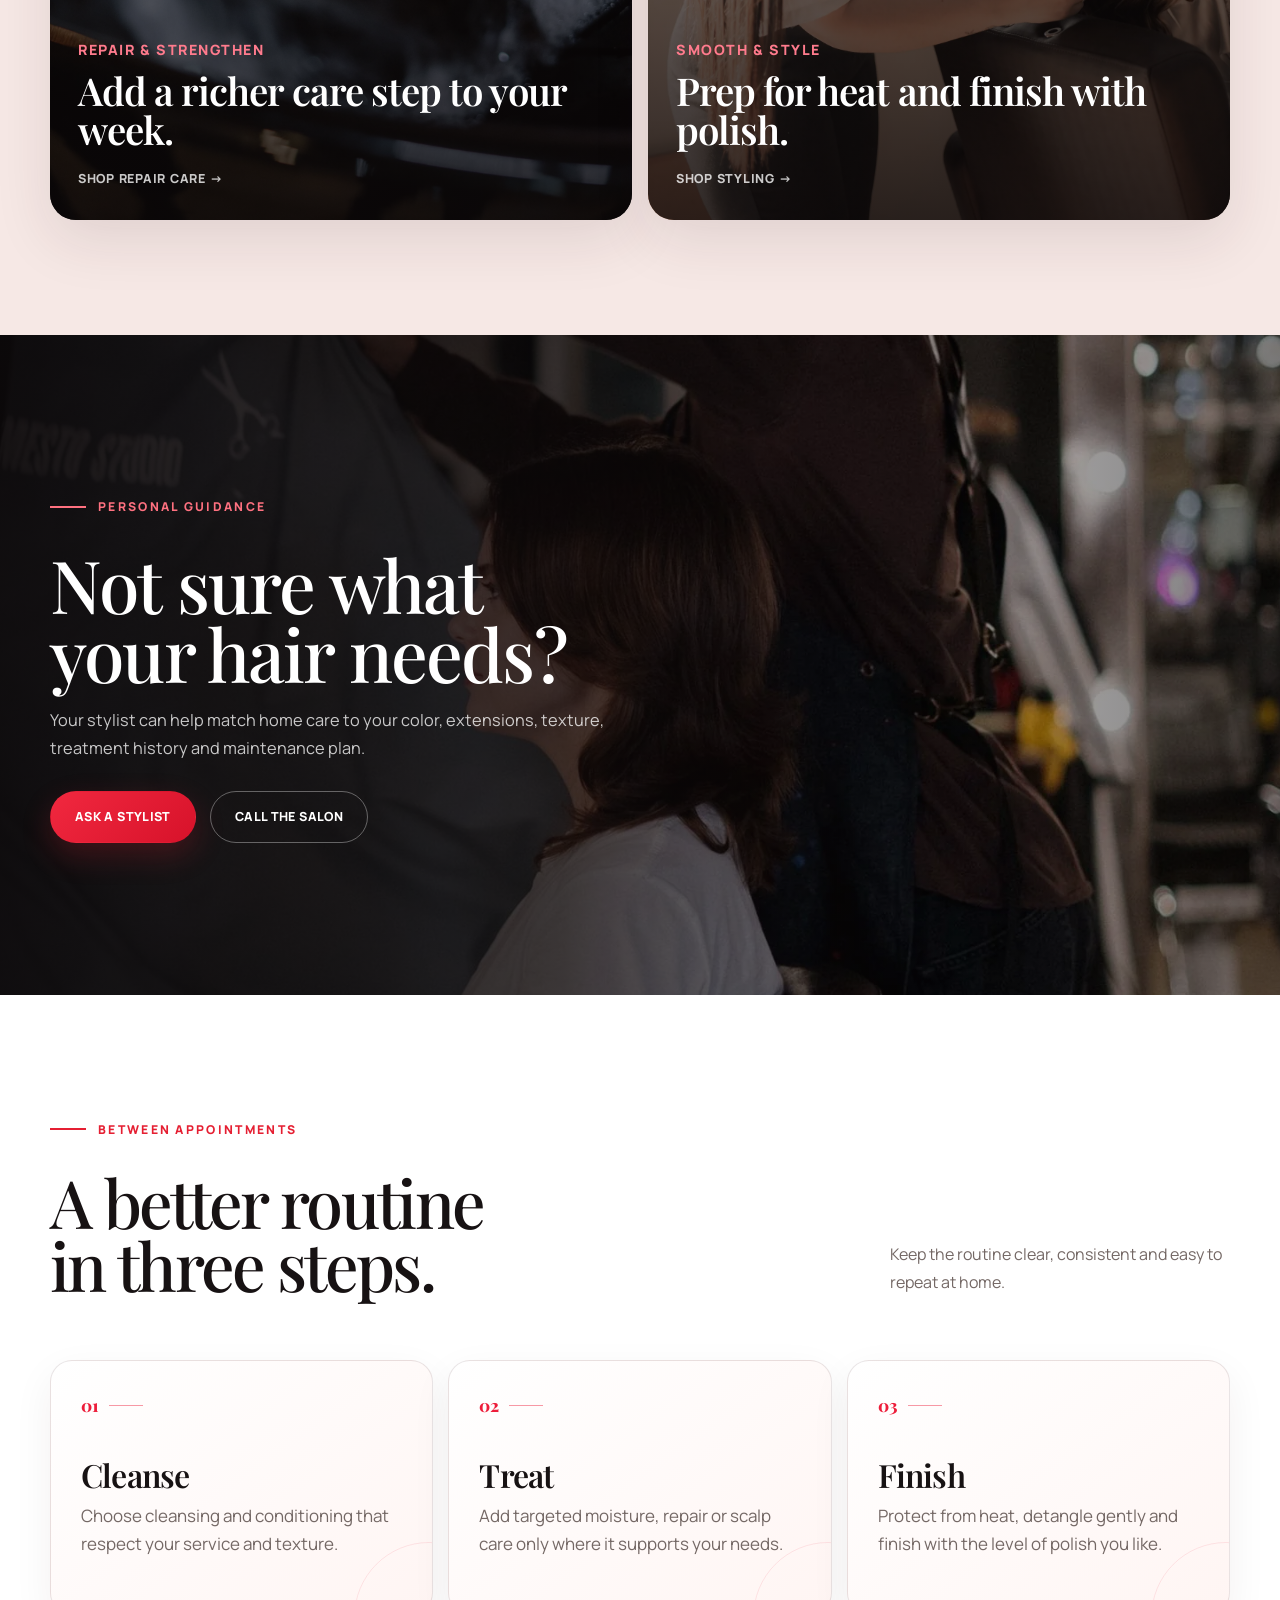
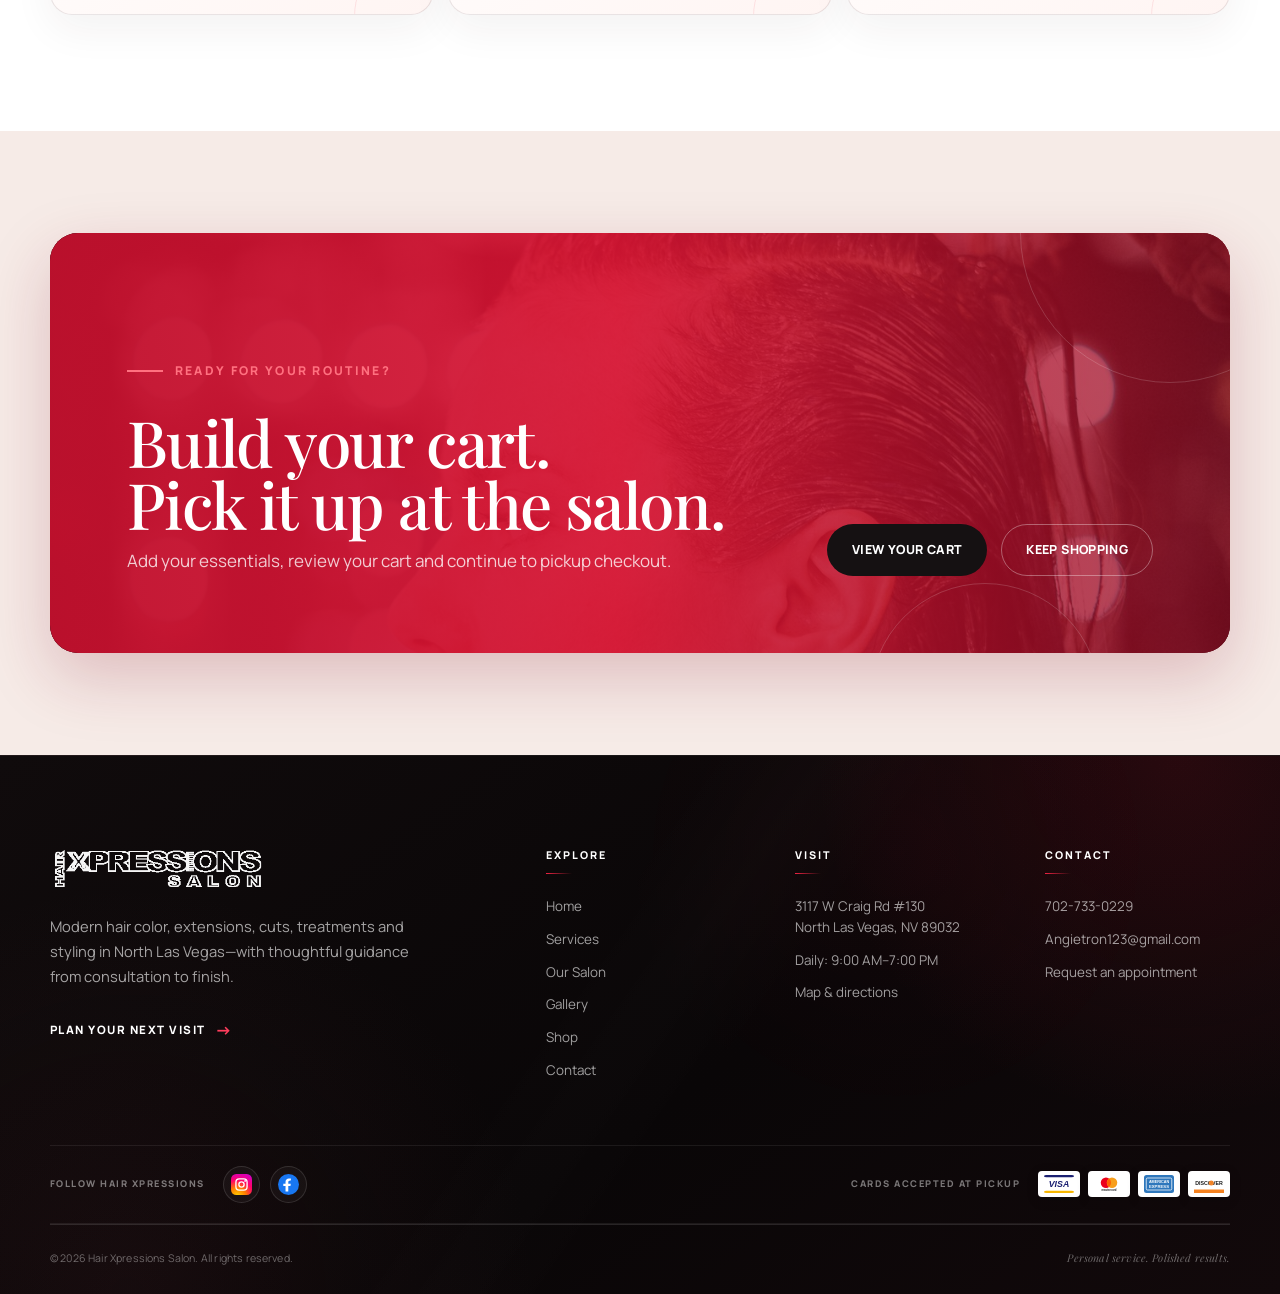
<file: shop.html>
<!DOCTYPE html>

<html lang="en">
<head>
<meta charset="utf-8"/>
<meta content="width=device-width, initial-scale=1" name="viewport"/>
<title>
   Shop Professional Hair Care | Hair Xpressions Salon
  </title>
<meta content="Shop salon-selected Paul Mitchell hair care, repair, styling, scalp care and tools from Hair Xpressions Salon in North Las Vegas." name="description"/>
<meta content="#151313" name="theme-color"/>
<link href="assets/images/logo.png" rel="icon" type="image/png"/>
<link href="https://fonts.googleapis.com" rel="preconnect"/>
<link crossorigin="" href="https://fonts.gstatic.com" rel="preconnect"/>
<link href="https://fonts.googleapis.com/css2?family=Playfair+Display:wght@500;600;700;800&amp;family=Manrope:wght@400;500;600;700;800&amp;display=swap" rel="stylesheet"/>
<link href="assets/css/style.css" rel="stylesheet"/>
<link href="assets/css/shop-page.css" rel="stylesheet"/>
<link href="assets/css/global-final.css" rel="stylesheet"/></head>
<body data-page="shop">
<a class="skip-link" href="#main-content">
   Skip to content
  </a>
<!-- =====================================================================
     SHOP HEADER
     Shop remains a top-level destination. The cart badge is intentionally
     shop-scoped so the approved headers on other pages remain untouched.
     ===================================================================== -->
<div class="topbar luxury-topbar global-topbar">
<div class="container topbar-inner">
<div class="topbar-cluster topbar-primary">
<a aria-label="View salon location and directions" class="topbar-item topbar-location" href="contact.html#directions">
<span aria-hidden="true" class="topbar-icon"><svg viewbox="0 0 24 24"><path d="M12 21s6-5.3 6-11a6 6 0 1 0-12 0c0 5.7 6 11 6 11Z"></path><circle cx="12" cy="10" r="2.2"></circle></svg></span>
<span class="topbar-copy"><small>North Las Vegas</small><strong>3117 W Craig Rd #130</strong></span>
</a>
<span aria-hidden="true" class="topbar-separator"></span>
<span class="topbar-item topbar-hours">
<span aria-hidden="true" class="topbar-status-dot"></span>
<span class="topbar-copy"><small>Open daily</small><strong>9:00 AM–7:00 PM</strong></span>
</span>
</div>
<div class="topbar-cluster topbar-actions">
<a class="topbar-item" href="tel:+17027330229">
<span aria-hidden="true" class="topbar-icon"><svg viewbox="0 0 24 24"><path d="M8.2 3.8 5.8 5.2c-.8.5-1.1 1.5-.8 2.4 1.8 5.3 6 9.5 11.3 11.3.9.3 1.9 0 2.4-.8l1.4-2.4-4.1-2-1.5 1.5c-2.5-1.1-4.6-3.2-5.7-5.7L10.3 8 8.2 3.8Z"></path></svg></span>
<span class="topbar-action-label">702-733-0229</span>
</a>
<a class="topbar-item topbar-email" href="mailto:Angietron123@gmail.com">
<span aria-hidden="true" class="topbar-icon"><svg viewbox="0 0 24 24"><rect height="14" rx="2" width="18" x="3" y="5"></rect><path d="m4 7 8 6 8-6"></path></svg></span>
<span class="topbar-action-label">Email salon</span>
</a>
<a aria-label="Hair Xpressions Salon on Instagram" class="topbar-social" href="https://www.instagram.com/hairxpressionssalon/" rel="noopener" target="_blank">
<img alt="" height="20" src="assets/images/brand-icons/instagram.svg" width="20"/>
<span>Instagram</span>
</a>
</div>
</div>
</div>
<header class="global-site-header site-header-luxury site-header">
<div class="container nav-inner">
<a aria-label="Hair Xpressions Salon home" class="brand" href="index.html">
<img alt="Hair Xpressions Salon" height="78" src="assets/images/logo.png" width="389"/>
</a>
<nav aria-label="Primary navigation" class="desktop-nav">
<ul class="nav-list">
<li>
<a data-nav="home" href="index.html">
        Home
       </a>
</li>
<li class="nav-has-dropdown">
<a aria-haspopup="true" class="nav-services-link" data-nav="services" href="services.html">
        Services
       </a>
<div aria-label="Services submenu" class="services-mega-menu">
<div class="mega-menu-intro">
<span class="mega-kicker">
          Hair &amp; beauty menu
         </span>
<h3>
          Find the right service faster.
         </h3>
<p>
          Explore color, extensions, cuts, treatments, event styling and specialty beauty services.
         </p>
<a class="mega-feature-link" href="book.html">
          Start with a consultation
          <span aria-hidden="true">
           →
          </span>
</a>
</div>
<div class="mega-menu-links">
<a href="services.html">
<span>
           Services Overview
          </span>
<span aria-hidden="true">
           →
          </span>
</a>
<a href="services.html#extensions">
<span>
           Hair Extensions
          </span>
<span aria-hidden="true">
           →
          </span>
</a>
<a href="services.html#cuts">
<span>
           Hair Cuts
          </span>
<span aria-hidden="true">
           →
          </span>
</a>
<a href="services.html#color">
<span>
           Hair Color
          </span>
<span aria-hidden="true">
           →
          </span>
</a>
<a href="services.html#color">
<span>
           Highlights
          </span>
<span aria-hidden="true">
           →
          </span>
</a>
<a href="services.html#treatments">
<span>
           Treatments / Products
          </span>
<span aria-hidden="true">
           →
          </span>
</a>
<a href="services.html#events">
<span>
           Hot Trends &amp; Summer Specials
          </span>
<span aria-hidden="true">
           →
          </span>
</a>
<a href="services.html#specialty">
<span>
           Skin Care
          </span>
<span aria-hidden="true">
           →
          </span>
</a>
<a href="services.html#events">
<span>
           Updos and Styles
          </span>
<span aria-hidden="true">
           →
          </span>
</a>
<a href="services.html#specialty">
<span>
           Body Contouring
          </span>
<span aria-hidden="true">
           →
          </span>
</a>
<a href="services.html#specialty">
<span>
           Scalp Micropigmentation
          </span>
<span aria-hidden="true">
           →
          </span>
</a>
</div>
</div>
</li>
<li>
<a data-nav="about" href="about.html">
        Our Salon
       </a>
</li>
<li>
<a data-nav="gallery" href="gallery.html">
        Gallery
       </a>
</li>
<li>
<a data-nav="shop" href="shop.html">
        Shop
       </a>
</li>
<li>
<a data-nav="contact" href="contact.html">
        Contact
       </a>
</li>
<li>
<a class="shop-bag-link" href="cart.html">
        Cart
        <span data-cart-count="" hidden="">
         0
        </span>
</a>
</li>
<li>
<a class="btn btn-primary" data-nav="book" href="book.html">
        Book appointment
       </a>
</li>
</ul>
</nav>
<button aria-controls="mobile-menu" aria-expanded="false" aria-label="Open menu" class="menu-toggle" type="button">
<span aria-hidden="true" class="menu-lines">
</span>
</button>
</div>
</header>
<div aria-hidden="true" class="mobile-menu" id="mobile-menu">
<div class="mobile-menu-inner">
<nav aria-label="Mobile navigation">
<ul class="mobile-nav-list">
<li>
<a href="index.html">
        Home
       </a>
</li>
<li class="mobile-services-item">
<details>
<summary>
         Services
        </summary>
<div class="mobile-service-links">
<a href="services.html">
          Services Overview
          <span aria-hidden="true">
           →
          </span>
</a>
<a href="services.html#extensions">
          Hair Extensions
          <span aria-hidden="true">
           →
          </span>
</a>
<a href="services.html#cuts">
          Hair Cuts
          <span aria-hidden="true">
           →
          </span>
</a>
<a href="services.html#color">
          Hair Color
          <span aria-hidden="true">
           →
          </span>
</a>
<a href="services.html#treatments">
          Treatments / Products
          <span aria-hidden="true">
           →
          </span>
</a>
<a href="services.html#events">
          Updos &amp; Styles
          <span aria-hidden="true">
           →
          </span>
</a>
<a href="services.html#specialty">
          Specialty Beauty
          <span aria-hidden="true">
           →
          </span>
</a>
</div>
</details>
</li>
<li>
<a href="about.html">
        Our Salon
       </a>
</li>
<li>
<a href="gallery.html">
        Gallery
       </a>
</li>
<li>
<a href="shop.html">
        Shop
       </a>
</li>
<li>
<a href="cart.html">
        Cart
        <span data-cart-count="" hidden="">
         0
        </span>
</a>
</li>
<li>
<a href="contact.html">
        Contact
       </a>
</li>
<li>
<a href="book.html">
        Book
       </a>
</li>
</ul>
</nav>
<div class="mobile-menu-contact">
<span class="eyebrow eyebrow-light">
      Need product guidance?
     </span>
<h3>
      Your stylist can help match care to your service.
     </h3>
<div class="btn-row">
<a class="btn btn-primary" href="contact.html">
       Ask the salon
      </a>
<a class="btn btn-outline-light" href="tel:+17027330229">
       Call salon
      </a>
</div>
</div>
</div>
</div>
<main id="main-content">
<!-- =====================================================================
     SHOP HERO
     One cinematic background image keeps the shop connected to the salon
     experience without mimicking a generic ecommerce marketplace.
     ===================================================================== -->
<section class="shop-hero">
<div aria-hidden="true" class="shop-hero-media">
<img alt="" height="1067" src="assets/images/services/specialty-products-1600.webp" width="1600"/>
</div>
<div aria-hidden="true" class="shop-hero-overlay">
</div>
<div class="container shop-hero-grid">
<div class="shop-hero-copy reveal">
<div class="breadcrumbs">
<a href="index.html">
        Home
       </a>
       / Shop
      </div>
<span class="eyebrow eyebrow-light">
       Hair Xpressions retail
      </span>
<h1>
       Professional care,
       <br/>
       chosen for your hair.
      </h1>
<p>
       Salon-selected essentials for color, extensions, styling and healthy hair between appointments.
      </p>
<div class="btn-row">
<a class="btn btn-primary" href="#favorites">
        Shop essentials
       </a>
<a class="btn btn-outline-light" href="contact.html">
        Ask a stylist
       </a>
</div>
<div class="shop-hero-trust">
<span>
        Salon selected
       </span>
<span>
        Pickup at Hair Xpressions
       </span>
<span>
        Personal guidance
       </span>
</div>
</div>
<a class="shop-hero-bag reveal" href="cart.html">
<span>
       Your cart
      </span>
<strong>
<span data-cart-count="" hidden="">
        0
       </span>
<span class="bag-empty-label">
        View cart
       </span>
</strong>
<span aria-hidden="true">
       →
      </span>
</a>
</div>
</section>
<!-- Visual category routes let shoppers begin with the type of care they need. -->
<section class="shop-categories section-white">
<div class="container">
<div class="shop-section-head reveal">
<div>
<span class="eyebrow">
        Shop by category
       </span>
<h2>
        Care that follows
        <br/>
        you home.
       </h2>
</div>
<p>
       Start with the part of your routine you want to protect, maintain or improve.
      </p>
</div>
<div class="shop-category-grid">
<a class="shop-category-card reveal" data-jump-filter="color" href="#favorites">
<img alt="Professional hair color care" height="1067" loading="lazy" src="assets/images/services/color-mixing-1600.webp" width="1600"/>
<span>
<small>
         01
        </small>
<strong>
         Hair &amp; Color Care
        </strong>
<em>
         Cleanse, condition, protect
        </em>
</span>
</a>
<a class="shop-category-card reveal" data-jump-filter="repair" href="#favorites">
<img alt="Professional repair and moisture care for hair lengths" height="1067" loading="lazy" src="assets/images/services/treatment-awapuhi-1600.webp" width="1600"/>
<span>
<small>
         02
        </small>
<strong>
         Length &amp; Repair Care
        </strong>
<em>
         Hydrate, strengthen, restore
        </em>
</span>
</a>
<a class="shop-category-card reveal" data-jump-filter="styling" href="#favorites">
<img alt="Salon blowout and styling" height="1067" loading="lazy" src="assets/images/services/styling-blowout-1600.webp" width="1600"/>
<span>
<small>
         03
        </small>
<strong>
         Styling Essentials
        </strong>
<em>
         Prep, smooth, finish
        </em>
</span>
</a>
<a class="shop-category-card reveal" data-jump-filter="scalp" href="#favorites">
<img alt="Professional scalp care" height="1600" loading="lazy" src="assets/images/services/specialty-smp-1600.webp" width="1200"/>
<span>
<small>
         04
        </small>
<strong>
         Scalp Care
        </strong>
<em>
         Refresh and condition the scalp
        </em>
</span>
</a>
<a class="shop-category-card reveal" data-jump-filter="tools" href="#favorites">
<img alt="Professional styling tools" height="1504" loading="lazy" src="assets/images/story-styling-detail.jpg" width="1003"/>
<span>
<small>
         05
        </small>
<strong>
         Salon Tools
        </strong>
<em>
         Detangle and style with control
        </em>
</span>
</a>
</div>
</div>
</section>
<!-- =====================================================================
     REAL PRODUCT CATALOG
     Product names, packshots and displayed reference prices below are based
     on current official Paul Mitchell / Tea Tree / Awapuhi product pages.
     Images are stored locally so the customer-facing site never depends on
     an external storefront. Before production launch, the salon owner should
     confirm in-salon inventory, retail sizes, tax and final pickup pricing.
     The interactive Add to Cart / Cart / Checkout flow remains local to this
     redesign and does not link shoppers to the previous website.
     ===================================================================== -->
<section class="shop-products" id="favorites">
<div class="container">
<div class="shop-section-head reveal">
<div>
<span class="eyebrow">
        Salon favorites
       </span>
<h2>
        Essentials selected
        <br/>
        with intention.
       </h2>
</div>
<p>
       Build a simple care routine around your service, texture and styling habits.
      </p>
</div>
<div aria-label="Filter products" class="shop-filters reveal">
<button aria-pressed="true" class="is-active" data-shop-filter="all" type="button">
       All
      </button>
<button aria-pressed="false" class="" data-shop-filter="color" type="button">
       Color care
      </button>
<button aria-pressed="false" class="" data-shop-filter="repair" type="button">
       Repair
      </button>
<button aria-pressed="false" class="" data-shop-filter="styling" type="button">
       Styling
      </button>
<button aria-pressed="false" class="" data-shop-filter="scalp" type="button">
       Scalp
      </button>
<button aria-pressed="false" class="" data-shop-filter="tools" type="button">
       Tools
      </button>
</div>
<div class="shop-product-grid">
<article class="shop-product-card reveal" data-product-card="" data-product-category="color">
<div class="product-visual">
<img alt="Paul Mitchell Color Protect Shampoo" decoding="async" height="2000" loading="lazy" src="assets/images/shop/pm-color-protect-shampoo.webp" width="2000"/>
<span>
         Color care
        </span>
</div>
<div class="product-copy">
<small class="product-brand">
         Paul Mitchell
        </small>
<h3>
         Color Protect Shampoo
        </h3>
<p>
         Daily shampoo for color-treated hair helps protect against color fade and adds shine.
        </p>
<span class="product-size">
         2.5 fl. oz. • CPS-075
        </span>
<div class="product-buy-row">
<strong>
          $8.00
         </strong>
<button aria-label="Add Color Protect Shampoo to cart" data-add-product="pm-color-protect-shampoo" type="button">
          Add to cart
         </button>
</div>
</div>
</article>
<article class="shop-product-card reveal" data-product-card="" data-product-category="color">
<div class="product-visual">
<img alt="Paul Mitchell Color Protect Conditioner" decoding="async" height="2000" loading="lazy" src="assets/images/shop/pm-color-protect-conditioner.webp" width="2000"/>
<span>
         Color care
        </span>
</div>
<div class="product-copy">
<small class="product-brand">
         Paul Mitchell
        </small>
<h3>
         Color Protect Conditioner
        </h3>
<p>
         Daily conditioner helps detangle, strengthen and protect color-treated hair.
        </p>
<span class="product-size">
         2.5 fl. oz. • CPC-075
        </span>
<div class="product-buy-row">
<strong>
          $8.00
         </strong>
<button aria-label="Add Color Protect Conditioner to cart" data-add-product="pm-color-protect-conditioner" type="button">
          Add to cart
         </button>
</div>
</div>
</article>
<article class="shop-product-card reveal" data-product-card="" data-product-category="color">
<div class="product-visual">
<img alt="Paul Mitchell Color Protect Locking Spray" decoding="async" height="2000" loading="lazy" src="assets/images/shop/pm-color-protect-locking-spray.webp" width="2000"/>
<span>
         Leave-in
        </span>
</div>
<div class="product-copy">
<small class="product-brand">
         Paul Mitchell
        </small>
<h3>
         Color Protect Locking Spray
        </h3>
<p>
         Leave-in color care helps protect against sun damage and keeps hair looking vibrant.
        </p>
<span class="product-size">
         8.5 fl. oz. • CPL-250
        </span>
<div class="product-buy-row">
<strong>
          $19.00
         </strong>
<button aria-label="Add Color Protect Locking Spray to cart" data-add-product="pm-color-locking-spray" type="button">
          Add to cart
         </button>
</div>
</div>
</article>
<article class="shop-product-card reveal" data-product-card="" data-product-category="repair">
<div class="product-visual">
<img alt="Awapuhi Wild Ginger Intensive Treatment" decoding="async" height="2000" loading="lazy" src="assets/images/shop/pm-awapuhi-intensive-treatment.webp" width="2000"/>
<span>
         Repair
        </span>
</div>
<div class="product-copy">
<small class="product-brand">
         Awapuhi Wild Ginger
        </small>
<h3>
         Intensive Treatment
        </h3>
<p>
         Weekly deep-conditioning treatment for dry, damaged or color-treated hair.
        </p>
<span class="product-size">
         2.5 fl. oz. • AIT-075
        </span>
<div class="product-buy-row">
<strong>
          $21.00
         </strong>
<button aria-label="Add Intensive Treatment to cart" data-add-product="pm-awapuhi-intensive" type="button">
          Add to cart
         </button>
</div>
</div>
</article>
<article class="shop-product-card reveal" data-product-card="" data-product-category="styling">
<div class="product-visual">
<img alt="Paul Mitchell Super Skinny Serum" decoding="async" height="2000" loading="lazy" src="assets/images/shop/pm-super-skinny-serum.webp" width="2000"/>
<span>
         Styling
        </span>
</div>
<div class="product-copy">
<small class="product-brand">
         Paul Mitchell
        </small>
<h3>
         Super Skinny Serum
        </h3>
<p>
         Blowout primer helps reduce drying time, smooth frizz and protect from heat.
        </p>
<span class="product-size">
         0.85 fl. oz. • SSSR-025
        </span>
<div class="product-buy-row">
<strong>
          $12.00
         </strong>
<button aria-label="Add Super Skinny Serum to cart" data-add-product="pm-super-skinny-serum" type="button">
          Add to cart
         </button>
</div>
</div>
</article>
<article class="shop-product-card reveal" data-product-card="" data-product-category="scalp">
<div class="product-visual">
<img alt="Tea Tree Tea Tree Special Shampoo" decoding="async" height="2000" loading="lazy" src="assets/images/shop/pm-tea-tree-special-shampoo.webp" width="2000"/>
<span>
         Scalp care
        </span>
</div>
<div class="product-copy">
<small class="product-brand">
         Tea Tree
        </small>
<h3>
         Tea Tree Special Shampoo
        </h3>
<p>
         Invigorating shampoo cleanses the scalp and leaves hair feeling fresh and full of vitality.
        </p>
<span class="product-size">
         2.5 fl. oz. • TTS-075
        </span>
<div class="product-buy-row">
<strong>
          $9.50
         </strong>
<button aria-label="Add Tea Tree Special Shampoo to cart" data-add-product="pm-tea-tree-shampoo" type="button">
          Add to cart
         </button>
</div>
</div>
</article>
<article class="shop-product-card reveal" data-product-card="" data-product-category="scalp">
<div class="product-visual">
<img alt="Tea Tree Hair &amp; Scalp Treatment" decoding="async" height="2000" loading="lazy" src="assets/images/shop/pm-tea-tree-hair-scalp-treatment.webp" width="2000"/>
<span>
         Scalp treatment
        </span>
</div>
<div class="product-copy">
<small class="product-brand">
         Tea Tree
        </small>
<h3>
         Hair &amp; Scalp Treatment
        </h3>
<p>
         Weekly treatment moisturizes hair while conditioning and soothing the scalp.
        </p>
<span class="product-size">
         5.1 fl. oz. • TTST-150
        </span>
<div class="product-buy-row">
<strong>
          $24.00
         </strong>
<button aria-label="Add Hair &amp; Scalp Treatment to cart" data-add-product="pm-tea-tree-treatment" type="button">
          Add to cart
         </button>
</div>
</div>
</article>
<article class="shop-product-card reveal" data-product-card="" data-product-category="tools">
<div class="product-visual">
<img alt="Paul Mitchell Tools Detangling Brush" decoding="async" height="2000" loading="lazy" src="assets/images/shop/pm-detangling-brush.webp" width="2000"/>
<span>
         Salon tool
        </span>
</div>
<div class="product-copy">
<small class="product-brand">
         Paul Mitchell Tools
        </small>
<h3>
         Detangling Brush
        </h3>
<p>
         Flexible nylon bristles detangle wet or dry hair while helping minimize damage.
        </p>
<span class="product-size">
         Black • PDB
        </span>
<div class="product-buy-row">
<strong>
          $15.00
         </strong>
<button aria-label="Add Detangling Brush to cart" data-add-product="pm-detangling-brush" type="button">
          Add to cart
         </button>
</div>
</div>
</article>
</div>
<div class="shop-products-foot reveal">
<p>
       Real professional products, selected around common salon-care goals.
      </p>
<a class="text-link" href="contact.html">
       Ask a stylist before you choose →
      </a>
</div>
</div>
</section>
<!-- Goal-led shopping turns technical product choices into an easier salon-style decision. -->
<section class="shop-goals section-rose">
<div class="container">
<div class="shop-section-head reveal">
<div>
<span class="eyebrow">
        Shop by your goal
       </span>
<h2>
        Start with what you
        <br/>
        want to protect.
       </h2>
</div>
<p>
       A simple goal is often the easiest way to build the right home-care routine.
      </p>
</div>
<div class="shop-goal-grid">
<a class="shop-goal-card reveal" data-jump-filter="color" href="#favorites">
<img alt="Glossy color-treated hair" height="1067" loading="lazy" src="assets/images/services/color-finished-straight-1600.webp" width="1600"/>
<div>
<small>
         Protect your color
        </small>
<h3>
         Keep tone and shine feeling fresh.
        </h3>
<span>
         Shop color care →
        </span>
</div>
</a>
<a class="shop-goal-card reveal" data-jump-filter="repair" href="#favorites">
<img alt="Hair extensions in a salon" height="1600" loading="lazy" src="assets/images/services/extensions-sewin-1600.webp" width="1200"/>
<div>
<small>
         Protect your lengths
        </small>
<h3>
         Maintain softness through the mid-lengths and ends.
        </h3>
<span>
         Shop length &amp; repair care →
        </span>
</div>
</a>
<a class="shop-goal-card reveal" data-jump-filter="repair" href="#favorites">
<img alt="Professional repair treatment" height="1067" loading="lazy" src="assets/images/services/treatment-olaplex-1600.webp" width="1600"/>
<div>
<small>
         Repair &amp; strengthen
        </small>
<h3>
         Add a richer care step to your week.
        </h3>
<span>
         Shop repair care →
        </span>
</div>
</a>
<a class="shop-goal-card reveal" data-jump-filter="styling" href="#favorites">
<img alt="Polished salon styling" height="1067" loading="lazy" src="assets/images/services/styling-evening-1600.webp" width="1600"/>
<div>
<small>
         Smooth &amp; style
        </small>
<h3>
         Prep for heat and finish with polish.
        </h3>
<span>
         Shop styling →
        </span>
</div>
</a>
</div>
</div>
</section>
<!-- Stylist guidance is the key differentiator versus a generic beauty retailer. -->
<section class="shop-guidance">
<div aria-hidden="true" class="shop-guidance-media">
<img alt="" height="1000" loading="lazy" src="assets/images/services/consultation-planning-1500.webp" width="1500"/>
</div>
<div aria-hidden="true" class="shop-guidance-overlay">
</div>
<div class="container shop-guidance-copy reveal">
<span class="eyebrow eyebrow-light">
      Personal guidance
     </span>
<h2>
      Not sure what
      <br/>
      your hair needs?
     </h2>
<p>
      Your stylist can help match home care to your color, extensions, texture, treatment history and maintenance plan.
     </p>
<div class="btn-row">
<a class="btn btn-primary" href="contact.html">
       Ask a stylist
      </a>
<a class="btn btn-outline-light" href="tel:+17027330229">
       Call the salon
      </a>
</div>
</div>
</section>
<!-- A compact education strip reinforces the full care routine. -->
<section class="shop-routine section-white">
<div class="container">
<div class="shop-section-head reveal">
<div>
<span class="eyebrow">
        Between appointments
       </span>
<h2>
        A better routine
        <br/>
        in three steps.
       </h2>
</div>
<p>
       Keep the routine clear, consistent and easy to repeat at home.
      </p>
</div>
<div class="shop-routine-grid">
<article class="reveal">
<span>
        01
       </span>
<h3>
        Cleanse
       </h3>
<p>
        Choose cleansing and conditioning that respect your service and texture.
       </p>
</article>
<article class="reveal">
<span>
        02
       </span>
<h3>
        Treat
       </h3>
<p>
        Add targeted moisture, repair or scalp care only where it supports your needs.
       </p>
</article>
<article class="reveal">
<span>
        03
       </span>
<h3>
        Finish
       </h3>
<p>
        Protect from heat, detangle gently and finish with the level of polish you like.
       </p>
</article>
</div>
</div>
</section>
<!-- Final ecommerce CTA keeps the path to purchase obvious. -->
<section class="shop-final-cta">
<div class="container">
<div class="shop-final-panel reveal">
<div aria-hidden="true" class="shop-final-media">
<img alt="" decoding="async" height="2200" loading="lazy" src="assets/images/look-color-session.jpg" width="1467"/>
</div>
<div aria-hidden="true" class="shop-final-overlay">
</div>
<div>
<span class="eyebrow eyebrow-light">
        Ready for your routine?
       </span>
<h2>
        Build your cart.
        <br/>
        Pick it up at the salon.
       </h2>
<p>
        Add your essentials, review your cart and continue to pickup checkout.
       </p>
</div>
<div class="btn-row">
<a class="btn btn-dark" href="cart.html">
        View your cart
        <span data-cart-count="" hidden="">
         0
        </span>
</a>
<a class="btn btn-outline-light" href="#favorites">
        Keep shopping
       </a>
</div>
</div>
</div>
</section>
</main>
<!-- Footer: same approved visual language used on Home / Services / Our Salon / Gallery. -->
<footer class="site-footer global-site-footer home-footer-refined home-footer-v5">
<div aria-hidden="true" class="footer-ambient"></div>
<div class="container footer-main footer-main-refined">
<div class="footer-brand">
<a aria-label="Hair Xpressions Salon home" class="footer-logo-link" href="index.html"><img alt="Hair Xpressions Salon" height="78" src="assets/images/logo.png" width="389"/></a>
<p>Modern hair color, extensions, cuts, treatments and styling in North Las Vegas—with thoughtful guidance from consultation to finish.</p>
<a class="footer-book-link" href="book.html">Plan your next visit <span aria-hidden="true">→</span></a>
</div>
<div class="footer-col">
<h3>Explore</h3>
<ul class="footer-links">
<li><a href="index.html">Home</a></li>
<li><a href="services.html">Services</a></li>
<li><a href="about.html">Our Salon</a></li>
<li><a href="gallery.html">Gallery</a></li>
<li><a href="shop.html">Shop</a></li>
<li><a href="contact.html">Contact</a></li>
</ul>
</div>
<div class="footer-col">
<h3>Visit</h3>
<ul class="footer-links footer-visit-links">
<li><a href="contact.html#directions">3117 W Craig Rd #130<br/>North Las Vegas, NV 89032</a></li>
<li><span>Daily: 9:00 AM–7:00 PM</span></li>
<li><a href="contact.html#directions">Map &amp; directions</a></li>
</ul>
</div>
<div class="footer-col">
<h3>Contact</h3>
<ul class="footer-links">
<li><a href="tel:+17027330229">702-733-0229</a></li>
<li><a href="mailto:Angietron123@gmail.com">Angietron123@gmail.com</a></li>
<li><a href="book.html">Request an appointment</a></li>
</ul>
</div>
</div>
<div class="container footer-brand-strip">
<div class="footer-social-area">
<span class="footer-small-label">Follow Hair Xpressions</span>
<div class="social-logo-links">
<a aria-label="Instagram" href="https://www.instagram.com/hairxpressionssalon/" rel="noopener" target="_blank"><img alt="Instagram" src="assets/images/brand-icons/instagram.svg"/></a>
<a aria-label="Facebook" href="https://www.facebook.com/HairXpressionsSalon/" rel="noopener" target="_blank"><img alt="Facebook" src="assets/images/brand-icons/facebook.svg"/></a>
</div>
</div>
<div class="footer-payment-area">
<span class="footer-small-label">Cards accepted at pickup</span>
<div aria-label="Cards accepted at salon pickup" class="payment-logo-row">
<img alt="Visa" src="assets/images/brand-icons/visa.svg"/>
<img alt="Mastercard" src="assets/images/brand-icons/mastercard.svg"/>
<img alt="American Express" src="assets/images/brand-icons/amex.svg"/>
<img alt="Discover" src="assets/images/brand-icons/discover.svg"/>
</div>
</div>
</div>
<div class="container footer-bottom footer-bottom-refined">
<p>© <span data-current-year=""></span> Hair Xpressions Salon. All rights reserved.</p>
<p class="footer-signoff">Personal service. Polished results.</p>
</div>
</footer><div aria-label="Quick contact options" class="footer-contact-fab global-contact-fab">
<a class="fab-action fab-message" href="contact.html">
<span aria-hidden="true" class="fab-icon"><svg viewbox="0 0 24 24"><path d="M4 4h16v12H8l-4 4V4zm4 5h8M8 12h5"></path></svg></span>
<span><small>Questions or availability?</small><strong>Send a Message</strong></span>
</a>
<a class="fab-action fab-call" href="tel:+17027330229">
<span aria-hidden="true" class="fab-icon"><svg viewbox="0 0 24 24"><path d="M8.2 3.8 5.8 5.2c-.8.5-1.1 1.5-.8 2.4 1.8 5.3 6 9.5 11.3 11.3.9.3 1.9 0 2.4-.8l1.4-2.4-4.1-2-1.5 1.5c-2.5-1.1-4.6-3.2-5.7-5.7L10.3 8 8.2 3.8Z"></path></svg></span>
<span><small>Speak with the salon</small><strong>Call Now</strong></span>
</a>
</div>

<div aria-live="polite" class="shop-toast" role="status">
</div>
<script defer="" src="assets/js/main.js">
</script>
<script defer="" src="assets/js/shop-main.js">
</script>
</body>
</html>
</file>
<file: assets/css/style.css>
@import url("https://fonts.googleapis.com/css2?family=Playfair+Display:wght@500;600;700;800&family=Manrope:wght@400;500;600;700;800&display=swap");

/* Hair Xpressions Salon — static redesign
   Clean HTML/CSS/JS, no framework required. */

:root {
  --ink: #151313;
  --ink-soft: #2d2928;
  --paper: #fbf7f3;
  --paper-deep: #f2e9e2;
  --white: #ffffff;
  --red: #e51f32;
  --red-dark: #b91326;
  --rose: #f7d8dd;
  --gold: #b88a52;
  --muted: #746c67;
  --line: rgba(21, 19, 19, 0.14);
  --shadow: 0 24px 70px rgba(33, 22, 22, 0.13);
  --shadow-soft: 0 15px 45px rgba(33, 22, 22, 0.08);
  --radius-sm: 10px;
  --radius: 18px;
  --radius-lg: 32px;
  --container: 1180px;
  --header-height: 88px;
  --transition: 220ms ease;
}

*,
*::before,
*::after {
  box-sizing: border-box;
}

html {
  scroll-behavior: smooth;
}

body {
  margin: 0;
  color: var(--ink);
  background: var(--paper);
  font-family: Inter, ui-sans-serif, -apple-system, BlinkMacSystemFont, "Segoe UI", sans-serif;
  font-size: 16px;
  line-height: 1.7;
  -webkit-font-smoothing: antialiased;
  text-rendering: optimizeLegibility;
}

body.nav-open {
  overflow: hidden;
}

img {
  display: block;
  max-width: 100%;
}

button,
input,
select,
textarea {
  font: inherit;
}

button,
a {
  -webkit-tap-highlight-color: transparent;
}

a {
  color: inherit;
  text-decoration: none;
}

p,
h1,
h2,
h3,
h4,
ul,
ol,
blockquote {
  margin-top: 0;
}

h1,
h2,
h3,
.display-font {
  font-family: "Cormorant Garamond", Georgia, serif;
  letter-spacing: -0.025em;
}

h1,
h2,
h3 {
  line-height: 1.02;
}

h1 {
  font-size: clamp(3.7rem, 8vw, 7.8rem);
  font-weight: 500;
}

h2 {
  font-size: clamp(2.65rem, 5vw, 4.6rem);
  font-weight: 500;
}

h3 {
  font-size: clamp(1.55rem, 2.5vw, 2.2rem);
  font-weight: 600;
}

::selection {
  color: var(--white);
  background: var(--red);
}

:focus-visible {
  outline: 3px solid rgba(229, 31, 50, 0.45);
  outline-offset: 4px;
}

.skip-link {
  position: fixed;
  z-index: 9999;
  top: 12px;
  left: 12px;
  padding: 12px 18px;
  color: var(--white);
  background: var(--ink);
  border-radius: 8px;
  transform: translateY(-160%);
  transition: transform var(--transition);
}

.skip-link:focus {
  transform: translateY(0);
}

.container {
  width: min(calc(100% - 40px), var(--container));
  margin-inline: auto;
}

.container-wide {
  width: min(calc(100% - 36px), 1420px);
  margin-inline: auto;
}

.section {
  padding: clamp(80px, 10vw, 140px) 0;
}

.section-tight {
  padding: clamp(60px, 8vw, 100px) 0;
}

.section-dark {
  color: var(--white);
  background: var(--ink);
}

.section-white {
  background: var(--white);
}

.section-rose {
  background: var(--paper-deep);
}

.section-header {
  display: grid;
  grid-template-columns: minmax(0, 0.9fr) minmax(280px, 0.45fr);
  gap: 48px;
  align-items: end;
  margin-bottom: clamp(42px, 6vw, 78px);
}

.section-header h2 {
  margin-bottom: 0;
}

.section-header p {
  margin-bottom: 0;
  color: var(--muted);
}

.section-dark .section-header p {
  color: rgba(255, 255, 255, 0.62);
}

.eyebrow {
  display: inline-flex;
  align-items: center;
  gap: 12px;
  margin-bottom: 20px;
  color: var(--red);
  font-size: 0.76rem;
  font-weight: 800;
  letter-spacing: 0.19em;
  line-height: 1.4;
  text-transform: uppercase;
}

.eyebrow::before {
  content: "";
  width: 36px;
  height: 2px;
  background: currentColor;
}

.eyebrow-light {
  color: #ff7180;
}

.lead {
  max-width: 720px;
  color: var(--muted);
  font-size: clamp(1.05rem, 1.5vw, 1.25rem);
}

.muted {
  color: var(--muted);
}

.text-red {
  color: var(--red);
}

.text-link {
  position: relative;
  display: inline-flex;
  gap: 9px;
  align-items: center;
  color: var(--ink);
  font-size: 0.85rem;
  font-weight: 800;
  letter-spacing: 0.08em;
  text-transform: uppercase;
}

.text-link::after {
  content: "→";
  transition: transform var(--transition);
}

.text-link:hover::after {
  transform: translateX(5px);
}

.btn-row {
  display: flex;
  flex-wrap: wrap;
  gap: 14px;
  align-items: center;
}

.btn {
  min-height: 52px;
  padding: 14px 24px;
  border: 1px solid transparent;
  border-radius: 999px;
  display: inline-flex;
  align-items: center;
  justify-content: center;
  gap: 10px;
  cursor: pointer;
  font-size: 0.78rem;
  font-weight: 800;
  letter-spacing: 0.095em;
  line-height: 1;
  text-transform: uppercase;
  transition: color var(--transition), background var(--transition), border-color var(--transition), transform var(--transition), box-shadow var(--transition);
}

.btn:hover {
  transform: translateY(-2px);
}

.btn-primary {
  color: var(--white);
  background: var(--red);
  box-shadow: 0 14px 34px rgba(229, 31, 50, 0.22);
}

.btn-primary:hover {
  background: var(--red-dark);
  box-shadow: 0 18px 42px rgba(229, 31, 50, 0.32);
}

.btn-dark {
  color: var(--white);
  background: var(--ink);
}

.btn-dark:hover {
  background: var(--red);
}

.btn-outline {
  color: var(--ink);
  border-color: var(--line);
  background: transparent;
}

.btn-outline:hover {
  color: var(--white);
  border-color: var(--ink);
  background: var(--ink);
}

.btn-outline-light {
  color: var(--white);
  border-color: rgba(255, 255, 255, 0.34);
}

.btn-outline-light:hover {
  color: var(--ink);
  border-color: var(--white);
  background: var(--white);
}

.btn-icon {
  width: 52px;
  padding: 0;
}

/* Header */
.topbar {
  color: rgba(255, 255, 255, 0.76);
  background: #0d0c0c;
  font-size: 0.76rem;
}

.topbar-inner {
  min-height: 38px;
  display: flex;
  justify-content: space-between;
  align-items: center;
  gap: 26px;
}

.topbar-list {
  display: flex;
  flex-wrap: wrap;
  gap: 24px;
  align-items: center;
}

.topbar a:hover {
  color: var(--white);
}

.site-header {
  position: sticky;
  z-index: 1000;
  top: 0;
  border-bottom: 1px solid transparent;
  background: rgba(251, 247, 243, 0.96);
  backdrop-filter: blur(18px);
  transition: box-shadow var(--transition), border-color var(--transition);
}

.site-header.scrolled {
  border-color: var(--line);
  box-shadow: 0 12px 35px rgba(24, 18, 16, 0.08);
}

.nav-inner {
  min-height: var(--header-height);
  display: flex;
  align-items: center;
  justify-content: space-between;
  gap: 30px;
}

.brand {
  flex: 0 0 auto;
}

.brand img {
  width: 194px;
  height: auto;
}

.desktop-nav {
  margin-left: auto;
}

.nav-list {
  display: flex;
  align-items: center;
  gap: 28px;
  margin: 0;
  padding: 0;
  list-style: none;
}

.nav-list a:not(.btn) {
  position: relative;
  padding: 12px 0;
  font-size: 0.77rem;
  font-weight: 800;
  letter-spacing: 0.065em;
  text-transform: uppercase;
}

.nav-list a:not(.btn)::after {
  content: "";
  position: absolute;
  right: 0;
  bottom: 7px;
  left: 0;
  height: 2px;
  background: var(--red);
  transform: scaleX(0);
  transform-origin: right;
  transition: transform var(--transition);
}

.nav-list a:hover::after,
.nav-list a.active::after {
  transform: scaleX(1);
  transform-origin: left;
}

.nav-list a.active {
  color: var(--red);
}

.menu-toggle {
  width: 48px;
  height: 48px;
  display: none;
  place-items: center;
  padding: 0;
  border: 1px solid var(--line);
  border-radius: 999px;
  background: transparent;
  cursor: pointer;
}

.menu-lines,
.menu-lines::before,
.menu-lines::after {
  width: 20px;
  height: 2px;
  display: block;
  background: var(--ink);
  transition: transform var(--transition), opacity var(--transition);
}

.menu-lines {
  position: relative;
}

.menu-lines::before,
.menu-lines::after {
  content: "";
  position: absolute;
  left: 0;
}

.menu-lines::before { top: -6px; }
.menu-lines::after { top: 6px; }

.nav-open .menu-lines {
  background: transparent;
}

.nav-open .menu-lines::before {
  top: 0;
  transform: rotate(45deg);
}

.nav-open .menu-lines::after {
  top: 0;
  transform: rotate(-45deg);
}

.mobile-menu {
  position: fixed;
  z-index: 999;
  top: calc(var(--header-height) + 38px);
  right: 0;
  bottom: 0;
  left: 0;
  display: none;
  padding: 22px 20px 36px;
  overflow-y: auto;
  color: var(--white);
  background: var(--ink);
  transform: translateY(-15px);
  opacity: 0;
  pointer-events: none;
  transition: transform var(--transition), opacity var(--transition);
}

.mobile-menu-inner {
  width: min(100%, 620px);
  margin: 0 auto;
}

.mobile-nav-list {
  margin: 0 0 32px;
  padding: 0;
  list-style: none;
}

.mobile-nav-list a {
  display: flex;
  justify-content: space-between;
  align-items: center;
  padding: 20px 2px;
  border-bottom: 1px solid rgba(255, 255, 255, 0.14);
  font-family: "Cormorant Garamond", Georgia, serif;
  font-size: 2rem;
}

.mobile-nav-list a::after {
  content: "↗";
  color: var(--red);
  font-family: Inter, sans-serif;
  font-size: 1rem;
}

.mobile-menu-contact {
  padding: 24px;
  border: 1px solid rgba(255, 255, 255, 0.14);
  border-radius: var(--radius);
}

.nav-open .mobile-menu {
  transform: none;
  opacity: 1;
  pointer-events: auto;
}

/* Hero */
.hero {
  min-height: calc(100svh - var(--header-height) - 38px);
  display: grid;
  grid-template-columns: minmax(0, 0.95fr) minmax(480px, 1.05fr);
  background: var(--ink);
}

.hero-content {
  position: relative;
  z-index: 2;
  min-height: 680px;
  padding: clamp(70px, 8vw, 122px) max(40px, calc((100vw - var(--container)) / 2));
  padding-right: clamp(40px, 6vw, 90px);
  display: flex;
  flex-direction: column;
  justify-content: center;
  color: var(--white);
  overflow: hidden;
}

.hero-content::after {
  content: "X";
  position: absolute;
  z-index: -1;
  right: -0.08em;
  bottom: -0.35em;
  color: rgba(255, 255, 255, 0.025);
  font-family: Georgia, serif;
  font-size: 32rem;
  font-weight: 700;
  line-height: 1;
}

.hero h1 {
  max-width: 720px;
  margin-bottom: 26px;
}

.hero h1 em {
  color: #ff7381;
  font-weight: 400;
}

.hero-copy {
  max-width: 600px;
  margin-bottom: 38px;
  color: rgba(255, 255, 255, 0.68);
  font-size: clamp(1.05rem, 1.4vw, 1.22rem);
}

.hero-meta {
  display: flex;
  flex-wrap: wrap;
  gap: 26px;
  margin-top: 44px;
  padding-top: 26px;
  border-top: 1px solid rgba(255, 255, 255, 0.14);
}

.hero-meta-item strong,
.hero-meta-item span {
  display: block;
}

.hero-meta-item strong {
  margin-bottom: 2px;
  color: var(--white);
  font-size: 0.85rem;
}

.hero-meta-item span {
  color: rgba(255, 255, 255, 0.52);
  font-size: 0.78rem;
}

.hero-media {
  position: relative;
  min-height: 680px;
  overflow: hidden;
}

.hero-media::after {
  content: "";
  position: absolute;
  inset: 0;
  background: linear-gradient(90deg, rgba(21, 19, 19, 0.38), transparent 40%), linear-gradient(0deg, rgba(21, 19, 19, 0.35), transparent 42%);
}

.hero-media img {
  width: 100%;
  height: 100%;
  object-fit: cover;
  object-position: center;
  transform: scale(1.01);
}

.hero-badge {
  position: absolute;
  z-index: 2;
  right: clamp(26px, 4vw, 60px);
  bottom: clamp(26px, 4vw, 58px);
  width: 170px;
  min-height: 170px;
  padding: 26px;
  display: grid;
  place-content: center;
  text-align: center;
  color: var(--white);
  border: 1px solid rgba(255, 255, 255, 0.55);
  border-radius: 50%;
  background: rgba(21, 19, 19, 0.42);
  backdrop-filter: blur(10px);
}

.hero-badge strong {
  display: block;
  font-family: "Cormorant Garamond", Georgia, serif;
  font-size: 2rem;
  line-height: 1;
}

.hero-badge span {
  display: block;
  margin-top: 8px;
  font-size: 0.7rem;
  font-weight: 800;
  letter-spacing: 0.12em;
  line-height: 1.4;
  text-transform: uppercase;
}

/* Trust strip */
.trust-strip {
  border-bottom: 1px solid var(--line);
  background: var(--white);
}

.trust-grid {
  display: grid;
  grid-template-columns: repeat(4, 1fr);
}

.trust-item {
  min-height: 128px;
  padding: 28px;
  display: flex;
  flex-direction: column;
  justify-content: center;
  border-right: 1px solid var(--line);
}

.trust-item:first-child {
  border-left: 1px solid var(--line);
}

.trust-item strong {
  color: var(--ink);
  font-family: "Cormorant Garamond", Georgia, serif;
  font-size: 2.35rem;
  font-weight: 600;
  line-height: 1;
}

.trust-item span {
  margin-top: 8px;
  color: var(--muted);
  font-size: 0.72rem;
  font-weight: 800;
  letter-spacing: 0.12em;
  line-height: 1.3;
  text-transform: uppercase;
}

/* Service cards */
.service-grid {
  display: grid;
  grid-template-columns: repeat(3, 1fr);
  gap: 18px;
}

.service-card {
  position: relative;
  min-height: 340px;
  padding: 34px;
  display: flex;
  flex-direction: column;
  border: 1px solid var(--line);
  border-radius: var(--radius);
  background: rgba(255, 255, 255, 0.64);
  overflow: hidden;
  transition: transform var(--transition), box-shadow var(--transition), border-color var(--transition), background var(--transition);
}

.service-card:hover {
  z-index: 2;
  border-color: rgba(229, 31, 50, 0.35);
  background: var(--white);
  box-shadow: var(--shadow-soft);
  transform: translateY(-7px);
}

.service-number {
  margin-bottom: auto;
  color: var(--red);
  font-family: "Cormorant Garamond", Georgia, serif;
  font-size: 1.25rem;
  font-style: italic;
}

.service-card h3 {
  margin-bottom: 16px;
}

.service-card p {
  margin-bottom: 26px;
  color: var(--muted);
  font-size: 0.94rem;
}

.service-card .text-link {
  margin-top: auto;
}

.service-card::after {
  content: "";
  position: absolute;
  right: -40px;
  bottom: -40px;
  width: 130px;
  height: 130px;
  border: 1px solid rgba(229, 31, 50, 0.15);
  border-radius: 50%;
  transition: transform 400ms ease;
}

.service-card:hover::after {
  transform: scale(1.45);
}

/* Editorial split */
.editorial-grid {
  display: grid;
  grid-template-columns: minmax(0, 0.92fr) minmax(360px, 0.78fr);
  gap: clamp(50px, 8vw, 118px);
  align-items: center;
}

.editorial-media {
  position: relative;
  padding: 0 0 62px 62px;
}

.editorial-media-main {
  aspect-ratio: 4 / 5;
  border-radius: var(--radius-lg);
  object-fit: cover;
  box-shadow: var(--shadow);
}

.editorial-media-small {
  position: absolute;
  right: -22px;
  bottom: 0;
  width: 48%;
  aspect-ratio: 1 / 1.1;
  border: 10px solid var(--paper);
  border-radius: var(--radius);
  object-fit: cover;
  box-shadow: var(--shadow-soft);
}

.editorial-copy h2 {
  margin-bottom: 28px;
}

.editorial-copy > p {
  margin-bottom: 28px;
  color: var(--muted);
  font-size: 1.04rem;
}

.check-list {
  display: grid;
  gap: 14px;
  margin: 0 0 34px;
  padding: 0;
  list-style: none;
}

.check-list li {
  position: relative;
  padding-left: 32px;
}

.check-list li::before {
  content: "✓";
  position: absolute;
  left: 0;
  top: 0;
  color: var(--red);
  font-weight: 900;
}

/* Image statement */
.image-statement {
  position: relative;
  min-height: 700px;
  display: grid;
  place-items: center;
  color: var(--white);
  background: var(--ink);
  overflow: hidden;
}

.image-statement > img {
  position: absolute;
  inset: 0;
  width: 100%;
  height: 100%;
  object-fit: cover;
  object-position: center 40%;
  opacity: 0.56;
}

.image-statement::after {
  content: "";
  position: absolute;
  inset: 0;
  background: linear-gradient(90deg, rgba(21, 19, 19, 0.72), rgba(21, 19, 19, 0.2)), linear-gradient(0deg, rgba(21, 19, 19, 0.72), transparent 62%);
}

.image-statement-content {
  position: relative;
  z-index: 1;
  width: min(calc(100% - 40px), var(--container));
  margin-inline: auto;
}

.image-statement-content h2 {
  max-width: 800px;
  margin-bottom: 25px;
}

.image-statement-content p {
  max-width: 590px;
  margin-bottom: 34px;
  color: rgba(255, 255, 255, 0.75);
  font-size: 1.08rem;
}

/* Pricing */
.price-layout {
  display: grid;
  grid-template-columns: minmax(0, 0.62fr) minmax(460px, 1fr);
  gap: 72px;
  align-items: start;
}

.price-intro {
  position: sticky;
  top: calc(var(--header-height) + 36px);
}

.price-intro h2 {
  margin-bottom: 24px;
}

.price-intro p {
  margin-bottom: 30px;
  color: var(--muted);
}

.price-list {
  margin: 0;
  padding: 0;
  list-style: none;
  border-top: 1px solid var(--line);
}

.price-item {
  padding: 25px 0;
  display: grid;
  grid-template-columns: minmax(0, 1fr) auto;
  gap: 28px;
  align-items: center;
  border-bottom: 1px solid var(--line);
}

.price-item strong {
  display: block;
  margin-bottom: 4px;
  font-family: "Cormorant Garamond", Georgia, serif;
  font-size: 1.62rem;
  line-height: 1.1;
}

.price-item small {
  display: block;
  color: var(--muted);
  font-size: 0.8rem;
}

.price-value {
  color: var(--red);
  font-family: "Cormorant Garamond", Georgia, serif;
  font-size: 1.65rem;
  font-weight: 700;
  white-space: nowrap;
}

.price-note {
  margin-top: 22px;
  color: var(--muted);
  font-size: 0.78rem;
}

/* Testimonials */
.testimonial-shell {
  position: relative;
}

.testimonial-track {
  display: grid;
}

.testimonial-slide {
  grid-area: 1 / 1;
  padding: clamp(36px, 6vw, 72px);
  border: 1px solid rgba(255, 255, 255, 0.15);
  border-radius: var(--radius-lg);
  opacity: 0;
  visibility: hidden;
  transform: translateX(18px);
  transition: opacity 420ms ease, transform 420ms ease, visibility 420ms ease;
}

.testimonial-slide.active {
  opacity: 1;
  visibility: visible;
  transform: none;
}

.testimonial-label {
  margin-bottom: 30px;
  color: #ff7180;
  font-size: 0.72rem;
  font-weight: 800;
  letter-spacing: 0.15em;
  text-transform: uppercase;
}

.testimonial-slide blockquote {
  max-width: 900px;
  margin-bottom: 32px;
  font-family: "Cormorant Garamond", Georgia, serif;
  font-size: clamp(2rem, 4.2vw, 4rem);
  line-height: 1.08;
}

.testimonial-meta {
  display: flex;
  justify-content: space-between;
  gap: 22px;
  align-items: center;
  color: rgba(255, 255, 255, 0.58);
  font-size: 0.8rem;
}

.testimonial-meta strong {
  color: var(--white);
}

.slider-controls {
  margin-top: 24px;
  display: flex;
  align-items: center;
  justify-content: space-between;
  gap: 18px;
}

.slider-dots {
  display: flex;
  gap: 8px;
}

.slider-dot {
  width: 8px;
  height: 8px;
  padding: 0;
  border: 0;
  border-radius: 50%;
  background: rgba(255, 255, 255, 0.32);
  cursor: pointer;
  transition: width var(--transition), border-radius var(--transition), background var(--transition);
}

.slider-dot.active {
  width: 30px;
  border-radius: 999px;
  background: var(--red);
}

.slider-arrows {
  display: flex;
  gap: 10px;
}

.slider-arrow {
  width: 48px;
  height: 48px;
  padding: 0;
  border: 1px solid rgba(255, 255, 255, 0.25);
  border-radius: 50%;
  color: var(--white);
  background: transparent;
  cursor: pointer;
  transition: background var(--transition), border-color var(--transition);
}

.slider-arrow:hover {
  border-color: var(--red);
  background: var(--red);
}

/* Gallery */
.gallery-grid {
  display: grid;
  grid-template-columns: repeat(12, 1fr);
  grid-auto-rows: 120px;
  gap: 16px;
}

.gallery-item {
  position: relative;
  padding: 0;
  border: 0;
  border-radius: var(--radius);
  background: var(--ink);
  cursor: zoom-in;
  overflow: hidden;
}

.gallery-item:nth-child(1) { grid-column: span 5; grid-row: span 4; }
.gallery-item:nth-child(2) { grid-column: span 3; grid-row: span 3; }
.gallery-item:nth-child(3) { grid-column: span 4; grid-row: span 3; }
.gallery-item:nth-child(4) { grid-column: span 3; grid-row: span 3; }
.gallery-item:nth-child(5) { grid-column: span 4; grid-row: span 4; }
.gallery-item:nth-child(6) { grid-column: span 5; grid-row: span 3; }

.gallery-item img {
  width: 100%;
  height: 100%;
  object-fit: cover;
  transition: transform 600ms cubic-bezier(.2,.75,.25,1), opacity var(--transition);
}

.gallery-item::after {
  content: "View";
  position: absolute;
  right: 18px;
  bottom: 18px;
  padding: 8px 12px;
  color: var(--white);
  border: 1px solid rgba(255, 255, 255, 0.5);
  border-radius: 999px;
  background: rgba(21, 19, 19, 0.5);
  backdrop-filter: blur(8px);
  font-size: 0.7rem;
  font-weight: 800;
  letter-spacing: 0.1em;
  text-transform: uppercase;
  opacity: 0;
  transform: translateY(8px);
  transition: opacity var(--transition), transform var(--transition);
}

.gallery-item:hover img {
  opacity: 0.84;
  transform: scale(1.045);
}

.gallery-item:hover::after {
  opacity: 1;
  transform: none;
}

.gallery-note {
  margin-top: 22px;
  color: var(--muted);
  font-size: 0.78rem;
}

.lightbox {
  position: fixed;
  z-index: 3000;
  inset: 0;
  padding: 28px;
  display: grid;
  place-items: center;
  color: var(--white);
  background: rgba(10, 9, 9, 0.94);
  opacity: 0;
  visibility: hidden;
  transition: opacity var(--transition), visibility var(--transition);
}

.lightbox.open {
  opacity: 1;
  visibility: visible;
}

.lightbox img {
  max-width: min(1100px, 92vw);
  max-height: 82vh;
  border-radius: var(--radius);
  box-shadow: var(--shadow);
}

.lightbox-close {
  position: absolute;
  top: 22px;
  right: 22px;
  width: 50px;
  height: 50px;
  padding: 0;
  color: var(--white);
  border: 1px solid rgba(255, 255, 255, 0.25);
  border-radius: 50%;
  background: rgba(255, 255, 255, 0.06);
  cursor: pointer;
  font-size: 1.5rem;
}

/* CTA */
.cta-panel {
  position: relative;
  min-height: 500px;
  padding: clamp(50px, 8vw, 96px);
  display: flex;
  flex-direction: column;
  justify-content: center;
  color: var(--white);
  border-radius: var(--radius-lg);
  background: var(--red);
  overflow: hidden;
}

.cta-panel::before,
.cta-panel::after {
  content: "";
  position: absolute;
  border: 1px solid rgba(255, 255, 255, 0.22);
  border-radius: 50%;
}

.cta-panel::before {
  width: 420px;
  height: 420px;
  right: -130px;
  top: -170px;
}

.cta-panel::after {
  width: 260px;
  height: 260px;
  right: 40px;
  bottom: -150px;
}

.cta-panel h2,
.cta-panel p,
.cta-panel .btn-row {
  position: relative;
  z-index: 1;
}

.cta-panel h2 {
  max-width: 800px;
  margin-bottom: 22px;
}

.cta-panel p {
  max-width: 630px;
  margin-bottom: 34px;
  color: rgba(255, 255, 255, 0.8);
  font-size: 1.08rem;
}

.cta-panel .btn-dark:hover {
  color: var(--ink);
  background: var(--white);
}

/* Inner page hero */
.page-hero {
  position: relative;
  min-height: 560px;
  display: flex;
  align-items: end;
  color: var(--white);
  background: var(--ink);
  overflow: hidden;
}

.page-hero-media {
  position: absolute;
  inset: 0;
}

.page-hero-media img {
  width: 100%;
  height: 100%;
  object-fit: cover;
  opacity: 0.4;
}

.page-hero::after {
  content: "";
  position: absolute;
  inset: 0;
  background: linear-gradient(90deg, rgba(21, 19, 19, 0.94) 0%, rgba(21, 19, 19, 0.52) 54%, rgba(21, 19, 19, 0.24) 100%), linear-gradient(0deg, rgba(21, 19, 19, 0.62), transparent 60%);
}

.page-hero-content {
  position: relative;
  z-index: 1;
  width: min(calc(100% - 40px), var(--container));
  margin: 0 auto;
  padding: 110px 0 76px;
}

.page-hero h1 {
  max-width: 900px;
  margin-bottom: 22px;
  font-size: clamp(4rem, 8vw, 7rem);
}

.page-hero p {
  max-width: 680px;
  margin-bottom: 0;
  color: rgba(255, 255, 255, 0.7);
  font-size: 1.12rem;
}

.breadcrumbs {
  margin-bottom: 24px;
  color: rgba(255, 255, 255, 0.55);
  font-size: 0.75rem;
  font-weight: 800;
  letter-spacing: 0.11em;
  text-transform: uppercase;
}

.breadcrumbs a:hover {
  color: var(--white);
}

/* Service page */
.service-category {
  display: grid;
  grid-template-columns: minmax(240px, 0.4fr) minmax(0, 1fr);
  gap: 70px;
  padding: 68px 0;
  border-top: 1px solid var(--line);
}

.service-category:last-child {
  border-bottom: 1px solid var(--line);
}

.service-category-intro h2 {
  margin-bottom: 16px;
  font-size: clamp(2.4rem, 4vw, 3.6rem);
}

.service-category-intro p {
  color: var(--muted);
}

.service-detail-list {
  display: grid;
  grid-template-columns: repeat(2, minmax(0, 1fr));
  gap: 18px;
}

.service-detail {
  padding: 28px;
  border: 1px solid var(--line);
  border-radius: var(--radius);
  background: var(--white);
}

.service-detail h3 {
  margin-bottom: 12px;
  font-size: 1.75rem;
}

.service-detail p {
  margin-bottom: 18px;
  color: var(--muted);
  font-size: 0.92rem;
}

.service-detail-price {
  color: var(--red);
  font-size: 0.78rem;
  font-weight: 800;
  letter-spacing: 0.09em;
  text-transform: uppercase;
}

/* About */
.story-grid {
  display: grid;
  grid-template-columns: minmax(0, 0.78fr) minmax(400px, 0.9fr);
  gap: clamp(50px, 8vw, 100px);
  align-items: center;
}

.story-copy h2 {
  margin-bottom: 26px;
}

.story-copy p {
  color: var(--muted);
}

.story-media {
  position: relative;
}

.story-media img {
  width: 100%;
  min-height: 560px;
  border-radius: var(--radius-lg);
  object-fit: cover;
  box-shadow: var(--shadow);
}

.story-stamp {
  position: absolute;
  left: -35px;
  bottom: 35px;
  width: 160px;
  height: 160px;
  padding: 20px;
  display: grid;
  place-content: center;
  text-align: center;
  color: var(--white);
  border-radius: 50%;
  background: var(--red);
  box-shadow: var(--shadow-soft);
}

.story-stamp strong {
  font-family: "Cormorant Garamond", Georgia, serif;
  font-size: 2.15rem;
  line-height: 1;
}

.story-stamp span {
  margin-top: 8px;
  font-size: 0.68rem;
  font-weight: 800;
  letter-spacing: 0.12em;
  text-transform: uppercase;
}

.values-grid {
  display: grid;
  grid-template-columns: repeat(3, 1fr);
  gap: 18px;
}

.value-card {
  min-height: 300px;
  padding: 34px;
  border: 1px solid rgba(255, 255, 255, 0.14);
  border-radius: var(--radius);
}

.value-card span {
  display: block;
  margin-bottom: 65px;
  color: #ff7180;
  font-family: "Cormorant Garamond", Georgia, serif;
  font-size: 1.2rem;
  font-style: italic;
}

.value-card h3 {
  margin-bottom: 16px;
}

.value-card p {
  margin-bottom: 0;
  color: rgba(255, 255, 255, 0.62);
}

/* Contact + forms */
.contact-grid {
  display: grid;
  grid-template-columns: minmax(0, 0.68fr) minmax(480px, 1fr);
  gap: 70px;
  align-items: start;
}

.contact-card {
  padding: 34px;
  border: 1px solid var(--line);
  border-radius: var(--radius);
  background: var(--white);
  box-shadow: var(--shadow-soft);
}

.contact-card h2,
.contact-card h3 {
  margin-bottom: 20px;
}

.contact-list {
  margin: 0;
  padding: 0;
  list-style: none;
}

.contact-list li {
  padding: 20px 0;
  display: grid;
  grid-template-columns: 95px minmax(0, 1fr);
  gap: 18px;
  border-bottom: 1px solid var(--line);
}

.contact-list li:last-child {
  border-bottom: 0;
}

.contact-list strong {
  color: var(--muted);
  font-size: 0.7rem;
  letter-spacing: 0.11em;
  text-transform: uppercase;
}

.contact-list a:hover {
  color: var(--red);
}

.form-card {
  padding: clamp(30px, 5vw, 56px);
  border-radius: var(--radius-lg);
  background: var(--white);
  box-shadow: var(--shadow-soft);
}

.form-card h2 {
  margin-bottom: 14px;
}

.form-card > p {
  margin-bottom: 32px;
  color: var(--muted);
}

.form-grid {
  display: grid;
  grid-template-columns: repeat(2, minmax(0, 1fr));
  gap: 18px;
}

.form-field {
  display: grid;
  gap: 8px;
}

.form-field.full {
  grid-column: 1 / -1;
}

.form-field label,
.form-legend {
  color: var(--ink-soft);
  font-size: 0.72rem;
  font-weight: 800;
  letter-spacing: 0.09em;
  text-transform: uppercase;
}

.form-field input,
.form-field select,
.form-field textarea {
  width: 100%;
  min-height: 54px;
  padding: 14px 15px;
  color: var(--ink);
  border: 1px solid var(--line);
  border-radius: 10px;
  background: var(--paper);
  transition: border-color var(--transition), box-shadow var(--transition), background var(--transition);
}

.form-field textarea {
  min-height: 140px;
  resize: vertical;
}

.form-field input:focus,
.form-field select:focus,
.form-field textarea:focus {
  outline: 0;
  border-color: var(--red);
  background: var(--white);
  box-shadow: 0 0 0 4px rgba(229, 31, 50, 0.1);
}

.form-actions {
  margin-top: 24px;
  display: flex;
  flex-wrap: wrap;
  gap: 14px;
  align-items: center;
}

.form-note {
  margin: 0;
  color: var(--muted);
  font-size: 0.76rem;
}

.form-status {
  grid-column: 1 / -1;
  display: none;
  padding: 14px 16px;
  border-radius: 10px;
  font-size: 0.9rem;
}

.form-status.show {
  display: block;
}

.form-status.success {
  color: #155b36;
  background: #e8f7ef;
}

.form-status.error {
  color: #8e1d28;
  background: #fdebed;
}

.map-wrap {
  min-height: 480px;
  border-radius: var(--radius-lg);
  overflow: hidden;
  box-shadow: var(--shadow-soft);
}

.map-wrap iframe {
  width: 100%;
  height: 100%;
  min-height: 480px;
  border: 0;
}

/* FAQ */
.faq-layout {
  display: grid;
  grid-template-columns: minmax(0, 0.6fr) minmax(480px, 1fr);
  gap: 70px;
  align-items: start;
}

.faq-intro {
  position: sticky;
  top: calc(var(--header-height) + 38px);
}

.faq-list {
  border-top: 1px solid var(--line);
}

.faq-item {
  border-bottom: 1px solid var(--line);
}

.faq-question {
  width: 100%;
  padding: 25px 4px;
  display: flex;
  align-items: center;
  justify-content: space-between;
  gap: 28px;
  border: 0;
  color: var(--ink);
  background: transparent;
  cursor: pointer;
  text-align: left;
  font-family: "Cormorant Garamond", Georgia, serif;
  font-size: clamp(1.35rem, 2vw, 1.75rem);
  font-weight: 600;
}

.faq-icon {
  flex: 0 0 auto;
  width: 32px;
  height: 32px;
  display: grid;
  place-items: center;
  border: 1px solid var(--line);
  border-radius: 50%;
  font-family: Inter, sans-serif;
  font-size: 1rem;
  transition: transform var(--transition), color var(--transition), border-color var(--transition);
}

.faq-item.open .faq-icon {
  color: var(--white);
  border-color: var(--red);
  background: var(--red);
  transform: rotate(45deg);
}

.faq-answer {
  display: grid;
  grid-template-rows: 0fr;
  transition: grid-template-rows 320ms ease;
}

.faq-answer-inner {
  min-height: 0;
  overflow: hidden;
}

.faq-answer p {
  max-width: 760px;
  padding: 0 48px 25px 4px;
  margin: 0;
  color: var(--muted);
}

.faq-item.open .faq-answer {
  grid-template-rows: 1fr;
}

/* Booking steps */
.booking-steps {
  display: grid;
  grid-template-columns: repeat(3, 1fr);
  gap: 18px;
  margin-bottom: 50px;
}

.booking-step {
  padding: 28px;
  border: 1px solid var(--line);
  border-radius: var(--radius);
  background: rgba(255, 255, 255, 0.5);
}

.booking-step span {
  display: block;
  margin-bottom: 25px;
  color: var(--red);
  font-family: "Cormorant Garamond", Georgia, serif;
  font-size: 1.2rem;
  font-style: italic;
}

.booking-step h3 {
  margin-bottom: 10px;
  font-size: 1.65rem;
}

.booking-step p {
  margin-bottom: 0;
  color: var(--muted);
  font-size: 0.9rem;
}

/* Footer */
.site-footer {
  color: rgba(255, 255, 255, 0.68);
  background: #0d0c0c;
}

.footer-main {
  padding: 78px 0 56px;
  display: grid;
  grid-template-columns: minmax(280px, 1.15fr) repeat(3, minmax(140px, 0.55fr));
  gap: 52px;
}

.footer-brand img {
  width: 220px;
  margin-bottom: 24px;
  filter: brightness(0) invert(1);
}

.footer-brand p {
  max-width: 340px;
  margin-bottom: 24px;
}

.footer-col h3 {
  margin-bottom: 20px;
  color: var(--white);
  font-family: Inter, sans-serif;
  font-size: 0.75rem;
  font-weight: 800;
  letter-spacing: 0.12em;
  text-transform: uppercase;
}

.footer-links {
  display: grid;
  gap: 10px;
  margin: 0;
  padding: 0;
  list-style: none;
  font-size: 0.9rem;
}

.footer-links a:hover {
  color: var(--white);
}

.social-links {
  display: flex;
  gap: 10px;
}

.social-link {
  width: 42px;
  height: 42px;
  display: grid;
  place-items: center;
  border: 1px solid rgba(255, 255, 255, 0.18);
  border-radius: 50%;
  color: var(--white);
  font-size: 0.75rem;
  font-weight: 800;
  transition: background var(--transition), border-color var(--transition);
}

.social-link:hover {
  border-color: var(--red);
  background: var(--red);
}

.footer-bottom {
  min-height: 72px;
  display: flex;
  align-items: center;
  justify-content: space-between;
  gap: 24px;
  border-top: 1px solid rgba(255, 255, 255, 0.12);
  font-size: 0.75rem;
}

.footer-bottom p {
  margin: 0;
}

/* Reveal animation */
.reveal {
  opacity: 0;
  transform: translateY(22px);
  transition: opacity 720ms cubic-bezier(.2,.75,.25,1), transform 720ms cubic-bezier(.2,.75,.25,1);
}

.reveal.visible {
  opacity: 1;
  transform: none;
}

/* Utility */
.visually-hidden {
  position: absolute !important;
  width: 1px !important;
  height: 1px !important;
  padding: 0 !important;
  margin: -1px !important;
  overflow: hidden !important;
  clip: rect(0, 0, 0, 0) !important;
  white-space: nowrap !important;
  border: 0 !important;
}

.center {
  text-align: center;
}

.center .lead {
  margin-inline: auto;
}

.mt-30 { margin-top: 30px; }
.mt-50 { margin-top: 50px; }
.mb-0 { margin-bottom: 0 !important; }

/* Responsive */
@media (max-width: 1100px) {
  :root {
    --header-height: 78px;
  }

  .topbar-list:first-child span:last-child {
    display: none;
  }

  .desktop-nav {
    display: none;
  }

  .menu-toggle,
  .mobile-menu {
    display: grid;
  }

  .hero {
    grid-template-columns: 1fr 0.85fr;
  }

  .hero-content {
    min-height: 650px;
    padding-left: max(30px, calc((100vw - var(--container)) / 2));
  }

  .hero-media {
    min-height: 650px;
  }

  .trust-grid {
    grid-template-columns: repeat(2, 1fr);
  }

  .trust-item:nth-child(3) {
    border-left: 1px solid var(--line);
  }

  .service-grid {
    grid-template-columns: repeat(2, 1fr);
  }

  .gallery-grid {
    grid-auto-rows: 100px;
  }

  .footer-main {
    grid-template-columns: 1.2fr repeat(2, 0.7fr);
  }

  .footer-col:last-child {
    grid-column: 2 / -1;
  }
}

@media (max-width: 840px) {
  .container,
  .container-wide,
  .page-hero-content,
  .image-statement-content {
    width: min(calc(100% - 32px), var(--container));
  }

  .topbar-inner {
    min-height: 34px;
    justify-content: center;
  }

  .topbar-list:first-child {
    display: none;
  }

  .mobile-menu {
    top: calc(var(--header-height) + 34px);
  }

  .brand img {
    width: 172px;
  }

  .section-header {
    grid-template-columns: 1fr;
    gap: 20px;
  }

  .hero {
    min-height: auto;
    grid-template-columns: 1fr;
  }

  .hero-content {
    min-height: auto;
    padding: 86px 24px 72px;
    order: 2;
  }

  .hero-content::after {
    font-size: 22rem;
  }

  .hero-media {
    min-height: 68vw;
    max-height: 620px;
    order: 1;
  }

  .hero-media::after {
    background: linear-gradient(0deg, rgba(21, 19, 19, 0.62), transparent 58%);
  }

  .hero-badge {
    width: 132px;
    min-height: 132px;
    padding: 18px;
  }

  .hero-badge strong {
    font-size: 1.6rem;
  }

  .service-grid,
  .values-grid {
    grid-template-columns: 1fr;
  }

  .service-card {
    min-height: 300px;
  }

  .editorial-grid,
  .story-grid,
  .contact-grid,
  .faq-layout,
  .price-layout {
    grid-template-columns: 1fr;
    gap: 48px;
  }

  .editorial-media {
    padding-left: 36px;
  }

  .price-intro,
  .faq-intro {
    position: static;
  }

  .image-statement {
    min-height: 590px;
  }

  .gallery-grid {
    grid-template-columns: repeat(2, 1fr);
    grid-auto-rows: 240px;
  }

  .gallery-item:nth-child(n) {
    grid-column: span 1;
    grid-row: span 1;
  }

  .gallery-item:nth-child(1),
  .gallery-item:nth-child(5) {
    grid-row: span 2;
  }

  .service-category {
    grid-template-columns: 1fr;
    gap: 28px;
  }

  .story-media img {
    min-height: 460px;
  }

  .story-stamp {
    left: 20px;
  }

  .form-grid,
  .booking-steps {
    grid-template-columns: 1fr;
  }

  .footer-main {
    grid-template-columns: 1fr 1fr;
  }

  .footer-brand {
    grid-column: 1 / -1;
  }

  .footer-col:last-child {
    grid-column: auto;
  }
}

@media (max-width: 580px) {
  body {
    font-size: 15px;
  }

  .nav-inner {
    gap: 12px;
  }

  .brand img {
    width: 150px;
  }

  .hero-media {
    min-height: 88vw;
  }

  .hero-content {
    padding: 68px 20px 60px;
  }

  .hero h1 {
    font-size: clamp(3.5rem, 18vw, 5rem);
  }

  .hero-meta {
    display: grid;
    grid-template-columns: repeat(2, 1fr);
  }

  .hero-badge {
    right: 18px;
    bottom: 18px;
    width: 112px;
    min-height: 112px;
  }

  .hero-badge span {
    font-size: 0.58rem;
  }

  .trust-grid {
    grid-template-columns: 1fr 1fr;
  }

  .trust-item {
    min-height: 108px;
    padding: 20px;
  }

  .trust-item strong {
    font-size: 1.85rem;
  }

  .service-card {
    padding: 28px;
  }

  .editorial-media {
    padding: 0 0 48px 0;
  }

  .editorial-media-small {
    right: -4px;
    width: 44%;
    border-width: 7px;
  }

  .price-item {
    grid-template-columns: 1fr;
    gap: 8px;
  }

  .testimonial-slide {
    padding: 32px 25px;
  }

  .testimonial-meta {
    display: block;
  }

  .testimonial-meta span {
    display: block;
    margin-top: 7px;
  }

  .gallery-grid {
    grid-template-columns: 1fr;
    grid-auto-rows: 320px;
  }

  .gallery-item:nth-child(n) {
    grid-column: auto;
    grid-row: auto;
  }

  .cta-panel {
    min-height: 480px;
    padding: 44px 26px;
  }

  .page-hero {
    min-height: 480px;
  }

  .page-hero-content {
    padding: 90px 0 60px;
  }

  .service-detail-list {
    grid-template-columns: 1fr;
  }

  .contact-list li {
    grid-template-columns: 1fr;
    gap: 4px;
  }

  .form-card {
    padding: 28px 20px;
  }

  .footer-main {
    grid-template-columns: 1fr;
    gap: 34px;
  }

  .footer-brand,
  .footer-col:last-child {
    grid-column: auto;
  }

  .footer-bottom {
    padding: 20px 0;
    flex-direction: column;
    align-items: flex-start;
  }
}

@media (prefers-reduced-motion: reduce) {
  *,
  *::before,
  *::after {
    scroll-behavior: auto !important;
    animation-duration: 0.01ms !important;
    animation-iteration-count: 1 !important;
    transition-duration: 0.01ms !important;
  }

  .reveal {
    opacity: 1;
    transform: none;
  }
}

/* Keep the fixed mobile menu aligned after the top information bar scrolls away. */
.site-header.scrolled + .mobile-menu {
  top: var(--header-height);
}


/* ===== Updated luxury homepage refinements ===== */
body {
  background: #f6f0eb;
  color: #161314;
  font-family: "Manrope", Inter, ui-sans-serif, -apple-system, BlinkMacSystemFont, "Segoe UI", sans-serif;
}

h1,
h2,
h3,
.display-font {
  font-family: "Playfair Display", Georgia, serif;
}

h1 { line-height: 0.95; }
h2 { line-height: 1.02; }

.topbar {
  background: #130f10;
  color: rgba(255,255,255,0.78);
}

.topbar a:hover { color: #fff; }

.site-header {
  position: sticky;
  top: 0;
  z-index: 90;
  background: rgba(250, 246, 242, 0.86);
  backdrop-filter: blur(14px);
  border-bottom: 1px solid rgba(16, 10, 11, 0.08);
}

.site-header.scrolled { box-shadow: 0 18px 45px rgba(22, 18, 18, 0.08); }
.nav-inner { min-height: 86px; }
.brand img { width: clamp(180px, 21vw, 290px); height: auto; }
.nav-list > li > a:not(.btn) { font-weight: 700; letter-spacing: 0.08em; text-transform: uppercase; font-size: 0.84rem; }
.btn { border-radius: 999px; font-weight: 800; letter-spacing: 0.03em; }
.btn-primary { background: linear-gradient(135deg, #f1283f, #d7122a); box-shadow: 0 12px 30px rgba(229,31,50,0.22); }
.btn-primary:hover { transform: translateY(-1px); }
.btn-dark { background: #151112; }

.hero-luxury { position: relative; min-height: min(100svh, 980px); display: grid; align-items: center; overflow: hidden; background: #0f0c0d; }
.hero-slider, .hero-shade { position: absolute; inset: 0; }
.hero-slide { position: absolute; inset: 0; background-position: center center; background-size: cover; opacity: 0; transform: scale(1.08); transition: opacity 1000ms ease, transform 7000ms ease; }
.hero-slide.active { opacity: 1; transform: scale(1.0); }
.hero-shade { background: linear-gradient(90deg, rgba(12, 9, 10, 0.84) 0%, rgba(13, 10, 11, 0.64) 36%, rgba(14, 10, 10, 0.38) 56%, rgba(16, 11, 11, 0.72) 100%), linear-gradient(180deg, rgba(7, 5, 6, 0.22) 0%, rgba(7, 5, 6, 0.5) 100%); z-index: 1; }
.hero-luxury-grid { position: relative; z-index: 2; display: grid; grid-template-columns: minmax(0, 1.08fr) minmax(320px, 0.7fr); gap: 40px; align-items: center; padding: clamp(120px, 15vw, 180px) 0 140px; }
.hero-copy-block { max-width: 700px; color: #fff; }
.hero-copy-block h1 { margin-bottom: 22px; font-size: clamp(3.7rem, 7vw, 7.6rem); }
.hero-copy-block h1 em { font-style: italic; color: #ff6174; }
.hero-copy { max-width: 620px; color: rgba(255,255,255,0.78); font-size: clamp(1.05rem, 1.8vw, 1.22rem); margin-bottom: 28px; }
.hero-points { list-style: none; padding: 0; margin: 28px 0 0; display: grid; gap: 12px; }
.hero-points li { display: flex; align-items: center; gap: 12px; color: rgba(255,255,255,0.82); font-size: 0.98rem; }
.hero-points li::before { content: ""; width: 9px; height: 9px; border-radius: 50%; background: #ff4960; box-shadow: 0 0 0 6px rgba(255, 73, 96, 0.12); }
.hero-book-card { position: relative; z-index: 2; padding: 28px; border-radius: 28px; background: rgba(247, 242, 238, 0.9); border: 1px solid rgba(255,255,255,0.25); box-shadow: 0 30px 90px rgba(9, 6, 6, 0.3); backdrop-filter: blur(14px); }
.panel-label, .directory-label { display: inline-flex; align-items: center; gap: 10px; margin-bottom: 14px; color: #da2139; text-transform: uppercase; font-size: 0.76rem; font-weight: 800; letter-spacing: 0.18em; }
.panel-label::before, .directory-label::before { content: ""; width: 30px; height: 2px; background: currentColor; }
.hero-book-card h2 { font-size: clamp(2rem, 3vw, 3rem); margin-bottom: 12px; }
.hero-book-card p { color: #5c5351; margin-bottom: 22px; }
.hero-stat-grid { display: grid; grid-template-columns: repeat(3, minmax(0, 1fr)); gap: 12px; margin-bottom: 18px; }
.hero-stat-card { padding: 16px 14px; border-radius: 18px; background: rgba(255,255,255,0.7); border: 1px solid rgba(26, 18, 18, 0.08); }
.hero-stat-card strong { display: block; font-size: clamp(1.3rem, 2.8vw, 2rem); font-family: "Playfair Display", Georgia, serif; line-height: 1; margin-bottom: 6px; }
.hero-stat-card span { display: block; color: #635a58; font-size: 0.86rem; line-height: 1.45; }
.service-chip-list { display: flex; flex-wrap: wrap; gap: 10px; margin-bottom: 20px; }
.service-chip { display: inline-flex; align-items: center; min-height: 38px; padding: 8px 14px; border-radius: 999px; background: rgba(18, 13, 14, 0.06); color: #272021; font-size: 0.86rem; font-weight: 700; }
.hero-book-actions { display: flex; flex-direction: column; gap: 14px; }
.hero-phone-link { font-weight: 800; color: #161112; }
.hero-slider-nav-wrap { position: absolute; left: 0; right: 0; bottom: 34px; z-index: 3; }
.hero-slider-nav { display: grid; grid-template-columns: repeat(5, minmax(0, 1fr)); gap: 12px; }
.hero-nav-dot { min-height: 52px; padding: 12px 14px; color: rgba(255,255,255,0.72); background: rgba(255,255,255,0.08); border: 1px solid rgba(255,255,255,0.12); border-radius: 16px; text-align: left; font-size: 0.82rem; font-weight: 700; line-height: 1.35; transition: all 220ms ease; }
.hero-nav-dot.active, .hero-nav-dot:hover { color: #fff; background: rgba(255,255,255,0.16); border-color: rgba(255,255,255,0.25); }
.metric-band { position: relative; z-index: 4; margin-top: -50px; }
.metric-band-grid { display: grid; grid-template-columns: repeat(4, minmax(0, 1fr)); gap: 18px; }
.metric-band-item { padding: 22px 22px 20px; border-radius: 24px; background: rgba(255,255,255,0.9); border: 1px solid rgba(16, 10, 11, 0.08); box-shadow: 0 24px 70px rgba(33, 22, 22, 0.1); }
.metric-band-item strong { display: block; font-size: clamp(1.4rem, 3vw, 2.2rem); font-family: "Playfair Display", Georgia, serif; margin-bottom: 6px; }
.metric-band-item span { color: #665d5b; font-size: 0.93rem; }
.service-showcase-grid { display: grid; grid-template-columns: repeat(3, minmax(0, 1fr)); gap: 24px; }
.service-showcase-card { overflow: hidden; border-radius: 24px; background: rgba(255,255,255,0.82); border: 1px solid rgba(23, 14, 15, 0.08); box-shadow: 0 18px 54px rgba(23, 14, 15, 0.06); transition: transform 240ms ease, box-shadow 240ms ease; }
.service-showcase-card:hover { transform: translateY(-6px); box-shadow: 0 22px 70px rgba(23, 14, 15, 0.12); }
.service-thumb { aspect-ratio: 1.14 / 1; overflow: hidden; }
.service-thumb img { width: 100%; height: 100%; object-fit: cover; transition: transform 700ms ease; }
.service-showcase-card:hover .service-thumb img { transform: scale(1.04); }
.service-card-copy { padding: 22px 22px 24px; }
.service-card-copy h3 { font-size: 2rem; margin-bottom: 12px; }
.mini-list { display: flex; flex-wrap: wrap; gap: 8px; padding: 0; margin: 16px 0 20px; list-style: none; }
.mini-list li { padding: 7px 12px; border-radius: 999px; background: #f3ebe6; color: #3d3535; font-size: 0.82rem; font-weight: 700; }
.story-layout { display: grid; grid-template-columns: minmax(0, 0.95fr) minmax(320px, 0.75fr); gap: clamp(40px, 6vw, 80px); align-items: center; }
.story-collage { position: relative; min-height: 760px; }
.story-photo { position: absolute; overflow: hidden; border-radius: 28px; box-shadow: 0 24px 72px rgba(16, 12, 13, 0.14); }
.story-photo img { width: 100%; height: 100%; object-fit: cover; }
.story-photo-tall { inset: 0 auto 64px 0; width: min(68%, 420px); height: 620px; }
.story-photo-wide { right: 0; bottom: 0; width: min(54%, 340px); height: 340px; border: 8px solid #fff; }
.story-photo-small { top: 80px; right: 30px; width: min(34%, 230px); height: 220px; border: 8px solid #fff; }
.story-copy p { color: #685f5d; }
.feature-checks { display: grid; gap: 16px; margin: 26px 0 30px; }
.feature-checks div { padding: 16px 18px; border-radius: 18px; background: #fff; border: 1px solid rgba(23, 14, 15, 0.08); }
.feature-checks strong { display: block; margin-bottom: 5px; font-size: 1rem; }
.feature-checks span { color: #6a6160; font-size: 0.95rem; }
.lookbook-grid { display: grid; grid-template-columns: repeat(4, minmax(0, 1fr)); gap: 18px; grid-auto-rows: 220px; }
.lookbook-item { padding: 0; border: 0; border-radius: 24px; overflow: hidden; background: #fff; box-shadow: 0 16px 42px rgba(16, 12, 13, 0.08); cursor: pointer; }
.lookbook-item img { width: 100%; height: 100%; object-fit: cover; transition: transform 700ms ease; }
.lookbook-item:hover img { transform: scale(1.05); }
.lookbook-item.tall { grid-row: span 2; }
.lookbook-item.wide { grid-column: span 2; }
.service-directory-layout { display: grid; grid-template-columns: minmax(0, 0.8fr) minmax(320px, 0.95fr); gap: 32px; align-items: start; }
.service-directory-copy p { color: #665d5c; }
.service-directory-board { padding: 28px; border-radius: 28px; background: #fff; border: 1px solid rgba(18, 12, 13, 0.08); box-shadow: 0 22px 65px rgba(16, 12, 13, 0.08); }
.directory-grid { display: grid; grid-template-columns: repeat(2, minmax(0, 1fr)); gap: 12px; margin-bottom: 26px; }
.directory-grid span { display: flex; align-items: center; min-height: 50px; padding: 12px 14px; border-radius: 16px; background: #f5efea; color: #2f2728; font-weight: 700; }
.compact-price-list { margin-top: 0; }
.luxe-banner-section { position: relative; overflow: hidden; }
.luxe-banner-bg { position: absolute; inset: 0; }
.luxe-banner-bg img { width: 100%; height: 100%; object-fit: cover; filter: brightness(0.48); }
.luxe-banner-copy { position: relative; z-index: 2; max-width: 760px; }
.luxe-banner-copy p { color: rgba(255,255,255,0.74); max-width: 620px; }
.site-footer { background: #0f0b0c; }
.reveal { opacity: 0; transform: translateY(28px); transition: opacity 700ms ease, transform 700ms ease; }
.reveal.visible { opacity: 1; transform: translateY(0); }

@media (max-width: 1180px) {
  .hero-luxury-grid, .story-layout, .service-directory-layout, .section-header { grid-template-columns: 1fr; }
  .hero-luxury-grid { padding-bottom: 130px; }
  .service-showcase-grid { grid-template-columns: repeat(2, minmax(0, 1fr)); }
  .lookbook-grid { grid-template-columns: repeat(3, minmax(0, 1fr)); }
}

@media (max-width: 980px) {
  .hero-slider-nav { grid-template-columns: repeat(2, minmax(0, 1fr)); }
  .metric-band-grid, .hero-stat-grid { grid-template-columns: repeat(2, minmax(0, 1fr)); }
  .story-collage { min-height: 580px; }
  .story-photo-tall { height: 500px; }
  .lookbook-grid { grid-template-columns: repeat(2, minmax(0, 1fr)); grid-auto-rows: 220px; }
  .lookbook-item.wide { grid-column: span 2; }
}

@media (max-width: 760px) {
  .hero-luxury { min-height: auto; }
  .hero-luxury-grid { padding: 110px 0 130px; }
  .hero-book-card { padding: 22px; }
  .hero-slider-nav-wrap { bottom: 18px; }
  .hero-slider-nav { gap: 10px; }
  .metric-band { margin-top: -34px; }
  .metric-band-grid, .service-showcase-grid, .directory-grid { grid-template-columns: 1fr; }
  .story-collage { min-height: 440px; }
  .story-photo-tall { width: min(70%, 280px); height: 370px; }
  .story-photo-wide { width: min(50%, 220px); height: 200px; }
  .story-photo-small { width: min(34%, 150px); height: 140px; }
  .lookbook-grid { grid-template-columns: 1fr 1fr; grid-auto-rows: 180px; gap: 14px; }
  .lookbook-item.tall, .lookbook-item.wide { grid-column: auto; grid-row: auto; }
}

@media (max-width: 560px) {
  .hero-copy-block h1 { font-size: clamp(3.1rem, 15vw, 4.5rem); }
  .hero-stat-grid, .metric-band-grid, .lookbook-grid { grid-template-columns: 1fr; }
  .hero-slider-nav { grid-template-columns: 1fr; }
  .hero-nav-dot { min-height: 46px; }
  .story-collage { min-height: 360px; }
  .story-photo-tall { width: min(72%, 240px); height: 310px; }
  .story-photo-wide { width: min(50%, 170px); height: 150px; }
  .story-photo-small { width: min(35%, 120px); height: 110px; }
}


/* ===== V3 audit fixes: refined hero, booking panel, service mega menu ===== */
html { scroll-padding-top: 110px; }
body { font-size: 17px; }
.topbar { font-size: 0.78rem; }
.site-header { overflow: visible; }
.nav-list { align-items: center; }
.nav-has-dropdown { position: relative; }
.nav-services-link { display: inline-flex !important; align-items: center; gap: 7px; }
.nav-chevron { font-size: 0.9em; transition: transform 220ms ease; }
.nav-has-dropdown:hover .nav-chevron,
.nav-has-dropdown:focus-within .nav-chevron { transform: rotate(180deg); }
.services-mega-menu {
  position: absolute;
  z-index: 120;
  top: calc(100% + 22px);
  left: 50%;
  width: min(860px, calc(100vw - 48px));
  display: grid;
  grid-template-columns: 0.82fr 1.45fr;
  gap: 26px;
  padding: 28px;
  color: #171314;
  background: rgba(253, 250, 247, 0.98);
  border: 1px solid rgba(25, 16, 17, 0.1);
  border-radius: 24px;
  box-shadow: 0 30px 90px rgba(20, 12, 13, 0.22);
  opacity: 0;
  visibility: hidden;
  pointer-events: none;
  transform: translate(-46%, 12px);
  transition: opacity 220ms ease, transform 220ms ease, visibility 220ms ease;
}
.services-mega-menu::before {
  content: "";
  position: absolute;
  left: 0;
  right: 0;
  top: -24px;
  height: 26px;
}
.nav-has-dropdown:hover .services-mega-menu,
.nav-has-dropdown:focus-within .services-mega-menu {
  opacity: 1;
  visibility: visible;
  pointer-events: auto;
  transform: translate(-46%, 0);
}
.mega-menu-intro {
  padding: 22px;
  border-radius: 18px;
  color: #fff;
  background:
    linear-gradient(155deg, rgba(20, 14, 15, 0.92), rgba(20, 14, 15, 0.72)),
    url('../images/hair-result.jpg') center 28% / cover;
}
.mega-kicker { color: #ff7180; font-size: 0.7rem; font-weight: 800; letter-spacing: 0.18em; text-transform: uppercase; }
.mega-menu-intro h3 { margin: 14px 0 10px; font-size: 2rem; }
.mega-menu-intro p { margin-bottom: 18px; color: rgba(255,255,255,0.72); font-size: 0.88rem; line-height: 1.6; }
.mega-feature-link { display: inline-flex; gap: 8px; align-items: center; color: #fff; font-size: 0.78rem; font-weight: 800; letter-spacing: 0.06em; text-transform: uppercase; }
.mega-menu-links { display: grid; grid-template-columns: repeat(2, minmax(0, 1fr)); gap: 8px; align-content: start; }
.mega-menu-links a { display: flex; justify-content: space-between; gap: 14px; align-items: center; min-height: 43px; padding: 9px 12px; border-radius: 12px; font-size: 0.83rem; font-weight: 700; transition: background 180ms ease, color 180ms ease, transform 180ms ease; }
.mega-menu-links a:hover,
.mega-menu-links a:focus-visible { color: #d71931; background: #f5ece7; transform: translateX(2px); }
.mega-menu-footer { grid-column: 1 / -1; display: flex; justify-content: space-between; gap: 20px; align-items: center; padding-top: 18px; border-top: 1px solid rgba(25, 16, 17, 0.1); font-size: 0.78rem; }
.mega-menu-footer span { color: #807573; text-transform: uppercase; letter-spacing: 0.12em; font-weight: 800; }
.mega-menu-footer a { color: #d71931; font-weight: 800; }

.mobile-services-item details { border: 0; }
.mobile-services-item summary { display: flex; justify-content: space-between; align-items: center; cursor: pointer; list-style: none; }
.mobile-services-item summary::-webkit-details-marker { display: none; }
.mobile-services-item details[open] summary span { transform: rotate(45deg); }
.mobile-services-item summary span { transition: transform 180ms ease; }
.mobile-service-links { display: grid; gap: 2px; padding: 12px 0 2px 14px; }
.mobile-service-links a { display: flex; justify-content: space-between; gap: 20px; padding: 10px 0; color: rgba(255,255,255,0.72); font-size: 0.92rem; border-bottom: 1px solid rgba(255,255,255,0.08); }

.hero-luxury-refined { min-height: 820px; }
.hero-luxury-refined .hero-shade {
  background:
    radial-gradient(circle at 76% 44%, rgba(0,0,0,0.02), rgba(0,0,0,0.48) 56%),
    linear-gradient(90deg, rgba(9, 7, 8, 0.9) 0%, rgba(11, 8, 9, 0.66) 38%, rgba(11, 8, 9, 0.18) 72%, rgba(11, 8, 9, 0.48) 100%),
    linear-gradient(180deg, rgba(7,5,6,0.12), rgba(7,5,6,0.55));
}
.hero-luxury-solo { grid-template-columns: 1fr; min-height: 820px; padding: 105px 0 165px; }
.hero-luxury-solo .hero-copy-block { max-width: 760px; }
.hero-luxury-solo .hero-copy-block h1 { font-size: clamp(4.4rem, 8vw, 8.4rem); max-width: 820px; }
.hero-luxury-solo .hero-copy { max-width: 650px; }
.hero-trust-line { display: flex; flex-wrap: wrap; gap: 12px; align-items: center; margin-top: 30px; color: rgba(255,255,255,0.72); font-size: 0.8rem; font-weight: 800; letter-spacing: 0.08em; text-transform: uppercase; }
.hero-trust-line i { width: 4px; height: 4px; border-radius: 50%; background: #ff4f64; }
.hero-slide-count { position: absolute; right: 0; top: 50%; display: flex; align-items: center; gap: 12px; color: rgba(255,255,255,0.88); font-family: "Playfair Display", Georgia, serif; font-size: 1.1rem; transform: rotate(90deg) translateY(-50%); transform-origin: right top; }
.hero-slide-count i { width: 70px; height: 1px; background: rgba(255,255,255,0.34); }
.hero-slider-nav-wrap { bottom: 25px; }
.hero-thumbnail-rail { grid-template-columns: repeat(6, minmax(0, 1fr)); gap: 10px; }
.hero-thumbnail-rail .hero-nav-dot { position: relative; min-height: 74px; display: grid; grid-template-columns: 46px 1fr; gap: 12px; align-items: center; padding: 9px; overflow: hidden; color: rgba(255,255,255,0.75); background: rgba(18, 13, 14, 0.56); border-color: rgba(255,255,255,0.16); backdrop-filter: blur(12px); }
.hero-thumbnail-rail .hero-nav-dot::after { content: ""; position: absolute; left: 0; right: 100%; bottom: 0; height: 2px; background: #ff4057; transition: right 300ms ease; }
.hero-thumbnail-rail .hero-nav-dot.active::after { right: 0; }
.hero-thumbnail-rail .hero-nav-dot img { width: 46px; height: 54px; object-fit: cover; border-radius: 10px; filter: saturate(0.85); }
.hero-thumbnail-rail .hero-nav-dot > span { display: grid; gap: 2px; font-size: 0.78rem; line-height: 1.25; }
.hero-thumbnail-rail .hero-nav-dot small { color: #ff7180; font-size: 0.62rem; font-weight: 800; letter-spacing: 0.16em; }
.hero-thumbnail-rail .hero-nav-dot.active { background: rgba(249,245,241,0.16); border-color: rgba(255,255,255,0.34); }

.booking-concierge { position: relative; z-index: 5; padding: 34px 0 18px; background: #f6f0eb; }
.booking-concierge-panel {
  display: grid;
  grid-template-columns: 1.1fr 0.9fr;
  gap: 26px 44px;
  padding: clamp(28px, 4vw, 48px);
  color: #fff;
  background:
    radial-gradient(circle at 95% 0%, rgba(229,31,50,0.36), transparent 34%),
    linear-gradient(135deg, #171213, #0d0a0b);
  border: 1px solid rgba(255,255,255,0.08);
  border-radius: 28px;
  box-shadow: 0 26px 80px rgba(28,18,19,0.18);
  overflow: hidden;
}
.concierge-heading h2 { max-width: 640px; margin-bottom: 12px; font-size: clamp(2.25rem, 4.2vw, 4.2rem); }
.concierge-heading p { max-width: 620px; margin-bottom: 0; color: rgba(255,255,255,0.66); }
.concierge-stats { display: grid; grid-template-columns: repeat(3, minmax(0, 1fr)); gap: 10px; align-self: center; }
.concierge-stats div { min-height: 118px; padding: 18px; border: 1px solid rgba(255,255,255,0.1); border-radius: 18px; background: rgba(255,255,255,0.05); }
.concierge-stats strong { display: block; margin-bottom: 8px; font-family: "Playfair Display", Georgia, serif; font-size: 2rem; }
.concierge-stats span { color: rgba(255,255,255,0.64); font-size: 0.78rem; font-weight: 700; text-transform: uppercase; letter-spacing: 0.08em; }
.concierge-services { grid-column: 1 / -1; display: flex; flex-wrap: wrap; gap: 9px; padding-top: 22px; border-top: 1px solid rgba(255,255,255,0.1); }
.concierge-services a { padding: 9px 14px; border-radius: 999px; color: rgba(255,255,255,0.82); background: rgba(255,255,255,0.06); border: 1px solid rgba(255,255,255,0.08); font-size: 0.78rem; font-weight: 700; transition: background 180ms ease, color 180ms ease; }
.concierge-services a:hover { color: #fff; background: rgba(229,31,50,0.45); }
.concierge-actions { grid-column: 1 / -1; display: flex; flex-wrap: wrap; gap: 12px; }

/* A–Z consistency refinements across inner pages */
.page-hero { min-height: 470px; }
.page-hero-content { width: min(calc(100% - 40px), var(--container)); }
.page-hero-content p { max-width: 680px; font-size: 1.02rem; }
body:not([data-page="home"]) .section { padding-block: clamp(74px, 8vw, 112px); }
body[data-page="services"] .service-category { padding-block: 44px; }
body[data-page="services"] .service-option { border-radius: 16px; transition: transform 180ms ease, box-shadow 180ms ease; }
body[data-page="services"] .service-option:hover { transform: translateY(-3px); box-shadow: 0 16px 40px rgba(25,16,17,0.08); }
body[data-page="gallery"] .gallery-grid img { transition: transform 700ms ease; }
body[data-page="gallery"] .gallery-item:hover img { transform: scale(1.035); }
.footer-brand img { filter: brightness(0) invert(1); opacity: 0.9; }
.footer-links a:hover { color: #ff7180; }

@media (max-width: 1180px) {
  .services-mega-menu { left: auto; right: -180px; transform: translateY(12px); }
  .nav-has-dropdown:hover .services-mega-menu,
  .nav-has-dropdown:focus-within .services-mega-menu { transform: translateY(0); }
  .hero-thumbnail-rail { grid-template-columns: repeat(3, minmax(0, 1fr)); }
  .hero-luxury-refined { min-height: 930px; }
  .hero-luxury-solo { min-height: 930px; padding-bottom: 260px; }
}

@media (max-width: 1100px) {
  .services-mega-menu { display: none; }
}

@media (max-width: 900px) {
  .booking-concierge-panel { grid-template-columns: 1fr; }
  .concierge-services, .concierge-actions { grid-column: auto; }
  .hero-slide-count { display: none; }
}

@media (max-width: 760px) {
  body { font-size: 16px; }
  .hero-luxury-refined { min-height: 860px; }
  .hero-luxury-solo { min-height: 860px; padding: 86px 0 245px; }
  .hero-luxury-solo .hero-copy-block h1 { font-size: clamp(3.7rem, 17vw, 5.4rem); }
  .hero-thumbnail-rail { display: flex; overflow-x: auto; padding-bottom: 5px; scroll-snap-type: x mandatory; scrollbar-width: none; }
  .hero-thumbnail-rail::-webkit-scrollbar { display: none; }
  .hero-thumbnail-rail .hero-nav-dot { min-width: 190px; scroll-snap-align: start; }
  .booking-concierge { padding-top: 22px; }
  .booking-concierge-panel { border-radius: 22px; }
  .concierge-stats { grid-template-columns: 1fr 1fr 1fr; }
  .concierge-stats div { min-height: 100px; padding: 14px 12px; }
}

@media (max-width: 560px) {
  .hero-luxury-refined { min-height: 900px; }
  .hero-luxury-solo { min-height: 900px; padding-bottom: 240px; }
  .hero-trust-line { align-items: flex-start; flex-direction: column; gap: 7px; }
  .hero-trust-line i { display: none; }
  .concierge-stats { grid-template-columns: 1fr; }
  .concierge-stats div { min-height: auto; }
  .mega-menu-links { grid-template-columns: 1fr; }
}


/* ===== V4 homepage-focused refinements requested by client ===== */
body[data-page="home"] { padding-bottom: 92px; }
.nav-chevron { display: none !important; }
.nav-services-link { gap: 0 !important; }
.mobile-services-item summary span { display: none !important; }
body[data-page="home"] .hero-slide-count { display: none !important; }

body[data-page="home"] .home-services-section {
  background: linear-gradient(180deg, #f8f3ee 0%, #f1e8e1 100%);
}
body[data-page="home"] .service-showcase-card {
  border: 1px solid rgba(184, 138, 122, 0.34);
  background: linear-gradient(180deg, rgba(255,255,255,0.96), rgba(250,243,238,0.98));
  box-shadow: 0 18px 54px rgba(30, 16, 17, 0.07);
}
body[data-page="home"] .service-showcase-card:hover {
  border-color: rgba(209, 55, 79, 0.35);
  box-shadow: 0 26px 72px rgba(30, 16, 17, 0.12);
}
body[data-page="home"] .service-card-copy {
  background: linear-gradient(180deg, #fffdfa 0%, #f7efe9 100%);
  border-top: 1px solid rgba(184, 138, 122, 0.18);
}
body[data-page="home"] .service-number {
  color: #cb3045;
}
body[data-page="home"] .section-header p,
body[data-page="home"] .service-card-copy p,
body[data-page="home"] .story-copy p,
body[data-page="home"] .luxe-banner-copy p,
body[data-page="home"] .cta-panel p {
  color: #685e5a;
}

body[data-page="home"] .booking-concierge {
  background: linear-gradient(180deg, #f6f0eb 0%, #f2e8e1 100%);
}
body[data-page="home"] .booking-concierge-panel {
  background:
    linear-gradient(120deg, rgba(11, 8, 9, 0.88), rgba(13, 10, 11, 0.78)),
    radial-gradient(circle at 88% 10%, rgba(237, 43, 70, 0.26), transparent 30%),
    url('../images/hero-salon.jpg') center center / cover no-repeat;
  border: 1px solid rgba(255,255,255,0.14);
}

body[data-page="home"] .home-story-section {
  background:
    radial-gradient(circle at 85% 15%, rgba(211, 67, 88, 0.08), transparent 24%),
    linear-gradient(180deg, #fffdfa 0%, #f5ede7 100%);
}
body[data-page="home"] .story-layout {
  align-items: center;
}
body[data-page="home"] .story-copy {
  padding: clamp(24px, 4vw, 40px);
  border-radius: 28px;
  background: rgba(255,255,255,0.76);
  border: 1px solid rgba(182, 136, 120, 0.22);
  box-shadow: 0 28px 76px rgba(30, 16, 17, 0.08);
  backdrop-filter: blur(8px);
}
body[data-page="home"] .story-collage {
  position: relative;
}
body[data-page="home"] .story-collage::before {
  content: "";
  position: absolute;
  inset: 54px 70px 30px 35px;
  border-radius: 34px;
  background: linear-gradient(180deg, rgba(215, 59, 82, 0.10), rgba(255,255,255,0.45));
  border: 1px solid rgba(182, 136, 120, 0.16);
}
body[data-page="home"] .story-photo { box-shadow: 0 28px 78px rgba(24, 14, 15, 0.16); }

body[data-page="home"] .home-lookbook-section {
  position: relative;
  overflow: hidden;
  background:
    radial-gradient(circle at 8% 90%, rgba(208, 58, 82, 0.08), transparent 22%),
    radial-gradient(circle at 92% 12%, rgba(173, 137, 119, 0.12), transparent 20%),
    linear-gradient(180deg, #f5ede7 0%, #eee3da 100%);
}
body[data-page="home"] .home-lookbook-section .section-header {
  align-items: end;
}
body[data-page="home"] .lookbook-grid {
  padding: 8px;
  border-radius: 30px;
  background: rgba(255,255,255,0.44);
  border: 1px solid rgba(184, 138, 122, 0.22);
  box-shadow: 0 24px 70px rgba(30, 16, 17, 0.08);
}
body[data-page="home"] .lookbook-item {
  border: 1px solid rgba(184, 138, 122, 0.20);
  box-shadow: 0 18px 44px rgba(24, 14, 15, 0.10);
}

body[data-page="home"] .home-testimonials-section {
  position: relative;
  overflow: hidden;
  background:
    linear-gradient(120deg, rgba(10, 8, 8, 0.86), rgba(10, 8, 8, 0.94)),
    url('../images/hair-wash.jpg') center center / cover no-repeat;
}
body[data-page="home"] .home-testimonials-section .testimonial-shell {
  background: rgba(0,0,0,0.20);
  border: 1px solid rgba(255,255,255,0.10);
  border-radius: 28px;
  padding: clamp(24px, 4vw, 34px);
  backdrop-filter: blur(8px);
}

body[data-page="home"] .home-launch-section {
  position: relative;
  overflow: hidden;
  background: linear-gradient(180deg, #f7efe8 0%, #f1e7df 100%);
}
body[data-page="home"] .home-launch-section .cta-panel {
  background:
    linear-gradient(135deg, rgba(237, 29, 54, 0.90), rgba(206, 24, 48, 0.92)),
    url('../images/bridal-style.jpg') center center / cover no-repeat;
  border: 1px solid rgba(255,255,255,0.14);
  box-shadow: 0 30px 85px rgba(36, 16, 18, 0.18);
}
body[data-page="home"] .home-launch-section .cta-panel p {
  color: rgba(255,255,255,0.84);
}
body[data-page="home"] .home-launch-section .btn-outline-light {
  border-color: rgba(255,255,255,0.38);
}

body[data-page="home"] .home-footer-refined {
  background:
    radial-gradient(circle at 86% 10%, rgba(213, 41, 63, 0.12), transparent 20%),
    linear-gradient(180deg, #0f0a0b 0%, #0b0708 100%);
  border-top: 1px solid rgba(255,255,255,0.06);
}
body[data-page="home"] .footer-main-refined {
  gap: 34px;
}
body[data-page="home"] .footer-brand p {
  max-width: 340px;
  color: rgba(255,255,255,0.72);
}
body[data-page="home"] .social-cluster {
  display: grid;
  gap: 12px;
  margin-top: 18px;
}
body[data-page="home"] .footer-small-label {
  color: rgba(255,255,255,0.56);
  font-size: 0.74rem;
  letter-spacing: 0.16em;
  text-transform: uppercase;
  font-weight: 800;
}
body[data-page="home"] .payment-badges {
  display: flex;
  flex-wrap: wrap;
  gap: 10px;
  margin-top: 18px;
}
body[data-page="home"] .payment-badge {
  display: inline-flex;
  align-items: center;
  min-height: 36px;
  padding: 8px 12px;
  border-radius: 999px;
  font-size: 0.76rem;
  font-weight: 900;
  letter-spacing: 0.04em;
  border: 1px solid rgba(255,255,255,0.14);
  background: rgba(255,255,255,0.04);
}
body[data-page="home"] .payment-badge.visa { color: #77aaff; }
body[data-page="home"] .payment-badge.mastercard { color: #ff9a49; }
body[data-page="home"] .payment-badge.amex { color: #6fd6ff; }
body[data-page="home"] .payment-badge.discover { color: #ffc36d; }
body[data-page="home"] .footer-quick-actions {
  display: grid;
  gap: 10px;
  margin-top: 18px;
}
body[data-page="home"] .footer-cta-link {
  display: inline-flex;
  align-items: center;
  justify-content: center;
  min-height: 42px;
  padding: 10px 14px;
  border-radius: 999px;
  color: #fff;
  border: 1px solid rgba(255,255,255,0.12);
  background: rgba(255,255,255,0.04);
  font-size: 0.82rem;
  font-weight: 800;
  transition: background 180ms ease, border-color 180ms ease, transform 180ms ease;
}
body[data-page="home"] .footer-cta-link:hover {
  background: rgba(229,31,50,0.24);
  border-color: rgba(229,31,50,0.34);
  transform: translateY(-1px);
}
body[data-page="home"] .footer-bottom-refined {
  justify-content: center;
}
body[data-page="home"] .footer-bottom-refined p {
  text-align: center;
  color: rgba(255,255,255,0.58);
}
body[data-page="home"] .footer-contact-bar {
  position: fixed;
  left: 50%;
  bottom: 16px;
  z-index: 140;
  display: flex;
  gap: 12px;
  width: min(94vw, 430px);
  padding: 10px;
  border-radius: 999px;
  background: rgba(12,8,9,0.84);
  border: 1px solid rgba(255,255,255,0.10);
  backdrop-filter: blur(14px);
  box-shadow: 0 22px 56px rgba(14, 8, 9, 0.24);
  transform: translateX(-50%);
}
body[data-page="home"] .contact-pill {
  flex: 1;
  display: inline-flex;
  align-items: center;
  justify-content: center;
  min-height: 48px;
  padding: 10px 14px;
  border-radius: 999px;
  font-size: 0.86rem;
  font-weight: 800;
  letter-spacing: 0.02em;
}
body[data-page="home"] .contact-pill.message {
  color: #fff;
  background: rgba(255,255,255,0.08);
  border: 1px solid rgba(255,255,255,0.10);
}
body[data-page="home"] .contact-pill.call {
  color: #fff;
  background: linear-gradient(135deg, #f1283f, #d7122a);
}

@media (max-width: 900px) {
  body[data-page="home"] .footer-contact-bar {
    width: min(94vw, 420px);
  }
}

@media (max-width: 760px) {
  body[data-page="home"] { padding-bottom: 98px; }
  body[data-page="home"] .story-copy { padding: 24px 20px; }
  body[data-page="home"] .lookbook-grid { padding: 6px; border-radius: 24px; }
}

@media (max-width: 560px) {
  body[data-page="home"] .footer-contact-bar {
    gap: 8px;
    padding: 8px;
    bottom: 12px;
  }
  body[data-page="home"] .contact-pill {
    min-height: 46px;
    font-size: 0.82rem;
  }
  body[data-page="home"] .footer-main-refined {
    gap: 24px;
  }
}

/* ===== V5 homepage polish: blush cards, luxury story, full lookbook, refined footer ===== */
body[data-page="home"] {
  padding-bottom: 0;
  background: #f7f0ea;
}

/* Signature service card content: soft blush-red instead of plain white */
body[data-page="home"] .home-services-section {
  background: linear-gradient(180deg, #f8f2ec 0%, #efe3dc 100%);
}
body[data-page="home"] .service-showcase-card {
  overflow: hidden;
  border: 1px solid rgba(177, 103, 112, 0.34);
  background: #f8e9e9;
  box-shadow: 0 20px 58px rgba(52, 23, 28, 0.08);
}
body[data-page="home"] .service-card-copy {
  min-height: 300px;
  background:
    radial-gradient(circle at 100% 0%, rgba(225, 74, 92, 0.10), transparent 30%),
    linear-gradient(180deg, #faeeee 0%, #f5e1e2 100%);
  border-top: 1px solid rgba(177, 103, 112, 0.20);
}
body[data-page="home"] .service-showcase-card:hover {
  border-color: rgba(218, 40, 65, 0.52);
  box-shadow: 0 28px 74px rgba(52, 23, 28, 0.14);
}
body[data-page="home"] .mini-list li {
  background: rgba(255,255,255,0.54);
  border: 1px solid rgba(177, 103, 112, 0.16);
}
body[data-page="home"] .service-card-copy .text-link {
  margin-top: auto;
}

/* Rebuilt Why section */
body[data-page="home"] .home-story-v5 {
  position: relative;
  overflow: hidden;
  color: #fff;
  background:
    radial-gradient(circle at 7% 20%, rgba(226, 49, 76, 0.18), transparent 24%),
    radial-gradient(circle at 93% 80%, rgba(184, 138, 82, 0.12), transparent 25%),
    linear-gradient(145deg, #171112 0%, #0d090a 100%);
}
body[data-page="home"] .home-story-v5::before {
  content: "";
  position: absolute;
  inset: 0;
  opacity: 0.22;
  background-image: radial-gradient(rgba(255,255,255,0.16) 0.6px, transparent 0.6px);
  background-size: 9px 9px;
  pointer-events: none;
}
body[data-page="home"] .story-luxe-layout {
  position: relative;
  z-index: 1;
  display: grid;
  grid-template-columns: minmax(0, 1.05fr) minmax(360px, 0.85fr);
  gap: clamp(44px, 7vw, 96px);
  align-items: center;
}
body[data-page="home"] .story-luxe-media {
  position: relative;
  min-height: 720px;
}
body[data-page="home"] .story-image-frame {
  position: absolute;
  overflow: hidden;
  border: 1px solid rgba(255,255,255,0.13);
  box-shadow: 0 36px 95px rgba(0,0,0,0.34);
}
body[data-page="home"] .story-image-frame img {
  width: 100%;
  height: 100%;
  object-fit: cover;
}
body[data-page="home"] .story-image-main {
  inset: 0 auto 46px 0;
  width: min(72%, 470px);
  height: 650px;
  border-radius: 180px 180px 26px 26px;
}
body[data-page="home"] .story-image-main::after {
  content: "";
  position: absolute;
  inset: 0;
  background: linear-gradient(180deg, transparent 58%, rgba(8,5,6,0.72));
}
body[data-page="home"] .story-image-label {
  position: absolute;
  z-index: 2;
  left: 28px;
  bottom: 24px;
  color: #fff;
  font-size: 0.72rem;
  font-weight: 800;
  letter-spacing: 0.16em;
  text-transform: uppercase;
}
body[data-page="home"] .story-image-side {
  top: 64px;
  right: 0;
  width: min(42%, 280px);
  height: 320px;
  border-radius: 24px;
  border: 8px solid #171112;
}
body[data-page="home"] .story-image-detail {
  right: 34px;
  bottom: 0;
  width: min(46%, 310px);
  height: 300px;
  border-radius: 24px;
  border: 8px solid #171112;
}
body[data-page="home"] .story-signature-card {
  position: absolute;
  z-index: 4;
  left: 46%;
  bottom: 42px;
  width: min(50%, 330px);
  padding: 22px 24px;
  border-radius: 22px;
  background: rgba(239, 32, 61, 0.94);
  border: 1px solid rgba(255,255,255,0.16);
  box-shadow: 0 24px 60px rgba(0,0,0,0.26);
  backdrop-filter: blur(12px);
}
body[data-page="home"] .story-signature-card span {
  display: block;
  margin-bottom: 8px;
  color: rgba(255,255,255,0.72);
  font-size: 0.68rem;
  font-weight: 800;
  letter-spacing: 0.16em;
  text-transform: uppercase;
}
body[data-page="home"] .story-signature-card strong {
  display: block;
  font-family: "Playfair Display", Georgia, serif;
  font-size: 1.5rem;
  line-height: 1.08;
}
body[data-page="home"] .story-luxe-copy h2 {
  margin-bottom: 20px;
  font-size: clamp(3rem, 5.5vw, 5.8rem);
  color: #fff;
}
body[data-page="home"] .story-luxe-copy > p {
  max-width: 650px;
  color: rgba(255,255,255,0.68);
  font-size: 1.04rem;
}
body[data-page="home"] .story-value-grid {
  display: grid;
  gap: 10px;
  margin: 30px 0 34px;
}
body[data-page="home"] .story-value-grid article {
  display: grid;
  grid-template-columns: 54px 1fr;
  gap: 18px;
  align-items: start;
  padding: 17px 18px;
  border-radius: 18px;
  background: rgba(255,255,255,0.045);
  border: 1px solid rgba(255,255,255,0.09);
  transition: transform 200ms ease, background 200ms ease, border-color 200ms ease;
}
body[data-page="home"] .story-value-grid article:hover {
  transform: translateX(5px);
  background: rgba(255,255,255,0.075);
  border-color: rgba(255,83,105,0.30);
}
body[data-page="home"] .story-value-grid article > span {
  color: #ff6075;
  font-family: "Playfair Display", Georgia, serif;
  font-size: 1.25rem;
  font-style: italic;
}
body[data-page="home"] .story-value-grid strong {
  display: block;
  margin-bottom: 4px;
  color: #fff;
  font-size: 1rem;
}
body[data-page="home"] .story-value-grid p {
  margin: 0;
  color: rgba(255,255,255,0.56);
  font-size: 0.9rem;
  line-height: 1.55;
}

/* Lookbook with no empty zones */
body[data-page="home"] .home-lookbook-v5 {
  background:
    radial-gradient(circle at 8% 12%, rgba(215, 45, 71, 0.10), transparent 22%),
    radial-gradient(circle at 88% 88%, rgba(162, 123, 99, 0.14), transparent 25%),
    linear-gradient(180deg, #f3e8df 0%, #eadcd1 100%);
}
body[data-page="home"] .lookbook-heading-v5 {
  margin-bottom: clamp(34px, 5vw, 58px);
}
body[data-page="home"] .lookbook-heading-v5 .text-link {
  margin-top: 18px;
}
body[data-page="home"] .lookbook-grid-v5 {
  display: grid;
  grid-template-columns: repeat(12, minmax(0, 1fr));
  grid-template-rows: repeat(6, minmax(92px, 1fr));
  grid-template-areas:
    "a a a a b b b c c c c c"
    "a a a a b b b c c c c c"
    "a a a a d d d d d e e e"
    "a a a a d d d d d e e e"
    "f f f g g g g h h h h h"
    "f f f g g g g h h h h h";
  min-height: 720px;
  gap: 14px;
  padding: 14px;
  border-radius: 34px;
  background: rgba(255,255,255,0.46);
  border: 1px solid rgba(136, 86, 73, 0.16);
  box-shadow: 0 32px 90px rgba(46, 25, 25, 0.10);
}
body[data-page="home"] .lookbook-grid-v5 .look-a { grid-area: a; }
body[data-page="home"] .lookbook-grid-v5 .look-b { grid-area: b; }
body[data-page="home"] .lookbook-grid-v5 .look-c { grid-area: c; }
body[data-page="home"] .lookbook-grid-v5 .look-d { grid-area: d; }
body[data-page="home"] .lookbook-grid-v5 .look-e { grid-area: e; }
body[data-page="home"] .lookbook-grid-v5 .look-f { grid-area: f; }
body[data-page="home"] .lookbook-grid-v5 .look-g { grid-area: g; }
body[data-page="home"] .lookbook-grid-v5 .look-h { grid-area: h; }
body[data-page="home"] .lookbook-grid-v5 .lookbook-item {
  position: relative;
  min-height: 0;
  border-radius: 22px;
  border: 1px solid rgba(255,255,255,0.52);
  box-shadow: 0 20px 54px rgba(36, 20, 21, 0.13);
}
body[data-page="home"] .lookbook-grid-v5 .lookbook-item::after {
  content: "";
  position: absolute;
  inset: 0;
  background: linear-gradient(180deg, transparent 46%, rgba(11,7,8,0.76));
  pointer-events: none;
}
body[data-page="home"] .lookbook-grid-v5 .lookbook-caption {
  position: absolute;
  z-index: 2;
  left: 18px;
  right: 18px;
  bottom: 16px;
  display: grid;
  gap: 3px;
  color: #fff;
  text-align: left;
}
body[data-page="home"] .lookbook-grid-v5 .lookbook-caption small {
  color: #ff8a99;
  font-size: 0.62rem;
  font-weight: 800;
  letter-spacing: 0.14em;
  text-transform: uppercase;
}
body[data-page="home"] .lookbook-grid-v5 .lookbook-caption strong {
  font-family: "Playfair Display", Georgia, serif;
  font-size: clamp(1rem, 1.5vw, 1.45rem);
  line-height: 1.05;
}

/* Footer with real brand icon images and payment logos on right */
body[data-page="home"] .home-footer-v5 {
  padding-bottom: 30px;
}
body[data-page="home"] .footer-main-refined {
  padding-bottom: 34px;
  border-bottom: 1px solid rgba(255,255,255,0.08);
}
body[data-page="home"] .footer-book-button {
  display: inline-flex;
  margin-top: 18px;
  min-height: 44px;
  align-items: center;
  justify-content: center;
  padding: 10px 17px;
  border-radius: 999px;
  color: #fff;
  background: linear-gradient(135deg, #f1283f, #d7122a);
  font-size: 0.82rem;
  font-weight: 800;
}
body[data-page="home"] .footer-brand-strip {
  display: flex;
  justify-content: space-between;
  gap: 32px;
  align-items: center;
  padding: 28px 0;
  border-bottom: 1px solid rgba(255,255,255,0.08);
}
body[data-page="home"] .footer-social-area,
body[data-page="home"] .footer-payment-area {
  display: grid;
  gap: 12px;
}
body[data-page="home"] .footer-payment-area {
  justify-items: end;
  text-align: right;
}
body[data-page="home"] .social-logo-links,
body[data-page="home"] .payment-logo-row {
  display: flex;
  align-items: center;
  flex-wrap: wrap;
  gap: 10px;
}
body[data-page="home"] .social-logo-links a {
  display: inline-flex;
  width: 42px;
  height: 42px;
  border-radius: 13px;
  overflow: hidden;
  box-shadow: 0 10px 26px rgba(0,0,0,0.22);
  transition: transform 180ms ease;
}
body[data-page="home"] .social-logo-links a:hover { transform: translateY(-3px); }
body[data-page="home"] .social-logo-links img { width: 100%; height: 100%; }
body[data-page="home"] .payment-logo-row {
  justify-content: flex-end;
}
body[data-page="home"] .payment-logo-row img {
  width: 66px;
  height: 40px;
  object-fit: contain;
  border-radius: 8px;
  box-shadow: 0 8px 20px rgba(0,0,0,0.18);
}
body[data-page="home"] .footer-bottom-refined {
  padding-top: 22px;
}

/* Live-looking bottom-right contact widget */
body[data-page="home"] .footer-contact-fab {
  position: fixed;
  z-index: 150;
  right: 18px;
  bottom: 18px;
  display: grid;
  gap: 10px;
  width: 210px;
}
body[data-page="home"] .fab-action {
  display: grid;
  grid-template-columns: 42px 1fr;
  gap: 11px;
  align-items: center;
  min-height: 66px;
  padding: 10px 14px 10px 10px;
  border-radius: 20px;
  color: #fff;
  border: 1px solid rgba(255,255,255,0.12);
  box-shadow: 0 18px 42px rgba(15,8,9,0.26);
  backdrop-filter: blur(14px);
  transition: transform 180ms ease, box-shadow 180ms ease;
}
body[data-page="home"] .fab-action:hover {
  transform: translateY(-3px);
  box-shadow: 0 24px 52px rgba(15,8,9,0.32);
}
body[data-page="home"] .fab-message {
  background: rgba(24,18,19,0.92);
}
body[data-page="home"] .fab-call {
  background: linear-gradient(135deg, #f1283f, #d7122a);
}
body[data-page="home"] .fab-icon {
  display: inline-flex;
  align-items: center;
  justify-content: center;
  width: 42px;
  height: 42px;
  border-radius: 14px;
  background: rgba(255,255,255,0.10);
}
body[data-page="home"] .fab-icon svg { width: 24px; height: 24px; }
body[data-page="home"] .fab-action > span:last-child {
  display: grid;
  gap: 2px;
}
body[data-page="home"] .fab-action small {
  color: rgba(255,255,255,0.68);
  font-size: 0.66rem;
  font-weight: 700;
  line-height: 1.2;
}
body[data-page="home"] .fab-action strong {
  color: #fff;
  font-size: 0.9rem;
  line-height: 1.2;
}
body[data-page="home"] .online-dot {
  display: inline-block;
  width: 7px;
  height: 7px;
  margin-right: 5px;
  border-radius: 50%;
  background: #39d878;
  box-shadow: 0 0 0 5px rgba(57,216,120,0.12);
  animation: salonOnlinePulse 1.8s ease-in-out infinite;
}
@keyframes salonOnlinePulse {
  0%, 100% { transform: scale(1); opacity: 1; }
  50% { transform: scale(1.18); opacity: 0.75; }
}

@media (max-width: 1100px) {
  body[data-page="home"] .story-luxe-layout { grid-template-columns: 1fr; }
  body[data-page="home"] .story-luxe-media { max-width: 760px; width: 100%; margin-inline: auto; }
  body[data-page="home"] .story-luxe-copy { max-width: 780px; }
  body[data-page="home"] .lookbook-grid-v5 { min-height: 650px; }
}

@media (max-width: 780px) {
  body[data-page="home"] .service-card-copy { min-height: auto; }
  body[data-page="home"] .story-luxe-media { min-height: 560px; }
  body[data-page="home"] .story-image-main { width: 67%; height: 500px; }
  body[data-page="home"] .story-image-side { width: 40%; height: 230px; }
  body[data-page="home"] .story-image-detail { width: 42%; height: 220px; }
  body[data-page="home"] .story-signature-card { left: 38%; width: min(58%, 300px); }
  body[data-page="home"] .lookbook-grid-v5 {
    grid-template-columns: repeat(2, minmax(0, 1fr));
    grid-template-rows: repeat(4, 230px);
    grid-template-areas:
      "a b"
      "a c"
      "d e"
      "f g";
    min-height: auto;
  }
  body[data-page="home"] .lookbook-grid-v5 .look-h { display: none; }
  body[data-page="home"] .footer-brand-strip {
    align-items: flex-start;
    flex-direction: column;
  }
  body[data-page="home"] .footer-payment-area {
    justify-items: start;
    text-align: left;
  }
  body[data-page="home"] .payment-logo-row { justify-content: flex-start; }
}

@media (max-width: 560px) {
  body[data-page="home"] .story-luxe-media { min-height: 460px; }
  body[data-page="home"] .story-image-main { width: 72%; height: 410px; border-radius: 130px 130px 22px 22px; }
  body[data-page="home"] .story-image-side { top: 44px; width: 38%; height: 185px; border-width: 5px; }
  body[data-page="home"] .story-image-detail { right: 8px; width: 43%; height: 175px; border-width: 5px; }
  body[data-page="home"] .story-signature-card { left: 31%; bottom: 20px; width: 66%; padding: 17px 18px; }
  body[data-page="home"] .story-signature-card strong { font-size: 1.18rem; }
  body[data-page="home"] .story-luxe-copy h2 { font-size: clamp(2.7rem, 13vw, 4.2rem); }
  body[data-page="home"] .story-value-grid article { grid-template-columns: 42px 1fr; padding: 15px; }
  body[data-page="home"] .lookbook-grid-v5 {
    grid-template-columns: 1fr;
    grid-template-rows: repeat(6, 260px);
    grid-template-areas: "a" "b" "c" "d" "e" "f";
    padding: 9px;
    border-radius: 24px;
  }
  body[data-page="home"] .lookbook-grid-v5 .look-g,
  body[data-page="home"] .lookbook-grid-v5 .look-h { display: none; }
  body[data-page="home"] .payment-logo-row img { width: 58px; height: 36px; }
  body[data-page="home"] .footer-contact-fab {
    right: 10px;
    bottom: 10px;
    width: 172px;
    gap: 8px;
  }
  body[data-page="home"] .fab-action {
    grid-template-columns: 36px 1fr;
    min-height: 58px;
    padding: 8px 11px 8px 8px;
    border-radius: 18px;
  }
  body[data-page="home"] .fab-icon { width: 36px; height: 36px; border-radius: 12px; }
  body[data-page="home"] .fab-icon svg { width: 21px; height: 21px; }
  body[data-page="home"] .fab-action small { font-size: 0.58rem; }
  body[data-page="home"] .fab-action strong { font-size: 0.82rem; }
}


/* ===== V6 final home-page fixes =====
   1) Service cards use a column flex layout so the blush content area always
      reaches the bottom of equal-height grid cards—no uncolored lower strip.
   2) The footer booking button was intentionally removed from the HTML to avoid
      duplicating the primary booking calls-to-action elsewhere on the page.
   These rules are home-page scoped so inner pages remain unchanged. ===== */
body[data-page="home"] .home-services-section .service-showcase-grid {
  /* Stretch each grid item to the full row height on desktop/tablet. */
  align-items: stretch;
}

body[data-page="home"] .home-services-section .service-showcase-card {
  /* The image stays at the top and the content panel fills all remaining space. */
  display: flex;
  flex-direction: column;
  height: 100%;
  background: #f5e1e2;
}

body[data-page="home"] .home-services-section .service-thumb {
  /* Prevent the image area from shrinking when copy length varies. */
  flex: 0 0 auto;
}

body[data-page="home"] .home-services-section .service-card-copy {
  /* This is the key equal-height fix: all remaining card height uses blush color. */
  display: flex;
  flex: 1 1 auto;
  flex-direction: column;
  width: 100%;
  min-height: 0;
  background:
    radial-gradient(circle at 100% 0%, rgba(225, 74, 92, 0.11), transparent 30%),
    linear-gradient(180deg, #faeeee 0%, #f3dcde 100%);
}

body[data-page="home"] .home-services-section .service-card-copy .text-link {
  /* Keep every service link aligned near the bottom of its card. */
  margin-top: auto;
  padding-top: 18px;
}

/* Defensive rule: the removed footer CTA should never reappear from cached markup. */
body[data-page="home"] footer .footer-book-button {
  display: none !important;
}

@media (max-width: 780px) {
  body[data-page="home"] .home-services-section .service-showcase-card {
    height: auto;
  }

  body[data-page="home"] .home-services-section .service-card-copy {
    min-height: 0;
  }
}
</file>
<file: assets/css/home-final.css>
/* ========================================================================== 
   Hair Xpressions Salon — Final Home Page Polish (V9)
   --------------------------------------------------------------------------
   This stylesheet is loaded after style.css and contains only the final,
   home-page-specific refinements. Keeping these rules in a separate file
   makes the approved homepage easier for future developers to maintain.
   All selectors are scoped to body[data-page="home"] unless a shared header
   improvement is intentional.
   ========================================================================== */

/* --------------------------------------------------------------------------
   1. Shared header readability
   -------------------------------------------------------------------------- */
.topbar {
  font-size: 0.83rem;
  letter-spacing: 0.01em;
}

.topbar-inner {
  min-height: 38px;
}

.nav-list > li > a:not(.btn) {
  font-size: 0.87rem;
  color: #241e1f;
}

.brand img {
  width: clamp(195px, 21vw, 305px);
}

.site-header.scrolled {
  box-shadow: 0 16px 46px rgba(24, 13, 15, 0.13);
}

/* --------------------------------------------------------------------------
   2. Hero: stronger readability and calmer first image sequence
   -------------------------------------------------------------------------- */
body[data-page="home"] .hero-copy {
  max-width: 670px;
  color: rgba(255, 255, 255, 0.86);
  font-size: clamp(1.07rem, 1.55vw, 1.24rem);
  line-height: 1.72;
}

body[data-page="home"] .hero-trust-line {
  font-size: 0.84rem;
  color: rgba(255, 255, 255, 0.82);
}

body[data-page="home"] .hero-thumbnail-rail .hero-nav-dot {
  min-height: 70px;
  border-color: rgba(255, 255, 255, 0.19);
  background: rgba(14, 10, 11, 0.66);
}

body[data-page="home"] .hero-thumbnail-rail .hero-nav-dot > span {
  font-size: 0.8rem;
}

/* --------------------------------------------------------------------------
   3. Booking concierge: customer-focused content and improved contrast
   -------------------------------------------------------------------------- */
body[data-page="home"] .booking-concierge-panel {
  background:
    linear-gradient(120deg, rgba(9, 7, 8, 0.92), rgba(16, 9, 11, 0.76)),
    radial-gradient(circle at 88% 10%, rgba(237, 43, 70, 0.28), transparent 31%),
    url('../images/hero-salon.jpg') center 46% / cover no-repeat;
}

body[data-page="home"] .concierge-heading p {
  color: rgba(255, 255, 255, 0.76);
  font-size: 1rem;
}

body[data-page="home"] .concierge-stats span {
  color: rgba(255, 255, 255, 0.76);
  font-size: 0.74rem;
}

body[data-page="home"] .concierge-services a {
  font-size: 0.82rem;
  padding-inline: 16px;
}

/* --------------------------------------------------------------------------
   4. Signature services: readable copy and consistent blush cards
   -------------------------------------------------------------------------- */
body[data-page="home"] .home-services-section .service-showcase-card {
  border-color: rgba(188, 108, 121, 0.38);
}

body[data-page="home"] .home-services-section .service-card-copy {
  padding: 24px 23px 26px;
}

body[data-page="home"] .home-services-section .service-card-copy h3 {
  font-size: clamp(1.78rem, 2.15vw, 2.15rem);
}

body[data-page="home"] .home-services-section .service-card-copy > p {
  color: #5f5351;
  font-size: 0.96rem;
  line-height: 1.72;
}

body[data-page="home"] .home-services-section .mini-list li {
  font-size: 0.78rem;
  border: 1px solid rgba(180, 112, 123, 0.12);
}

body[data-page="home"] .home-services-section .text-link {
  font-size: 0.81rem;
}

body[data-page="home"] .home-services-section .service-showcase-card:nth-child(6) .service-thumb img {
  object-position: 50% 48%;
}

/* --------------------------------------------------------------------------
   5. Salon experience story: larger imagery and less unused space
   -------------------------------------------------------------------------- */
body[data-page="home"] .home-story-v5 {
  background:
    radial-gradient(circle at 12% 18%, rgba(221, 46, 70, 0.13), transparent 27%),
    radial-gradient(circle at 88% 78%, rgba(185, 132, 115, 0.12), transparent 25%),
    linear-gradient(145deg, #160f11 0%, #0f0a0b 58%, #1b1113 100%);
}

body[data-page="home"] .story-luxe-layout {
  grid-template-columns: minmax(0, 1.08fr) minmax(360px, 0.92fr);
  gap: clamp(52px, 7vw, 94px);
}

body[data-page="home"] .story-luxe-media {
  min-height: 690px;
}

body[data-page="home"] .story-image-main {
  width: 74%;
  height: 640px;
}

body[data-page="home"] .story-image-side {
  width: 39%;
  height: 250px;
}

body[data-page="home"] .story-image-detail {
  width: 42%;
  height: 235px;
}

body[data-page="home"] .story-image-main img {
  object-position: 50% 42%;
}

body[data-page="home"] .story-image-side img {
  object-position: 50% 52%;
}

body[data-page="home"] .story-image-detail img {
  object-position: 50% 48%;
}

body[data-page="home"] .story-signature-card {
  left: 42%;
  width: min(50%, 285px);
  padding: 18px 20px;
}

body[data-page="home"] .story-luxe-copy {
  max-width: 650px;
}

body[data-page="home"] .story-luxe-copy h2 {
  max-width: 630px;
  font-size: clamp(3.2rem, 5.2vw, 5.55rem);
}

body[data-page="home"] .story-luxe-copy > p {
  color: rgba(255, 255, 255, 0.76);
  font-size: 1.02rem;
  line-height: 1.78;
}

body[data-page="home"] .story-value-grid article {
  background: rgba(255, 255, 255, 0.055);
  border-color: rgba(255, 255, 255, 0.11);
}

body[data-page="home"] .story-value-grid article p {
  color: rgba(255, 255, 255, 0.65);
  font-size: 0.88rem;
}

/* --------------------------------------------------------------------------
   6. Lookbook: denser editorial layout and stronger visual polish
   -------------------------------------------------------------------------- */
body[data-page="home"] .home-lookbook-v5 {
  background:
    radial-gradient(circle at 6% 88%, rgba(216, 57, 80, 0.09), transparent 26%),
    radial-gradient(circle at 94% 12%, rgba(166, 124, 109, 0.12), transparent 24%),
    linear-gradient(180deg, #f7eee7 0%, #eee0d6 100%);
}

body[data-page="home"] .lookbook-heading-v5 {
  margin-bottom: clamp(34px, 4.6vw, 58px);
}

body[data-page="home"] .lookbook-heading-v5 p {
  color: #625653;
  font-size: 1rem;
}

body[data-page="home"] .lookbook-grid-v5 {
  gap: 12px;
  min-height: 780px;
  padding: 12px;
  background: rgba(255, 255, 255, 0.62);
  border-color: rgba(167, 111, 101, 0.24);
}

body[data-page="home"] .lookbook-grid-v5 .lookbook-item {
  border-radius: 18px;
  border-color: rgba(255, 255, 255, 0.72);
}

body[data-page="home"] .lookbook-grid-v5 .lookbook-caption {
  left: 15px;
  right: 15px;
  bottom: 14px;
}

body[data-page="home"] .lookbook-grid-v5 .lookbook-caption small {
  font-size: 0.66rem;
}

/* --------------------------------------------------------------------------
   7. Service directory: warm card treatment and easier-to-read pricing
   -------------------------------------------------------------------------- */
body[data-page="home"] .service-directory-section {
  background: linear-gradient(180deg, #fbf7f2 0%, #f6ede7 100%);
}

body[data-page="home"] .service-directory-copy h2 {
  max-width: 610px;
}

body[data-page="home"] .service-directory-copy p {
  font-size: 1rem;
  line-height: 1.75;
}

body[data-page="home"] .service-directory-board {
  background:
    radial-gradient(circle at 100% 0%, rgba(219, 53, 78, 0.07), transparent 28%),
    linear-gradient(180deg, #fffaf7 0%, #f5eae4 100%);
  border-color: rgba(174, 113, 103, 0.24);
}

body[data-page="home"] .directory-grid span {
  background: rgba(255, 255, 255, 0.72);
  border: 1px solid rgba(174, 113, 103, 0.13);
  font-size: 0.87rem;
}

body[data-page="home"] .price-item strong,
body[data-page="home"] .price-value {
  font-size: 0.94rem;
}

/* --------------------------------------------------------------------------
   8. Event banner: lighter overlay with text protected from image detail
   -------------------------------------------------------------------------- */
body[data-page="home"] .luxe-banner-bg img {
  filter: brightness(0.58) saturate(0.92);
}

body[data-page="home"] .luxe-banner-section::after {
  content: "";
  position: absolute;
  inset: 0;
  z-index: 1;
  background: linear-gradient(90deg, rgba(10, 7, 8, 0.82) 0%, rgba(10, 7, 8, 0.56) 46%, rgba(10, 7, 8, 0.10) 82%);
  pointer-events: none;
}

body[data-page="home"] .luxe-banner-copy {
  z-index: 2;
  margin-left: 1.5%;
}

/* --------------------------------------------------------------------------
   9. Testimonials: stronger review hierarchy and visible controls
   -------------------------------------------------------------------------- */
body[data-page="home"] .home-testimonials-section .section-header > p {
  color: rgba(255, 255, 255, 0.72);
  font-size: 1rem;
}

body[data-page="home"] .home-testimonials-section .testimonial-shell {
  max-width: 1040px;
  margin-inline: auto;
  padding: clamp(28px, 4.5vw, 48px);
  background: rgba(7, 5, 6, 0.52);
}

body[data-page="home"] .testimonial-stars {
  color: #ff6679;
  letter-spacing: 0.12em;
  margin-right: 9px;
}

body[data-page="home"] .testimonial-slide blockquote {
  max-width: 850px;
  font-size: clamp(1.75rem, 3.3vw, 3.2rem);
}

body[data-page="home"] .testimonial-meta strong,
body[data-page="home"] .testimonial-meta span {
  font-size: 0.84rem;
}

body[data-page="home"] .slider-arrow {
  color: #fff;
  border-color: rgba(255, 255, 255, 0.25);
  background: rgba(255, 255, 255, 0.07);
}

body[data-page="home"] .slider-arrow:hover {
  background: rgba(229, 31, 50, 0.32);
}

/* --------------------------------------------------------------------------
   10. Final CTA: customer-facing message and premium readability
   -------------------------------------------------------------------------- */
body[data-page="home"] .home-launch-section .cta-panel h2 {
  max-width: 760px;
}

body[data-page="home"] .home-launch-section .cta-panel p {
  max-width: 670px;
  font-size: 1.02rem;
  line-height: 1.7;
}

/* --------------------------------------------------------------------------
   11. Footer: larger details and safe spacing around floating contact actions
   -------------------------------------------------------------------------- */
body[data-page="home"] .home-footer-v5 {
  padding-bottom: 96px;
}

body[data-page="home"] .footer-brand p,
body[data-page="home"] .footer-links {
  font-size: 0.9rem;
  line-height: 1.72;
}

body[data-page="home"] .social-logo-links a {
  width: 46px;
  height: 46px;
}

body[data-page="home"] .payment-logo-row img {
  width: 70px;
  height: 42px;
}

/* --------------------------------------------------------------------------
   12. Responsive behavior
   -------------------------------------------------------------------------- */
@media (max-width: 1100px) {
  body[data-page="home"] .story-luxe-layout {
    grid-template-columns: 1fr;
  }

  body[data-page="home"] .story-luxe-copy {
    max-width: 800px;
  }

  body[data-page="home"] .lookbook-grid-v5 {
    min-height: 670px;
  }
}

@media (max-width: 780px) {
  .topbar {
    font-size: 0.76rem;
  }

  body[data-page="home"] .story-image-main {
    width: 70%;
    height: 500px;
  }

  body[data-page="home"] .story-luxe-copy h2 {
    font-size: clamp(3rem, 11vw, 4.6rem);
  }

  body[data-page="home"] .lookbook-grid-v5 {
    min-height: auto;
  }

  body[data-page="home"] .footer-brand-strip {
    gap: 24px;
  }
}

@media (max-width: 560px) {
  body[data-page="home"] {
    padding-bottom: 74px;
  }

  body[data-page="home"] .hero-copy {
    font-size: 1rem;
  }

  body[data-page="home"] .hero-thumbnail-rail .hero-nav-dot {
    min-width: 174px;
  }

  body[data-page="home"] .home-services-section .service-card-copy {
    padding: 22px 20px 24px;
  }

  body[data-page="home"] .home-services-section .service-card-copy > p {
    font-size: 0.94rem;
  }

  body[data-page="home"] .story-luxe-media {
    min-height: 470px;
  }

  body[data-page="home"] .story-image-main {
    width: 74%;
    height: 420px;
  }

  body[data-page="home"] .story-signature-card {
    left: 28%;
    width: 68%;
  }

  body[data-page="home"] .lookbook-grid-v5 {
    gap: 10px;
  }

  body[data-page="home"] .lookbook-grid-v5 .lookbook-caption strong {
    font-size: 1.18rem;
  }

  body[data-page="home"] .home-footer-v5 {
    padding-bottom: 82px;
  }

  body[data-page="home"] .payment-logo-row img {
    width: 60px;
    height: 37px;
  }

  /* On phones the floating contact widget becomes two compact circular icons,
     preventing it from covering footer text or payment logos. */
  body[data-page="home"] .footer-contact-fab {
    right: 12px;
    bottom: 12px;
    width: auto;
    display: flex;
    gap: 9px;
  }

  body[data-page="home"] .fab-action {
    display: inline-flex;
    width: 54px;
    height: 54px;
    min-height: 54px;
    padding: 6px;
    border-radius: 50%;
  }

  body[data-page="home"] .fab-icon {
    width: 42px;
    height: 42px;
    border-radius: 50%;
  }

  body[data-page="home"] .fab-action > span:last-child {
    position: absolute;
    width: 1px;
    height: 1px;
    padding: 0;
    margin: -1px;
    overflow: hidden;
    clip: rect(0, 0, 0, 0);
    white-space: nowrap;
    border: 0;
  }
}

@media (prefers-reduced-motion: reduce) {
  body[data-page="home"] .hero-slide,
  body[data-page="home"] .lookbook-item img,
  body[data-page="home"] .service-thumb img {
    transition-duration: 0.01ms !important;
  }
}

/* ==========================================================================
   V14 approved Home footer quick-contact controls
   --------------------------------------------------------------------------
   User requested the Home message/call controls to behave exactly like the
   compact Services Overview controls. These overrides intentionally affect
   ONLY body[data-page="home"] and do not change any Home section/layout.
   ========================================================================== */
body[data-page="home"] .footer-contact-fab {
  right: max(18px, env(safe-area-inset-right));
  bottom: max(18px, env(safe-area-inset-bottom));
  width: auto;
  justify-items: end;
}
body[data-page="home"] .fab-action {
  display: flex;
  grid-template-columns: none;
  gap: 0;
  align-items: center;
  width: 58px;
  min-width: 58px;
  min-height: 58px;
  padding: 10px;
  overflow: hidden;
  border-radius: 19px;
  box-shadow: 0 18px 48px rgba(16,8,10,.22);
  transition: width 260ms ease, gap 260ms ease, border-radius 260ms ease, transform 200ms ease;
}
body[data-page="home"] .fab-action:hover,
body[data-page="home"] .fab-action:focus-visible {
  gap: 12px;
  width: 218px;
  border-radius: 18px;
  transform: translateY(-2px);
}
body[data-page="home"] .fab-icon { width: 38px; height: 38px; flex: 0 0 auto; border-radius: 50%; }
body[data-page="home"] .fab-icon svg { width: 22px; height: 22px; }
body[data-page="home"] .fab-action > span:last-child {
  display: grid;
  min-width: 138px;
  opacity: 0;
  transform: translateX(8px);
  transition: opacity 180ms ease 40ms, transform 220ms ease 40ms;
}
body[data-page="home"] .fab-action:hover > span:last-child,
body[data-page="home"] .fab-action:focus-visible > span:last-child { opacity: 1; transform: translateX(0); }
@media (max-width: 560px) {
  body[data-page="home"] { padding-bottom: 76px; }
  body[data-page="home"] .footer-contact-fab { right: 12px; bottom: 12px; display: flex; width: auto; }
  body[data-page="home"] .fab-action,
  body[data-page="home"] .fab-action:hover,
  body[data-page="home"] .fab-action:focus-visible {
    min-width: 0; width: 52px; height: 52px; min-height: 52px; padding: 7px; border-radius: 50%; transform: none;
  }
  body[data-page="home"] .fab-action > span:last-child,
  body[data-page="home"] .fab-action:hover > span:last-child,
  body[data-page="home"] .fab-action:focus-visible { display:none; }
  body[data-page="home"] .fab-icon { width:38px; height:38px; }
}
</file>
<file: assets/css/global-final.css>
/* ========================================================================== 
   Hair Xpressions Salon — Global Header & Footer Finalisation (V21)
   --------------------------------------------------------------------------
   This stylesheet is loaded LAST on every HTML page. It intentionally owns
   only the shared top utility bar, primary header polish, global footer and
   floating contact controls. Page-specific section layouts remain untouched.

   Future developers:
   - Update salon contact details in the shared HTML blocks on every page.
   - Keep payment wording as “Cards accepted at pickup” until online payment
     processing is connected and approved by the salon.
   - The SVG icons are vector-based and remain sharp on retina displays.
   ========================================================================== */

/* --------------------------------------------------------------------------
   1. Luxury utility bar
   -------------------------------------------------------------------------- */
body[data-page] .global-topbar {
  position: relative;
  z-index: 1100;
  overflow: hidden;
  color: rgba(255, 255, 255, 0.86);
  background:
    radial-gradient(circle at 16% -180%, rgba(237, 31, 62, 0.28), transparent 38%),
    radial-gradient(circle at 88% 250%, rgba(159, 28, 45, 0.21), transparent 35%),
    linear-gradient(105deg, #080607 0%, #130d0f 51%, #090607 100%);
  border-bottom: 1px solid rgba(255, 255, 255, 0.075);
  box-shadow: 0 8px 24px rgba(12, 7, 8, 0.16);
  font-family: "Manrope", Arial, sans-serif;
}

body[data-page] .global-topbar::before {
  content: "";
  position: absolute;
  inset: 0;
  pointer-events: none;
  opacity: 0.42;
  background: linear-gradient(110deg, transparent 0 46%, rgba(255, 255, 255, 0.035) 50%, transparent 54%);
}

body[data-page] .global-topbar::after {
  content: "";
  position: absolute;
  right: 0;
  bottom: 0;
  left: 0;
  height: 1px;
  pointer-events: none;
  background: linear-gradient(90deg, transparent, rgba(239, 35, 66, 0.72), transparent);
}

body[data-page] .global-topbar .topbar-inner {
  position: relative;
  min-height: 48px;
  display: flex;
  align-items: center;
  justify-content: space-between;
  gap: clamp(18px, 3vw, 46px);
}

body[data-page] .global-topbar .topbar-cluster {
  min-width: 0;
  display: flex;
  align-items: center;
  gap: clamp(15px, 2vw, 29px);
}

body[data-page] .global-topbar .topbar-item,
body[data-page] .global-topbar .topbar-social {
  min-width: 0;
  display: inline-flex;
  align-items: center;
  gap: 9px;
  color: rgba(255, 255, 255, 0.82);
  text-decoration: none;
  transition: color 220ms ease, transform 220ms ease, opacity 220ms ease;
}

body[data-page] .global-topbar a.topbar-item:hover,
body[data-page] .global-topbar .topbar-social:hover {
  color: #fff;
  transform: translateY(-1px);
}

body[data-page] .global-topbar .topbar-icon {
  width: 25px;
  height: 25px;
  flex: 0 0 25px;
  display: grid;
  place-items: center;
  color: #ff3856;
  border: 1px solid rgba(255, 68, 95, 0.26);
  border-radius: 50%;
  background: rgba(239, 35, 66, 0.085);
  box-shadow: inset 0 0 0 1px rgba(255, 255, 255, 0.025);
}

body[data-page] .global-topbar .topbar-icon svg {
  width: 13px;
  height: 13px;
  fill: none;
  stroke: currentColor;
  stroke-width: 1.75;
  stroke-linecap: round;
  stroke-linejoin: round;
}

body[data-page] .global-topbar .topbar-copy {
  min-width: 0;
  display: grid;
  gap: 1px;
  line-height: 1.05;
}

body[data-page] .global-topbar .topbar-copy small {
  color: rgba(255, 255, 255, 0.45);
  font-size: 0.54rem;
  font-weight: 700;
  letter-spacing: 0.15em;
  text-transform: uppercase;
}

body[data-page] .global-topbar .topbar-copy strong,
body[data-page] .global-topbar .topbar-action-label {
  overflow: hidden;
  color: rgba(255, 255, 255, 0.88);
  font-size: 0.72rem;
  font-weight: 600;
  line-height: 1.25;
  text-overflow: ellipsis;
  white-space: nowrap;
}

body[data-page] .global-topbar .topbar-separator {
  width: 1px;
  height: 24px;
  flex: 0 0 1px;
  background: linear-gradient(180deg, transparent, rgba(255, 255, 255, 0.18), transparent);
}

body[data-page] .global-topbar .topbar-hours {
  gap: 10px;
}

body[data-page] .global-topbar .topbar-status-dot {
  position: relative;
  width: 8px;
  height: 8px;
  flex: 0 0 8px;
  border-radius: 50%;
  background: #ff3d5c;
  box-shadow: 0 0 0 4px rgba(255, 61, 92, 0.1), 0 0 17px rgba(255, 61, 92, 0.58);
}

body[data-page] .global-topbar .topbar-status-dot::after {
  content: "";
  position: absolute;
  inset: -5px;
  border: 1px solid rgba(255, 61, 92, 0.34);
  border-radius: inherit;
  animation: hxTopbarPulse 2.8s ease-out infinite;
}

body[data-page] .global-topbar .topbar-social {
  min-height: 30px;
  gap: 8px;
  padding: 4px 11px 4px 5px;
  border: 1px solid rgba(255, 255, 255, 0.1);
  border-radius: 999px;
  background: rgba(255, 255, 255, 0.035);
  font-size: 0.66rem;
  font-weight: 700;
  letter-spacing: 0.06em;
}

body[data-page] .global-topbar .topbar-social img {
  width: 20px;
  height: 20px;
  display: block;
}

@keyframes hxTopbarPulse {
  0% { opacity: 0.7; transform: scale(0.72); }
  75%, 100% { opacity: 0; transform: scale(1.45); }
}

/* --------------------------------------------------------------------------
   2. Shared primary-header refinement
   -------------------------------------------------------------------------- */
body[data-page] .global-site-header {
  border-bottom: 1px solid rgba(41, 24, 28, 0.075);
  background: rgba(255, 251, 248, 0.965);
  box-shadow: 0 10px 34px rgba(35, 17, 21, 0.055);
  backdrop-filter: blur(20px) saturate(1.08);
  -webkit-backdrop-filter: blur(20px) saturate(1.08);
}

body[data-page] .global-site-header.scrolled {
  border-color: rgba(41, 24, 28, 0.11);
  box-shadow: 0 18px 48px rgba(35, 17, 21, 0.105);
}

body[data-page] .global-site-header .brand img {
  width: clamp(190px, 20vw, 286px);
  height: auto;
}

body[data-page] .global-site-header .nav-list > li > a:not(.btn) {
  position: relative;
  color: #251c1e;
  font-size: 0.79rem;
  font-weight: 750;
  letter-spacing: 0.055em;
  text-transform: uppercase;
}

body[data-page] .global-site-header .nav-list > li > a:not(.btn)::after {
  content: "";
  position: absolute;
  right: 0;
  bottom: -10px;
  left: 0;
  height: 1px;
  background: #ef2342;
  transform: scaleX(0);
  transform-origin: center;
  transition: transform 220ms ease;
}

body[data-page] .global-site-header .nav-list > li > a:not(.btn):hover::after,
body[data-page] .global-site-header .nav-list > li > a:not(.btn).active::after,
body[data-page] .global-site-header .nav-list > li > a:not(.btn).is-current::after {
  transform: scaleX(1);
}

/* --------------------------------------------------------------------------
   3. Unified premium footer
   -------------------------------------------------------------------------- */
body[data-page] .global-site-footer {
  position: relative;
  overflow: hidden;
  color: rgba(255, 255, 255, 0.68);
  border-top: 1px solid rgba(255, 255, 255, 0.06);
  background:
    radial-gradient(circle at 92% 0%, rgba(217, 29, 57, 0.15), transparent 28%),
    radial-gradient(circle at 10% 100%, rgba(95, 41, 49, 0.14), transparent 32%),
    linear-gradient(145deg, #100b0c 0%, #090607 57%, #12090b 100%);
}

body[data-page] .global-site-footer .footer-ambient {
  position: absolute;
  inset: 0;
  pointer-events: none;
  opacity: 0.58;
  background:
    linear-gradient(125deg, transparent 0 43%, rgba(255, 255, 255, 0.018) 50%, transparent 57%),
    radial-gradient(circle at 70% 18%, rgba(255, 35, 68, 0.06), transparent 27%);
}

body[data-page] .global-site-footer .footer-main {
  position: relative;
  padding: clamp(64px, 7vw, 94px) 0 clamp(45px, 5vw, 66px);
  display: grid;
  grid-template-columns: minmax(280px, 1.35fr) repeat(3, minmax(150px, 0.58fr));
  gap: clamp(36px, 5vw, 76px);
}

body[data-page] .global-site-footer .footer-brand img {
  width: clamp(190px, 17vw, 238px);
  height: auto;
  margin: 0 0 24px;
  filter: brightness(0) invert(1);
  opacity: 0.96;
}

body[data-page] .global-site-footer .footer-brand p {
  max-width: 390px;
  margin: 0 0 25px;
  color: rgba(255, 255, 255, 0.63);
  font-size: 0.92rem;
  line-height: 1.72;
}

body[data-page] .global-site-footer .footer-book-link {
  display: inline-flex;
  align-items: center;
  gap: 9px;
  color: #fff;
  font-size: 0.72rem;
  font-weight: 800;
  letter-spacing: 0.13em;
  text-transform: uppercase;
}

body[data-page] .global-site-footer .footer-book-link span {
  color: #ff3d5c;
  font-size: 1.05rem;
  transition: transform 200ms ease;
}

body[data-page] .global-site-footer .footer-book-link:hover span {
  transform: translateX(4px);
}

body[data-page] .global-site-footer .footer-col h3 {
  margin: 4px 0 22px;
  color: #fff;
  font-family: "Manrope", Arial, sans-serif;
  font-size: 0.67rem;
  font-weight: 800;
  letter-spacing: 0.19em;
  text-transform: uppercase;
}

body[data-page] .global-site-footer .footer-col h3::after {
  content: "";
  width: 26px;
  height: 1px;
  display: block;
  margin-top: 12px;
  background: linear-gradient(90deg, #ef2342, transparent);
}

body[data-page] .global-site-footer .footer-links {
  display: grid;
  gap: 12px;
  margin: 0;
  padding: 0;
  list-style: none;
  font-size: 0.84rem;
  line-height: 1.55;
}

body[data-page] .global-site-footer .footer-links li,
body[data-page] .global-site-footer .footer-links a,
body[data-page] .global-site-footer .footer-links span {
  color: rgba(255, 255, 255, 0.61);
}

body[data-page] .global-site-footer .footer-links a {
  transition: color 180ms ease, transform 180ms ease;
}

body[data-page] .global-site-footer .footer-links a:hover {
  color: #fff;
  transform: translateX(3px);
}

body[data-page] .global-site-footer .footer-brand-strip {
  position: relative;
  min-height: 78px;
  display: flex;
  align-items: center;
  justify-content: space-between;
  gap: 32px;
  padding-top: 20px;
  padding-bottom: 20px;
  border-top: 1px solid rgba(255, 255, 255, 0.075);
  border-bottom: 1px solid rgba(255, 255, 255, 0.075);
}

body[data-page] .global-site-footer .footer-social-area,
body[data-page] .global-site-footer .footer-payment-area {
  display: flex;
  align-items: center;
  gap: 18px;
}

body[data-page] .global-site-footer .footer-small-label {
  color: rgba(255, 255, 255, 0.45);
  font-size: 0.58rem;
  font-weight: 800;
  letter-spacing: 0.16em;
  text-transform: uppercase;
}

body[data-page] .global-site-footer .social-logo-links {
  display: flex;
  align-items: center;
  gap: 10px;
}

body[data-page] .global-site-footer .social-logo-links a {
  width: 37px;
  height: 37px;
  display: grid;
  place-items: center;
  border: 1px solid rgba(255, 255, 255, 0.12);
  border-radius: 50%;
  background: rgba(255, 255, 255, 0.035);
  transition: transform 180ms ease, border-color 180ms ease, background 180ms ease;
}

body[data-page] .global-site-footer .social-logo-links a:hover {
  border-color: rgba(255, 255, 255, 0.28);
  background: rgba(255, 255, 255, 0.075);
  transform: translateY(-2px);
}

body[data-page] .global-site-footer .social-logo-links img {
  width: 21px;
  height: 21px;
  display: block;
}

body[data-page] .global-site-footer .payment-logo-row {
  display: flex;
  align-items: center;
  gap: 8px;
}

body[data-page] .global-site-footer .payment-logo-row img {
  width: auto;
  height: 26px;
  display: block;
  border-radius: 4px;
  box-shadow: 0 3px 12px rgba(0, 0, 0, 0.17);
}

body[data-page] .global-site-footer .footer-bottom {
  position: relative;
  min-height: 70px;
  display: flex;
  align-items: center;
  justify-content: space-between;
  gap: 22px;
  padding-top: 18px;
  padding-bottom: 18px;
}

body[data-page] .global-site-footer .footer-bottom p {
  margin: 0;
  color: rgba(255, 255, 255, 0.39);
  font-size: 0.66rem;
  letter-spacing: 0.015em;
}

body[data-page] .global-site-footer .footer-signoff {
  font-family: "Playfair Display", Georgia, serif;
  font-size: 0.78rem;
  font-style: italic;
  letter-spacing: 0.02em;
}

/* --------------------------------------------------------------------------
   4. Shared floating message and call actions
   -------------------------------------------------------------------------- */
body[data-page] .global-contact-fab {
  position: fixed;
  right: max(16px, env(safe-area-inset-right));
  bottom: max(16px, env(safe-area-inset-bottom));
  z-index: 1250;
  display: grid;
  gap: 9px;
  justify-items: end;
}

body[data-page] .global-contact-fab .fab-action {
  width: 54px;
  min-height: 54px;
  overflow: hidden;
  display: flex;
  align-items: center;
  justify-content: flex-start;
  gap: 11px;
  padding: 6px;
  color: #fff;
  border: 1px solid rgba(255, 255, 255, 0.12);
  border-radius: 999px;
  background: rgba(17, 12, 13, 0.95);
  box-shadow: 0 14px 34px rgba(15, 8, 10, 0.22);
  backdrop-filter: blur(14px);
  transition: width 240ms ease, transform 200ms ease, box-shadow 200ms ease;
}

body[data-page] .global-contact-fab .fab-action:hover,
body[data-page] .global-contact-fab .fab-action:focus-visible {
  width: 238px;
  transform: translateY(-2px);
  box-shadow: 0 20px 44px rgba(15, 8, 10, 0.29);
}

body[data-page] .global-contact-fab .fab-call {
  background: linear-gradient(135deg, #ef2342, #e01838);
}

body[data-page] .global-contact-fab .fab-icon {
  width: 42px;
  height: 42px;
  flex: 0 0 42px;
  display: grid;
  place-items: center;
  border-radius: 50%;
  background: rgba(255, 255, 255, 0.085);
}

body[data-page] .global-contact-fab .fab-icon svg {
  width: 20px;
  height: 20px;
  fill: none;
  stroke: currentColor;
  stroke-width: 1.75;
  stroke-linecap: round;
  stroke-linejoin: round;
}

body[data-page] .global-contact-fab .fab-action > span:last-child {
  min-width: 162px;
  display: grid;
  gap: 1px;
  padding-right: 12px;
  white-space: nowrap;
}

body[data-page] .global-contact-fab small {
  color: rgba(255, 255, 255, 0.56);
  font-size: 0.57rem;
}

body[data-page] .global-contact-fab strong {
  color: #fff;
  font-size: 0.71rem;
  letter-spacing: 0.02em;
}

/* --------------------------------------------------------------------------
   5. Premium reduced checkout footer
   -------------------------------------------------------------------------- */
body[data-page="checkout"] .global-checkout-footer {
  position: relative;
  color: rgba(255, 255, 255, 0.64);
  border-top: 1px solid rgba(255, 255, 255, 0.07);
  background:
    radial-gradient(circle at 88% 0%, rgba(219, 32, 60, 0.14), transparent 30%),
    linear-gradient(135deg, #110b0d, #090607);
}

body[data-page="checkout"] .global-checkout-footer .checkout-footer-inner {
  min-height: 118px;
  display: grid;
  grid-template-columns: 1fr auto auto;
  align-items: center;
  gap: clamp(28px, 5vw, 72px);
  padding-top: 28px;
  padding-bottom: 28px;
}

body[data-page="checkout"] .checkout-footer-brand img {
  width: 195px;
  height: auto;
  filter: brightness(0) invert(1);
}

body[data-page="checkout"] .checkout-footer-help,
body[data-page="checkout"] .checkout-footer-payments {
  display: grid;
  gap: 8px;
}

body[data-page="checkout"] .checkout-footer-help span,
body[data-page="checkout"] .checkout-footer-payments > span {
  color: rgba(255, 255, 255, 0.42);
  font-size: 0.57rem;
  font-weight: 800;
  letter-spacing: 0.14em;
  text-transform: uppercase;
}

body[data-page="checkout"] .checkout-footer-help a {
  color: #fff;
  font-size: 0.82rem;
  font-weight: 700;
}

body[data-page="checkout"] .global-checkout-footer .payment-logo-row {
  display: flex;
  gap: 7px;
}

body[data-page="checkout"] .global-checkout-footer .payment-logo-row img {
  width: auto;
  height: 24px;
}

body[data-page="checkout"] .checkout-footer-bottom {
  min-height: 58px;
  display: flex;
  align-items: center;
  justify-content: space-between;
  gap: 22px;
  border-top: 1px solid rgba(255, 255, 255, 0.07);
}

body[data-page="checkout"] .checkout-footer-bottom p {
  margin: 0;
  color: rgba(255, 255, 255, 0.38);
  font-size: 0.64rem;
}

body[data-page="checkout"] .checkout-footer-bottom div {
  display: flex;
  gap: 20px;
}

body[data-page="checkout"] .checkout-footer-bottom a {
  color: rgba(255, 255, 255, 0.61);
  font-size: 0.68rem;
}

/* --------------------------------------------------------------------------
   6. Responsive behaviour
   -------------------------------------------------------------------------- */
@media (max-width: 1180px) {
  body[data-page] .global-topbar .topbar-email { display: none; }
  body[data-page] .global-site-footer .footer-main {
    grid-template-columns: minmax(280px, 1.2fr) repeat(3, minmax(125px, 0.55fr));
    gap: 34px;
  }
}

@media (max-width: 900px) {
  body[data-page] .global-topbar .topbar-location .topbar-copy small,
  body[data-page] .global-topbar .topbar-social span { display: none; }
  body[data-page] .global-topbar .topbar-location .topbar-copy strong { font-size: 0.66rem; }
  body[data-page] .global-topbar .topbar-social { padding-right: 5px; }

  body[data-page] .global-site-footer .footer-main {
    grid-template-columns: minmax(250px, 1.2fr) repeat(2, minmax(150px, 0.7fr));
  }
  body[data-page] .global-site-footer .footer-main .footer-col:last-child {
    grid-column: 2 / 4;
  }

  body[data-page="checkout"] .global-checkout-footer .checkout-footer-inner {
    grid-template-columns: 1fr 1fr;
  }
  body[data-page="checkout"] .checkout-footer-brand { grid-column: 1 / -1; }
}

@media (max-width: 680px) {
  body[data-page] .global-topbar .topbar-inner {
    min-height: 44px;
    gap: 12px;
  }
  body[data-page] .global-topbar .topbar-primary { gap: 11px; }
  body[data-page] .global-topbar .topbar-separator,
  body[data-page] .global-topbar .topbar-location { display: none; }
  body[data-page] .global-topbar .topbar-actions { margin-left: auto; gap: 10px; }
  body[data-page] .global-topbar .topbar-icon { width: 24px; height: 24px; flex-basis: 24px; }
  body[data-page] .global-topbar .topbar-copy small { font-size: 0.5rem; }
  body[data-page] .global-topbar .topbar-copy strong,
  body[data-page] .global-topbar .topbar-action-label { font-size: 0.63rem; }

  body[data-page] .global-site-header .brand img {
    width: clamp(170px, 52vw, 225px);
  }

  body[data-page] .global-site-footer .footer-main {
    grid-template-columns: 1fr 1fr;
    gap: 38px 26px;
    padding-bottom: 46px;
  }
  body[data-page] .global-site-footer .footer-brand {
    grid-column: 1 / -1;
  }
  body[data-page] .global-site-footer .footer-main .footer-col:last-child {
    grid-column: auto;
  }
  body[data-page] .global-site-footer .footer-brand-strip {
    align-items: flex-start;
    flex-direction: column;
    gap: 20px;
  }
  body[data-page] .global-site-footer .footer-social-area,
  body[data-page] .global-site-footer .footer-payment-area {
    width: 100%;
    justify-content: space-between;
  }
  body[data-page] .global-site-footer .footer-bottom {
    align-items: flex-start;
    flex-direction: column;
    gap: 8px;
  }

  body[data-page] .global-contact-fab {
    right: max(10px, env(safe-area-inset-right));
    bottom: max(10px, env(safe-area-inset-bottom));
    display: flex;
  }
  body[data-page] .global-contact-fab .fab-action,
  body[data-page] .global-contact-fab .fab-action:hover,
  body[data-page] .global-contact-fab .fab-action:focus-visible {
    width: 48px;
    min-height: 48px;
    padding: 4px;
    transform: none;
  }
  body[data-page] .global-contact-fab .fab-icon {
    width: 40px;
    height: 40px;
    flex-basis: 40px;
  }
  body[data-page] .global-contact-fab .fab-action > span:last-child { display: none; }

  body[data-page="checkout"] .global-checkout-footer .checkout-footer-inner {
    grid-template-columns: 1fr;
    gap: 25px;
  }
  body[data-page="checkout"] .checkout-footer-brand { grid-column: auto; }
  body[data-page="checkout"] .checkout-footer-bottom {
    align-items: flex-start;
    flex-direction: column;
    justify-content: center;
    padding-top: 17px;
    padding-bottom: 17px;
  }
}

@media (max-width: 440px) {
  body[data-page] .global-topbar .topbar-social { display: none; }
  body[data-page] .global-topbar .topbar-actions { gap: 0; }
  body[data-page] .global-topbar .topbar-hours .topbar-copy small { display: none; }
  body[data-page] .global-topbar .topbar-hours { gap: 8px; }

  body[data-page] .global-site-footer .footer-main {
    grid-template-columns: 1fr;
  }
  body[data-page] .global-site-footer .footer-brand,
  body[data-page] .global-site-footer .footer-main .footer-col:last-child {
    grid-column: auto;
  }
  body[data-page] .global-site-footer .footer-social-area,
  body[data-page] .global-site-footer .footer-payment-area {
    align-items: flex-start;
    flex-direction: column;
    gap: 12px;
  }
  body[data-page] .global-site-footer .payment-logo-row img { height: 23px; }
}

/* Motion accessibility: preserve clarity without pulsing or hover movement. */
@media (prefers-reduced-motion: reduce) {
  body[data-page] .global-topbar .topbar-status-dot::after { animation: none; }
  body[data-page] .global-contact-fab .fab-action,
  body[data-page] .global-site-footer a,
  body[data-page] .global-topbar a { transition: none; }
}
</file>
<file: assets/css/about-final.css>
/* ==========================================================================
   Hair Xpressions — Our Salon premium page
   --------------------------------------------------------------------------
   This file is deliberately scoped to body[data-page="about"] so future
   developers can edit the salon story without changing the approved Home or
   Services page layouts. Global tokens, header, buttons and footer still come
   from style.css.
   ========================================================================== */

/* ---------- Hero: single cinematic image with gentle, non-distracting motion ---------- */
body[data-page="about"] .about-hero {
  min-height: clamp(560px, 72vh, 760px);
  isolation: isolate;
}
body[data-page="about"] .about-hero-media img {
  opacity: 0.66;
  transform: scale(1.035);
  transform-origin: 58% 48%;
  animation: aboutHeroDrift 16s ease-in-out infinite alternate;
}
body[data-page="about"] .about-hero::after {
  background:
    linear-gradient(90deg, rgba(15,10,11,.94) 0%, rgba(15,10,11,.75) 40%, rgba(15,10,11,.28) 72%, rgba(15,10,11,.18) 100%),
    linear-gradient(0deg, rgba(15,10,11,.72), transparent 64%);
}
body[data-page="about"] .about-hero-content { padding-bottom: clamp(70px, 8vw, 108px); }
body[data-page="about"] .about-hero-kicker {
  display: inline-flex;
  margin-bottom: 18px;
  color: #ff7282;
  font-size: .72rem;
  font-weight: 800;
  letter-spacing: .14em;
  text-transform: uppercase;
}
body[data-page="about"] .about-hero h1 {
  max-width: 820px;
  margin-bottom: 24px;
  font-size: clamp(4.2rem, 8.5vw, 7.4rem);
  line-height: .88;
  letter-spacing: -.045em;
}
body[data-page="about"] .about-hero p { max-width: 660px; color: rgba(255,255,255,.78); }
body[data-page="about"] .about-hero-actions { display: flex; align-items: center; gap: 22px; margin-top: 30px; flex-wrap: wrap; }
body[data-page="about"] .about-hero-link { color: #fff; }
body[data-page="about"] .about-hero-link::after { background: #fff; }
@keyframes aboutHeroDrift { from { transform: scale(1.035) translate3d(0,0,0); } to { transform: scale(1.09) translate3d(-1.2%, -.7%, 0); } }

/* ---------- Story: tighter rhythm, premium collage and quieter anniversary mark ---------- */
body[data-page="about"] .about-story-section { padding-block: clamp(86px, 9vw, 138px); }
body[data-page="about"] .about-story-grid {
  display: grid;
  grid-template-columns: minmax(0, .82fr) minmax(420px, .92fr);
  gap: clamp(56px, 8vw, 118px);
  align-items: center;
}
body[data-page="about"] .about-story-copy { max-width: 610px; }
body[data-page="about"] .about-story-copy h2 { margin-bottom: 28px; font-size: clamp(3.25rem, 5vw, 5.15rem); line-height: .94; }
body[data-page="about"] .about-story-copy p { color: #665c5a; font-size: 1rem; line-height: 1.78; }
body[data-page="about"] .about-story-points { display: flex; gap: 9px; flex-wrap: wrap; margin-top: 24px; }
body[data-page="about"] .about-story-points span {
  padding: 9px 12px;
  border: 1px solid #ead9d5;
  border-radius: 999px;
  color: #625755;
  background: #fff9f7;
  font-size: .68rem;
  font-weight: 800;
  letter-spacing: .08em;
  text-transform: uppercase;
}
body[data-page="about"] .about-story-media {
  position: relative;
  min-height: 610px;
  padding: 0 0 54px 36px;
}
body[data-page="about"] .about-story-media > picture > img {
  display: block;
  width: 100%;
  height: 610px;
  border-radius: 34px 34px 34px 120px;
  object-fit: cover;
  box-shadow: 0 34px 70px rgba(39,25,27,.15);
}
body[data-page="about"] .about-story-authentic {
  position: absolute;
  left: 0;
  bottom: 0;
  width: 42%;
  padding: 8px 8px 10px;
  border-radius: 20px;
  background: rgba(255,255,255,.92);
  box-shadow: 0 20px 42px rgba(41,24,27,.18);
  backdrop-filter: blur(12px);
}
body[data-page="about"] .about-story-authentic img { display: block; width: 100%; aspect-ratio: 4/3; object-fit: cover; border-radius: 14px; }
body[data-page="about"] .about-story-authentic span { display: block; padding: 8px 5px 1px; font-size: .63rem; font-weight: 800; letter-spacing: .1em; text-transform: uppercase; color: #6a5c5a; }
body[data-page="about"] .about-story-stamp {
  left: auto;
  right: -22px;
  bottom: 72px;
  width: 126px;
  height: 126px;
  padding: 16px;
  border: 1px solid rgba(255,255,255,.58);
  outline: 1px solid rgba(229,31,50,.28);
  outline-offset: 7px;
  box-shadow: 0 20px 42px rgba(138,18,34,.22);
}
body[data-page="about"] .about-story-stamp strong { font-size: 1.92rem; }
body[data-page="about"] .about-story-stamp span { font-size: .56rem; line-height: 1.35; }

/* ---------- Values: stronger card separation without losing the dark luxury tone ---------- */
body[data-page="about"] .about-values-section { position: relative; overflow: hidden; }
body[data-page="about"] .about-values-section::before {
  content: "";
  position: absolute;
  inset: 0;
  pointer-events: none;
  background: radial-gradient(circle at 82% 10%, rgba(229,31,50,.11), transparent 35%), radial-gradient(circle at 12% 88%, rgba(255,255,255,.05), transparent 26%);
}
body[data-page="about"] .about-values-section .container { position: relative; }
body[data-page="about"] .about-values-header p { max-width: 500px; color: rgba(255,255,255,.63); font-size: .98rem; }
body[data-page="about"] .about-value-card {
  position: relative;
  min-height: 286px;
  background: linear-gradient(145deg, rgba(255,255,255,.065), rgba(255,255,255,.018));
  border-color: rgba(255,255,255,.15);
  box-shadow: inset 0 1px rgba(255,255,255,.035);
  overflow: hidden;
  transition: transform 220ms ease, border-color 220ms ease, background 220ms ease;
}
body[data-page="about"] .about-value-card:hover { transform: translateY(-5px); border-color: rgba(255,113,128,.4); background: linear-gradient(145deg, rgba(255,255,255,.09), rgba(255,255,255,.025)); }
body[data-page="about"] .about-value-card span { margin-bottom: 52px; color: #ff6577; }
body[data-page="about"] .about-value-card h3 { font-size: 2rem; }
body[data-page="about"] .about-value-card p { color: rgba(255,255,255,.68); }
body[data-page="about"] .about-value-line { position: absolute; left: 34px; right: 34px; bottom: 0; height: 2px; background: linear-gradient(90deg, #ec253e, transparent); transform: scaleX(.24); transform-origin: left; transition: transform 280ms ease; }
body[data-page="about"] .about-value-card:hover .about-value-line { transform: scaleX(1); }

/* ---------- Luxury editorial: human, layered and deliberately asymmetric ---------- */
body[data-page="about"] .about-luxury-section { position: relative; overflow: hidden; padding-block: clamp(96px, 10vw, 150px); }
body[data-page="about"] .about-luxury-section::before { content:""; position:absolute; width:520px; height:520px; border-radius:50%; border:1px solid rgba(229,31,50,.09); left:-230px; top:14%; pointer-events:none; }
body[data-page="about"] .about-luxury-grid {
  display: grid;
  grid-template-columns: minmax(0, 1.04fr) minmax(360px, .76fr);
  gap: clamp(60px, 8vw, 122px);
  align-items: center;
}
body[data-page="about"] .about-luxury-media { position: relative; min-height: 680px; padding: 0 86px 72px 0; }
body[data-page="about"] .about-luxury-main {
  position: relative;
  margin: 0;
  width: 86%;
  height: 620px;
  overflow: hidden;
  border-radius: 180px 26px 26px 26px;
  box-shadow: 0 36px 76px rgba(44,28,30,.18);
}
body[data-page="about"] .about-luxury-main::after { content:""; position:absolute; inset:0; background:linear-gradient(0deg, rgba(20,12,14,.55), transparent 48%); pointer-events:none; }
body[data-page="about"] .about-luxury-main img { width:100%; height:100%; object-fit:cover; object-position:58% center; transition: transform 700ms cubic-bezier(.2,.7,.2,1); }
body[data-page="about"] .about-luxury-main:hover img { transform: scale(1.035); }
body[data-page="about"] .about-luxury-main figcaption { position:absolute; z-index:2; left:34px; bottom:30px; color:#fff; font-family:"Playfair Display", Georgia, serif; font-size:1.55rem; }
body[data-page="about"] .about-luxury-detail {
  position: absolute;
  right: 0;
  bottom: 0;
  width: 44%;
  margin: 0;
  padding: 8px;
  border-radius: 24px;
  background: #fff8f5;
  box-shadow: 0 26px 58px rgba(48,30,33,.2);
  transform: rotate(1.3deg);
}
body[data-page="about"] .about-luxury-detail img { width:100%; aspect-ratio:4/5; object-fit:cover; border-radius:17px; }
body[data-page="about"] .about-luxury-detail figcaption { padding:10px 6px 4px; color:#6c5c59; font-size:.61rem; font-weight:800; letter-spacing:.1em; text-transform:uppercase; }
body[data-page="about"] .about-luxury-signature { position:absolute; left:58%; top:42px; display:grid; place-items:center; width:116px; height:116px; border-radius:50%; color:#fff; background:#e51f32; box-shadow:0 20px 45px rgba(174,23,42,.2); transform:rotate(-7deg); }
body[data-page="about"] .about-luxury-signature span { font-family:"Playfair Display",Georgia,serif; font-size:2rem; line-height:1; }
body[data-page="about"] .about-luxury-signature small { margin-top:4px; font-size:.52rem; font-weight:800; letter-spacing:.1em; text-transform:uppercase; }
body[data-page="about"] .about-luxury-copy { max-width: 600px; }
body[data-page="about"] .about-luxury-copy h2 { font-size: clamp(3.4rem, 5.2vw, 5.35rem); line-height: .92; letter-spacing: -.035em; }
body[data-page="about"] .about-luxury-copy > p { font-size: 1.05rem; line-height: 1.75; }
body[data-page="about"] .about-check-list { gap: 16px; }
body[data-page="about"] .about-check-list li { color:#514846; line-height:1.55; }
body[data-page="about"] .about-luxury-note { display:grid; gap:6px; margin:-3px 0 30px; padding:18px 20px; border-left:3px solid #e51f32; background:rgba(255,255,255,.52); border-radius:0 16px 16px 0; }
body[data-page="about"] .about-luxury-note strong { font-family:"Playfair Display",Georgia,serif; font-size:1.28rem; }
body[data-page="about"] .about-luxury-note span { color:#746663; font-size:.86rem; line-height:1.5; }

/* ---------- Image-led pathways: compact enough to avoid duplicating Services ---------- */
body[data-page="about"] .about-pathways-section { padding-block: clamp(86px, 9vw, 132px); }
body[data-page="about"] .about-pathways-header p { max-width: 440px; font-size: .98rem; color:#716562; }
body[data-page="about"] .about-pathway-grid { display:grid; grid-template-columns:repeat(3,minmax(0,1fr)); gap:22px; }
body[data-page="about"] .about-pathway-card { border:1px solid #eadfdb; border-radius:24px; overflow:hidden; background:#fff; box-shadow:0 16px 36px rgba(61,43,44,.055); transition:transform 220ms ease, box-shadow 220ms ease, border-color 220ms ease; }
body[data-page="about"] .about-pathway-card:hover { transform:translateY(-6px); border-color:rgba(229,31,50,.24); box-shadow:0 26px 54px rgba(61,43,44,.11); }
body[data-page="about"] .about-pathway-image { position:relative; display:block; height:250px; overflow:hidden; background:#efe5e1; }
body[data-page="about"] .about-pathway-image picture, body[data-page="about"] .about-pathway-image img { width:100%; height:100%; display:block; }
body[data-page="about"] .about-pathway-image img { object-fit:cover; transition:transform 600ms cubic-bezier(.2,.7,.2,1); }
body[data-page="about"] .about-pathway-card:hover .about-pathway-image img { transform:scale(1.04); }
body[data-page="about"] .about-pathway-image::after { content:""; position:absolute; inset:0; background:linear-gradient(0deg,rgba(22,13,15,.54),transparent 58%); }
body[data-page="about"] .about-pathway-image > span { position:absolute; z-index:2; left:20px; bottom:18px; color:#fff; font-size:.68rem; font-weight:800; letter-spacing:.13em; text-transform:uppercase; }
body[data-page="about"] .about-pathway-copy { padding:26px 26px 28px; }
body[data-page="about"] .about-pathway-copy h3 { margin-bottom:12px; font-size:2rem; }
body[data-page="about"] .about-pathway-copy p { min-height:88px; margin-bottom:20px; color:#716562; font-size:.92rem; line-height:1.62; }

/* ---------- CTA: retain approved brand red but add restrained depth ---------- */
body[data-page="about"] .about-cta-section { background:#f5ece8; }
body[data-page="about"] .about-cta-panel { overflow:hidden; box-shadow:0 28px 62px rgba(166,22,42,.15); }
body[data-page="about"] .about-cta-panel::after { opacity:.55; }

/* ---------- Responsive layout ---------- */
@media (max-width: 1100px) {
  body[data-page="about"] .about-story-grid, body[data-page="about"] .about-luxury-grid { grid-template-columns:1fr; }
  body[data-page="about"] .about-story-copy, body[data-page="about"] .about-luxury-copy { max-width:760px; }
  body[data-page="about"] .about-story-media { max-width:760px; width:100%; margin-inline:auto; }
  body[data-page="about"] .about-luxury-media { max-width:780px; width:100%; margin-inline:auto; }
}
@media (max-width: 820px) {
  body[data-page="about"] .about-pathway-grid { grid-template-columns:1fr; }
  body[data-page="about"] .about-pathway-card { display:grid; grid-template-columns:minmax(210px,.76fr) 1fr; }
  body[data-page="about"] .about-pathway-image { height:100%; min-height:260px; }
  body[data-page="about"] .about-pathway-copy p { min-height:0; }
}
@media (max-width: 680px) {
  body[data-page="about"] .about-hero { min-height:650px; }
  body[data-page="about"] .about-hero-content { padding:96px 0 62px; }
  body[data-page="about"] .about-hero h1 { font-size:clamp(3.7rem,17vw,5.25rem); }
  body[data-page="about"] .about-story-grid { gap:46px; }
  body[data-page="about"] .about-story-media { min-height:480px; padding:0 0 44px 18px; }
  body[data-page="about"] .about-story-media > picture > img { height:470px; border-radius:28px 28px 28px 80px; }
  body[data-page="about"] .about-story-authentic { width:48%; }
  body[data-page="about"] .about-story-stamp { right:2px; bottom:58px; width:104px; height:104px; outline-offset:5px; }
  body[data-page="about"] .about-story-stamp strong { font-size:1.55rem; }
  body[data-page="about"] .about-values-grid { grid-template-columns:1fr; }
  body[data-page="about"] .about-value-card { min-height:230px; }
  body[data-page="about"] .about-value-card span { margin-bottom:32px; }
  body[data-page="about"] .about-luxury-media { min-height:540px; padding:0 48px 62px 0; }
  body[data-page="about"] .about-luxury-main { width:92%; height:500px; border-radius:120px 22px 22px 22px; }
  body[data-page="about"] .about-luxury-detail { width:47%; }
  body[data-page="about"] .about-luxury-signature { left:auto; right:18px; top:22px; width:88px; height:88px; }
  body[data-page="about"] .about-luxury-signature span { font-size:1.55rem; }
  body[data-page="about"] .about-pathway-card { display:block; }
  body[data-page="about"] .about-pathway-image { height:245px; min-height:0; }
}
@media (max-width: 430px) {
  body[data-page="about"] .about-story-authentic { width:55%; }
  body[data-page="about"] .about-story-stamp { width:94px; height:94px; }
  body[data-page="about"] .about-luxury-media { min-height:490px; padding-right:30px; }
  body[data-page="about"] .about-luxury-main { height:440px; }
  body[data-page="about"] .about-luxury-detail { width:52%; right:-2px; }
  body[data-page="about"] .about-luxury-signature { display:none; }
}

/* Motion accessibility: all content remains visible without animation. */
@media (prefers-reduced-motion: reduce) {
  body[data-page="about"] .about-hero-media img,
  body[data-page="about"] .about-luxury-main img,
  body[data-page="about"] .about-pathway-image img,
  body[data-page="about"] .about-value-card { animation:none !important; transition:none !important; transform:none !important; }
}

/* Picture wrappers are explicit block-level sizing containers so WebP srcset
   variants preserve the exact same crops as the JPEG fallbacks. */
body[data-page="about"] .about-hero-media picture,
body[data-page="about"] .about-luxury-main picture,
body[data-page="about"] .about-luxury-detail picture {
  display: block;
  width: 100%;
  height: 100%;
}

/* ========================================================================== 
   V15 refinement pass — visual depth, blush pathway cards and shared footer
   --------------------------------------------------------------------------
   These overrides stay page-scoped. The approved Home and Services files are
   intentionally not edited; future developers can remove this block without
   affecting those pages.
   ========================================================================== */

/* WHAT MATTERS HERE
   Use one quiet salon-process photograph behind the entire philosophy section.
   The cards stay text-only because they communicate values, not service types. */
body[data-page="about"] .about-values-section {
  isolation: isolate;
  background: #120d0e;
}
body[data-page="about"] .about-values-section::before {
  content: "";
  position: absolute;
  z-index: 0;
  inset: -5%;
  pointer-events: none;
  background-image: image-set(
    url("../images/about/values-bg-1600.webp") 1x,
    url("../images/about/values-bg-2400.webp") 2x
  );
  background-repeat: no-repeat;
  background-position: 50% 46%;
  background-size: cover;
  opacity: .34;
  filter: saturate(.78) contrast(1.06);
  transform: scale(1.055);
  animation: aboutValuesDrift 22s ease-in-out infinite alternate;
}
body[data-page="about"] .about-values-section::after {
  content: "";
  position: absolute;
  z-index: 1;
  inset: 0;
  pointer-events: none;
  background:
    linear-gradient(90deg, rgba(13,8,9,.94) 0%, rgba(13,8,9,.82) 48%, rgba(13,8,9,.76) 100%),
    radial-gradient(circle at 82% 12%, rgba(229,31,50,.17), transparent 32%),
    linear-gradient(0deg, rgba(9,5,6,.62), transparent 58%);
}
body[data-page="about"] .about-values-section .container {
  position: relative;
  z-index: 2;
}
body[data-page="about"] .about-values-header p {
  color: rgba(255,255,255,.76);
  font-size: 1rem;
  line-height: 1.72;
}
body[data-page="about"] .about-value-card {
  border-color: rgba(255,255,255,.18);
  background: linear-gradient(145deg, rgba(23,16,18,.76), rgba(15,10,11,.54));
  box-shadow: inset 0 1px rgba(255,255,255,.06), 0 22px 48px rgba(0,0,0,.18);
  -webkit-backdrop-filter: blur(10px);
  backdrop-filter: blur(10px);
}
body[data-page="about"] .about-value-card:hover {
  border-color: rgba(255,113,128,.48);
  background: linear-gradient(145deg, rgba(38,25,28,.84), rgba(16,10,12,.66));
}
body[data-page="about"] .about-value-card p {
  color: rgba(255,255,255,.79);
  line-height: 1.68;
}
@keyframes aboutValuesDrift {
  from { transform: scale(1.055) translate3d(0,0,0); }
  to { transform: scale(1.095) translate3d(-1.2%, -.6%, 0); }
}

/* STORY / LUXURY READABILITY
   Small contrast increases improve laptop and mobile readability while keeping
   the same approved typography and composition. */
body[data-page="about"] .about-story-copy p { color: #574e4c; }
body[data-page="about"] .about-story-points span {
  padding: 10px 13px;
  color: #554a48;
  font-size: .7rem;
}
body[data-page="about"] .about-luxury-copy > p { color: #554b49; }
body[data-page="about"] .about-luxury-note {
  background: rgba(255,246,247,.78);
  border-left-color: #e51f32;
}
body[data-page="about"] .about-luxury-signature {
  width: 104px;
  height: 104px;
  box-shadow: 0 18px 38px rgba(174,23,42,.18);
}

/* A SALON FOR REAL LIFE
   Keep the approved photography, but replace the stark white lower card body
   with an almost-white blush so the cards connect to the Hair Xpressions red. */
body[data-page="about"] .about-pathway-card {
  border-color: #f0d9dc;
  background: #fff5f6;
  box-shadow: 0 18px 40px rgba(61,43,44,.07);
}
body[data-page="about"] .about-pathway-card:hover {
  border-color: rgba(229,31,50,.3);
  box-shadow: 0 28px 58px rgba(61,43,44,.13);
}
body[data-page="about"] .about-pathway-copy {
  background: linear-gradient(180deg, #fff7f7 0%, #fff1f3 100%);
}
body[data-page="about"] .about-pathways-header p {
  color: #5f5552;
  font-size: 1.02rem;
  line-height: 1.7;
}

/* VISIT HAIR XPRESSIONS
   A high-resolution salon photograph sits below a strong brand-red overlay.
   Background-position movement is intentionally slow so the CTA feels alive
   without competing with the booking message. */
body[data-page="about"] .about-cta-panel {
  background-image:
    linear-gradient(92deg, rgba(219,24,49,.96) 0%, rgba(224,26,51,.91) 48%, rgba(178,13,38,.84) 100%),
    image-set(
      url("../images/about/visit-bg-1600.webp") 1x,
      url("../images/about/visit-bg-2400.webp") 2x
    );
  background-repeat: no-repeat;
  background-size: auto, 108%;
  background-position: 0 0, 50% 50%;
  box-shadow: 0 30px 66px rgba(166,22,42,.2);
  animation: aboutVisitDrift 18s ease-in-out infinite alternate;
}
body[data-page="about"] .about-cta-panel p { color: rgba(255,255,255,.9); }
@keyframes aboutVisitDrift {
  from { background-position: 0 0, 50% 48%; }
  to { background-position: 0 0, 53% 52%; }
}

/* FOOTER
   Mirrors the approved Services/Home footer content hierarchy and brand strip. */
body[data-page="about"] .home-footer-v5 {
  position: relative;
  background:
    radial-gradient(circle at 90% 10%, rgba(218,44,66,.12), transparent 22%),
    linear-gradient(180deg, #100b0c 0%, #090607 100%);
}
body[data-page="about"] .footer-brand-strip {
  display: flex;
  justify-content: space-between;
  gap: 30px;
  align-items: center;
  padding: 22px 0;
  border-top: 1px solid rgba(255,255,255,.08);
  border-bottom: 1px solid rgba(255,255,255,.08);
}
body[data-page="about"] .footer-social-area,
body[data-page="about"] .footer-payment-area {
  display: flex;
  gap: 16px;
  align-items: center;
}
body[data-page="about"] .footer-small-label {
  color: rgba(255,255,255,.58);
  font-size: .72rem;
  font-weight: 800;
  letter-spacing: .13em;
  text-transform: uppercase;
}
body[data-page="about"] .social-logo-links,
body[data-page="about"] .payment-logo-row {
  display: flex;
  gap: 10px;
  align-items: center;
}
body[data-page="about"] .social-logo-links a {
  display: grid;
  place-items: center;
  width: 38px;
  height: 38px;
  border: 1px solid rgba(255,255,255,.12);
  border-radius: 50%;
  background: rgba(255,255,255,.05);
  transition: transform 200ms ease, background 200ms ease;
}
body[data-page="about"] .social-logo-links a:hover,
body[data-page="about"] .social-logo-links a:focus-visible {
  transform: translateY(-3px);
  background: rgba(255,255,255,.09);
}
body[data-page="about"] .social-logo-links img { width: 19px; height: 19px; }
body[data-page="about"] .payment-logo-row img {
  width: 42px;
  max-height: 26px;
  padding: 5px;
  border-radius: 6px;
  background: #fff;
}
body[data-page="about"] .footer-bottom-refined { justify-content: flex-start; }

/* FLOATING MESSAGE / CALL
   Same compact interaction model as Services: icon-only at rest, expands left
   on desktop hover/focus, and remains icon-only on smaller touch screens. */
body[data-page="about"] .footer-contact-fab {
  position: fixed;
  right: max(18px, env(safe-area-inset-right));
  bottom: max(18px, env(safe-area-inset-bottom));
  z-index: 150;
  display: grid;
  gap: 10px;
  justify-items: end;
}
body[data-page="about"] .fab-action {
  display: flex;
  gap: 0;
  align-items: center;
  width: 58px;
  min-width: 58px;
  min-height: 58px;
  padding: 10px;
  overflow: hidden;
  border-radius: 19px;
  color: #fff;
  box-shadow: 0 18px 48px rgba(16,8,10,.22);
  transition: width 260ms ease, gap 260ms ease, border-radius 260ms ease, transform 200ms ease;
}
body[data-page="about"] .fab-action:hover,
body[data-page="about"] .fab-action:focus-visible {
  gap: 12px;
  width: 218px;
  border-radius: 18px;
  transform: translateY(-2px);
}
body[data-page="about"] .fab-message {
  background: rgba(17,12,13,.92);
  border: 1px solid rgba(255,255,255,.12);
  -webkit-backdrop-filter: blur(12px);
  backdrop-filter: blur(12px);
}
body[data-page="about"] .fab-call { background: linear-gradient(135deg, #f32640, #cf102b); }
body[data-page="about"] .fab-icon {
  display: grid;
  place-items: center;
  width: 38px;
  height: 38px;
  flex: 0 0 auto;
  border-radius: 50%;
  background: rgba(255,255,255,.12);
}
body[data-page="about"] .fab-icon svg { width: 22px; height: 22px; }
body[data-page="about"] .fab-action > span:last-child {
  display: grid;
  min-width: 138px;
  opacity: 0;
  transform: translateX(8px);
  transition: opacity 180ms ease 40ms, transform 220ms ease 40ms;
}
body[data-page="about"] .fab-action:hover > span:last-child,
body[data-page="about"] .fab-action:focus-visible > span:last-child {
  opacity: 1;
  transform: translateX(0);
}
body[data-page="about"] .fab-action small { color: rgba(255,255,255,.68); font-size: .66rem; }
body[data-page="about"] .fab-action strong { font-size: .88rem; }

/* Responsive finishing pass. */
@media (max-width: 900px) {
  body[data-page="about"] .footer-brand-strip {
    align-items: flex-start;
    flex-direction: column;
  }
}
@media (max-width: 680px) {
  body[data-page="about"] { padding-bottom: 76px; }
  body[data-page="about"] .about-values-section::before { background-position: 58% 48%; }
  body[data-page="about"] .about-cta-panel {
    background-size: auto, cover;
    background-position: 0 0, 62% 50%;
  }
  body[data-page="about"] .footer-payment-area {
    align-items: flex-start;
    flex-direction: column;
  }
  body[data-page="about"] .footer-contact-fab {
    right: 12px;
    bottom: 12px;
    display: flex;
  }
  body[data-page="about"] .fab-action,
  body[data-page="about"] .fab-action:hover,
  body[data-page="about"] .fab-action:focus-visible {
    min-width: 0;
    width: 52px;
    height: 52px;
    min-height: 52px;
    padding: 7px;
    border-radius: 50%;
    transform: none;
  }
  body[data-page="about"] .fab-action > span:last-child,
  body[data-page="about"] .fab-action:hover > span:last-child,
  body[data-page="about"] .fab-action:focus-visible > span:last-child { display: none; }
  body[data-page="about"] .fab-icon { width: 38px; height: 38px; }
}

/* Respect OS motion preferences without hiding any content. */
@media (prefers-reduced-motion: reduce) {
  body[data-page="about"] .about-values-section::before,
  body[data-page="about"] .about-cta-panel,
  body[data-page="about"] .fab-action,
  body[data-page="about"] .social-logo-links a {
    animation: none !important;
    transition: none !important;
    transform: none !important;
  }
}
</file>
<file: assets/css/shop-page.css>
/* ==========================================================================
   Hair Xpressions — Luxury Shop / Cart / Checkout
   --------------------------------------------------------------------------
   Page-scoped ecommerce styling. Everything is prefixed by data-page so the
   approved Home, Services, Our Salon and Gallery styling remains untouched.
   Official product packshots are stored locally as 2000 × 2000 WebP assets,
   providing sharp retina/high-density rendering without external CDN calls.
   ========================================================================== */

/* --------------------------------------------------------------------------
   Shared commerce palette + header adjustments
   -------------------------------------------------------------------------- */
body[data-page="shop"],
body[data-page="cart"],
body[data-page="checkout"] {
  --shop-ink:#171213;
  --shop-muted:#746865;
  --shop-red:#ed1d3a;
  --shop-deep-red:#b71631;
  --shop-blush:#f8e9e7;
  --shop-ivory:#fffaf7;
  --shop-line:rgba(73,42,47,.13);
  background:var(--shop-ivory);
  color:var(--shop-ink);
}
body[data-page="shop"] .nav-list { gap:clamp(.65rem,1.05vw,1.25rem); }
.shop-bag-link {
  display:inline-flex!important; align-items:center; gap:7px; min-height:38px;
  padding:8px 11px!important; border:1px solid rgba(25,18,19,.16); border-radius:999px;
  font-size:.76rem!important; font-weight:800!important;
}
.shop-bag-link span, .mobile-nav-list [data-cart-count] {
  display:inline-grid; place-items:center; min-width:21px; height:21px; padding:0 5px;
  border-radius:999px; color:#fff; background:var(--shop-red); font-size:.65rem;
}
.shop-bag-link span[hidden], .mobile-nav-list [data-cart-count][hidden] { display:none; }
.shop-bag-link.is-current { color:#fff!important; border-color:var(--shop-ink); background:var(--shop-ink); }

/* --------------------------------------------------------------------------
   Hero — salon retail, not generic ecommerce
   -------------------------------------------------------------------------- */
.shop-hero {
  position:relative; min-height:clamp(650px,78vh,850px); display:grid; align-items:center;
  overflow:hidden; color:#fff; background:#100c0d;
}
.shop-hero-media, .shop-hero-overlay { position:absolute; inset:0; }
.shop-hero-media img {
  width:100%; height:100%; object-fit:cover; object-position:64% 49%;
  transform:scale(1.08); animation:shopHeroDrift 18s ease-in-out infinite alternate;
}
@keyframes shopHeroDrift { from{transform:scale(1.08) translate3d(0,0,0)} to{transform:scale(1.14) translate3d(-1.3%,.5%,0)} }
.shop-hero-overlay {
  background:
    radial-gradient(circle at 75% 42%,rgba(227,59,82,.08),transparent 28%),
    linear-gradient(90deg,rgba(9,7,8,.95) 0%,rgba(9,7,8,.84) 40%,rgba(9,7,8,.32) 69%,rgba(9,7,8,.49) 100%),
    linear-gradient(180deg,rgba(9,7,8,.05),rgba(9,7,8,.65));
}
.shop-hero-grid { position:relative; z-index:2; display:grid; grid-template-columns:minmax(0,1fr) auto; gap:44px; align-items:end; padding:clamp(105px,12vw,160px) 0 clamp(76px,9vw,116px); }
.shop-hero-copy { max-width:840px; }
.shop-hero-copy h1 { max-width:800px; margin:18px 0 22px; color:#fff; font-size:clamp(3.75rem,7vw,7.15rem); line-height:.93; letter-spacing:-.045em; }
.shop-hero-copy > p { max-width:660px; margin:0 0 29px; color:rgba(255,255,255,.82); font-size:clamp(1rem,1.35vw,1.16rem); line-height:1.75; }
.shop-hero-trust { display:flex; flex-wrap:wrap; gap:8px 22px; margin-top:28px; color:rgba(255,255,255,.62); font-size:.73rem; font-weight:700; letter-spacing:.07em; text-transform:uppercase; }
.shop-hero-trust span { position:relative; }
.shop-hero-trust span + span::before { content:""; position:absolute; left:-13px; top:50%; width:3px; height:3px; border-radius:50%; background:var(--shop-red); }
.shop-hero-bag {
  display:grid; grid-template-columns:1fr auto; grid-template-rows:auto auto; column-gap:30px;
  min-width:245px; padding:22px 23px; color:#fff; text-decoration:none;
  border:1px solid rgba(255,255,255,.2); border-radius:20px; background:rgba(19,14,15,.54);
  box-shadow:0 22px 60px rgba(0,0,0,.28); backdrop-filter:blur(14px); transition:transform .25s ease,background .25s ease;
}
.shop-hero-bag:hover { transform:translateY(-4px); background:rgba(32,22,24,.76); }
.shop-hero-bag > span:first-child { color:rgba(255,255,255,.58); font-size:.68rem; font-weight:800; letter-spacing:.12em; text-transform:uppercase; }
.shop-hero-bag strong { grid-column:1; margin-top:7px; font-family:"Playfair Display",serif; font-size:1.5rem; }
.shop-hero-bag > span:last-child { grid-column:2; grid-row:1 / span 2; align-self:center; font-size:1.35rem; }
.shop-hero-bag [data-cart-count][hidden] { display:none; }
.shop-hero-bag [data-cart-count]:not([hidden]) + .bag-empty-label { display:none; }

/* --------------------------------------------------------------------------
   Shared editorial section heading
   -------------------------------------------------------------------------- */
.shop-categories, .shop-products, .shop-goals, .shop-routine { padding:clamp(88px,9vw,138px) 0; }
.shop-section-head { display:grid; grid-template-columns:minmax(0,1fr) minmax(260px,.46fr); gap:clamp(35px,8vw,105px); align-items:end; margin-bottom:clamp(42px,5vw,68px); }
.shop-section-head h2 { max-width:760px; margin:12px 0 0; font-size:clamp(2.7rem,5.2vw,5.4rem); line-height:.95; letter-spacing:-.04em; }
.shop-section-head > p { max-width:430px; margin:0; color:var(--shop-muted); font-size:1rem; line-height:1.75; }

/* --------------------------------------------------------------------------
   Category cards
   -------------------------------------------------------------------------- */
.shop-categories { background:#fff; }
.shop-category-grid { display:grid; grid-template-columns:repeat(12,1fr); gap:14px; }
.shop-category-card { position:relative; min-height:410px; overflow:hidden; color:#fff; text-decoration:none; border-radius:25px; background:#1a1415; box-shadow:0 18px 48px rgba(58,30,35,.09); }
.shop-category-card:nth-child(1), .shop-category-card:nth-child(2) { grid-column:span 6; }
.shop-category-card:nth-child(n+3) { grid-column:span 4; min-height:340px; }
.shop-category-card img { width:100%; height:100%; object-fit:cover; transition:transform .7s cubic-bezier(.2,.7,.2,1),filter .5s ease; }
.shop-category-card::after { content:""; position:absolute; inset:0; background:linear-gradient(180deg,transparent 24%,rgba(10,7,8,.8) 100%); }
.shop-category-card > span { position:absolute; z-index:2; left:24px; right:24px; bottom:24px; display:grid; gap:3px; }
.shop-category-card small { color:#ff6c80; font-weight:800; letter-spacing:.12em; }
.shop-category-card strong { font-family:"Playfair Display",serif; font-size:clamp(1.6rem,2.3vw,2.45rem); line-height:1.05; }
.shop-category-card em { color:rgba(255,255,255,.68); font-size:.79rem; font-style:normal; }
.shop-category-card:hover img { transform:scale(1.045); filter:saturate(1.05) contrast(1.03); }

/* --------------------------------------------------------------------------
   Product catalog / filtering
   -------------------------------------------------------------------------- */
.shop-products { background:linear-gradient(180deg,#fffaf7 0%,#f9efec 100%); }
.shop-filters { display:flex; flex-wrap:wrap; gap:9px; margin:-20px 0 36px; }
.shop-filters button { min-height:42px; padding:8px 18px; border:1px solid rgba(68,38,43,.16); border-radius:999px; color:#554a48; background:rgba(255,255,255,.7); font-weight:800; cursor:pointer; transition:.2s ease; }
.shop-filters button:hover, .shop-filters button.is-active { color:#fff; border-color:var(--shop-ink); background:var(--shop-ink); transform:translateY(-1px); }
.shop-product-grid { display:grid; grid-template-columns:repeat(4,minmax(0,1fr)); gap:18px; }
.shop-product-card { overflow:hidden; border:1px solid rgba(74,43,48,.1); border-radius:24px; background:rgba(255,255,255,.93); box-shadow:0 17px 50px rgba(58,30,35,.07); transition:transform .28s ease,box-shadow .28s ease; }
.shop-product-card[hidden] { display:none!important; }
.shop-product-card:hover { transform:translateY(-7px); box-shadow:0 25px 65px rgba(58,30,35,.12); }
.product-visual { position:relative; aspect-ratio:1 / 1.08; padding:18px; overflow:hidden; background:#fff; border-bottom:1px solid rgba(74,43,48,.08); }
.product-visual img { width:100%; height:100%; object-fit:contain; border-radius:16px; transition:transform .55s ease,filter .35s ease; }
.shop-product-card:hover .product-visual img { transform:scale(1.035); filter:saturate(1.04) contrast(1.01); }
.product-visual > span { position:absolute; top:18px; left:18px; z-index:2; padding:7px 10px; border-radius:999px; color:#fff; background:rgba(23,18,19,.82); font-size:.62rem; font-weight:800; letter-spacing:.08em; text-transform:uppercase; backdrop-filter:blur(6px); }
.product-copy { padding:23px 23px 25px; background:linear-gradient(180deg,#fffdfc 0%,#fff5f3 100%); }
.product-copy > small { color:var(--shop-red); font-size:.62rem; font-weight:800; letter-spacing:.1em; text-transform:uppercase; }
.product-copy h3 { min-height:2.25em; margin:8px 0 8px; font-size:clamp(1.35rem,1.55vw,1.65rem); line-height:1.08; }
.product-copy p { min-height:3.2em; margin:0; color:var(--shop-muted); font-size:.82rem; line-height:1.62; }
.product-size { display:block; margin-top:11px; color:#9b7f82; font-size:.68rem; font-weight:700; letter-spacing:.035em; }
.product-copy > div, .product-buy-row { display:flex; gap:12px; align-items:center; justify-content:space-between; margin-top:18px; }
.product-copy strong { font-size:1rem; }
.product-copy button { min-height:39px; padding:9px 13px; border:0; border-radius:999px; color:#fff; background:var(--shop-red); font-size:.72rem; font-weight:800; cursor:pointer; transition:.2s ease; }
.product-copy button:hover { background:var(--shop-deep-red); transform:translateY(-1px); }
.shop-products-foot { display:flex; justify-content:space-between; gap:20px; align-items:center; margin-top:35px; padding-top:25px; border-top:1px solid var(--shop-line); }
.shop-products-foot p { margin:0; color:var(--shop-muted); }

/* --------------------------------------------------------------------------
   Goal-led editorial cards
   -------------------------------------------------------------------------- */
.shop-goals { background:#f6e8e5; }
.shop-goal-grid { display:grid; grid-template-columns:repeat(2,1fr); gap:16px; }
.shop-goal-card { position:relative; min-height:430px; overflow:hidden; color:#fff; text-decoration:none; border-radius:26px; box-shadow:0 20px 58px rgba(58,30,35,.11); }
.shop-goal-card img { width:100%; height:100%; object-fit:cover; transition:transform .7s ease; }
.shop-goal-card::after { content:""; position:absolute; inset:0; background:linear-gradient(180deg,rgba(12,8,9,.05),rgba(12,8,9,.82)); }
.shop-goal-card > div { position:absolute; z-index:2; left:28px; right:28px; bottom:28px; }
.shop-goal-card small { display:block; margin-bottom:9px; color:#ff7b8d; font-weight:800; letter-spacing:.11em; text-transform:uppercase; }
.shop-goal-card h3 { max-width:490px; margin:0 0 14px; color:#fff; font-size:clamp(2rem,3vw,3.25rem); line-height:1.02; }
.shop-goal-card span { color:rgba(255,255,255,.78); font-size:.78rem; font-weight:800; text-transform:uppercase; letter-spacing:.06em; }
.shop-goal-card:hover img { transform:scale(1.045); }

/* --------------------------------------------------------------------------
   Stylist guidance photo section
   -------------------------------------------------------------------------- */
.shop-guidance { position:relative; min-height:660px; display:grid; align-items:center; overflow:hidden; color:#fff; background:#100c0d; }
.shop-guidance-media, .shop-guidance-overlay { position:absolute; inset:0; }
.shop-guidance-media img { width:100%; height:100%; object-fit:cover; object-position:center 48%; transform:scale(1.04); animation:shopGuidanceDrift 20s ease-in-out infinite alternate; }
@keyframes shopGuidanceDrift { to{transform:scale(1.1) translate3d(1%,0,0)} }
.shop-guidance-overlay { background:linear-gradient(90deg,rgba(11,8,9,.94) 0%,rgba(11,8,9,.78) 44%,rgba(11,8,9,.32) 75%,rgba(11,8,9,.55)); }
.shop-guidance-copy { position:relative; z-index:2; padding:105px 0; }
.shop-guidance-copy h2 { max-width:720px; margin:14px 0 18px; color:#fff; font-size:clamp(3rem,5.7vw,5.9rem); line-height:.95; }
.shop-guidance-copy p { max-width:610px; margin:0 0 28px; color:rgba(255,255,255,.77); font-size:1.02rem; line-height:1.75; }

/* --------------------------------------------------------------------------
   Routine steps + final CTA
   -------------------------------------------------------------------------- */
.shop-routine { background:#fff; }
.shop-routine-grid { display:grid; grid-template-columns:repeat(3,1fr); gap:15px; }
.shop-routine-grid article { position:relative; min-height:255px; padding:30px; overflow:hidden; border:1px solid rgba(76,43,49,.12); border-radius:22px; background:linear-gradient(145deg,#fff,#fff5f3); box-shadow:0 14px 42px rgba(58,30,35,.06); transition:transform .28s ease,box-shadow .28s ease,border-color .28s ease; }
.shop-routine-grid article::after { content:""; position:absolute; width:150px; height:150px; right:-72px; bottom:-78px; border:1px solid rgba(237,29,58,.1); border-radius:50%; pointer-events:none; }
.shop-routine-grid article:hover { transform:translateY(-5px); border-color:rgba(237,29,58,.23); box-shadow:0 21px 50px rgba(58,30,35,.1); }
.shop-routine-grid article > span { display:inline-flex; align-items:center; gap:10px; color:var(--shop-red); font-family:"Playfair Display",serif; font-weight:800; }
.shop-routine-grid article > span::after { content:""; width:34px; height:1px; background:rgba(237,29,58,.45); }
.shop-routine-grid h3 { margin:38px 0 10px; font-size:2rem; }
.shop-routine-grid p { margin:0; color:var(--shop-muted); line-height:1.68; }
.shop-final-cta { padding:clamp(72px,8vw,110px) 0; background:#f6ebe7; }
.shop-final-panel { position:relative; overflow:hidden; display:flex; justify-content:space-between; gap:35px; align-items:flex-end; min-height:420px; padding:clamp(42px,6vw,78px); border-radius:28px; color:#fff; background:#c41431; box-shadow:0 24px 65px rgba(135,24,45,.22); }
.shop-final-media,.shop-final-overlay { position:absolute; inset:0; }
.shop-final-media img { width:100%; height:100%; object-fit:cover; object-position:center 40%; transform:scale(1.05); animation:shopFinalDrift 20s ease-in-out infinite alternate; }
@keyframes shopFinalDrift { from{transform:scale(1.05) translate3d(0,0,0)} to{transform:scale(1.11) translate3d(-1.2%,.6%,0)} }
.shop-final-overlay { background:linear-gradient(90deg,rgba(192,16,45,.96) 0%,rgba(216,19,51,.91) 48%,rgba(150,12,36,.68) 100%),linear-gradient(180deg,rgba(0,0,0,.04),rgba(53,3,14,.2)); }
.shop-final-panel::before,.shop-final-panel::after { content:""; position:absolute; z-index:1; border:1px solid rgba(255,255,255,.16); border-radius:50%; pointer-events:none; }
.shop-final-panel::before { width:300px; height:300px; right:-90px; top:-150px; }
.shop-final-panel::after { width:230px; height:230px; right:130px; bottom:-160px; }
.shop-final-panel > *:not(.shop-final-media):not(.shop-final-overlay) { position:relative; z-index:2; }
.shop-final-panel h2 { margin:12px 0 12px; color:#fff; font-size:clamp(2.7rem,5vw,5.2rem); line-height:.97; }
.shop-final-panel p { max-width:650px; margin:0; color:rgba(255,255,255,.78); line-height:1.7; }
.shop-final-panel .btn-row { flex:0 0 auto; }

/* --------------------------------------------------------------------------
   Footer + compact Message / Call controls — matches approved page system.
   -------------------------------------------------------------------------- */
body[data-page="shop"] .site-footer,
body[data-page="cart"] .site-footer { color:#fff; background:radial-gradient(circle at 90% 10%,rgba(218,44,66,.12),transparent 22%),linear-gradient(180deg,#100b0c,#090607); }
body[data-page="shop"] .site-footer p, body[data-page="shop"] .site-footer li, body[data-page="shop"] .site-footer a,
body[data-page="cart"] .site-footer p, body[data-page="cart"] .site-footer li, body[data-page="cart"] .site-footer a { color:rgba(255,255,255,.72); }
body[data-page="shop"] .site-footer h3, body[data-page="cart"] .site-footer h3 { color:#fff; }
body[data-page="shop"] .site-footer a:hover, body[data-page="cart"] .site-footer a:hover { color:#fff; }
body[data-page="shop"] .footer-brand-strip, body[data-page="cart"] .footer-brand-strip { display:flex; align-items:center; justify-content:space-between; gap:30px; padding-top:22px; padding-bottom:22px; border-top:1px solid rgba(255,255,255,.08); }
body[data-page="shop"] .footer-social-area, body[data-page="shop"] .footer-payment-area,
body[data-page="cart"] .footer-social-area, body[data-page="cart"] .footer-payment-area { display:flex; align-items:center; gap:14px; }
body[data-page="shop"] .footer-small-label, body[data-page="cart"] .footer-small-label { color:rgba(255,255,255,.44); font-size:.63rem; font-weight:800; letter-spacing:.1em; text-transform:uppercase; }
body[data-page="shop"] .social-logo-links, body[data-page="shop"] .payment-logo-row,
body[data-page="cart"] .social-logo-links, body[data-page="cart"] .payment-logo-row { display:flex; gap:8px; align-items:center; }
body[data-page="shop"] .social-logo-links a, body[data-page="cart"] .social-logo-links a { display:grid; place-items:center; width:32px; height:32px; border:1px solid rgba(255,255,255,.13); border-radius:50%; }
body[data-page="shop"] .social-logo-links img, body[data-page="cart"] .social-logo-links img { width:20px; height:20px; filter:none; }
body[data-page="shop"] .social-logo-links a, body[data-page="cart"] .social-logo-links a { background:rgba(255,255,255,.04); transition:transform .2s ease,border-color .2s ease,background .2s ease; }
body[data-page="shop"] .social-logo-links a:hover, body[data-page="cart"] .social-logo-links a:hover { transform:translateY(-2px) scale(1.05); border-color:rgba(255,255,255,.28); background:rgba(255,255,255,.08); }
body[data-page="shop"] .payment-logo-row img, body[data-page="cart"] .payment-logo-row img { width:auto; height:24px; padding:4px 6px; border-radius:5px; background:#fff; }
body[data-page="shop"] .footer-contact-fab, body[data-page="cart"] .footer-contact-fab { position:fixed; z-index:1000; right:16px; bottom:16px; display:grid; gap:9px; justify-items:end; }
body[data-page="shop"] .fab-action, body[data-page="cart"] .fab-action { display:flex; align-items:center; gap:0; width:54px; height:54px; min-height:54px; padding:7px; overflow:hidden; color:#fff; text-decoration:none; border:1px solid rgba(255,255,255,.16); border-radius:50%; background:#211a1c; box-shadow:0 12px 34px rgba(0,0,0,.25); transition:width .25s ease,gap .25s ease,border-radius .25s ease,transform .25s ease; }
body[data-page="shop"] .fab-call, body[data-page="cart"] .fab-call { background:var(--shop-red); }
body[data-page="shop"] .fab-action:hover, body[data-page="shop"] .fab-action:focus-visible,
body[data-page="cart"] .fab-action:hover, body[data-page="cart"] .fab-action:focus-visible { width:218px; gap:12px; border-radius:18px; transform:translateY(-2px); }
body[data-page="shop"] .fab-icon, body[data-page="cart"] .fab-icon { flex:0 0 40px; display:grid; place-items:center; width:40px; height:40px; }
body[data-page="shop"] .fab-icon svg, body[data-page="cart"] .fab-icon svg { width:22px; height:22px; }
body[data-page="shop"] .fab-action > span:last-child, body[data-page="cart"] .fab-action > span:last-child { display:grid; min-width:138px; opacity:0; transform:translateX(8px); transition:opacity .18s ease .04s,transform .22s ease .04s; }
body[data-page="shop"] .fab-action:hover > span:last-child, body[data-page="shop"] .fab-action:focus-visible > span:last-child,
body[data-page="cart"] .fab-action:hover > span:last-child, body[data-page="cart"] .fab-action:focus-visible > span:last-child { opacity:1; transform:translateX(0); }
body[data-page="shop"] .fab-action small, body[data-page="cart"] .fab-action small { color:rgba(255,255,255,.67); font-size:.66rem; }
body[data-page="shop"] .fab-action strong, body[data-page="cart"] .fab-action strong { font-size:.88rem; }

/* Toast appears after Add to cart without interrupting browsing. */
.shop-toast { position:fixed; z-index:1200; left:50%; bottom:24px; max-width:min(430px,calc(100vw - 32px)); padding:13px 18px; color:#fff; background:#171213; border-radius:999px; box-shadow:0 16px 40px rgba(0,0,0,.25); font-size:.82rem; font-weight:700; opacity:0; pointer-events:none; transform:translate(-50%,16px); transition:.25s ease; }
.shop-toast.is-visible { opacity:1; transform:translate(-50%,0); }

/* --------------------------------------------------------------------------
   Cart / checkout shells
   -------------------------------------------------------------------------- */
body[data-page="cart"] { background:#fffaf7; }
.commerce-hero { padding:clamp(85px,10vw,130px) 0 48px; background:linear-gradient(180deg,#f8e9e7,#fffaf7); }
.commerce-hero.compact { padding-top:70px; }
.commerce-hero h1 { margin:13px 0 14px; font-size:clamp(3.2rem,6vw,6rem); line-height:.94; }
.commerce-hero p { max-width:650px; color:var(--shop-muted); line-height:1.75; }
.cart-section { padding:30px 0 clamp(90px,10vw,140px); }
.cart-layout { display:grid; grid-template-columns:minmax(0,1fr) minmax(310px,.38fr); gap:clamp(32px,6vw,70px); align-items:start; }
.cart-lines { display:grid; gap:12px; }
.cart-line { display:grid; grid-template-columns:150px minmax(0,1fr) auto; gap:22px; align-items:center; padding:15px; border:1px solid var(--shop-line); border-radius:22px; background:#fff; box-shadow:0 14px 40px rgba(58,30,35,.05); }
.cart-line > img { width:150px; aspect-ratio:1/1.14; padding:10px; object-fit:contain; border:1px solid var(--shop-line); border-radius:15px; background:#fff; }
.cart-line-copy > span { color:var(--shop-red); font-size:.62rem; font-weight:800; letter-spacing:.11em; text-transform:uppercase; }
.cart-line-copy h3 { margin:6px 0 6px; font-size:1.55rem; }
.cart-line-copy p { margin:0; color:var(--shop-muted); font-size:.82rem; line-height:1.55; }
.cart-line-size { display:block; margin-top:7px; color:#9a7e81; font-size:.7rem; font-weight:700; }
.cart-remove { margin-top:12px; padding:0; border:0; color:#6d5b5e; background:none; font-size:.72rem; font-weight:800; text-decoration:underline; cursor:pointer; }
.cart-line-controls { min-width:115px; display:grid; justify-items:end; gap:9px; }
.cart-line-controls label { color:var(--shop-muted); font-size:.69rem; font-weight:800; }
.cart-line-controls select { width:72px; min-height:40px; padding:7px 10px; border:1px solid var(--shop-line); border-radius:10px; background:#fff; }
.cart-summary, .checkout-summary { position:sticky; top:115px; padding:28px; border:1px solid rgba(216,39,65,.15); border-radius:24px; background:linear-gradient(150deg,#fff,#fff5f3); box-shadow:0 20px 55px rgba(58,30,35,.08); }
.cart-summary-row, .cart-summary-total { display:flex; justify-content:space-between; gap:20px; padding:17px 0; border-bottom:1px solid var(--shop-line); }
.cart-summary-row.muted { color:var(--shop-muted); }
.cart-summary > p, .checkout-summary > p { color:var(--shop-muted); font-size:.75rem; line-height:1.55; }
.cart-summary-total { margin-bottom:20px; border-bottom:0; font-size:1.05rem; }
.cart-summary-total strong { font-size:1.25rem; }
.btn-block { width:100%; justify-content:center; }
.cart-continue { display:block; margin-top:16px; color:var(--shop-ink); text-align:center; font-size:.76rem; font-weight:800; }
.cart-empty { max-width:760px; padding:45px; border:1px solid var(--shop-line); border-radius:26px; background:#fff; }
.cart-empty h2 { margin:12px 0 13px; font-size:clamp(2.5rem,4vw,4rem); }
.cart-empty p { color:var(--shop-muted); line-height:1.7; }

/* Checkout intentionally does not collect payment-card details in static HTML. */
body[data-page="checkout"] { background:#fffaf7; }
.checkout-top { border-bottom:1px solid var(--shop-line); background:#fff; }
.checkout-top .container { min-height:88px; display:flex; align-items:center; justify-content:space-between; gap:20px; }
.checkout-brand img { width:190px; height:auto; }
.checkout-top .container > div { display:flex; gap:24px; }
.checkout-top a { color:#514648; font-size:.78rem; font-weight:800; text-decoration:none; }
.checkout-section { padding:24px 0 clamp(80px,10vw,130px); }
.checkout-layout { display:grid; grid-template-columns:minmax(0,1fr) minmax(330px,.42fr); gap:clamp(34px,6vw,78px); align-items:start; }
.checkout-form { padding:clamp(27px,4vw,46px); border:1px solid var(--shop-line); border-radius:26px; background:#fff; box-shadow:0 17px 48px rgba(58,30,35,.06); }
.checkout-form h2 { margin:11px 0 27px; font-size:clamp(2.3rem,4vw,3.6rem); }
.checkout-fields { display:grid; grid-template-columns:1fr 1fr; gap:16px; }
.checkout-fields label { display:grid; gap:7px; color:#504346; font-size:.73rem; font-weight:800; }
.checkout-fields label.full { grid-column:1/-1; }
.checkout-fields input, .checkout-fields select, .checkout-fields textarea { width:100%; min-height:50px; padding:12px 14px; border:1px solid rgba(72,43,47,.18); border-radius:12px; color:var(--shop-ink); background:#fffaf9; font:inherit; font-weight:500; outline:none; transition:border-color .2s ease,box-shadow .2s ease; }
.checkout-fields textarea { resize:vertical; }
.checkout-fields input:focus, .checkout-fields select:focus, .checkout-fields textarea:focus { border-color:rgba(237,29,58,.55); box-shadow:0 0 0 3px rgba(237,29,58,.08); }
.payment-choice { margin:28px 0 18px; padding:22px; border-radius:16px; background:#fbefed; }
.payment-choice > label { display:flex; gap:12px; align-items:flex-start; margin-top:13px; cursor:pointer; }
.payment-choice input { margin-top:4px; accent-color:var(--shop-red); }
.payment-choice label span { display:grid; gap:4px; }
.payment-choice small { color:var(--shop-muted); line-height:1.5; }
.checkout-consent { display:flex; gap:11px; align-items:flex-start; margin:0 0 20px; color:#6c5c5f; font-size:.75rem; line-height:1.55; }
.checkout-consent input { margin-top:3px; accent-color:var(--shop-red); }
.checkout-secure-note { margin:14px 0 0; color:#857477; font-size:.69rem; line-height:1.55; text-align:center; }
.checkout-mini-list { display:grid; gap:10px; margin:17px 0; padding-bottom:15px; border-bottom:1px solid var(--shop-line); }
.checkout-mini-line { display:grid; grid-template-columns:58px minmax(0,1fr) auto; gap:11px; align-items:center; }
.checkout-mini-line img { width:58px; height:68px; padding:4px; object-fit:contain; border:1px solid var(--shop-line); border-radius:9px; background:#fff; }
.checkout-mini-line div { display:grid; gap:3px; }
.checkout-mini-line strong { font-size:.8rem; }
.checkout-mini-line span { color:var(--shop-muted); font-size:.69rem; }
.checkout-mini-line b { font-size:.76rem; }
.order-success { max-width:840px; margin:0 auto; padding:clamp(38px,6vw,70px); border:1px solid rgba(237,29,58,.16); border-radius:28px; background:linear-gradient(145deg,#fff,#fff0ee); box-shadow:0 20px 55px rgba(58,30,35,.08); }
.order-success h2 { margin:12px 0 15px; font-size:clamp(2.7rem,5vw,4.8rem); line-height:.98; }
.order-success p { color:var(--shop-muted); line-height:1.7; }
.order-success .text-link { display:inline-block; margin-top:22px; }
.checkout-footer { padding:24px 0; color:#fff; background:#0c0809; }
.checkout-footer .container { display:flex; justify-content:space-between; gap:20px; align-items:center; }
.checkout-footer p { margin:0; color:rgba(255,255,255,.55); font-size:.7rem; }
.checkout-footer div { display:flex; gap:18px; }
.checkout-footer a { color:rgba(255,255,255,.7); font-size:.72rem; text-decoration:none; }

/* --------------------------------------------------------------------------
   Responsive behavior
   -------------------------------------------------------------------------- */
@media (max-width:1100px) {
  .shop-hero-grid { grid-template-columns:1fr; }
  .shop-hero-bag { justify-self:start; }
  .shop-product-grid { grid-template-columns:repeat(2,1fr); }
  .cart-layout, .checkout-layout { grid-template-columns:1fr; }
  .cart-summary, .checkout-summary { position:static; }
}
@media (max-width:860px) {
  .shop-section-head { grid-template-columns:1fr; gap:18px; align-items:start; }
  .shop-category-card:nth-child(n) { grid-column:span 6; min-height:330px; }
  .shop-goal-card { min-height:370px; }
  .shop-final-panel { align-items:flex-start; flex-direction:column; }
  .shop-routine-grid { grid-template-columns:1fr; }
  .footer-brand-strip { align-items:flex-start!important; flex-direction:column; }
}
@media (max-width:680px) {
  .shop-hero { min-height:720px; }
  .shop-hero-grid { padding:92px 0 72px; gap:28px; }
  .shop-hero-copy h1 { font-size:clamp(3.35rem,15vw,5rem); }
  .shop-hero-trust { display:grid; gap:8px; }
  .shop-hero-trust span + span::before { display:none; }
  .shop-hero-bag { min-width:0; width:100%; }
  .shop-categories,.shop-products,.shop-goals,.shop-routine { padding:76px 0; }
  .shop-category-grid, .shop-goal-grid, .shop-product-grid { grid-template-columns:1fr; }
  .shop-category-card:nth-child(n) { grid-column:auto; min-height:350px; }
  .shop-product-grid { gap:14px; }
  .product-copy h3,.product-copy p { min-height:0; }
  .shop-products-foot { align-items:flex-start; flex-direction:column; }
  .shop-goal-card { min-height:395px; }
  .shop-guidance { min-height:610px; }
  .shop-final-panel { padding:38px 26px; }
  body[data-page="shop"] .footer-contact-fab, body[data-page="cart"] .footer-contact-fab { right:12px; bottom:12px; display:flex; }
  body[data-page="shop"] .fab-action, body[data-page="shop"] .fab-action:hover, body[data-page="shop"] .fab-action:focus-visible,
  body[data-page="cart"] .fab-action, body[data-page="cart"] .fab-action:hover, body[data-page="cart"] .fab-action:focus-visible { min-width:0; width:52px; height:52px; min-height:52px; padding:6px; border-radius:50%; transform:none; }
  body[data-page="shop"] .fab-action > span:last-child, body[data-page="cart"] .fab-action > span:last-child { display:none; }
  .shop-toast { bottom:78px; }
  .commerce-hero { padding-top:70px; }
  .cart-line { grid-template-columns:92px minmax(0,1fr); gap:14px; align-items:start; }
  .cart-line > img { width:92px; }
  .cart-line-controls { grid-column:2; grid-row:2; display:flex; justify-content:flex-start; align-items:center; min-width:0; }
  .cart-empty { padding:30px 22px; }
  .checkout-fields { grid-template-columns:1fr; }
  .checkout-fields label.full { grid-column:auto; }
  .checkout-top .container { min-height:76px; }
  .checkout-brand img { width:150px; }
  .checkout-top .container > div { gap:12px; }
  .checkout-top .container > div a:last-child { display:none; }
  .checkout-footer .container { align-items:flex-start; flex-direction:column; }
}
@media (max-width:420px) {
  .shop-filters { flex-wrap:nowrap; overflow-x:auto; padding-bottom:8px; scrollbar-width:none; }
  .shop-filters::-webkit-scrollbar { display:none; }
  .shop-filters button { flex:0 0 auto; }
  .product-copy > div { align-items:flex-start; flex-direction:column; }
  .product-copy button { width:100%; }
}

/* Respect visitors who prefer less motion while retaining all functionality. */
@media (prefers-reduced-motion:reduce) {
  .shop-hero-media img,.shop-guidance-media img,.shop-final-media img { animation:none; transform:none; }
  .shop-category-card img,.shop-product-card,.product-visual img,.shop-goal-card img,.shop-routine-grid article,.fab-action { transition:none!important; }
  html { scroll-behavior:auto!important; }
}

/* ==========================================================================
   V20 — Cart terminology, checkout confidence and responsive polish
   --------------------------------------------------------------------------
   These overrides intentionally retain legacy class names such as
   .shop-bag-link for backward compatibility while all customer-facing copy
   now uses the familiar ecommerce term “Cart”.
   ========================================================================== */

/* Make the cart introduction more compact so products appear sooner. */
.commerce-hero-cart { padding:clamp(58px,6.5vw,86px) 0 clamp(28px,3vw,42px); }
.commerce-hero-checkout { padding:clamp(52px,6vw,78px) 0 clamp(26px,3vw,40px); }
.commerce-hero-cart h1,
.commerce-hero-checkout h1 { font-size:clamp(3.25rem,5.4vw,5.45rem); }
.commerce-hero .breadcrumbs { display:flex; flex-wrap:wrap; align-items:center; gap:8px; margin-bottom:22px; color:#8b7477; font-size:.7rem; font-weight:800; letter-spacing:.08em; text-transform:uppercase; }
.commerce-hero .breadcrumbs a { color:#58494c; text-decoration:none; }
.commerce-hero .breadcrumbs a:hover { color:var(--shop-red); }

/* Cart line: larger packshot, clearer controls and improved scanning. */
.cart-section { padding:clamp(20px,2.5vw,34px) 0 clamp(82px,9vw,126px); }
.cart-layout { grid-template-columns:minmax(0,1fr) minmax(310px,360px); gap:clamp(28px,4.5vw,58px); }
.cart-lines { gap:16px; }
.cart-line { grid-template-columns:190px minmax(0,1fr) 118px; gap:clamp(18px,2.4vw,30px); padding:18px; border-radius:25px; box-shadow:0 18px 46px rgba(58,30,35,.065); }
.cart-line-visual { display:grid; place-items:center; min-height:208px; padding:13px; border:1px solid var(--shop-line); border-radius:18px; background:linear-gradient(155deg,#fff,#fff7f5); }
.cart-line-visual img { width:100%; height:196px; object-fit:contain; transform:scale(1.1); }
.cart-line-copy h3 { margin:7px 0; font-size:clamp(1.55rem,2vw,1.95rem); line-height:1.06; }
.cart-line-copy p { max-width:600px; font-size:.86rem; line-height:1.65; }
.cart-line-size { margin-top:9px; }
.cart-remove { display:inline-flex; align-items:center; gap:5px; margin-top:14px; color:#795f64; text-decoration:none; transition:color .2s ease; }
.cart-remove span { display:grid; place-items:center; width:18px; height:18px; border:1px solid rgba(121,95,100,.35); border-radius:50%; font-size:.9rem; line-height:1; }
.cart-remove:hover { color:var(--shop-red); }
.cart-line-controls { min-width:0; }
.cart-line-controls label { font-size:.66rem; letter-spacing:.06em; text-transform:uppercase; }
.cart-line-controls select { width:82px; min-height:44px; padding:8px 12px; border-radius:12px; font-weight:700; }
.cart-line-controls strong { font-size:1.08rem; }

.cart-summary-heading,
.checkout-summary-heading { display:flex; justify-content:space-between; align-items:flex-start; gap:18px; margin-bottom:7px; }
.cart-item-label { color:#927a7e; font-size:.69rem; font-weight:800; letter-spacing:.04em; white-space:nowrap; }
.checkout-summary-heading > div { display:grid; gap:5px; }
.checkout-summary-heading > a { color:#514347; font-size:.72rem; font-weight:800; text-decoration:underline; text-underline-offset:3px; }
.cart-summary > p,
.checkout-summary > p { margin:16px 0 4px; }
.cart-summary .btn { margin-top:5px; }

/* Checkout form, feedback and order confirmation. */
.checkout-section { padding:clamp(18px,2vw,30px) 0 clamp(80px,9vw,120px); }
.checkout-layout { grid-template-columns:minmax(0,1fr) minmax(315px,380px); gap:clamp(30px,5vw,66px); }
.checkout-form { padding:clamp(28px,4vw,48px); border-radius:28px; box-shadow:0 21px 58px rgba(58,30,35,.075); }
.checkout-form h2 { margin-bottom:10px; font-size:clamp(2.4rem,3.8vw,3.55rem); }
.checkout-form-intro { margin:0 0 27px; color:var(--shop-muted); font-size:.78rem; }
.checkout-fields { gap:18px; }
.checkout-fields label > span[aria-hidden="true"] { color:var(--shop-red); }
.checkout-fields input,
.checkout-fields select,
.checkout-fields textarea { min-height:54px; background:#fff9f7; }
.checkout-fields [aria-invalid="true"] { border-color:#d91f3b; box-shadow:0 0 0 3px rgba(217,31,59,.08); }
.field-error { min-height:1.15em; color:#b81731; font-size:.67rem; font-weight:700; line-height:1.35; }
.consent-error { display:block; margin:-14px 0 18px 30px; }
.payment-choice { margin-top:24px; padding:24px; border:1px solid rgba(237,29,58,.09); }
.payment-choice strong { line-height:1.4; }
.checkout-consent { margin-bottom:18px; }
.checkout-submit { position:relative; min-height:54px; }
.checkout-submit:disabled { cursor:wait; opacity:.82; }
.button-spinner { display:none; width:18px; height:18px; margin-left:10px; border:2px solid rgba(255,255,255,.45); border-top-color:#fff; border-radius:50%; animation:checkoutSpin .75s linear infinite; }
.checkout-submit.is-loading .button-spinner { display:inline-block; }
@keyframes checkoutSpin { to { transform:rotate(360deg); } }
.checkout-status { min-height:1.3em; margin:11px 0 0; color:#b81731; font-size:.73rem; font-weight:700; text-align:center; }
.checkout-secure-note { margin-top:8px; }

.checkout-mini-line { grid-template-columns:68px minmax(0,1fr) auto; gap:13px; }
.checkout-mini-line img { width:68px; height:82px; padding:6px; }
.checkout-mini-line div { gap:2px; }
.checkout-mini-line strong { font-size:.84rem; line-height:1.28; }
.checkout-mini-line span { line-height:1.35; }

.order-success { max-width:900px; }
.order-success-lead { max-width:690px; }
.order-success-grid { display:grid; grid-template-columns:repeat(2,minmax(0,1fr)); gap:12px; margin:27px 0 16px; }
.order-success-grid > div { display:grid; gap:5px; padding:18px; border:1px solid var(--shop-line); border-radius:16px; background:rgba(255,255,255,.7); }
.order-success-grid span { color:var(--shop-muted); font-size:.68rem; font-weight:800; letter-spacing:.06em; text-transform:uppercase; }
.order-success-items { display:grid; gap:0; margin:0 0 28px; border-top:1px solid var(--shop-line); }
.order-success-items > div { display:flex; justify-content:space-between; gap:20px; padding:14px 2px; border-bottom:1px solid var(--shop-line); }
.order-success-items span { color:#574a4c; }
.order-email-note { margin:14px 0 0!important; font-size:.74rem; }

@media (max-width:1100px) {
  .cart-layout,
  .checkout-layout { grid-template-columns:1fr; }
  .cart-summary,
  .checkout-summary { position:static; }
  .checkout-summary { order:-1; }
}

@media (max-width:760px) {
  .commerce-hero-cart,
  .commerce-hero-checkout { padding-top:52px; }
  .commerce-hero-cart h1,
  .commerce-hero-checkout h1 { font-size:clamp(3rem,13vw,4.55rem); }
  .cart-line { grid-template-columns:112px minmax(0,1fr); gap:15px; padding:14px; }
  .cart-line-visual { min-height:135px; padding:8px; }
  .cart-line-visual img { height:126px; transform:scale(1.08); }
  .cart-line-copy h3 { font-size:1.35rem; }
  .cart-line-copy p { display:none; }
  .cart-line-controls { grid-column:2; display:flex; justify-content:flex-start; align-items:center; gap:12px; }
  .cart-line-controls label { position:absolute; width:1px; height:1px; overflow:hidden; clip:rect(0,0,0,0); }
  .cart-line-controls strong { margin-left:auto; }
  .cart-summary,
  .checkout-summary { padding:24px 21px; }
  .order-success-grid { grid-template-columns:1fr; }
}

@media (max-width:480px) {
  .cart-line { grid-template-columns:92px minmax(0,1fr); }
  .cart-line-visual { min-height:118px; }
  .cart-line-visual img { height:108px; }
  .cart-line-copy > span { font-size:.56rem; }
  .cart-line-copy h3 { font-size:1.2rem; }
  .cart-line-size { font-size:.64rem; }
  .checkout-form { padding:25px 19px; }
  .checkout-top .container > div a:first-child { font-size:.7rem; }
  .order-success { padding:34px 21px; }
  .order-success .btn-row { align-items:stretch; flex-direction:column; }
  .order-success .btn { width:100%; justify-content:center; }
}
</file>
<file: assets/css/contact-final.css>
/* ========================================================================== 
   Hair Xpressions Salon — Contact Page Final Polish (V19)
   --------------------------------------------------------------------------
   Contact-only stylesheet. All selectors are scoped to body[data-page="contact"]
   so the approved Home, Services, Our Salon, Gallery and Shop pages remain
   untouched. Future developers can replace the static email fallback with a
   CRM/form endpoint without changing the visual structure below.
   ========================================================================== */

/* --------------------------------------------------------------------------
   1. Cinematic hero
   -------------------------------------------------------------------------- */
body[data-page="contact"] .contact-hero {
  position: relative;
  min-height: clamp(520px, 62vw, 690px);
  display: grid;
  align-items: end;
  overflow: hidden;
  color: #fff;
  background: #120d0e;
}
body[data-page="contact"] .contact-hero-media,
body[data-page="contact"] .contact-hero-media::after {
  position: absolute;
  inset: 0;
}
body[data-page="contact"] .contact-hero-media picture,
body[data-page="contact"] .contact-hero-media img {
  width: 100%;
  height: 100%;
}
body[data-page="contact"] .contact-hero-media img {
  object-fit: cover;
  object-position: 50% 46%;
  transform: scale(1.045);
  animation: contactHeroDrift 18s ease-in-out infinite alternate;
}
body[data-page="contact"] .contact-hero-media::after {
  content: "";
  background:
    linear-gradient(90deg, rgba(10,7,8,.94) 0%, rgba(13,8,10,.75) 48%, rgba(12,8,9,.34) 100%),
    linear-gradient(180deg, rgba(9,6,7,.18) 0%, rgba(9,6,7,.72) 100%);
}
body[data-page="contact"] .contact-hero-content {
  position: relative;
  z-index: 1;
  width: min(calc(100% - 40px), 1180px);
  margin-inline: auto;
  padding: clamp(110px, 14vw, 180px) 0 clamp(72px, 9vw, 110px);
}
body[data-page="contact"] .contact-hero-content h1 {
  max-width: 780px;
  margin: 18px 0 22px;
  font-size: clamp(4rem, 8vw, 7.4rem);
}
body[data-page="contact"] .contact-hero-content > p {
  max-width: 690px;
  margin-bottom: 28px;
  color: rgba(255,255,255,.82);
  font-size: clamp(1rem, 1.5vw, 1.17rem);
  line-height: 1.75;
}
body[data-page="contact"] .contact-hero-actions { display:flex; flex-wrap:wrap; gap:12px; }
@keyframes contactHeroDrift {
  from { transform: scale(1.045) translate3d(0,0,0); }
  to { transform: scale(1.105) translate3d(-1.3%, -.8%, 0); }
}

/* --------------------------------------------------------------------------
   2. Contact information + form
   -------------------------------------------------------------------------- */
body[data-page="contact"] .contact-connect-section {
  position: relative;
  overflow: hidden;
  background:
    radial-gradient(circle at 5% 12%, rgba(229,31,50,.075), transparent 28%),
    linear-gradient(180deg, #fff 0%, #fbf4ef 100%);
}
body[data-page="contact"] .contact-connect-grid {
  display:grid;
  grid-template-columns:minmax(330px,.82fr) minmax(520px,1.18fr);
  gap:clamp(24px,4vw,48px);
  align-items:stretch;
}
body[data-page="contact"] .contact-detail-card,
body[data-page="contact"] .contact-form-card {
  border:1px solid rgba(153,94,91,.19);
  border-radius:30px;
  background:rgba(255,255,255,.92);
  box-shadow:0 30px 80px rgba(54,27,30,.10);
  overflow:hidden;
}
body[data-page="contact"] .contact-detail-media {
  position:relative;
  height:220px;
  overflow:hidden;
}
body[data-page="contact"] .contact-detail-media img { width:100%; height:100%; object-fit:cover; object-position:center 55%; }
body[data-page="contact"] .contact-detail-media::after { content:""; position:absolute; inset:0; background:linear-gradient(180deg,transparent 40%,rgba(14,9,10,.58)); }
body[data-page="contact"] .contact-detail-media figcaption {
  position:absolute; z-index:1; left:24px; bottom:20px; color:#fff; font-weight:800; letter-spacing:.1em; text-transform:uppercase; font-size:.7rem;
}
body[data-page="contact"] .contact-detail-copy { padding:clamp(28px,4vw,42px); }
body[data-page="contact"] .contact-detail-copy h2 { margin:10px 0 22px; font-size:clamp(2.8rem,4.7vw,4.45rem); }
body[data-page="contact"] .contact-list li { padding:17px 0; grid-template-columns:84px minmax(0,1fr); }
body[data-page="contact"] .contact-list span,
body[data-page="contact"] .contact-list a { color:#443b39; font-size:.94rem; line-height:1.65; }
body[data-page="contact"] .contact-status {
  display:inline-flex; align-items:center; gap:9px; margin-top:22px; padding:9px 13px; border-radius:999px; background:#fff0f1; color:#71232d; font-size:.76rem; font-weight:800;
}
body[data-page="contact"] .contact-status::before { content:""; width:8px; height:8px; border-radius:50%; background:#ef2942; box-shadow:0 0 0 5px rgba(239,41,66,.11); }
body[data-page="contact"] .contact-social-row { display:flex; gap:10px; margin-top:20px; }
body[data-page="contact"] .contact-social-row a { display:grid; place-items:center; width:40px; height:40px; border:1px solid rgba(21,19,19,.12); border-radius:50%; background:#fff; transition:transform .2s ease, box-shadow .2s ease; }
body[data-page="contact"] .contact-social-row a:hover { transform:translateY(-3px); box-shadow:0 12px 28px rgba(25,16,18,.12); }
body[data-page="contact"] .contact-social-row img { width:20px; height:20px; }
body[data-page="contact"] .contact-form-card { padding:clamp(32px,5vw,60px); }
body[data-page="contact"] .contact-form-card h2 { margin:10px 0 14px; font-size:clamp(3rem,5vw,5rem); }
body[data-page="contact"] .contact-form-card > p { max-width:650px; margin-bottom:32px; color:#665b58; }
body[data-page="contact"] .form-field input,
body[data-page="contact"] .form-field select,
body[data-page="contact"] .form-field textarea { min-height:58px; border-radius:13px; background:#fcf7f3; }
body[data-page="contact"] .form-field textarea { min-height:155px; }
body[data-page="contact"] .form-actions { justify-content:space-between; }
body[data-page="contact"] .form-note { max-width:360px; line-height:1.55; }
body[data-page="contact"] .hp-field { position:absolute!important; left:-9999px!important; width:1px!important; height:1px!important; overflow:hidden!important; }

/* --------------------------------------------------------------------------
   3. Directions and arrival information
   -------------------------------------------------------------------------- */
body[data-page="contact"] .contact-directions { background:linear-gradient(180deg,#f5e8e1 0%,#f0e1da 100%); }
body[data-page="contact"] .directions-layout { display:grid; grid-template-columns:minmax(0,1.45fr) minmax(300px,.55fr); gap:24px; align-items:stretch; }
body[data-page="contact"] .contact-map { min-height:560px; border-radius:30px; border:8px solid rgba(255,255,255,.72); box-shadow:0 28px 74px rgba(52,29,30,.14); }
body[data-page="contact"] .contact-map iframe { min-height:560px; }
body[data-page="contact"] .arrival-card { padding:clamp(30px,4vw,44px); border:1px solid rgba(167,100,100,.22); border-radius:30px; background:rgba(255,250,247,.88); box-shadow:0 25px 62px rgba(52,29,30,.10); }
body[data-page="contact"] .arrival-card h3 { margin:12px 0 18px; font-size:clamp(2.4rem,4vw,3.5rem); }
body[data-page="contact"] .arrival-card p { color:#655a57; }
body[data-page="contact"] .arrival-list { list-style:none; margin:28px 0 30px; padding:0; border-top:1px solid rgba(21,19,19,.11); }
body[data-page="contact"] .arrival-list li { padding:16px 0; border-bottom:1px solid rgba(21,19,19,.11); display:grid; gap:4px; }
body[data-page="contact"] .arrival-list small { color:#9b4b56; font-size:.66rem; font-weight:800; letter-spacing:.12em; text-transform:uppercase; }
body[data-page="contact"] .arrival-list strong { font-size:.96rem; }

/* --------------------------------------------------------------------------
   4. Helpful details / FAQ
   -------------------------------------------------------------------------- */
body[data-page="contact"] .contact-faq-section { background:#fff; }
body[data-page="contact"] .contact-faq-layout { grid-template-columns:minmax(270px,.52fr) minmax(520px,1fr); gap:clamp(42px,7vw,92px); }
body[data-page="contact"] .contact-faq-list { border:0; display:grid; gap:12px; }
body[data-page="contact"] .contact-faq-list .faq-item { border:1px solid rgba(202,118,128,.26); border-radius:18px; background:linear-gradient(180deg,#fffafa,#fff5f4); overflow:hidden; }
body[data-page="contact"] .contact-faq-list .faq-question { padding:22px 24px; font-family:"Playfair Display",Georgia,serif; font-size:clamp(1.25rem,2vw,1.65rem); }
body[data-page="contact"] .contact-faq-list .faq-answer p { padding:0 72px 24px 24px; color:#655a57; }
body[data-page="contact"] .contact-faq-list .faq-item:not(.open) .faq-answer-inner { padding:0; }
body[data-page="contact"] .contact-faq-list .faq-item.open { box-shadow:0 16px 38px rgba(82,37,42,.08); }

/* --------------------------------------------------------------------------
   5. Final conversion CTA
   -------------------------------------------------------------------------- */
body[data-page="contact"] .contact-cta-section { background:#f7eee8; }
body[data-page="contact"] .contact-cta-panel {
  position:relative; overflow:hidden; padding:clamp(48px,7vw,78px); border-radius:30px; color:#fff;
  background-image:
    linear-gradient(92deg,rgba(222,25,49,.97) 0%,rgba(217,21,48,.90) 52%,rgba(131,7,26,.72) 100%),
    image-set(url("../images/about/visit-bg-1600.webp") 1x,url("../images/about/visit-bg-2400.webp") 2x);
  background-size:auto,108%; background-position:0 0,50% 50%;
  box-shadow:0 30px 68px rgba(166,22,42,.2); animation:contactCtaDrift 18s ease-in-out infinite alternate;
}
body[data-page="contact"] .contact-cta-panel h2 { max-width:760px; margin:12px 0 18px; font-size:clamp(3.1rem,6vw,5.8rem); }
body[data-page="contact"] .contact-cta-panel p { max-width:690px; color:rgba(255,255,255,.88); font-size:1rem; }
@keyframes contactCtaDrift { from{background-position:0 0,50% 47%} to{background-position:0 0,54% 53%} }

/* --------------------------------------------------------------------------
   6. Approved footer + compact floating contact actions
   -------------------------------------------------------------------------- */
body[data-page="contact"] .home-footer-v5 { position:relative; background:radial-gradient(circle at 90% 10%,rgba(218,44,66,.12),transparent 22%),linear-gradient(180deg,#100b0c 0%,#090607 100%); }
body[data-page="contact"] .footer-brand-strip { display:flex; justify-content:space-between; gap:30px; align-items:center; padding:22px 0; border-top:1px solid rgba(255,255,255,.08); border-bottom:1px solid rgba(255,255,255,.08); }
body[data-page="contact"] .footer-social-area,
body[data-page="contact"] .footer-payment-area { display:flex; gap:16px; align-items:center; }
body[data-page="contact"] .footer-small-label { color:rgba(255,255,255,.58); font-size:.72rem; font-weight:800; letter-spacing:.13em; text-transform:uppercase; }
body[data-page="contact"] .social-logo-links,
body[data-page="contact"] .payment-logo-row { display:flex; gap:10px; align-items:center; }
body[data-page="contact"] .social-logo-links a { display:grid; place-items:center; width:38px; height:38px; border:1px solid rgba(255,255,255,.12); border-radius:50%; background:rgba(255,255,255,.05); transition:transform .2s ease,background .2s ease; }
body[data-page="contact"] .social-logo-links a:hover { transform:translateY(-3px); background:rgba(255,255,255,.09); }
body[data-page="contact"] .social-logo-links img { width:19px; height:19px; }
body[data-page="contact"] .payment-logo-row img { width:42px; max-height:26px; padding:5px; border-radius:6px; background:#fff; }
body[data-page="contact"] .footer-bottom-refined { justify-content:flex-start; }
body[data-page="contact"] .footer-contact-fab { position:fixed; right:max(18px,env(safe-area-inset-right)); bottom:max(18px,env(safe-area-inset-bottom)); z-index:150; display:grid; gap:10px; justify-items:end; }
body[data-page="contact"] .fab-action { display:flex; align-items:center; gap:0; width:58px; min-width:58px; min-height:58px; padding:10px; overflow:hidden; border-radius:19px; color:#fff; box-shadow:0 18px 48px rgba(16,8,10,.22); transition:width .26s ease,gap .26s ease,border-radius .26s ease,transform .2s ease; }
body[data-page="contact"] .fab-action:hover,
body[data-page="contact"] .fab-action:focus-visible { gap:12px; width:218px; border-radius:18px; transform:translateY(-2px); }
body[data-page="contact"] .fab-message { background:rgba(17,12,13,.92); border:1px solid rgba(255,255,255,.12); backdrop-filter:blur(12px); }
body[data-page="contact"] .fab-call { background:linear-gradient(135deg,#f32640,#cf102b); }
body[data-page="contact"] .fab-icon { display:grid; place-items:center; width:38px; height:38px; flex:0 0 auto; border-radius:50%; background:rgba(255,255,255,.12); }
body[data-page="contact"] .fab-icon svg { width:22px; height:22px; }
body[data-page="contact"] .fab-action > span:last-child { display:grid; min-width:138px; opacity:0; transform:translateX(8px); transition:opacity .18s ease .04s,transform .22s ease .04s; }
body[data-page="contact"] .fab-action:hover > span:last-child,
body[data-page="contact"] .fab-action:focus-visible > span:last-child { opacity:1; transform:translateX(0); }
body[data-page="contact"] .fab-action small { color:rgba(255,255,255,.68); font-size:.66rem; }
body[data-page="contact"] .fab-action strong { font-size:.88rem; }

/* --------------------------------------------------------------------------
   7. Responsive finishing pass
   -------------------------------------------------------------------------- */
@media (max-width: 1000px) {
  body[data-page="contact"] .contact-connect-grid,
  body[data-page="contact"] .directions-layout,
  body[data-page="contact"] .contact-faq-layout { grid-template-columns:1fr; }
  body[data-page="contact"] .faq-intro { position:static; }
  body[data-page="contact"] .arrival-card { display:grid; grid-template-columns:1fr 1fr; gap:0 30px; }
  body[data-page="contact"] .arrival-card .btn-row { grid-column:1/-1; }
}
@media (max-width: 760px) {
  body[data-page="contact"] { padding-bottom:76px; }
  body[data-page="contact"] .contact-hero { min-height:540px; }
  body[data-page="contact"] .contact-hero-media img { object-position:62% 50%; }
  body[data-page="contact"] .contact-hero-content h1 { font-size:clamp(3.45rem,15vw,5rem); }
  body[data-page="contact"] .form-grid { grid-template-columns:1fr; }
  body[data-page="contact"] .contact-detail-media { height:190px; }
  body[data-page="contact"] .arrival-card { grid-template-columns:1fr; }
  body[data-page="contact"] .contact-map,
  body[data-page="contact"] .contact-map iframe { min-height:430px; }
  body[data-page="contact"] .footer-brand-strip { align-items:flex-start; flex-direction:column; }
  body[data-page="contact"] .footer-payment-area { align-items:flex-start; flex-direction:column; }
  body[data-page="contact"] .footer-contact-fab { right:12px; bottom:12px; display:flex; }
  body[data-page="contact"] .fab-action,
  body[data-page="contact"] .fab-action:hover,
  body[data-page="contact"] .fab-action:focus-visible { min-width:0; width:52px; height:52px; min-height:52px; padding:7px; border-radius:50%; transform:none; }
  body[data-page="contact"] .fab-action > span:last-child { display:none!important; }
}
@media (max-width: 520px) {
  body[data-page="contact"] .contact-list li { grid-template-columns:1fr; gap:5px; }
  body[data-page="contact"] .contact-form-card,
  body[data-page="contact"] .contact-detail-copy { padding:26px 22px; }
  body[data-page="contact"] .contact-faq-list .faq-question { padding:19px 18px; gap:16px; }
  body[data-page="contact"] .contact-faq-list .faq-answer p { padding:0 54px 21px 18px; }
  body[data-page="contact"] .contact-cta-panel { padding:42px 24px; background-size:auto,cover; }
}

/* Respect the visitor's operating-system motion setting. */
@media (prefers-reduced-motion: reduce) {
  body[data-page="contact"] .contact-hero-media img,
  body[data-page="contact"] .contact-cta-panel,
  body[data-page="contact"] .fab-action,
  body[data-page="contact"] .social-logo-links a { animation:none!important; transition:none!important; transform:none!important; }
}
</file>
<file: assets/css/gallery-final.css>
/* ==========================================================================\n   HAIR XPRESSIONS — GALLERY / LOOKBOOK\n   Gallery-only presentation layer. All selectors are scoped to\n   body[data-page="gallery"] so approved Home, Services and Our Salon styling\n   remains untouched.\n   ========================================================================== */

body[data-page="gallery"] {
  --gallery-black: #100c0d;
  --gallery-ink: #1b1516;
  --gallery-blush: #f8ece9;
  --gallery-red: #ed2037;
  --gallery-line: rgba(27, 21, 22, 0.12);
  background: #fffaf7;
}

/* --------------------------------------------------------------------------
   1. CINEMATIC HERO
   A single editorial image with very slow motion keeps the page luxurious
   without competing with the actual portfolio below.
   -------------------------------------------------------------------------- */
body[data-page="gallery"] .gallery-hero {
  position: relative;
  min-height: clamp(590px, 72vh, 780px);
  display: grid;
  align-items: stretch;
  overflow: hidden;
  isolation: isolate;
  color: #fff;
  background: #120d0e;
}

body[data-page="gallery"] .gallery-hero-media,
body[data-page="gallery"] .gallery-hero-shade {
  position: absolute;
  inset: 0;
}

body[data-page="gallery"] .gallery-hero-media {
  z-index: -3;
  overflow: hidden;
}

body[data-page="gallery"] .gallery-hero-media img {
  width: 100%;
  height: 100%;
  object-fit: cover;
  object-position: 50% 34%;
  filter: saturate(.86) contrast(1.04);
  transform: scale(1.07);
  animation: galleryHeroDrift 18s ease-in-out infinite alternate;
  will-change: transform, object-position;
}

body[data-page="gallery"] .gallery-hero-shade {
  z-index: -2;
  background:
    radial-gradient(circle at 73% 42%, transparent 0 18%, rgba(9,6,7,.18) 44%, rgba(8,5,6,.48) 100%),
    linear-gradient(90deg, rgba(11,7,8,.94) 0%, rgba(11,7,8,.82) 34%, rgba(11,7,8,.4) 62%, rgba(11,7,8,.56) 100%),
    linear-gradient(180deg, rgba(8,5,6,.22), rgba(8,5,6,.42));
}

body[data-page="gallery"] .gallery-hero::after {
  content: "";
  position: absolute;
  inset: auto 0 0;
  z-index: -1;
  height: 22%;
  background: linear-gradient(180deg, transparent, rgba(8,5,6,.58));
  pointer-events: none;
}

body[data-page="gallery"] .gallery-hero-inner {
  position: relative;
  z-index: 1;
  display: grid;
  grid-template-columns: minmax(0, 1fr) minmax(250px, .32fr);
  gap: clamp(36px, 8vw, 110px);
  align-items: end;
  width: min(calc(100% - 56px), 1240px);
  padding: clamp(88px, 11vw, 148px) 0 clamp(104px, 11vw, 132px);
}

body[data-page="gallery"] .gallery-hero-copy {
  max-width: 760px;
}

body[data-page="gallery"] .gallery-hero .breadcrumbs {
  margin-bottom: 24px;
  color: rgba(255,255,255,.68);
  font-size: .72rem;
  font-weight: 700;
  letter-spacing: .12em;
  text-transform: uppercase;
}

body[data-page="gallery"] .gallery-kicker {
  display: inline-flex;
  align-items: center;
  gap: 12px;
  margin-bottom: 20px;
  color: #ff7180;
  font-size: .74rem;
  font-weight: 800;
  letter-spacing: .18em;
  text-transform: uppercase;
}

body[data-page="gallery"] .gallery-kicker::before {
  content: "";
  width: 38px;
  height: 2px;
  background: currentColor;
}

body[data-page="gallery"] .gallery-hero h1 {
  max-width: 750px;
  margin: 0 0 24px;
  color: #fff;
  font-size: clamp(4.4rem, 8.2vw, 8.5rem);
  font-weight: 500;
  line-height: .86;
  letter-spacing: -.055em;
  text-wrap: balance;
}

body[data-page="gallery"] .gallery-hero-copy > p {
  max-width: 620px;
  margin-bottom: 30px;
  color: rgba(255,255,255,.8);
  font-size: clamp(.98rem, 1.25vw, 1.08rem);
  line-height: 1.7;
}

body[data-page="gallery"] .gallery-hero-note {
  position: relative;
  display: grid;
  gap: 8px;
  align-self: end;
  margin-bottom: 4px;
  padding: 26px 26px 24px;
  border: 1px solid rgba(255,255,255,.16);
  border-radius: 20px;
  background: rgba(16,11,12,.48);
  box-shadow: 0 24px 80px rgba(0,0,0,.24);
  -webkit-backdrop-filter: blur(14px);
  backdrop-filter: blur(14px);
}

body[data-page="gallery"] .gallery-hero-note::before {
  content: "";
  position: absolute;
  top: -1px;
  left: 26px;
  width: 56px;
  height: 2px;
  background: #ff5367;
}

body[data-page="gallery"] .gallery-hero-note span,
body[data-page="gallery"] .gallery-hero-note small {
  color: rgba(255,255,255,.6);
  font-size: .7rem;
  letter-spacing: .09em;
  text-transform: uppercase;
}

body[data-page="gallery"] .gallery-hero-note strong {
  color: #fff;
  font-family: "Playfair Display", Georgia, serif;
  font-size: 1.22rem;
  font-weight: 600;
  line-height: 1.35;
}

body[data-page="gallery"] .gallery-scroll-cue {
  position: absolute;
  right: max(28px, calc((100vw - 1240px)/2));
  bottom: 28px;
  z-index: 2;
  display: flex;
  gap: 13px;
  align-items: center;
  color: rgba(255,255,255,.66);
  font-size: .66rem;
  font-weight: 800;
  letter-spacing: .16em;
  text-transform: uppercase;
}

body[data-page="gallery"] .gallery-scroll-cue i {
  position: relative;
  width: 46px;
  height: 1px;
  background: rgba(255,255,255,.44);
  overflow: hidden;
}

body[data-page="gallery"] .gallery-scroll-cue i::after {
  content: "";
  position: absolute;
  inset: 0 auto 0 -100%;
  width: 100%;
  background: #ff5c6e;
  animation: galleryCue 2.2s ease-in-out infinite;
}

@keyframes galleryHeroDrift {
  0% { transform: scale(1.07) translate3d(0,0,0); object-position: 50% 34%; }
  100% { transform: scale(1.12) translate3d(-1.5%, .6%, 0); object-position: 47% 37%; }
}
@keyframes galleryCue {
  0%, 18% { transform: translateX(0); }
  72%, 100% { transform: translateX(210%); }
}

/* --------------------------------------------------------------------------
   2. THE EDIT / FILTERED PORTFOLIO
   Dense grid creates a magazine look while retaining large touch targets.
   -------------------------------------------------------------------------- */
body[data-page="gallery"] .gallery-edit-section {
  position: relative;
  padding: clamp(86px, 10vw, 150px) 0 clamp(90px, 11vw, 158px);
  overflow: hidden;
  background:
    radial-gradient(circle at 92% 6%, rgba(234,34,55,.055), transparent 22%),
    #fff;
}

body[data-page="gallery"] .gallery-edit-section::before {
  content: "";
  position: absolute;
  width: 380px;
  height: 380px;
  left: -220px;
  top: 38%;
  border: 1px solid rgba(229,31,50,.09);
  border-radius: 50%;
  pointer-events: none;
}

body[data-page="gallery"] .gallery-editorial-head,
body[data-page="gallery"] .gallery-dark-head {
  display: grid;
  grid-template-columns: minmax(0, 1fr) minmax(280px, .46fr);
  gap: clamp(44px, 9vw, 120px);
  align-items: end;
  margin-bottom: clamp(38px, 5vw, 64px);
}

body[data-page="gallery"] .gallery-editorial-head h2,
body[data-page="gallery"] .gallery-dark-head h2 {
  margin-bottom: 0;
  font-size: clamp(3.2rem, 5.9vw, 6.1rem);
  line-height: .92;
  letter-spacing: -.045em;
}

body[data-page="gallery"] .gallery-editorial-head > p,
body[data-page="gallery"] .gallery-dark-head > p {
  margin-bottom: 4px;
  color: #7b6f6c;
  font-size: .98rem;
  line-height: 1.75;
}

body[data-page="gallery"] .gallery-filter-wrap {
  display: flex;
  gap: 8px;
  align-items: center;
  margin: 0 0 32px;
  padding: 7px;
  overflow-x: auto;
  border: 1px solid rgba(27,21,22,.1);
  border-radius: 999px;
  background: #fbf5f2;
  scrollbar-width: none;
}
body[data-page="gallery"] .gallery-filter-wrap::-webkit-scrollbar { display: none; }

body[data-page="gallery"] .gallery-filter {
  flex: 0 0 auto;
  padding: 11px 18px;
  border: 0;
  border-radius: 999px;
  color: #625856;
  background: transparent;
  cursor: pointer;
  font-size: .75rem;
  font-weight: 800;
  letter-spacing: .05em;
  transition: color 180ms ease, background 180ms ease, box-shadow 180ms ease, transform 180ms ease;
}

body[data-page="gallery"] .gallery-filter:hover,
body[data-page="gallery"] .gallery-filter:focus-visible {
  color: #1b1516;
  background: #fff;
}

body[data-page="gallery"] .gallery-filter.is-active {
  color: #fff;
  background: #171112;
  box-shadow: 0 8px 24px rgba(23,17,18,.14);
}

body[data-page="gallery"] .gallery-luxe-grid {
  display: grid;
  grid-template-columns: repeat(12, minmax(0, 1fr));
  grid-auto-flow: dense;
  grid-auto-rows: 104px;
  gap: 12px;
}

body[data-page="gallery"] .gallery-luxe-card {
  position: relative;
  display: block;
  min-width: 0;
  min-height: 0;
  padding: 0;
  overflow: hidden;
  border: 0;
  border-radius: 18px;
  background: #e9dfda;
  box-shadow: 0 14px 38px rgba(35,19,20,.08);
  cursor: zoom-in;
  transition: opacity 260ms ease, transform 260ms ease, box-shadow 320ms ease;
}
body[data-page="gallery"] .gallery-luxe-card--feature { grid-column: span 5; grid-row: span 6; }
body[data-page="gallery"] .gallery-luxe-card--portrait { grid-column: span 3; grid-row: span 4; }
body[data-page="gallery"] .gallery-luxe-card--landscape { grid-column: span 4; grid-row: span 3; }
body[data-page="gallery"] .gallery-luxe-card--square { grid-column: span 4; grid-row: span 3; }
body[data-page="gallery"] .gallery-luxe-card--tall { grid-column: span 3; grid-row: span 5; }
body[data-page="gallery"] .gallery-luxe-card--salon { grid-column: span 5; grid-row: span 3; }
body[data-page="gallery"] .gallery-luxe-card--wide { grid-column: span 6; grid-row: span 3; }

body[data-page="gallery"] .gallery-luxe-card picture,
body[data-page="gallery"] .gallery-luxe-card img {
  width: 100%;
  height: 100%;
}
body[data-page="gallery"] .gallery-luxe-card picture { display: block; }

body[data-page="gallery"] .gallery-luxe-card img {
  object-fit: cover;
  transform: scale(1.005);
  transition: transform 800ms cubic-bezier(.2,.72,.2,1), filter 500ms ease;
}

body[data-page="gallery"] .gallery-luxe-card::after {
  content: "";
  position: absolute;
  inset: 0;
  background: linear-gradient(180deg, transparent 45%, rgba(11,7,8,.72) 100%);
  opacity: .62;
  transition: opacity 360ms ease;
}

body[data-page="gallery"] .gallery-card-overlay {
  position: absolute;
  z-index: 2;
  left: 20px;
  right: 20px;
  bottom: 18px;
  display: grid;
  gap: 5px;
  color: #fff;
  text-align: left;
  transform: translateY(7px);
  transition: transform 360ms ease;
}

body[data-page="gallery"] .gallery-card-overlay small {
  color: #ff8a96;
  font-size: .63rem;
  font-weight: 800;
  letter-spacing: .14em;
  text-transform: uppercase;
}

body[data-page="gallery"] .gallery-card-overlay strong {
  font-family: "Playfair Display", Georgia, serif;
  font-size: clamp(1rem, 1.5vw, 1.42rem);
  font-weight: 600;
  line-height: 1.15;
}

body[data-page="gallery"] .gallery-luxe-card:hover,
body[data-page="gallery"] .gallery-luxe-card:focus-visible {
  box-shadow: 0 24px 60px rgba(35,19,20,.16);
  transform: translateY(-3px);
}
body[data-page="gallery"] .gallery-luxe-card:hover img,
body[data-page="gallery"] .gallery-luxe-card:focus-visible img { transform: scale(1.055); }
body[data-page="gallery"] .gallery-luxe-card:hover::after,
body[data-page="gallery"] .gallery-luxe-card:focus-visible::after { opacity: .86; }
body[data-page="gallery"] .gallery-luxe-card:hover .gallery-card-overlay,
body[data-page="gallery"] .gallery-luxe-card:focus-visible .gallery-card-overlay { transform: translateY(0); }

body[data-page="gallery"] .gallery-luxe-card.is-filtered-out {
  display: none;
}

body[data-page="gallery"] .gallery-edit-note {
  max-width: 740px;
  margin: 30px 0 0 auto;
  padding-left: 24px;
  border-left: 2px solid rgba(229,31,50,.34);
  color: #756966;
  font-size: .86rem;
}

/* --------------------------------------------------------------------------
   3. SIGNATURE COLLECTIONS — dark, image-led storytelling.
   -------------------------------------------------------------------------- */
body[data-page="gallery"] .gallery-collections-section {
  position: relative;
  padding: clamp(90px, 10vw, 150px) 0;
  overflow: hidden;
  color: #fff;
  background:
    radial-gradient(circle at 84% 18%, rgba(193,37,53,.16), transparent 28%),
    radial-gradient(circle at 10% 88%, rgba(105,53,47,.16), transparent 25%),
    linear-gradient(135deg, #100c0d 0%, #151011 52%, #0b0809 100%);
}

body[data-page="gallery"] .gallery-collections-section::after {
  content: "";
  position: absolute;
  width: 420px;
  height: 420px;
  right: -250px;
  bottom: -200px;
  border: 1px solid rgba(255,255,255,.06);
  border-radius: 50%;
  pointer-events: none;
}

body[data-page="gallery"] .gallery-dark-head > p { color: rgba(255,255,255,.6); }

body[data-page="gallery"] .gallery-collection-grid {
  display: grid;
  grid-template-columns: repeat(3, minmax(0,1fr));
  gap: 14px;
}

body[data-page="gallery"] .gallery-collection-card {
  position: relative;
  min-height: clamp(410px, 42vw, 540px);
  display: flex;
  align-items: flex-end;
  overflow: hidden;
  border: 1px solid rgba(255,255,255,.08);
  border-radius: 22px;
  background: #211a1b;
  box-shadow: 0 26px 70px rgba(0,0,0,.18);
}

body[data-page="gallery"] .gallery-collection-card::before {
  content: "";
  position: absolute;
  z-index: 1;
  inset: 0;
  background: linear-gradient(180deg, rgba(10,7,8,.04) 30%, rgba(10,7,8,.86) 100%);
}

body[data-page="gallery"] .gallery-collection-card picture,
body[data-page="gallery"] .gallery-collection-card > img {
  position: absolute;
  inset: 0;
  width: 100%;
  height: 100%;
}
body[data-page="gallery"] .gallery-collection-card img {
  width: 100%;
  height: 100%;
  object-fit: cover;
  filter: saturate(.9) contrast(1.02);
  transition: transform 900ms cubic-bezier(.2,.72,.2,1), filter 400ms ease;
}

body[data-page="gallery"] .gallery-collection-card > div {
  position: relative;
  z-index: 2;
  width: 100%;
  padding: 32px 30px;
}

body[data-page="gallery"] .gallery-collection-card small {
  display: block;
  margin-bottom: 11px;
  color: #ff7d8b;
  font-size: .66rem;
  font-weight: 800;
  letter-spacing: .15em;
  text-transform: uppercase;
}
body[data-page="gallery"] .gallery-collection-card h3 {
  max-width: 340px;
  margin: 0 0 18px;
  color: #fff;
  font-size: clamp(2rem, 3vw, 3rem);
  font-weight: 500;
}
body[data-page="gallery"] .gallery-arrow {
  color: rgba(255,255,255,.72);
  font-size: .73rem;
  font-weight: 800;
  letter-spacing: .09em;
  text-transform: uppercase;
}
body[data-page="gallery"] .gallery-collection-number {
  position: absolute;
  z-index: 2;
  top: 24px;
  right: 24px;
  display: grid;
  place-items: center;
  width: 44px;
  height: 44px;
  border: 1px solid rgba(255,255,255,.18);
  border-radius: 50%;
  color: #fff;
  background: rgba(13,9,10,.38);
  -webkit-backdrop-filter: blur(8px);
  backdrop-filter: blur(8px);
  font-size: .72rem;
  font-weight: 800;
}
body[data-page="gallery"] .gallery-collection-card:hover img,
body[data-page="gallery"] .gallery-collection-card:focus-visible img {
  transform: scale(1.06);
  filter: saturate(1) contrast(1.03);
}

/* --------------------------------------------------------------------------
   4. CONSULTATION BRIDGE — blush editorial split.
   -------------------------------------------------------------------------- */
body[data-page="gallery"] .gallery-consult-section {
  padding: clamp(90px, 10vw, 150px) 0;
  background:
    radial-gradient(circle at 15% 20%, rgba(229,31,50,.055), transparent 20%),
    linear-gradient(180deg, #fbf3ef 0%, #f8ebe7 100%);
}

body[data-page="gallery"] .gallery-consult-grid {
  display: grid;
  grid-template-columns: minmax(0, .88fr) minmax(0, 1.02fr);
  gap: clamp(44px, 8vw, 112px);
  align-items: center;
}

body[data-page="gallery"] .gallery-consult-visual {
  position: relative;
  min-height: 620px;
  overflow: hidden;
  border-radius: 28px;
  box-shadow: 0 34px 90px rgba(59,30,30,.13);
}

body[data-page="gallery"] .gallery-consult-visual picture,
body[data-page="gallery"] .gallery-consult-visual img { width: 100%; height: 100%; }
body[data-page="gallery"] .gallery-consult-visual img {
  position: absolute;
  inset: 0;
  object-fit: cover;
  transition: transform 900ms ease;
}
body[data-page="gallery"] .gallery-consult-visual:hover img { transform: scale(1.035); }

body[data-page="gallery"] .gallery-consult-caption {
  position: absolute;
  left: 22px;
  right: 22px;
  bottom: 22px;
  padding: 18px 20px;
  border: 1px solid rgba(255,255,255,.2);
  border-radius: 16px;
  color: #fff;
  background: rgba(16,11,12,.58);
  -webkit-backdrop-filter: blur(12px);
  backdrop-filter: blur(12px);
  font-family: "Playfair Display", Georgia, serif;
  font-size: 1.16rem;
  font-weight: 600;
  line-height: 1.35;
}

body[data-page="gallery"] .gallery-consult-copy h2 {
  margin-bottom: 24px;
  font-size: clamp(3rem, 5.3vw, 5.2rem);
  line-height: .95;
  letter-spacing: -.045em;
}
body[data-page="gallery"] .gallery-consult-copy > p {
  max-width: 620px;
  margin-bottom: 30px;
  color: #756966;
}

body[data-page="gallery"] .gallery-consult-steps {
  margin-bottom: 30px;
  border-top: 1px solid rgba(27,21,22,.12);
}
body[data-page="gallery"] .gallery-consult-steps > div {
  display: grid;
  grid-template-columns: 42px minmax(100px,.34fr) 1fr;
  gap: 14px;
  align-items: baseline;
  padding: 18px 0;
  border-bottom: 1px solid rgba(27,21,22,.12);
}
body[data-page="gallery"] .gallery-consult-steps span {
  color: #e51f32;
  font-size: .68rem;
  font-weight: 900;
  letter-spacing: .08em;
}
body[data-page="gallery"] .gallery-consult-steps strong {
  font-family: "Playfair Display", Georgia, serif;
  font-size: 1.25rem;
  font-weight: 600;
}
body[data-page="gallery"] .gallery-consult-steps p {
  margin: 0;
  color: #756966;
  font-size: .85rem;
  line-height: 1.6;
}

/* --------------------------------------------------------------------------
   5. PHOTOGRAPHIC CTA
   Strong red overlay preserves the site's brand CTA while the image adds depth.
   -------------------------------------------------------------------------- */
body[data-page="gallery"] .gallery-cta-section {
  padding: clamp(74px, 8vw, 108px) 0;
  background: #fffaf7;
}
body[data-page="gallery"] .gallery-cta {
  position: relative;
  min-height: 420px;
  display: flex;
  align-items: center;
  overflow: hidden;
  border-radius: 30px;
  color: #fff;
  box-shadow: 0 28px 76px rgba(109,26,34,.15);
  isolation: isolate;
}
body[data-page="gallery"] .gallery-cta-media,
body[data-page="gallery"] .gallery-cta-overlay {
  position: absolute;
  inset: 0;
}
body[data-page="gallery"] .gallery-cta-media { z-index: -2; }
body[data-page="gallery"] .gallery-cta-media img {
  width: 100%;
  height: 100%;
  object-fit: cover;
  object-position: 58% 48%;
  transform: scale(1.06);
  animation: galleryCtaDrift 17s ease-in-out infinite alternate;
}
body[data-page="gallery"] .gallery-cta-overlay {
  z-index: -1;
  background:
    linear-gradient(90deg, rgba(204,18,42,.98) 0%, rgba(226,25,49,.92) 50%, rgba(194,16,40,.68) 100%),
    linear-gradient(180deg, rgba(80,6,18,.2), rgba(80,6,18,.16));
}
body[data-page="gallery"] .gallery-cta::after {
  content: "";
  position: absolute;
  right: -60px;
  top: -95px;
  width: 280px;
  height: 280px;
  border: 1px solid rgba(255,255,255,.16);
  border-radius: 50%;
  pointer-events: none;
}
body[data-page="gallery"] .gallery-cta-copy {
  width: min(680px, 75%);
  padding: clamp(42px, 7vw, 78px);
}
body[data-page="gallery"] .gallery-cta-copy h2 {
  margin-bottom: 20px;
  color: #fff;
  font-size: clamp(3.2rem, 6vw, 5.8rem);
  line-height: .9;
}
body[data-page="gallery"] .gallery-cta-copy p {
  max-width: 570px;
  color: rgba(255,255,255,.86);
}
@keyframes galleryCtaDrift {
  from { transform: scale(1.06) translate3d(0,0,0); }
  to { transform: scale(1.11) translate3d(-1%,1%,0); }
}

/* --------------------------------------------------------------------------
   6. APPROVED FOOTER + MESSAGE / CALL FAB
   Duplicated here intentionally to avoid changing shared protected CSS.
   -------------------------------------------------------------------------- */
body[data-page="gallery"] .home-footer-v5 {
  position: relative;
  background:
    radial-gradient(circle at 90% 10%, rgba(218,44,66,.12), transparent 22%),
    linear-gradient(180deg, #100b0c 0%, #090607 100%);
}
body[data-page="gallery"] .footer-brand-strip {
  display: flex;
  justify-content: space-between;
  gap: 30px;
  align-items: center;
  padding: 22px 0;
  border-top: 1px solid rgba(255,255,255,.08);
  border-bottom: 1px solid rgba(255,255,255,.08);
}
body[data-page="gallery"] .footer-social-area,
body[data-page="gallery"] .footer-payment-area { display: flex; gap: 16px; align-items: center; }
body[data-page="gallery"] .footer-small-label {
  color: rgba(255,255,255,.58);
  font-size: .72rem;
  font-weight: 800;
  letter-spacing: .13em;
  text-transform: uppercase;
}
body[data-page="gallery"] .social-logo-links,
body[data-page="gallery"] .payment-logo-row { display: flex; gap: 10px; align-items: center; }
body[data-page="gallery"] .social-logo-links a {
  display: grid;
  place-items: center;
  width: 38px;
  height: 38px;
  border: 1px solid rgba(255,255,255,.12);
  border-radius: 50%;
  background: rgba(255,255,255,.05);
  transition: transform 200ms ease, background 200ms ease;
}
body[data-page="gallery"] .social-logo-links a:hover,
body[data-page="gallery"] .social-logo-links a:focus-visible { transform: translateY(-3px); background: rgba(255,255,255,.09); }
body[data-page="gallery"] .social-logo-links img { width: 19px; height: 19px; }
body[data-page="gallery"] .payment-logo-row img { width: 42px; max-height: 26px; padding: 5px; border-radius: 6px; background: #fff; }
body[data-page="gallery"] .footer-bottom-refined { justify-content: flex-start; }

body[data-page="gallery"] .footer-contact-fab {
  position: fixed;
  right: max(18px, env(safe-area-inset-right));
  bottom: max(18px, env(safe-area-inset-bottom));
  z-index: 150;
  display: grid;
  gap: 10px;
  justify-items: end;
}
body[data-page="gallery"] .fab-action {
  display: flex;
  gap: 0;
  align-items: center;
  width: 58px;
  min-width: 58px;
  min-height: 58px;
  padding: 10px;
  overflow: hidden;
  border-radius: 19px;
  color: #fff;
  box-shadow: 0 18px 48px rgba(16,8,10,.22);
  transition: width 260ms ease, gap 260ms ease, border-radius 260ms ease, transform 200ms ease;
}
body[data-page="gallery"] .fab-action:hover,
body[data-page="gallery"] .fab-action:focus-visible { gap: 12px; width: 218px; border-radius: 18px; transform: translateY(-2px); }
body[data-page="gallery"] .fab-message { background: rgba(17,12,13,.92); border: 1px solid rgba(255,255,255,.12); -webkit-backdrop-filter: blur(12px); backdrop-filter: blur(12px); }
body[data-page="gallery"] .fab-call { background: linear-gradient(135deg, #f32640, #cf102b); }
body[data-page="gallery"] .fab-icon { display: grid; place-items: center; width: 38px; height: 38px; flex: 0 0 auto; border-radius: 50%; background: rgba(255,255,255,.12); }
body[data-page="gallery"] .fab-icon svg { width: 22px; height: 22px; }
body[data-page="gallery"] .fab-action > span:last-child { display: grid; min-width: 138px; opacity: 0; transform: translateX(8px); transition: opacity 180ms ease 40ms, transform 220ms ease 40ms; }
body[data-page="gallery"] .fab-action:hover > span:last-child,
body[data-page="gallery"] .fab-action:focus-visible > span:last-child { opacity: 1; transform: translateX(0); }
body[data-page="gallery"] .fab-action small { color: rgba(255,255,255,.68); font-size: .66rem; }
body[data-page="gallery"] .fab-action strong { font-size: .88rem; }

/* --------------------------------------------------------------------------
   7. RESPONSIVE LAYOUT
   -------------------------------------------------------------------------- */
@media (max-width: 1100px) {
  body[data-page="gallery"] .gallery-hero-inner { grid-template-columns: minmax(0,1fr) 280px; }
  body[data-page="gallery"] .gallery-luxe-grid { grid-auto-rows: 92px; }
  body[data-page="gallery"] .gallery-luxe-card--feature { grid-column: span 6; }
  body[data-page="gallery"] .gallery-luxe-card--portrait { grid-column: span 3; }
  body[data-page="gallery"] .gallery-luxe-card--landscape { grid-column: span 6; }
  body[data-page="gallery"] .gallery-luxe-card--square { grid-column: span 3; }
  body[data-page="gallery"] .gallery-luxe-card--tall { grid-column: span 3; }
  body[data-page="gallery"] .gallery-luxe-card--salon { grid-column: span 6; }
  body[data-page="gallery"] .gallery-luxe-card--wide { grid-column: span 6; }
}

@media (max-width: 900px) {
  body[data-page="gallery"] .gallery-hero { min-height: 650px; }
  body[data-page="gallery"] .gallery-hero-inner { grid-template-columns: 1fr; align-content: end; gap: 28px; }
  body[data-page="gallery"] .gallery-hero-note { max-width: 420px; }
  body[data-page="gallery"] .gallery-scroll-cue { display: none; }
  body[data-page="gallery"] .gallery-editorial-head,
  body[data-page="gallery"] .gallery-dark-head { grid-template-columns: 1fr; gap: 24px; align-items: start; }
  body[data-page="gallery"] .gallery-editorial-head > p,
  body[data-page="gallery"] .gallery-dark-head > p { max-width: 620px; }
  body[data-page="gallery"] .gallery-collection-grid { grid-template-columns: 1fr 1fr; }
  body[data-page="gallery"] .gallery-collection-card:last-child { grid-column: 1 / -1; min-height: 390px; }
  body[data-page="gallery"] .gallery-consult-grid { grid-template-columns: 1fr; }
  body[data-page="gallery"] .gallery-consult-visual { min-height: 540px; }
  body[data-page="gallery"] .footer-brand-strip { align-items: flex-start; flex-direction: column; }
}

@media (max-width: 720px) {
  body[data-page="gallery"] { padding-bottom: 76px; }
  body[data-page="gallery"] .gallery-hero { min-height: 700px; }
  body[data-page="gallery"] .gallery-hero-media img { object-position: 52% 34%; }
  body[data-page="gallery"] .gallery-hero-shade {
    background:
      linear-gradient(180deg, rgba(9,6,7,.42) 0%, rgba(9,6,7,.65) 35%, rgba(9,6,7,.9) 100%),
      linear-gradient(90deg, rgba(9,6,7,.55), rgba(9,6,7,.22));
  }
  body[data-page="gallery"] .gallery-hero-inner { width: min(calc(100% - 36px), 1240px); padding: 92px 0 72px; }
  body[data-page="gallery"] .gallery-hero h1 { font-size: clamp(4.2rem, 18vw, 6.1rem); }
  body[data-page="gallery"] .gallery-hero-note { display: none; }
  body[data-page="gallery"] .gallery-filter-wrap { margin-inline: -4px; border-radius: 16px; }

  body[data-page="gallery"] .gallery-luxe-grid {
    grid-template-columns: repeat(2, minmax(0,1fr));
    grid-auto-rows: 180px;
    gap: 9px;
  }
  body[data-page="gallery"] .gallery-luxe-card--feature { grid-column: span 2; grid-row: span 2; }
  body[data-page="gallery"] .gallery-luxe-card--portrait,
  body[data-page="gallery"] .gallery-luxe-card--square { grid-column: span 1; grid-row: span 2; }
  body[data-page="gallery"] .gallery-luxe-card--landscape,
  body[data-page="gallery"] .gallery-luxe-card--salon,
  body[data-page="gallery"] .gallery-luxe-card--wide { grid-column: span 2; grid-row: span 1; }
  body[data-page="gallery"] .gallery-luxe-card--tall { grid-column: span 1; grid-row: span 2; }
  body[data-page="gallery"] .gallery-card-overlay { left: 14px; right: 14px; bottom: 13px; }
  body[data-page="gallery"] .gallery-card-overlay strong { font-size: 1rem; }

  body[data-page="gallery"] .gallery-collection-grid { grid-template-columns: 1fr; }
  body[data-page="gallery"] .gallery-collection-card,
  body[data-page="gallery"] .gallery-collection-card:last-child { grid-column: auto; min-height: 420px; }
  body[data-page="gallery"] .gallery-consult-visual { min-height: 460px; border-radius: 22px; }
  body[data-page="gallery"] .gallery-consult-steps > div { grid-template-columns: 36px 1fr; gap: 7px 12px; }
  body[data-page="gallery"] .gallery-consult-steps p { grid-column: 2; }
  body[data-page="gallery"] .gallery-cta { min-height: 500px; border-radius: 24px; align-items: end; }
  body[data-page="gallery"] .gallery-cta-overlay {
    background: linear-gradient(180deg, rgba(199,16,42,.6) 0%, rgba(223,25,49,.94) 58%, rgba(185,12,37,.98) 100%);
  }
  body[data-page="gallery"] .gallery-cta-copy { width: 100%; padding: 42px 28px; }
  body[data-page="gallery"] .gallery-payment-area { align-items: flex-start; flex-direction: column; }
  body[data-page="gallery"] .footer-payment-area { align-items: flex-start; flex-direction: column; }
  body[data-page="gallery"] .footer-contact-fab { right: 12px; bottom: 12px; display: flex; }
  body[data-page="gallery"] .fab-action,
  body[data-page="gallery"] .fab-action:hover,
  body[data-page="gallery"] .fab-action:focus-visible { min-width: 0; width: 52px; height: 52px; min-height: 52px; padding: 7px; border-radius: 50%; transform: none; }
  body[data-page="gallery"] .fab-action > span:last-child,
  body[data-page="gallery"] .fab-action:hover > span:last-child,
  body[data-page="gallery"] .fab-action:focus-visible > span:last-child { display: none; }
  body[data-page="gallery"] .fab-icon { width: 38px; height: 38px; }
}

@media (max-width: 480px) {
  body[data-page="gallery"] .gallery-luxe-grid { grid-template-columns: 1fr; grid-auto-rows: auto; }
  body[data-page="gallery"] .gallery-luxe-card--feature,
  body[data-page="gallery"] .gallery-luxe-card--portrait,
  body[data-page="gallery"] .gallery-luxe-card--landscape,
  body[data-page="gallery"] .gallery-luxe-card--square,
  body[data-page="gallery"] .gallery-luxe-card--tall,
  body[data-page="gallery"] .gallery-luxe-card--salon,
  body[data-page="gallery"] .gallery-luxe-card--wide {
    grid-column: auto;
    grid-row: auto;
    min-height: 0;
    aspect-ratio: 4 / 5;
  }
  body[data-page="gallery"] .gallery-luxe-card--landscape,
  body[data-page="gallery"] .gallery-luxe-card--salon,
  body[data-page="gallery"] .gallery-luxe-card--wide { aspect-ratio: 4 / 3; }
  body[data-page="gallery"] .gallery-editorial-head h2,
  body[data-page="gallery"] .gallery-dark-head h2,
  body[data-page="gallery"] .gallery-consult-copy h2 { font-size: clamp(2.8rem, 14vw, 4rem); }
}

/* Motion accessibility: preserve all information while disabling decorative motion. */
@media (prefers-reduced-motion: reduce) {
  body[data-page="gallery"] .gallery-hero-media img,
  body[data-page="gallery"] .gallery-scroll-cue i::after,
  body[data-page="gallery"] .gallery-cta-media img,
  body[data-page="gallery"] .gallery-luxe-card,
  body[data-page="gallery"] .gallery-luxe-card img,
  body[data-page="gallery"] .gallery-collection-card img,
  body[data-page="gallery"] .gallery-consult-visual img,
  body[data-page="gallery"] .fab-action,
  body[data-page="gallery"] .social-logo-links a {
    animation: none !important;
    transition: none !important;
    transform: none !important;
  }
}
</file>
<file: assets/css/service-final.css>
/* ==========================================================================
   Hair Xpressions — Services Overview (V13)
   --------------------------------------------------------------------------
   Page-scoped stylesheet for body[data-page="services"].
   Keep service-specific refinements here so changes do not affect the approved
   Home page. Responsive breakpoints and reduced-motion handling are documented
   near the end of this file for straightforward developer handoff.
   ========================================================================== */

/*
  Hair Xpressions Salon — Services Overview Final Styles
  -----------------------------------------------------------------------------
  This file is intentionally dedicated to services.html so future developers can
  update the page without changing shared styles used by the other pages.
  All rules are scoped to body[data-page="services"] whenever practical.
*/

body[data-page="services"] {
  --service-blush: #fff3f3;
  --service-blush-deep: #f8e5e7;
  --service-rose-line: rgba(202, 72, 91, 0.24);
  --service-rose-line-strong: rgba(202, 72, 91, 0.42);
  --service-ink: #171213;
  --service-muted: #675c59;
  --service-shadow: 0 22px 64px rgba(45, 23, 27, 0.10);
  padding-bottom: 86px;
  background: #fffaf7;
}

/* Keep the Services item clean—no decorative dropdown arrow. */
body[data-page="services"] .nav-services-link { gap: 0 !important; }
body[data-page="services"] .nav-chevron,
body[data-page="services"] .mobile-services-item summary span { display: none !important; }

/* -------------------------------------------------------------------------- */
/* Animated services hero                                                     */
/* -------------------------------------------------------------------------- */
body[data-page="services"] .services-hero {
  position: relative;
  min-height: clamp(700px, 86vh, 900px);
  display: grid;
  align-items: center;
  overflow: hidden;
  color: #fff;
  background: #120e0f;
}

body[data-page="services"] .services-hero-slider,
body[data-page="services"] .services-hero-slide,
body[data-page="services"] .services-hero-overlay {
  position: absolute;
  inset: 0;
}

body[data-page="services"] .services-hero-slide {
  background-repeat: no-repeat;
  background-size: cover;
  opacity: 0;
  transform: scale(1.08);
  transition: opacity 1000ms ease, transform 6500ms ease;
  will-change: opacity, transform;
}

body[data-page="services"] .services-hero-slide.active {
  opacity: 1;
  transform: scale(1);
}

/*
  Cinematic motion: every active hero image receives a slow Ken Burns movement.
  Autoplay is controlled in main.js and continues while the pointer is over the
  hero; reduced-motion users receive a static cross-fade instead.
*/
body[data-page="services"] .services-hero-slide.active {
  animation: servicesHeroKenBurns 6200ms ease-out both;
}
body[data-page="services"] .services-hero-slide:nth-child(2n) { transform-origin: 68% 42%; }
body[data-page="services"] .services-hero-slide:nth-child(3n) { transform-origin: 34% 48%; }

@keyframes servicesHeroKenBurns {
  from { transform: scale(1.075) translate3d(0.8%, 0, 0); }
  to   { transform: scale(1.015) translate3d(-0.5%, -0.25%, 0); }
}

body[data-page="services"] .services-hero-overlay {
  z-index: 1;
  background:
    radial-gradient(circle at 80% 38%, rgba(0,0,0,0.02), rgba(0,0,0,0.40) 52%),
    linear-gradient(90deg, rgba(11,8,9,0.92) 0%, rgba(11,8,9,0.72) 42%, rgba(11,8,9,0.22) 78%, rgba(11,8,9,0.52) 100%),
    linear-gradient(180deg, rgba(10,7,8,0.12), rgba(10,7,8,0.64));
}

body[data-page="services"] .services-hero-content {
  position: relative;
  z-index: 2;
  display: block;
  padding: 130px 0 190px;
}

body[data-page="services"] .services-hero-copy {
  max-width: 820px;
}

body[data-page="services"] .services-hero-copy h1 {
  max-width: 820px;
  margin-bottom: 24px;
  font-size: clamp(4rem, 8vw, 8rem);
  line-height: 0.96;
}

body[data-page="services"] .services-hero-copy p {
  max-width: 700px;
  margin-bottom: 30px;
  color: rgba(255,255,255,0.80);
  font-size: clamp(1.02rem, 1.5vw, 1.2rem);
}

/*
  Premium category navigator
  ---------------------------------------------------------------------------
  One unified glass panel replaces the former six separate heavy boxes. The
  active item follows the hero slider through main.js and stays scrollable on
  smaller screens without changing the approved Home page.
*/
body[data-page="services"] .services-hero-controls {
  position: absolute;
  z-index: 3;
  left: 50%;
  bottom: 28px;
  display: grid;
  grid-template-columns: repeat(6, minmax(0,1fr));
  gap: 0;
  width: min(1180px, calc(100% - 40px));
  padding: 7px;
  overflow: hidden;
  border: 1px solid rgba(255,255,255,0.18);
  border-radius: 24px;
  background: linear-gradient(180deg, rgba(28,20,22,0.66), rgba(12,8,9,0.62));
  box-shadow: 0 24px 70px rgba(0,0,0,0.28), inset 0 1px 0 rgba(255,255,255,0.06);
  backdrop-filter: blur(18px) saturate(120%);
  transform: translateX(-50%);
}

body[data-page="services"] .services-hero-dot {
  position: relative;
  min-height: 84px;
  padding: 10px 14px;
  overflow: hidden;
  border: 0;
  border-radius: 17px;
  color: rgba(255,255,255,0.66);
  background: transparent;
  font-size: 0.88rem;
  font-weight: 800;
  line-height: 1.2;
  text-align: left;
  display: flex;
  align-items: center;
  gap: 12px;
  transition: color 220ms ease, background 220ms ease, transform 220ms ease;
}

body[data-page="services"] .services-hero-dot + .services-hero-dot::before {
  content: "";
  position: absolute;
  top: 14px;
  bottom: 14px;
  left: 0;
  width: 1px;
  background: rgba(255,255,255,0.10);
}

body[data-page="services"] .services-hero-dot-thumb {
  position: relative;
  flex: 0 0 58px;
  width: 58px;
  height: 58px;
  overflow: hidden;
  border: 1px solid rgba(255,255,255,0.14);
  border-radius: 14px;
  background: rgba(255,255,255,0.06);
  box-shadow: inset 0 1px 0 rgba(255,255,255,0.05);
}

body[data-page="services"] .services-hero-dot-thumb img {
  width: 100%;
  height: 100%;
  object-fit: cover;
  opacity: 0.72;
  filter: saturate(0.82) contrast(1.03);
  transform: scale(1.04);
  transition: opacity 260ms ease, filter 260ms ease, transform 500ms ease;
}

body[data-page="services"] .services-hero-dot-copy {
  display: grid;
  align-content: center;
  min-width: 0;
}

body[data-page="services"] .services-hero-dot-copy small {
  display: block;
  margin-bottom: 5px;
  color: #ff6476;
  font-size: 0.62rem;
  font-weight: 800;
  letter-spacing: 0.16em;
}

body[data-page="services"] .services-hero-dot-copy strong {
  overflow: hidden;
  color: inherit;
  font-size: 0.88rem;
  font-weight: 800;
  line-height: 1.15;
  text-overflow: ellipsis;
  white-space: nowrap;
}

body[data-page="services"] .services-hero-dot::after {
  content: "";
  position: absolute;
  right: 17px;
  bottom: 8px;
  left: 17px;
  height: 2px;
  border-radius: 999px;
  background: linear-gradient(90deg, #ff3551, #ff8492);
  opacity: 0;
  transform: scaleX(0.3);
  transform-origin: left;
  transition: opacity 220ms ease, transform 420ms ease;
}

body[data-page="services"] .services-hero-dot.active,
body[data-page="services"] .services-hero-dot:hover,
body[data-page="services"] .services-hero-dot:focus-visible {
  color: #fff;
  background: linear-gradient(180deg, rgba(255,255,255,0.13), rgba(255,255,255,0.07));
  transform: translateY(-1px);
}

body[data-page="services"] .services-hero-dot.active::after {
  opacity: 1;
  transform: scaleX(1);
}

body[data-page="services"] .services-hero-dot.active .services-hero-dot-thumb img,
body[data-page="services"] .services-hero-dot:hover .services-hero-dot-thumb img,
body[data-page="services"] .services-hero-dot:focus-visible .services-hero-dot-thumb img {
  opacity: 1;
  filter: saturate(1) contrast(1.04);
  transform: scale(1.10);
}

/* -------------------------------------------------------------------------- */
/* Intro benefits                                                              */
/* -------------------------------------------------------------------------- */
body[data-page="services"] .services-menu-intro {
  padding: clamp(84px, 10vw, 130px) 0;
  background:
    radial-gradient(circle at 90% 6%, rgba(223,71,94,0.08), transparent 22%),
    linear-gradient(180deg, #fffaf7 0%, #f9efea 100%);
}

body[data-page="services"] .service-benefit-grid {
  display: grid;
  grid-template-columns: repeat(3, minmax(0, 1fr));
  gap: 24px;
}

body[data-page="services"] .service-benefit-card {
  position: relative;
  isolation: isolate;
  display: grid;
  grid-template-columns: 148px 1fr;
  min-height: 208px;
  overflow: hidden;
  border: 1px solid rgba(202,72,91,0.18);
  border-radius: 26px;
  background: rgba(255,252,250,0.92);
  box-shadow: 0 22px 60px rgba(42,21,25,0.09), inset 0 1px 0 rgba(255,255,255,0.78);
  transition: transform 240ms ease, box-shadow 240ms ease, border-color 240ms ease;
}

body[data-page="services"] .service-benefit-card::after {
  content: "";
  position: absolute;
  z-index: -1;
  right: -44px;
  bottom: -52px;
  width: 150px;
  height: 150px;
  border-radius: 50%;
  background: radial-gradient(circle, rgba(229,41,65,0.13), transparent 68%);
  pointer-events: none;
}

body[data-page="services"] .service-benefit-card:hover {
  transform: translateY(-6px);
  border-color: rgba(202,72,91,0.34);
  box-shadow: 0 30px 76px rgba(42,21,25,0.14), inset 0 1px 0 rgba(255,255,255,0.84);
}

body[data-page="services"] .service-benefit-card img {
  width: 100%;
  height: 100%;
  object-fit: cover;
  filter: saturate(0.92) contrast(1.03);
  transition: transform 700ms ease, filter 300ms ease;
}

body[data-page="services"] .service-benefit-card:hover img {
  filter: saturate(1) contrast(1.04);
  transform: scale(1.045);
}

body[data-page="services"] .service-benefit-card > div {
  align-self: center;
  padding: 28px 24px;
}

body[data-page="services"] .service-benefit-card span {
  display: inline-grid;
  place-items: center;
  min-width: 38px;
  height: 25px;
  padding: 0 9px;
  border: 1px solid rgba(216,36,61,0.18);
  border-radius: 999px;
  color: #d7263d;
  background: rgba(255,238,240,0.78);
  font-size: 0.68rem;
  font-weight: 800;
  letter-spacing: 0.15em;
}

body[data-page="services"] .service-benefit-card h3 {
  margin: 12px 0 10px;
  font-size: 1.72rem;
}

body[data-page="services"] .service-benefit-card p {
  margin: 0;
  color: var(--service-muted);
  font-size: 0.92rem;
}

/* -------------------------------------------------------------------------- */
/* Image-led service category sections                                         */
/* -------------------------------------------------------------------------- */
body[data-page="services"] .service-showcase-section {
  padding: clamp(86px, 10vw, 140px) 0;
  scroll-margin-top: 110px;
}

body[data-page="services"] .service-showcase-base {
  background: #fffdfb;
}

body[data-page="services"] .service-showcase-alt {
  background:
    radial-gradient(circle at 8% 88%, rgba(220,74,96,0.07), transparent 24%),
    linear-gradient(180deg, #f8eeea 0%, #f4e7e3 100%);
}

body[data-page="services"] .service-showcase-head {
  display: grid;
  grid-template-columns: minmax(0, 0.82fr) minmax(420px, 0.92fr);
  gap: clamp(40px, 7vw, 90px);
  align-items: center;
  margin-bottom: clamp(42px, 6vw, 72px);
}

body[data-page="services"] .service-showcase-alt .service-category-copy { order: 2; }
body[data-page="services"] .service-showcase-alt .service-category-image { order: 1; }

body[data-page="services"] .service-category-copy h2 {
  max-width: 620px;
  margin-bottom: 18px;
  font-size: clamp(3rem, 5.2vw, 5.4rem);
}

body[data-page="services"] .service-category-copy > p {
  max-width: 580px;
  color: var(--service-muted);
  font-size: 1.04rem;
}

body[data-page="services"] .service-category-tags {
  display: flex;
  flex-wrap: wrap;
  gap: 10px;
  margin-top: 24px;
}

body[data-page="services"] .service-category-tags span {
  padding: 9px 14px;
  border: 1px solid rgba(204,65,87,0.18);
  border-radius: 999px;
  color: #4a383b;
  background: rgba(255,242,243,0.82);
  font-size: 0.82rem;
  font-weight: 800;
}

body[data-page="services"] .service-category-image {
  position: relative;
  min-height: 440px;
  margin: 0;
  overflow: hidden;
  border: 1px solid var(--service-rose-line);
  border-radius: 30px;
  box-shadow: 0 30px 80px rgba(37,18,22,0.16);
}

body[data-page="services"] .service-category-image::after {
  content: "";
  position: absolute;
  inset: 0;
  background: linear-gradient(180deg, transparent 48%, rgba(12,8,9,0.66));
}

body[data-page="services"] .service-category-image img {
  width: 100%;
  height: 100%;
  min-height: 440px;
  object-fit: cover;
  filter: saturate(0.92) contrast(1.03) brightness(0.98);
  transition: transform 900ms ease, filter 320ms ease;
}

body[data-page="services"] .service-category-image:hover img { transform: scale(1.035); }

body[data-page="services"] .service-category-image figcaption {
  position: absolute;
  z-index: 2;
  left: 24px;
  right: 24px;
  bottom: 22px;
  display: flex;
  justify-content: space-between;
  align-items: center;
  color: #fff;
  font-family: "Playfair Display", Georgia, serif;
  font-size: 1.55rem;
}

body[data-page="services"] .service-category-image figcaption span {
  display: grid;
  place-items: center;
  width: 52px;
  height: 52px;
  border-radius: 50%;
  background: #ed1f36;
  font-family: "Manrope", sans-serif;
  font-size: 0.8rem;
  font-weight: 800;
}

body[data-page="services"] .service-card-grid {
  display: grid;
  grid-template-columns: repeat(3, minmax(0, 1fr));
  gap: 22px;
}

/* Four-item categories should never leave an orphan card on desktop. */
body[data-page="services"] .service-card-grid-four {
  grid-template-columns: repeat(4, minmax(0, 1fr));
}

body[data-page="services"] .service-image-card {
  display: flex;
  flex-direction: column;
  min-height: 100%;
  overflow: hidden;
  border: 1px solid var(--service-rose-line);
  border-radius: 22px;
  background: linear-gradient(180deg, #fff9f9 0%, #fff0f1 100%);
  box-shadow: 0 18px 52px rgba(42,21,25,0.07);
  transition: transform 220ms ease, border-color 220ms ease, box-shadow 220ms ease;
}

body[data-page="services"] .service-image-card:hover {
  transform: translateY(-5px);
  border-color: var(--service-rose-line-strong);
  box-shadow: 0 26px 68px rgba(42,21,25,0.13);
}

body[data-page="services"] .service-card-image {
  position: relative;
  aspect-ratio: 16 / 9;
  overflow: hidden;
  background: #ead9da;
}

body[data-page="services"] .service-card-image::after {
  content: "";
  position: absolute;
  inset: 0;
  pointer-events: none;
  background: linear-gradient(180deg, rgba(35,20,23,0.01), rgba(35,20,23,0.09));
}

body[data-page="services"] .service-card-image img {
  width: 100%;
  height: 100%;
  object-fit: cover;
  filter: saturate(0.90) contrast(1.03) brightness(0.99);
  transition: transform 700ms ease, filter 320ms ease;
}

body[data-page="services"] .service-image-card:hover .service-card-image img { filter: saturate(1) contrast(1.04); transform: scale(1.05); }

body[data-page="services"] .service-card-body {
  display: flex;
  flex: 1;
  flex-direction: column;
  padding: 24px 24px 26px;
  border-top: 1px solid rgba(202,72,91,0.16);
}

body[data-page="services"] .service-card-index {
  margin-bottom: 10px;
  color: #d7263d;
  font-size: 0.72rem;
  font-weight: 800;
  letter-spacing: 0.15em;
}

body[data-page="services"] .service-card-body h3 {
  margin-bottom: 12px;
  font-size: clamp(1.55rem, 2.2vw, 2rem);
}

body[data-page="services"] .service-card-body p {
  margin-bottom: 20px;
  color: var(--service-muted);
  font-size: 0.94rem;
}

body[data-page="services"] .service-card-body .service-detail-price {
  color: #c91f38;
  font-size: 0.82rem;
  font-weight: 800;
  line-height: 1.35;
}

/* Card footer: keeps pricing and the future detail-page path visually connected. */
body[data-page="services"] .service-card-meta {
  display: flex;
  gap: 14px;
  align-items: center;
  justify-content: space-between;
  margin-top: auto;
  padding-top: 16px;
  border-top: 1px solid rgba(202,72,91,0.16);
}

body[data-page="services"] .service-card-link {
  display: inline-flex;
  gap: 7px;
  align-items: center;
  flex: 0 0 auto;
  color: #231719;
  font-size: 0.8rem;
  font-weight: 800;
  white-space: nowrap;
  transition: color 180ms ease, transform 180ms ease;
}

body[data-page="services"] .service-card-link:hover,
body[data-page="services"] .service-card-link:focus-visible {
  color: #d71934;
  transform: translateX(2px);
}

/* -------------------------------------------------------------------------- */
/* Service-page guidance, trust notes and action links                         */
/* -------------------------------------------------------------------------- */
/* These components are scoped to Services so the approved Home page remains  */
/* visually and behaviorally untouched.                                       */
body[data-page="services"] .service-menu-price-note {
  max-width: 900px;
  margin: 32px auto 0;
  padding: 16px 20px;
  border: 1px solid rgba(202,72,91,0.16);
  border-radius: 16px;
  color: #684f53;
  background: rgba(255,255,255,0.56);
  font-size: 0.88rem;
  line-height: 1.65;
  text-align: center;
}

body[data-page="services"] .service-menu-price-note strong { color: #2a1c1e; }

body[data-page="services"] .service-category-copy > .service-trust-note {
  max-width: 590px;
  margin: 20px 0 0;
  padding: 14px 16px;
  border-left: 3px solid #e42a43;
  border-radius: 0 12px 12px 0;
  color: #5d4549;
  background: rgba(255,244,244,0.72);
  font-size: 0.88rem;
  line-height: 1.65;
}

body[data-page="services"] .service-trust-note strong { color: #2b1c1f; }

body[data-page="services"] .service-category-actions {
  display: flex;
  flex-wrap: wrap;
  gap: 20px;
  margin-top: 22px;
}

body[data-page="services"] .service-text-link {
  display: inline-flex;
  gap: 8px;
  align-items: center;
  color: #d71934;
  font-size: 0.84rem;
  font-weight: 800;
  letter-spacing: 0.02em;
}

body[data-page="services"] .service-text-link span {
  transition: transform 180ms ease;
}

body[data-page="services"] .service-text-link:hover span,
body[data-page="services"] .service-text-link:focus-visible span {
  transform: translateX(3px);
}

body[data-page="services"] .service-text-link-muted { color: #5c464a; }

/* Portrait-heavy treatment/facial photography needs a slightly higher focal point. */
body[data-page="services"] .service-category-image-specialty img { object-position: 50% 36%; }

/* -------------------------------------------------------------------------- */
/* Pricing factors                                                             */
/* -------------------------------------------------------------------------- */
body[data-page="services"] .service-pricing-section {
  padding: clamp(90px, 10vw, 135px) 0;
  background:
    radial-gradient(circle at 92% 12%, rgba(216,60,84,0.10), transparent 24%),
    linear-gradient(180deg, #f5e7e2 0%, #efddd8 100%);
}

body[data-page="services"] .service-price-layout {
  display: grid;
  grid-template-columns: minmax(360px, 0.78fr) minmax(0, 1fr);
  gap: clamp(42px, 6vw, 82px);
  align-items: stretch;
}

body[data-page="services"] .service-price-image {
  position: relative;
  min-height: 650px;
  margin: 0;
  overflow: hidden;
  border: 1px solid rgba(202,72,91,0.18);
  border-radius: 34px;
  background: #1a1214;
  box-shadow: 0 30px 82px rgba(42,21,25,0.18);
}

body[data-page="services"] .service-price-image::before {
  content: "";
  position: absolute;
  z-index: 2;
  inset: 18px;
  border: 1px solid rgba(255,255,255,0.18);
  border-radius: 24px;
  pointer-events: none;
}

body[data-page="services"] .service-price-image::after {
  content: "";
  position: absolute;
  inset: 0;
  background: linear-gradient(180deg, rgba(12,8,9,0.02) 36%, rgba(12,8,9,0.82) 100%);
}

body[data-page="services"] .service-price-image picture,
body[data-page="services"] .service-price-image img {
  display: block;
  width: 100%;
  height: 100%;
  min-height: 650px;
}

body[data-page="services"] .service-price-image img {
  object-fit: cover;
  filter: saturate(0.90) contrast(1.04);
}

body[data-page="services"] .service-price-image figcaption {
  position: absolute;
  z-index: 3;
  left: 40px;
  right: 40px;
  bottom: 40px;
  color: #fff;
  font-family: "Playfair Display", Georgia, serif;
  font-size: clamp(1.65rem, 2.4vw, 2.35rem);
  line-height: 1.18;
}

body[data-page="services"] .service-price-image figcaption span {
  display: block;
  margin-bottom: 12px;
  color: #ff8794;
  font-family: "Manrope", sans-serif;
  font-size: 0.68rem;
  font-weight: 800;
  letter-spacing: 0.16em;
  text-transform: uppercase;
}

/* The content stack gives the intro and factor cards separate layout rows. */
body[data-page="services"] .service-price-content {
  display: grid;
  gap: 22px;
  align-content: center;
  min-width: 0;
}

body[data-page="services"] .price-intro,
body[data-page="services"] .service-price-factor-card {
  position: relative;
  top: auto;
  overflow: hidden;
  padding: clamp(28px, 4vw, 42px);
  border: 1px solid rgba(202,72,91,0.20);
  border-radius: 30px;
  background: rgba(255,252,250,0.88);
  box-shadow: 0 24px 68px rgba(42,21,25,0.09), inset 0 1px 0 rgba(255,255,255,0.82);
  backdrop-filter: blur(10px);
}

body[data-page="services"] .price-intro::after {
  content: "";
  position: absolute;
  right: -80px;
  bottom: -100px;
  width: 250px;
  height: 250px;
  border-radius: 50%;
  background: radial-gradient(circle, rgba(229,41,65,0.13), transparent 68%);
  pointer-events: none;
}

body[data-page="services"] .price-intro h2 {
  max-width: 650px;
  margin-bottom: 16px;
  font-size: clamp(2.6rem, 4.6vw, 4.7rem);
}

body[data-page="services"] .price-intro p {
  max-width: 690px;
  margin-bottom: 24px;
  color: var(--service-muted);
}

body[data-page="services"] .service-price-factors {
  margin: 0;
}

body[data-page="services"] .service-price-factors .price-item {
  gap: 24px;
  padding: 20px 0;
}

body[data-page="services"] .service-price-factors .price-item:first-child { padding-top: 0; }
body[data-page="services"] .service-price-factors .price-item:last-child { padding-bottom: 0; }

body[data-page="services"] .service-price-factors .price-value {
  color: #e31f3a;
  font-family: "Playfair Display", Georgia, serif;
  font-size: 1.42rem;
}

body[data-page="services"] .service-price-factor-card .price-note {
  margin-top: 22px;
  padding: 18px 20px;
  border: 1px solid rgba(213,45,70,0.15);
  border-radius: 18px;
  color: #715c60;
  background: linear-gradient(90deg, rgba(255,235,238,0.84), rgba(255,250,248,0.86));
  font-size: 0.90rem;
  line-height: 1.65;
}

/* -------------------------------------------------------------------------- */
/* FAQs                                                                        */
/* -------------------------------------------------------------------------- */
body[data-page="services"] .service-faq-section {
  padding: clamp(90px, 10vw, 135px) 0;
  background: #fffdfb;
}

body[data-page="services"] .service-faq-layout {
  display: grid;
  grid-template-columns: minmax(300px, 0.7fr) minmax(0, 1fr);
  gap: clamp(40px, 7vw, 80px);
  align-items: start;
}

body[data-page="services"] .service-faq-layout .faq-intro {
  position: static;
}

body[data-page="services"] .service-faq-image {
  position: relative;
  min-height: 380px;
  margin: 30px 0 0;
  overflow: hidden;
  border: 1px solid var(--service-rose-line);
  border-radius: 26px;
  box-shadow: var(--service-shadow);
}

body[data-page="services"] .service-faq-image::after {
  content: "";
  position: absolute;
  inset: 0;
  background: linear-gradient(180deg, transparent 52%, rgba(13,9,10,0.70));
}

body[data-page="services"] .service-faq-image img {
  width: 100%;
  height: 100%;
  min-height: 380px;
  object-fit: cover;
}

body[data-page="services"] .service-faq-image figcaption {
  position: absolute;
  z-index: 2;
  left: 22px;
  right: 22px;
  bottom: 22px;
  color: #fff;
  font-family: "Playfair Display", Georgia, serif;
  font-size: 1.35rem;
}

body[data-page="services"] .service-faq-layout .faq-list {
  display: grid;
  gap: 12px;
  border-top: 0;
}

body[data-page="services"] .service-faq-layout .faq-item {
  overflow: hidden;
  border: 1px solid var(--service-rose-line);
  border-radius: 20px;
  background: linear-gradient(180deg, #fffdfc, #fff3f3);
  box-shadow: 0 12px 34px rgba(42,21,25,0.05);
  transition: border-color 220ms ease, box-shadow 220ms ease, transform 220ms ease;
}

body[data-page="services"] .service-faq-layout .faq-item:hover,
body[data-page="services"] .service-faq-layout .faq-item.open {
  border-color: rgba(202,72,91,0.34);
  box-shadow: 0 18px 44px rgba(42,21,25,0.09);
  transform: translateY(-1px);
}

body[data-page="services"] .service-faq-layout .faq-question {
  padding: 20px 22px;
  font-family: "Playfair Display", Georgia, serif;
}

body[data-page="services"] .service-faq-layout .faq-answer-inner {
  /* Keep padding out of the zero-height grid track so closed answers vanish fully. */
  padding: 0 22px;
}

body[data-page="services"] .service-faq-layout .faq-answer p {
  max-width: none;
  padding: 0 0 22px;
}

/* -------------------------------------------------------------------------- */
/* Final CTA                                                                   */
/* -------------------------------------------------------------------------- */
body[data-page="services"] .service-final-cta-section {
  padding: clamp(86px, 10vw, 130px) 0;
  background: linear-gradient(180deg, #f4e8e2, #efe0da);
}

body[data-page="services"] .service-final-cta {
  background:
    linear-gradient(135deg, rgba(226,29,55,0.90), rgba(188,19,43,0.92)),
    url('../images/bridal-style.jpg') center 42% / cover no-repeat;
  box-shadow: 0 30px 86px rgba(47,18,23,0.22);
}

/* -------------------------------------------------------------------------- */
/* Footer and floating contact — same visual system as the final home page.    */
/* -------------------------------------------------------------------------- */
body[data-page="services"] .home-footer-v5 {
  position: relative;
  background:
    radial-gradient(circle at 90% 10%, rgba(218,44,66,0.12), transparent 22%),
    linear-gradient(180deg, #100b0c 0%, #090607 100%);
}

body[data-page="services"] .footer-brand-strip {
  display: flex;
  justify-content: space-between;
  gap: 30px;
  align-items: center;
  padding: 22px 0;
  border-top: 1px solid rgba(255,255,255,0.08);
  border-bottom: 1px solid rgba(255,255,255,0.08);
}

body[data-page="services"] .footer-social-area,
body[data-page="services"] .footer-payment-area {
  display: flex;
  gap: 16px;
  align-items: center;
}

body[data-page="services"] .footer-small-label {
  color: rgba(255,255,255,0.58);
  font-size: 0.72rem;
  font-weight: 800;
  letter-spacing: 0.13em;
  text-transform: uppercase;
}

body[data-page="services"] .social-logo-links,
body[data-page="services"] .payment-logo-row {
  display: flex;
  gap: 10px;
  align-items: center;
}

body[data-page="services"] .social-logo-links a {
  display: grid;
  place-items: center;
  width: 38px;
  height: 38px;
  border: 1px solid rgba(255,255,255,0.12);
  border-radius: 50%;
  background: rgba(255,255,255,0.05);
}

body[data-page="services"] .social-logo-links img {
  width: 19px;
  height: 19px;
}

body[data-page="services"] .payment-logo-row img {
  width: 42px;
  max-height: 26px;
  padding: 5px;
  border-radius: 6px;
  background: #fff;
}

body[data-page="services"] .footer-contact-fab {
  position: fixed;
  right: max(18px, env(safe-area-inset-right));
  bottom: max(18px, env(safe-area-inset-bottom));
  z-index: 150;
  display: grid;
  gap: 10px;
  justify-items: end;
}

/* Compact at rest; text expands left only on hover/focus, keeping page content clear. */
body[data-page="services"] .fab-action {
  display: flex;
  gap: 0;
  align-items: center;
  width: 58px;
  min-width: 58px;
  min-height: 58px;
  padding: 10px;
  overflow: hidden;
  border-radius: 19px;
  color: #fff;
  box-shadow: 0 18px 48px rgba(16,8,10,0.22);
  transition: width 260ms ease, gap 260ms ease, border-radius 260ms ease, transform 200ms ease;
}

body[data-page="services"] .fab-action:hover,
body[data-page="services"] .fab-action:focus-visible {
  gap: 12px;
  width: 218px;
  border-radius: 18px;
  transform: translateY(-2px);
}

body[data-page="services"] .fab-message {
  background: rgba(17,12,13,0.92);
  border: 1px solid rgba(255,255,255,0.12);
  backdrop-filter: blur(12px);
}

body[data-page="services"] .fab-call {
  background: linear-gradient(135deg, #f32640, #cf102b);
}

body[data-page="services"] .fab-icon {
  display: grid;
  place-items: center;
  width: 38px;
  height: 38px;
  flex: 0 0 auto;
  border-radius: 50%;
  background: rgba(255,255,255,0.12);
}

body[data-page="services"] .fab-icon svg { width: 22px; height: 22px; }
body[data-page="services"] .fab-action > span:last-child {
  display: grid;
  min-width: 138px;
  opacity: 0;
  transform: translateX(8px);
  transition: opacity 180ms ease 40ms, transform 220ms ease 40ms;
}
body[data-page="services"] .fab-action:hover > span:last-child,
body[data-page="services"] .fab-action:focus-visible > span:last-child {
  opacity: 1;
  transform: translateX(0);
}
body[data-page="services"] .fab-action small { color: rgba(255,255,255,0.68); font-size: 0.66rem; }
body[data-page="services"] .fab-action strong { font-size: 0.88rem; }
body[data-page="services"] .online-dot {
  display: inline-block;
  width: 7px;
  height: 7px;
  margin-right: 5px;
  border-radius: 50%;
  background: #54dd79;
}

/* -------------------------------------------------------------------------- */
/* Responsive behavior                                                         */
/* -------------------------------------------------------------------------- */
@media (max-width: 1240px) {
  /* Four-card categories become a balanced 2×2 grid before cards feel cramped. */
  body[data-page="services"] .service-card-grid-four {
    grid-template-columns: repeat(2, minmax(0, 1fr));
  }
}

@media (max-width: 1100px) {
  body[data-page="services"] .services-hero-content { padding-bottom: 210px; }
  body[data-page="services"] .service-benefit-grid { grid-template-columns: 1fr; }
  body[data-page="services"] .service-benefit-card { grid-template-columns: 180px 1fr; }
  body[data-page="services"] .service-showcase-head { grid-template-columns: 1fr; }
  body[data-page="services"] .service-showcase-alt .service-category-copy,
  body[data-page="services"] .service-showcase-alt .service-category-image { order: initial; }
  body[data-page="services"] .service-card-grid { grid-template-columns: repeat(2, minmax(0,1fr)); }
  body[data-page="services"] .service-price-layout { grid-template-columns: 1fr; }
  body[data-page="services"] .service-price-image,
  body[data-page="services"] .service-price-image picture,
  body[data-page="services"] .service-price-image img { min-height: 560px; }
}

@media (max-width: 820px) {
  body[data-page="services"] .services-hero { min-height: 800px; }
  body[data-page="services"] .services-hero-content { padding: 100px 0 220px; }
  body[data-page="services"] .services-hero-controls {
    display: flex;
    overflow-x: auto;
    padding: 7px;
    scroll-padding-inline: 7px;
    scroll-snap-type: x mandatory;
    scrollbar-width: none;
  }
  body[data-page="services"] .services-hero-controls::-webkit-scrollbar { display: none; }
  body[data-page="services"] .services-hero-dot {
    min-width: 190px;
    scroll-snap-align: start;
  }
  body[data-page="services"] .services-hero-dot-thumb {
    flex-basis: 54px;
    width: 54px;
    height: 54px;
  }
  body[data-page="services"] .service-faq-layout { grid-template-columns: 1fr; }
  body[data-page="services"] .footer-brand-strip { align-items: flex-start; flex-direction: column; }
}

@media (max-width: 680px) {
  body[data-page="services"] { padding-bottom: 76px; }
  body[data-page="services"] .services-hero { min-height: 780px; }
  body[data-page="services"] .services-hero-content { padding: 90px 0 230px; }
  body[data-page="services"] .services-hero-copy h1 { font-size: clamp(3.45rem, 16vw, 5.2rem); }
  body[data-page="services"] .services-hero-dot { min-width: 174px; min-height: 78px; padding: 9px 11px; gap: 10px; }
  body[data-page="services"] .services-hero-dot-thumb { flex-basis: 50px; width: 50px; height: 50px; border-radius: 12px; }
  body[data-page="services"] .service-faq-layout .faq-question { font-size: clamp(1.2rem, 6vw, 1.55rem); line-height: 1.22; }

  body[data-page="services"] .service-benefit-card { grid-template-columns: 112px 1fr; min-height: 174px; }
  body[data-page="services"] .service-benefit-card > div { padding: 21px 18px; }
  body[data-page="services"] .service-card-grid { grid-template-columns: 1fr; }
  body[data-page="services"] .service-card-meta { align-items: flex-start; flex-direction: column; gap: 10px; }
  body[data-page="services"] .service-category-image,
  body[data-page="services"] .service-category-image img { min-height: 340px; }
  body[data-page="services"] .service-price-image,
  body[data-page="services"] .service-price-image picture,
  body[data-page="services"] .service-price-image img { min-height: 430px; }
  body[data-page="services"] .service-price-image figcaption { left: 28px; right: 28px; bottom: 28px; }
  body[data-page="services"] .footer-payment-area { align-items: flex-start; flex-direction: column; }
  body[data-page="services"] .footer-contact-fab {
    right: 12px;
    bottom: 12px;
    display: flex;
  }
  body[data-page="services"] .fab-action,
  body[data-page="services"] .fab-action:hover,
  body[data-page="services"] .fab-action:focus-visible {
    min-width: 0;
    width: 52px;
    height: 52px;
    min-height: 52px;
    padding: 7px;
    border-radius: 50%;
    transform: none;
  }
  body[data-page="services"] .fab-action > span:last-child,
  body[data-page="services"] .fab-action:hover > span:last-child,
  body[data-page="services"] .fab-action:focus-visible > span:last-child { display: none; }
  body[data-page="services"] .fab-icon { width: 38px; height: 38px; }
}

@media (prefers-reduced-motion: reduce) {
  body[data-page="services"] .services-hero-slide,
  body[data-page="services"] .service-benefit-card,
  body[data-page="services"] .service-benefit-card img,
  body[data-page="services"] .service-card-image img,
  body[data-page="services"] .service-category-image img,
  body[data-page="services"] .fab-action {
    transition: none !important;
    transform: none !important;
    animation: none !important;
  }
}
</file>
